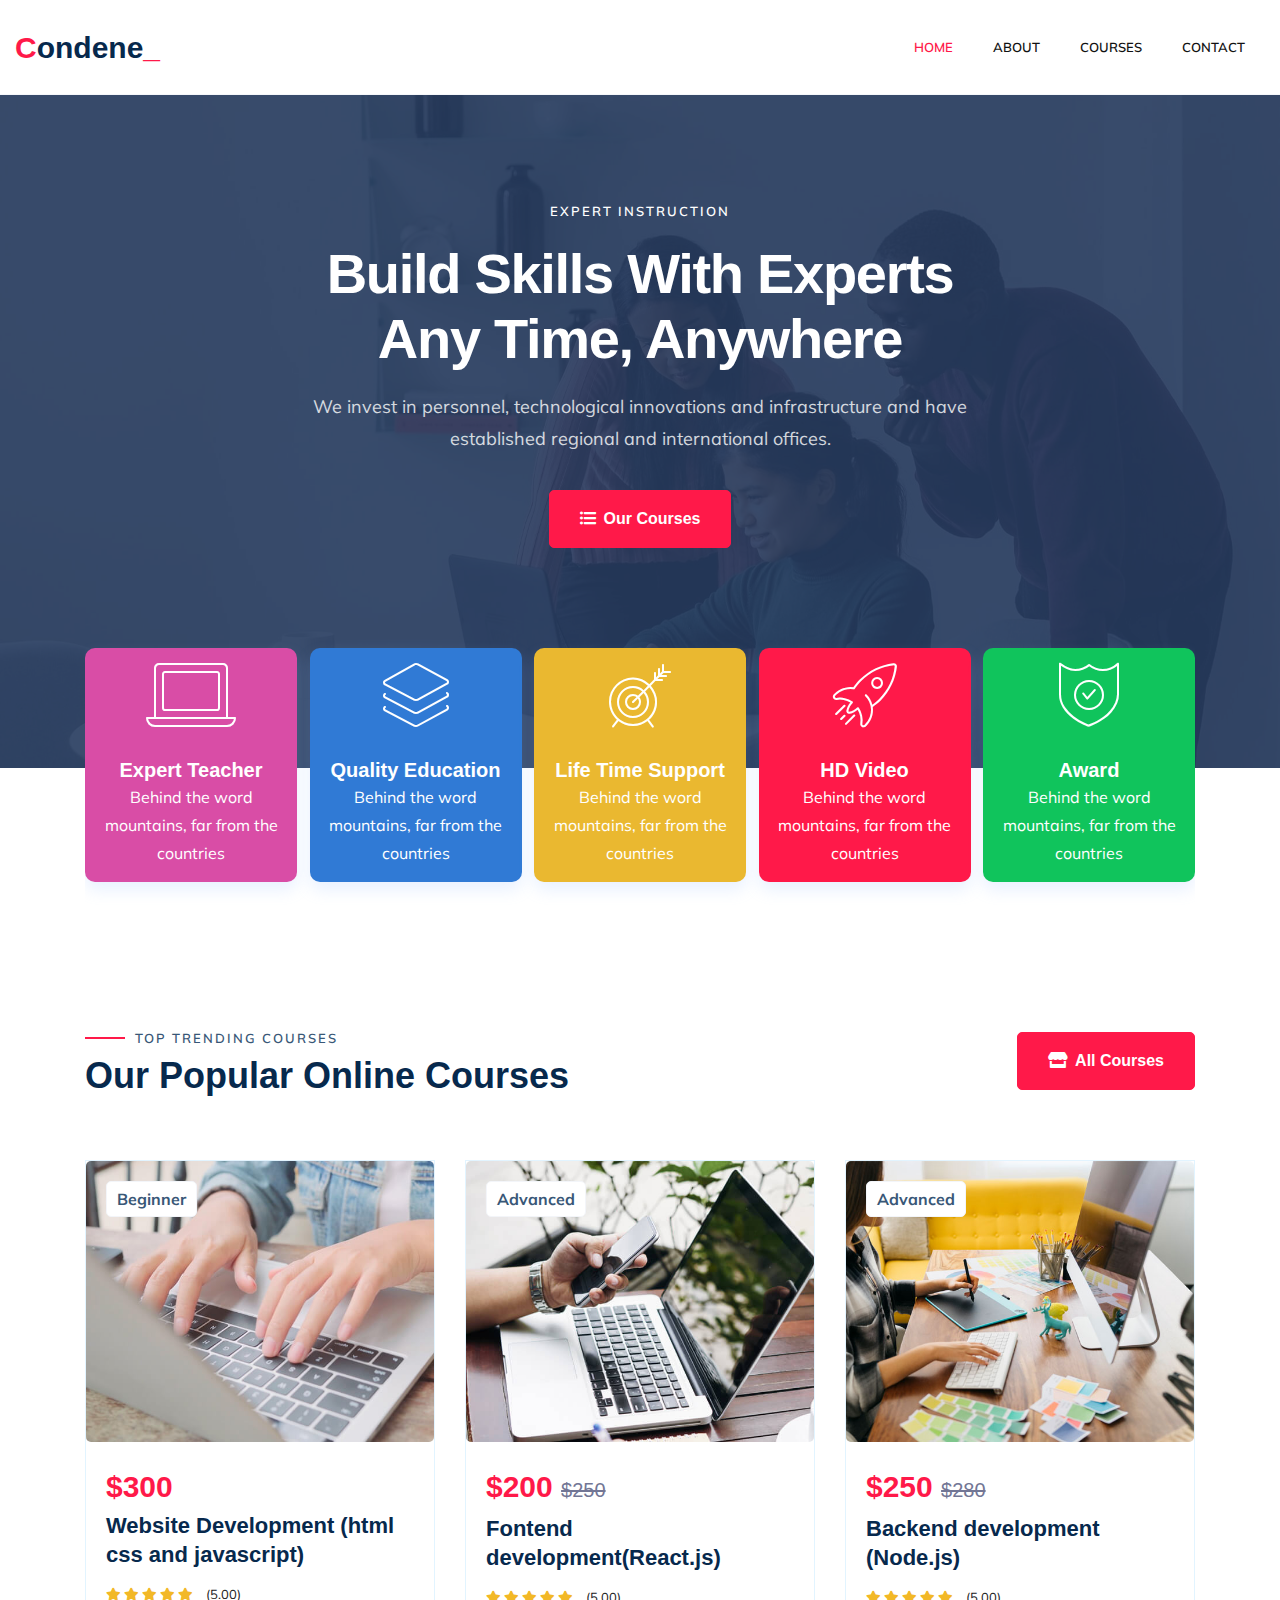
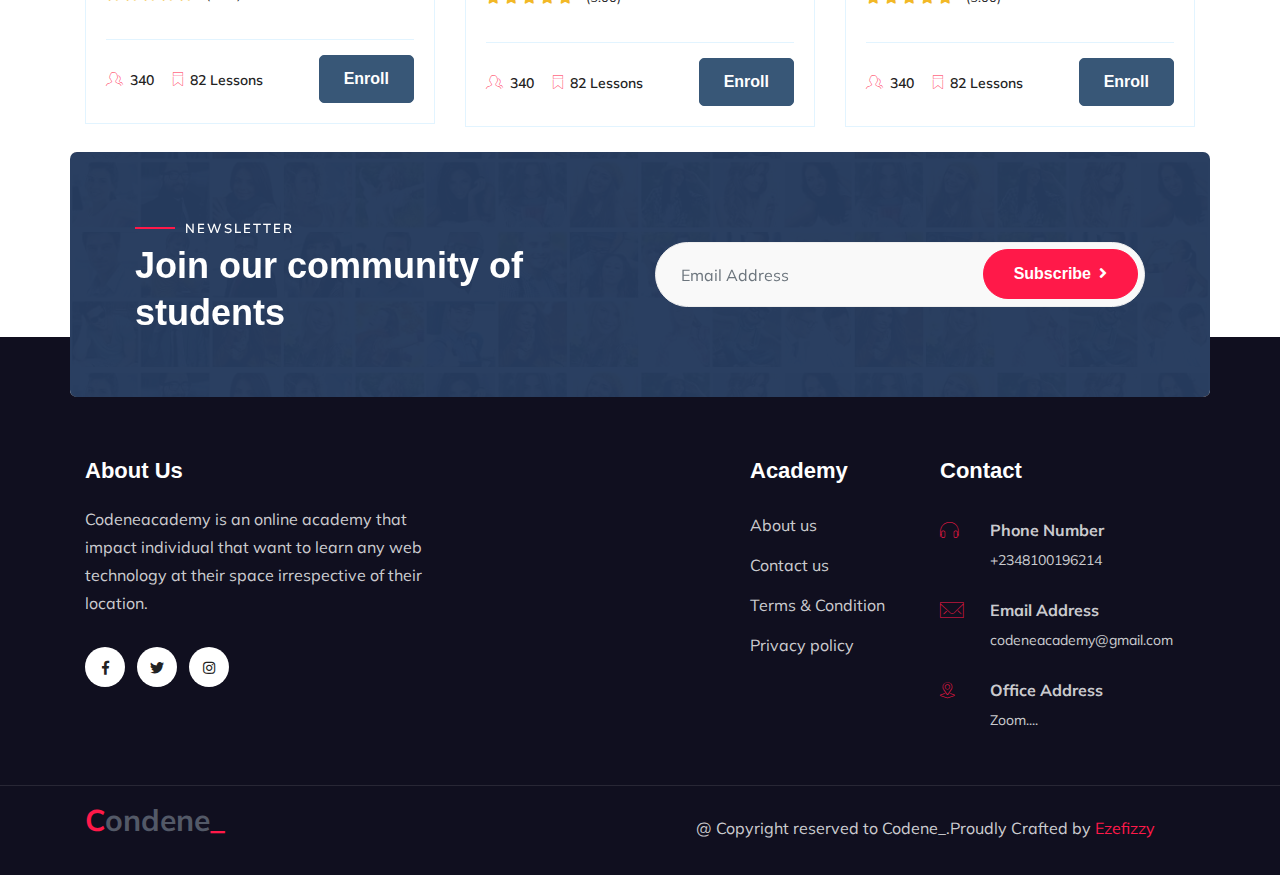
<file: index.html>
<!DOCTYPE html>
<html lang="zxx">

<!-- Mirrored from themeturn.com/tf-db/edutim/edutim/index.html by HTTrack Website Copier/3.x [XR&CO'2014], Sun, 26 Jun 2022 23:21:22 GMT -->
<head>
  <meta http-equiv="Content-Type" content="text/html; charset=UTF-8">
  <meta name="description" content="edutim,coaching, distant learning, education html, health coaching, kids education, language school, learning online html, live training, online courses, online training, remote training, school html theme, training, university html, virtual training  ">
  
  <meta name="author" content="themeturn.com">

  <title> Codeneacademy </title>

  <!-- Mobile Specific Meta-->
  <meta name="viewport" content="width=device-width, initial-scale=1">
  <!-- bootstrap.min css -->
  <link rel="stylesheet" href="assets/vendors/bootstrap/bootstrap.css">
  <!-- Iconfont Css -->
  <link rel="stylesheet" href="assets/vendors/fontawesome/css/all.css">
  <link rel="stylesheet" href="assets/vendors/bicon/css/bicon.min.css">
  <link rel="stylesheet" href="assets/vendors/themify/themify-icons.css">
  
  <!-- animate.css -->
  <link rel="stylesheet" href="assets/vendors/animate-css/animate.css">

  <!-- WooCOmmerce CSS -->
  <!-- <link rel="stylesheet" href="assets/vendors/woocommerce/woocommerce-layouts.css">
  <link rel="stylesheet" href="assets/vendors/woocommerce/woocommerce-small-screen.css">
  <link rel="stylesheet" href="assets/vendors/woocommerce/woocommerce.css"> -->

   <!-- Owl Carousel  CSS -->
  <link rel="stylesheet" href="assets/vendors/owl/assets/owl.carousel.min.css">
  <link rel="stylesheet" href="assets/vendors/owl/assets/owl.theme.default.min.css">

  <!-- Main Stylesheet -->
  <link rel="stylesheet" href="assets/css/style.css">
  <link rel="stylesheet" href="assets/css/responsive.css">

  <script async src="https://pagead2.googlesyndication.com/pagead/js/adsbygoogle.js?client=ca-pub-3420165234652690" crossorigin="anonymous"></script>

</head>

<body id="top-header">
    
<header>
    <!-- Main Menu Start -->
    <div class="site-navigation main_menu menu-2" id="mainmenu-area">
        <nav class="navbar navbar-expand-lg">
            <div class="container-fluid">
                <a class="navbar-brand" href="index.html">
                    <h1 class="img-fluid logo"><span class="a"> C</span>ondene<span class="b">_</span></h1>
                </a>

                <!-- Toggler -->
                <button class="navbar-toggler" type="button" data-toggle="collapse" data-target="#navbarMenu" aria-controls="navbarMenu" aria-expanded="false" aria-label="Toggle navigation">
                    <span class="fa fa-bars"></span>
                </button>

                <!-- Collapse -->
                <div class="collapse navbar-collapse" id="navbarMenu">
                    
                    <ul class="navbar-nav ml-auto">
                        <li class="nav-item"><a class="nav-link active" href="index.html" id="navbar3">Home</a></li>
                        <li class="nav-item"><a class="nav-link" href="about.html" class="nav-link js-scroll-trigger"> About </a></li>
                        <li class="nav-item"><a class="nav-link" href="course-grid.html" id="navbar3">Courses</a></li>
                        <li class="nav-item"> <a href="contact.html" class="nav-link">Contact </a></li>
                    </ul>
                </div> <!-- / .navbar-collapse -->
            </div> <!-- / .container -->
        </nav>
    </div>
</header>


<section class="banner banner-2">
    <div class="container">
        <div class="row justify-content-center">
            <div class="col-md-12 col-lg-8">
                <div class="banner-content center-heading">
                    <span class="subheading">Expert instruction</span>
                    <h1>Build Skills With Experts Any Time, Anywhere </h1>
                    <p>We invest in personnel, technological innovations and infrastructure and have established regional and international offices.</p>
                    <a href="course-grid.html" class="btn btn-main"><i class="fa fa-list-ul mr-2"></i>our Courses </a>  
                </div>
            </div>
        </div> <!-- / .row -->
    </div> <!-- / .container -->
</section>


<section class="category-section2">
    <div class="container">
        <div class="row no-gutters">
            <div class="course-categories">
                <div class="category-item category-bg-1">
                  <a href="#">
                    <div class="category-icon">
                        <i class="bi bi-laptop"></i>
                    </div>
                    <h4>Expert Teacher</h4>
                    <p>Behind the word mountains, far from the countries</p>
                  </a>
                </div>
                <div class="category-item category-bg-2">
                    <a href="#">
                        <div class="category-icon">
                            <i class="bi bi-layer"></i>
                        </div>
                        <h4>Quality Education</h4>
                        <p>Behind the word mountains, far from the countries </p>
                    </a>
                </div>
                <div class="category-item category-bg-3">
                   <a href="#">
                    <div class="category-icon">
                        <i class="bi bi-target-arrow"></i>
                    </div>
                    <h4>Life Time Support</h4>
                    <p>Behind the word mountains, far from the countries</p>
                   </a>
                </div>

                <div class="category-item category-bg-4">
                   <a href="#">
                    <div class="category-icon">
                        <i class="bi bi-rocket2"></i>
                    </div>
                    <h4>HD Video</h4>
                    <p>Behind the word mountains, far from the countries</p>
                   </a>
                </div>

                <div class="category-item category-bg-5">
                   <a href="#">
                    <div class="category-icon">
                        <i class="bi bi-shield"></i>
                    </div>
                    <h4>Award</h4>
                    <p>Behind the word mountains, far from the countries</p>
                   </a>
                </div>
            </div>
        </div>
    </div>
</section>


<section class="section-padding popular-course pb-0">
    <div class="container">
        <div class="row align-items-center">
            <div class="col-lg-6">
                <div class="section-heading">
                    <span class="subheading">Top Trending Courses</span>
                    <h3>Our Popular Online Courses</h3>
                </div>
            </div>

            <div class="col-lg-6">
                <div class="course-btn text-lg-right"><a href="course-grid.html" class="btn btn-main"><i class="fa fa-store mr-2"></i>All Courses</a></div>
            </div>
        </div>

        <div class="row">
            <div class="col-lg-4 col-md-6">
                <div class="course-block">
                    <div class="course-img">
                        <img src="assets/images/course/course1.jpg" alt="" class="img-fluid">
                        <span class="course-label">Beginner</span>
                    </div>
                    
                    <div class="course-content">
                        <div class="course-price ">$300</div>   
                        
                        <h4><a href="#">Website Development (html css and javascript) </a></h4>    
                        <div class="rating">
                            <a href="#"><i class="fa fa-star"></i></a>
                            <a href="#"><i class="fa fa-star"></i></a>
                            <a href="#"><i class="fa fa-star"></i></a>
                            <a href="#"><i class="fa fa-star"></i></a>
                            <a href="#"><i class="fa fa-star"></i></a>
                            <span>(5.00)</span>
                        </div>

                        <div class="course-footer d-lg-flex align-items-center justify-content-between">
                            <div class="course-meta">
                                <span class="course-student"><i class="bi bi-group"></i>340</span>
                                <span class="course-duration"><i class="bi bi-badge3"></i>82 Lessons</span>
                            </div> 
                           
                            <div class="buy-btn"><a href="https://wa.link/ee891w" class="btn btn-main-2 btn-small">Enroll</a></div>
                        </div>
                    </div>
                </div>
            </div>
            <div class="col-lg-4 col-md-6">
                <div class="course-block">
                    <div class="course-img">
                        <img src="assets/images/course/course2.jpg" alt="" class="img-fluid">
                        <span class="course-label">Advanced</span>
                    </div>
                    
                    <div class="course-content">
                        <div class="course-price ">$200 <span class="del">$250</span></div>   
                        
                        <h4><a href="#">Fontend development(React.js)</a></h4>    
                        <div class="rating">
                            <a href="#"><i class="fa fa-star"></i></a>
                            <a href="#"><i class="fa fa-star"></i></a>
                            <a href="#"><i class="fa fa-star"></i></a>
                            <a href="#"><i class="fa fa-star"></i></a>
                            <a href="#"><i class="fa fa-star"></i></a>
                            <span>(5.00)</span>
                        </div>

                        <div class="course-footer d-lg-flex align-items-center justify-content-between">
                            <div class="course-meta">
                                <span class="course-student"><i class="bi bi-group"></i>340</span>
                                <span class="course-duration"><i class="bi bi-badge3"></i>82 Lessons</span>
                            </div> 
                           
                            <div class="buy-btn"><a href="https://wa.link/ee891w" class="btn btn-main-2 btn-small">Enroll</a></div>
                        </div>
                    </div>
                </div>
            </div>
            <div class="col-lg-4 col-md-6">
                <div class="course-block">
                    <div class="course-img">
                        <img src="assets/images/course/course3.jpg" alt="" class="img-fluid">
                        <span class="course-label">Advanced</span>
                    </div>
                    
                    <div class="course-content">
                        <div class="course-price ">$250 <span class="del">$280 </span></div>   
                        
                        <h4><a href="#">Backend development (Node.js)</a></h4>    
                        <div class="rating">
                            <a href="#"><i class="fa fa-star"></i></a>
                            <a href="#"><i class="fa fa-star"></i></a>
                            <a href="#"><i class="fa fa-star"></i></a>
                            <a href="#"><i class="fa fa-star"></i></a>
                            <a href="#"><i class="fa fa-star"></i></a>
                            <span>(5.00)</span>
                        </div>

                        <div class="course-footer d-lg-flex align-items-center justify-content-between">
                            <div class="course-meta">
                                <span class="course-student"><i class="bi bi-group"></i>340</span>
                                <span class="course-duration"><i class="bi bi-badge3"></i>82 Lessons</span>
                            </div> 
                           
                            <div class="buy-btn"><a href="https://wa.link/ee891w" class="btn btn-main-2 btn-small">Enroll</a></div>
                        </div>
                    </div>
                </div>
            </div>
        </div>
    </div>
</section>




<section class="cta-2">
    <div class="container">
        <div class="row align-items-center subscribe-section ">
            <div class="col-lg-6">
                <div class="section-heading white-text">
                    <span class="subheading">Newsletter</span>
                    <h3>Join our community of students</h3>
                </div>
            </div>
            <div class="col-lg-6">
                <div class="subscribe-form">
                    <form action="#">
                        <input type="text" class="form-control" placeholder="Email Address">
                        <a href="#" class="btn btn-main">Subscribe<i class="fa fa-angle-right ml-2"></i> </a>
                    </form>
                </div>
            </div>
        </div>
    </div>
</section>

<section class="footer pt-120">
	<div class="container">
		<div class="row">
			<div class="col-lg-4 mr-auto col-sm-6 col-md-6">
				<div class="widget footer-widget mb-5 mb-lg-0">
					<h5 class="widget-title">About Us</h5>
					<p class="mt-3">Codeneacademy is an online academy that impact individual that want to learn any web technology at their space irrespective of their location.</p>
					<ul class="list-inline footer-socials">
						<li class="list-inline-item"><a href="https://web.facebook.com/codeneacademy/"><i class="fab fa-facebook-f"></i></a></li>
						<li class="list-inline-item"> <a href="https://www.twitter.com/codeneacademy/"><i class="fab fa-twitter"></i></a></li>
						<li class="list-inline-item"><a href="https://www.instagram.com/codeneacademy/"><i class="fab fa-instagram"></i></a></li>
					</ul>
				</div>
			</div>
			
			<div class="col-lg-2 col-sm-6 col-md-6">
				<div class="footer-widget mb-5 mb-lg-0">
					<h5 class="widget-title">Academy</h5>
					<ul class="list-unstyled footer-links">
						<li><a href="about.html">About us</a></li>
						<li><a href="contact.html">Contact us</a></li>
						<li><a href="#">Terms & Condition</a></li>
						<li><a href="#">Privacy policy</a></li>
					</ul>
				</div>
			</div>

			<div class="col-lg-3 col-sm-6 col-md-6">
				<div class="footer-widget footer-contact mb-5 mb-lg-0">
					<h5 class="widget-title">Contact </h5>
					
					<ul class="list-unstyled">
						<li><i class="bi bi-headphone"></i>
							<div>
								<strong>Phone number</strong>
								+2348100196214
							</div>
							
						</li>
						<li> <i class="bi bi-envelop"></i>
							<div>
								<strong>Email Address</strong>
								codeneacademy@gmail.com
							</div>
						</li>
						<li><i class="bi bi-location-pointer"></i>
							<div>
								<strong>Office Address</strong>
								Zoom....
							</div>
						</li>
					</ul>
				</div>
			</div>
		</div>
	</div>

	<div class="footer-btm">
		<div class="container">
			<div class="row justify-content-center align-items-center">
				<div class="col-lg-6">
					<div class="footer-logo">
						<p class="img-fluid logo"><span class="a"> C</span>ondene<span class="b">_</span></p>
					</div>
				</div>
				<div class="col-lg-6">
					<div class="copyright text-lg-center">
						<p>@ Copyright reserved to Codene_.Proudly Crafted by <a href="https://ezefizzy.herokuapp.com/">Ezefizzy</a> </p>
					</div>
				</div>
			</div>
		</div>
	</div>
</section>


<div class="fixed-btm-top">
	<a href="#top-header" class="js-scroll-trigger scroll-to-top"><i class="fa fa-angle-up"></i></a>
</div>



    <!-- 
    Essential Scripts
    =====================================-->
    
    <!-- Main jQuery -->
    <script src="assets/vendors/jquery/jquery.js"></script>
    <!-- Bootstrap 4.5 -->
    <script src="assets/vendors/bootstrap/bootstrap.js"></script>
    <!-- Counterup -->
    <script src="assets/vendors/counterup/waypoint.js"></script>
    <script src="assets/vendors/counterup/jquery.counterup.min.js"></script>
    <script src="assets/vendors/jquery.isotope.js"></script>
    <script src="assets/vendors/imagesloaded.html"></script>
    <!--  Owlk Carousel-->
    <script src="assets/vendors/owl/owl.carousel.min.js"></script>
    <script src="assets/js/script.js"></script>


  </body>
</html>
</file>
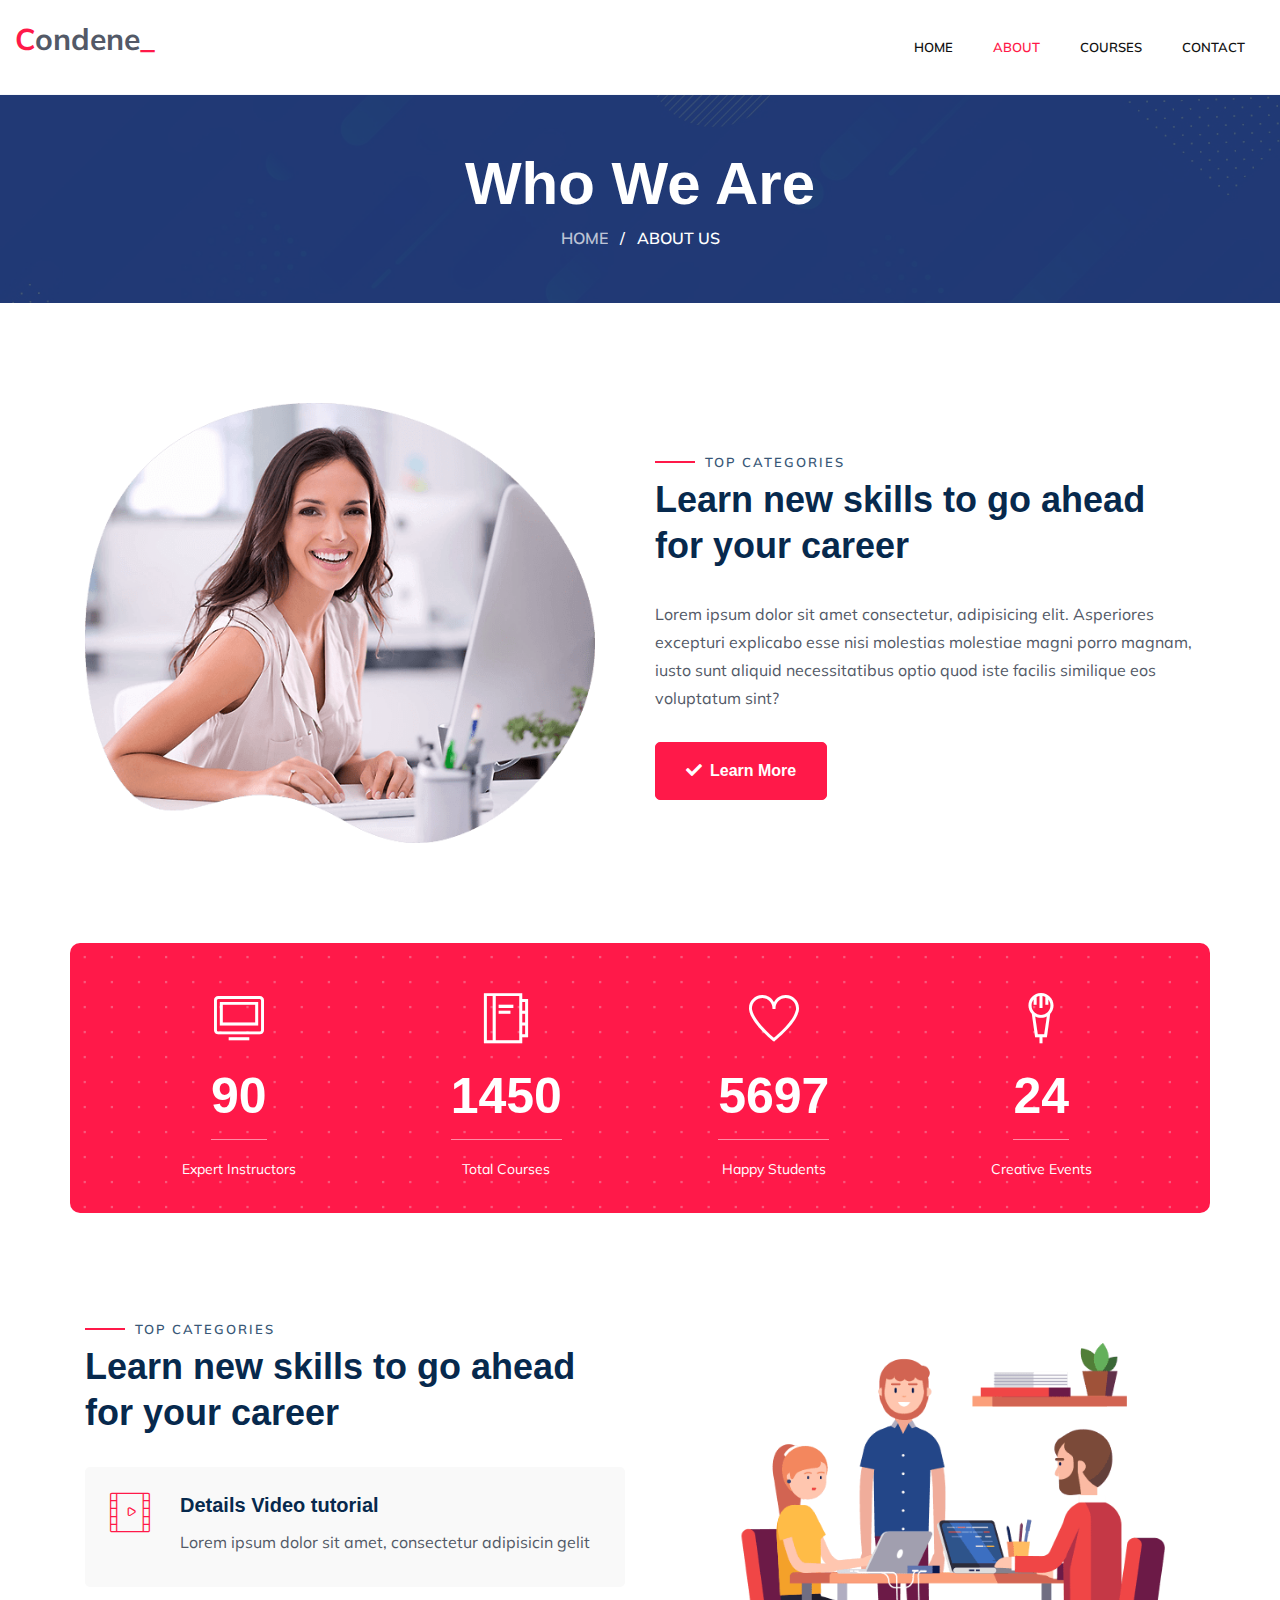
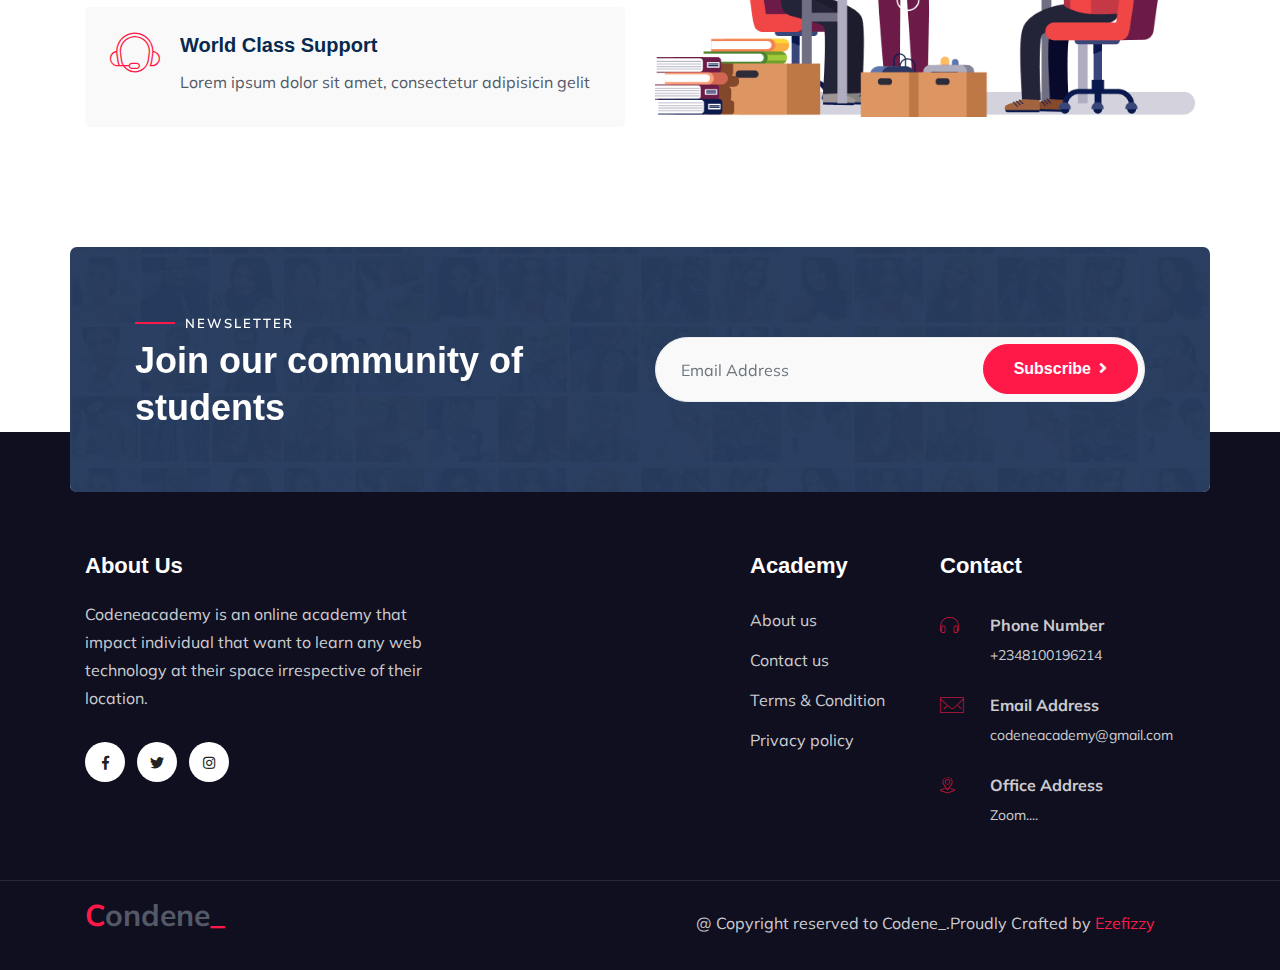
<file: about.html>
<!DOCTYPE html>
<html lang="zxx">

<!-- Mirrored from themeturn.com/tf-db/edutim/edutim/about.html by HTTrack Website Copier/3.x [XR&CO'2014], Sun, 26 Jun 2022 23:24:30 GMT -->
<head>
  <meta http-equiv="Content-Type" content="text/html; charset=UTF-8">
  <meta name="description" content="edutim,coaching, distant learning, education html, health coaching, kids education, language school, learning online html, live training, online courses, online training, remote training, school html theme, training, university html, virtual training  ">
  
  <meta name="author" content="themeturn.com">

  <title> Codeneacademy </title>

  <!-- Mobile Specific Meta-->
  <meta name="viewport" content="width=device-width, initial-scale=1">
  <!-- bootstrap.min css -->
  <link rel="stylesheet" href="assets/vendors/bootstrap/bootstrap.css">
  <!-- Iconfont Css -->
  <link rel="stylesheet" href="assets/vendors/fontawesome/css/all.css">
  <link rel="stylesheet" href="assets/vendors/bicon/css/bicon.min.css">
  <link rel="stylesheet" href="assets/vendors/themify/themify-icons.css">
  <!-- animate.css -->
  <link rel="stylesheet" href="assets/vendors/animate-css/animate.css">
  <!-- WooCOmmerce CSS -->
  <link rel="stylesheet" href="assets/vendors/woocommerce/woocommerce-layouts.css">
  <link rel="stylesheet" href="assets/vendors/woocommerce/woocommerce-small-screen.css">
  <link rel="stylesheet" href="assets/vendors/woocommerce/woocommerce.css">
   <!-- Owl Carousel  CSS -->
  <link rel="stylesheet" href="assets/vendors/owl/assets/owl.carousel.min.css">
  <link rel="stylesheet" href="assets/vendors/owl/assets/owl.theme.default.min.css">

  <!-- Main Stylesheet -->
  <link rel="stylesheet" href="assets/css/style.css">
  <link rel="stylesheet" href="assets/css/responsive.css">

  <script async src="https://pagead2.googlesyndication.com/pagead/js/adsbygoogle.js?client=ca-pub-3420165234652690" crossorigin="anonymous"></script>

</head>

<body id="top-header">

    <header>
        <!-- Main Menu Start -->
        <div class="site-navigation main_menu menu-2" id="mainmenu-area">
            <nav class="navbar navbar-expand-lg">
                <div class="container-fluid">
                    <a class="navbar-brand" href="index.html">
                        <p class="img-fluid logo"><span class="a"> C</span>ondene<span class="b">_</span></p>
                    </a>
    
                    <!-- Toggler -->
    
                    <button class="navbar-toggler" type="button" data-toggle="collapse" data-target="#navbarMenu" aria-controls="navbarMenu" aria-expanded="false" aria-label="Toggle navigation">
                        <span class="fa fa-bars"></span>
                    </button>
    
                    <!-- Collapse -->
                    <div class="collapse navbar-collapse" id="navbarMenu">
                        
                        <ul class="navbar-nav ml-auto">
                            <li class="nav-item"><a class="nav-link" href="index.html" id="navbar3">Home</a></li>
                            <li class="nav-item"><a class="nav-link  active" href="about.html" class="nav-link js-scroll-trigger"> About </a></li>
                            <li class="nav-item"><a class="nav-link" href="course-grid.html" id="navbar3">Courses</a></li>
                            <li class="nav-item"> <a href="contact.html" class="nav-link">Contact </a></li>
                        </ul>
                    </div> <!-- / .navbar-collapse -->
                </div> <!-- / .container -->
            </nav>
        </div>
    </header>

 <!--search overlay start-->
 <div class="search-wrap">
    <div class="overlay">
        <form action="#" class="search-form">
            <div class="container">
                <div class="row">
                    <div class="col-md-10 col-9">
                        <h3>Search Your keyword</h3>
                        <input type="text" class="form-control" placeholder="Search..."/>
                    </div>
                    <div class="col-md-2 col-3 text-right">
                        <div class="search_toggle toggle-wrap d-inline-block">
                            <img class="search-close" src="assets/images/close.png" srcset="assets/images/close@2x.png 2x" alt=""/>
                        </div>
                    </div>
                </div>
            </div>
        </form>
    </div>
</div>
<!--search overlay end-->


<section class="page-header">
  <div class="container">
    <div class="row justify-content-center">
      <div class="col-lg-8">
          <div class="page-header-content">
            <h1>Who we are</h1>
            <ul class="list-inline mb-0">
              <li class="list-inline-item">
                <a href="index.html">Home</a>
              </li>
              <li class="list-inline-item">/</li>
              <li class="list-inline-item">
                  About Us
              </li>
            </ul>
          </div>
      </div>
    </div>
  </div>
</section>

<section class="about-section section-padding about-2">
    <div class="container">
        <div class="row align-items-center">
             <div class="col-lg-6 col-md-12">
               <div class="about-img2">
                   <img src="assets/images/bg/choose.png" alt="" class="img-fluid">
               </div>
            </div>
            <div class="col-lg-6 col-md-12">
                <div class="section-heading">
                    <span class="subheading">Top Categories</span>
                    <h3>Learn new skills to go ahead for your career</h3>
                </div>

                <p>Lorem ipsum dolor sit amet consectetur, adipisicing elit. Asperiores excepturi explicabo esse nisi molestias molestiae magni porro magnam, 
                    iusto sunt aliquid necessitatibus optio quod iste facilis similique eos voluptatum sint?</p>

                <a href="#" class="btn btn-main"><i class="fa fa-check mr-2"></i>Learn More</a>
                
            </div>
        </div>
    </div>
</section>

<section class="counter-wrap pb-100">
    <div class="container">
        <div class="row">
             <div class="col-lg-12 counter-inner">
                <div class="row">
                    <div class="col-lg-3 col-md-6">
                        <div class="counter-item">
                            <i class="ti-desktop"></i>
                            <div class="count">
                                <span class="counter h2">90</span>
                            </div>
                            <p>Expert Instructors</p>
                        </div>
                    </div>
                    <div class="col-lg-3 col-md-6">
                        <div class="counter-item">
                            <i class="ti-agenda"></i>
                            <div class="count">
                                <span class="counter h2">1450</span>
                            </div>
                            <p>Total Courses</p>
                        </div>
                    </div>

                    <div class="col-lg-3 col-md-6">         
                        <div class="counter-item">
                            <i class="ti-heart"></i>
                            <div class="count">
                                <span class="counter h2">5697</span>
                            </div>
                            <p>Happy Students</p>
                        </div>
                    </div>
                
                    <div class="col-lg-3 col-md-6">
                        <div class="counter-item">
                            <i class="ti-microphone-alt"></i>
                            <div class="count">
                                <span class="counter h2">24</span>
                            </div>
                            <p>Creative Events</p>
                        </div>
                    </div>
                </div>
            </div>
        </div>
    </div>
</section>
<section class="about-section section-padding pt-0">
    <div class="container">
        <div class="row align-items-center">
            <div class="col-lg-6 col-md-12">
                <div class="section-heading">
                    <span class="subheading">Top Categories</span>
                    <h3>Learn new skills to go ahead for your career</h3>
                </div>

                <div class="about-content">
                    <div class="about-text-block">
                        <i class="bi bi-film"></i>
                        <h4>Details Video tutorial</h4>
                        <p>Lorem ipsum dolor sit amet, consectetur adipisicin gelit</p>
                    </div>

                     <div class="about-text-block">
                        <i class="bi bi-support"></i>
                        <h4>World Class Support</h4>
                        <p>Lorem ipsum dolor sit amet, consectetur adipisicin gelit</p>
                    </div>
                </div>
            </div>
            <div class="col-lg-6 col-md-12">
                <div class="about-img">
                    <img src="assets/images/bg/2-2.png" alt="" class="img-fluid">
                </div>
             </div>
        </div>
    </div>
</section>


<section class="cta-2">
    <div class="container">
        <div class="row align-items-center subscribe-section ">
            <div class="col-lg-6">
                <div class="section-heading white-text">
                    <span class="subheading">Newsletter</span>
                    <h3>Join our community of students</h3>
                </div>
            </div>
            <div class="col-lg-6">
                <div class="subscribe-form">
                    <form action="#">
                        <input type="text" class="form-control" placeholder="Email Address">
                        <a href="#" class="btn btn-main">Subscribe<i class="fa fa-angle-right ml-2"></i> </a>
                    </form>
                </div>
            </div>
        </div>
    </div>
</section>

<section class="footer pt-120">
	<div class="container">
		<div class="row">
			<div class="col-lg-4 mr-auto col-sm-6 col-md-6">
				<div class="widget footer-widget mb-5 mb-lg-0">
					<h5 class="widget-title">About Us</h5>
					<p class="mt-3">Codeneacademy is an online academy that impact individual that want to learn any web technology at their space irrespective of their location.</p>
					<ul class="list-inline footer-socials">
						<li class="list-inline-item"><a href="https://web.facebook.com/codeneacademy/"><i class="fab fa-facebook-f"></i></a></li>
						<li class="list-inline-item"> <a href="https://www.twitter.com/codeneacademy/"><i class="fab fa-twitter"></i></a></li>
						<li class="list-inline-item"><a href="https://www.instagram.com/codeneacademy/"><i class="fab fa-instagram"></i></a></li>
					</ul>
				</div>
			</div>
			
			<div class="col-lg-2 col-sm-6 col-md-6">
				<div class="footer-widget mb-5 mb-lg-0">
					<h5 class="widget-title">Academy</h5>
					<ul class="list-unstyled footer-links">
						<li><a href="about.html">About us</a></li>
						<li><a href="contact.html">Contact us</a></li>
						<li><a href="#">Terms & Condition</a></li>
						<li><a href="#">Privacy policy</a></li>
					</ul>
				</div>
			</div>

			<div class="col-lg-3 col-sm-6 col-md-6">
				<div class="footer-widget footer-contact mb-5 mb-lg-0">
					<h5 class="widget-title">Contact </h5>
					
					<ul class="list-unstyled">
						<li><i class="bi bi-headphone"></i>
							<div>
								<strong>Phone number</strong>
								+2348100196214
							</div>
							
						</li>
						<li> <i class="bi bi-envelop"></i>
							<div>
								<strong>Email Address</strong>
								codeneacademy@gmail.com
							</div>
						</li>
						<li><i class="bi bi-location-pointer"></i>
							<div>
								<strong>Office Address</strong>
								Zoom....
							</div>
						</li>
					</ul>
				</div>
			</div>
		</div>
	</div>

	<div class="footer-btm">
		<div class="container">
			<div class="row justify-content-center align-items-center">
				<div class="col-lg-6">
					<div class="footer-logo">
						<p class="img-fluid logo"><span class="a"> C</span>ondene<span class="b">_</span></p>
					</div>
				</div>
				<div class="col-lg-6">
					<div class="copyright text-lg-center">
						<p>@ Copyright reserved to Codene_.Proudly Crafted by <a href="https://ezefizzy.herokuapp.com/">Ezefizzy</a> </p>
					</div>
				</div>
			</div>
		</div>
	</div>
</section>


<div class="fixed-btm-top">
	<a href="#top-header" class="js-scroll-trigger scroll-to-top"><i class="fa fa-angle-up"></i></a>
</div>



    <!-- 
    Essential Scripts
    =====================================-->
    
    <!-- Main jQuery -->
    <script src="assets/vendors/jquery/jquery.js"></script>
    <!-- Bootstrap 4.5 -->
    <script src="assets/vendors/bootstrap/bootstrap.js"></script>
    <!-- Counterup -->
    <script src="assets/vendors/counterup/waypoint.js"></script>
    <script src="assets/vendors/counterup/jquery.counterup.min.js"></script>
    <script src="assets/vendors/jquery.isotope.js"></script>
    <script src="assets/vendors/imagesloaded.html"></script>
    <!--  Owlk Carousel-->
    <script src="assets/vendors/owl/owl.carousel.min.js"></script>
    <script src="assets/js/script.js"></script>

  </body>
</html>
</file>
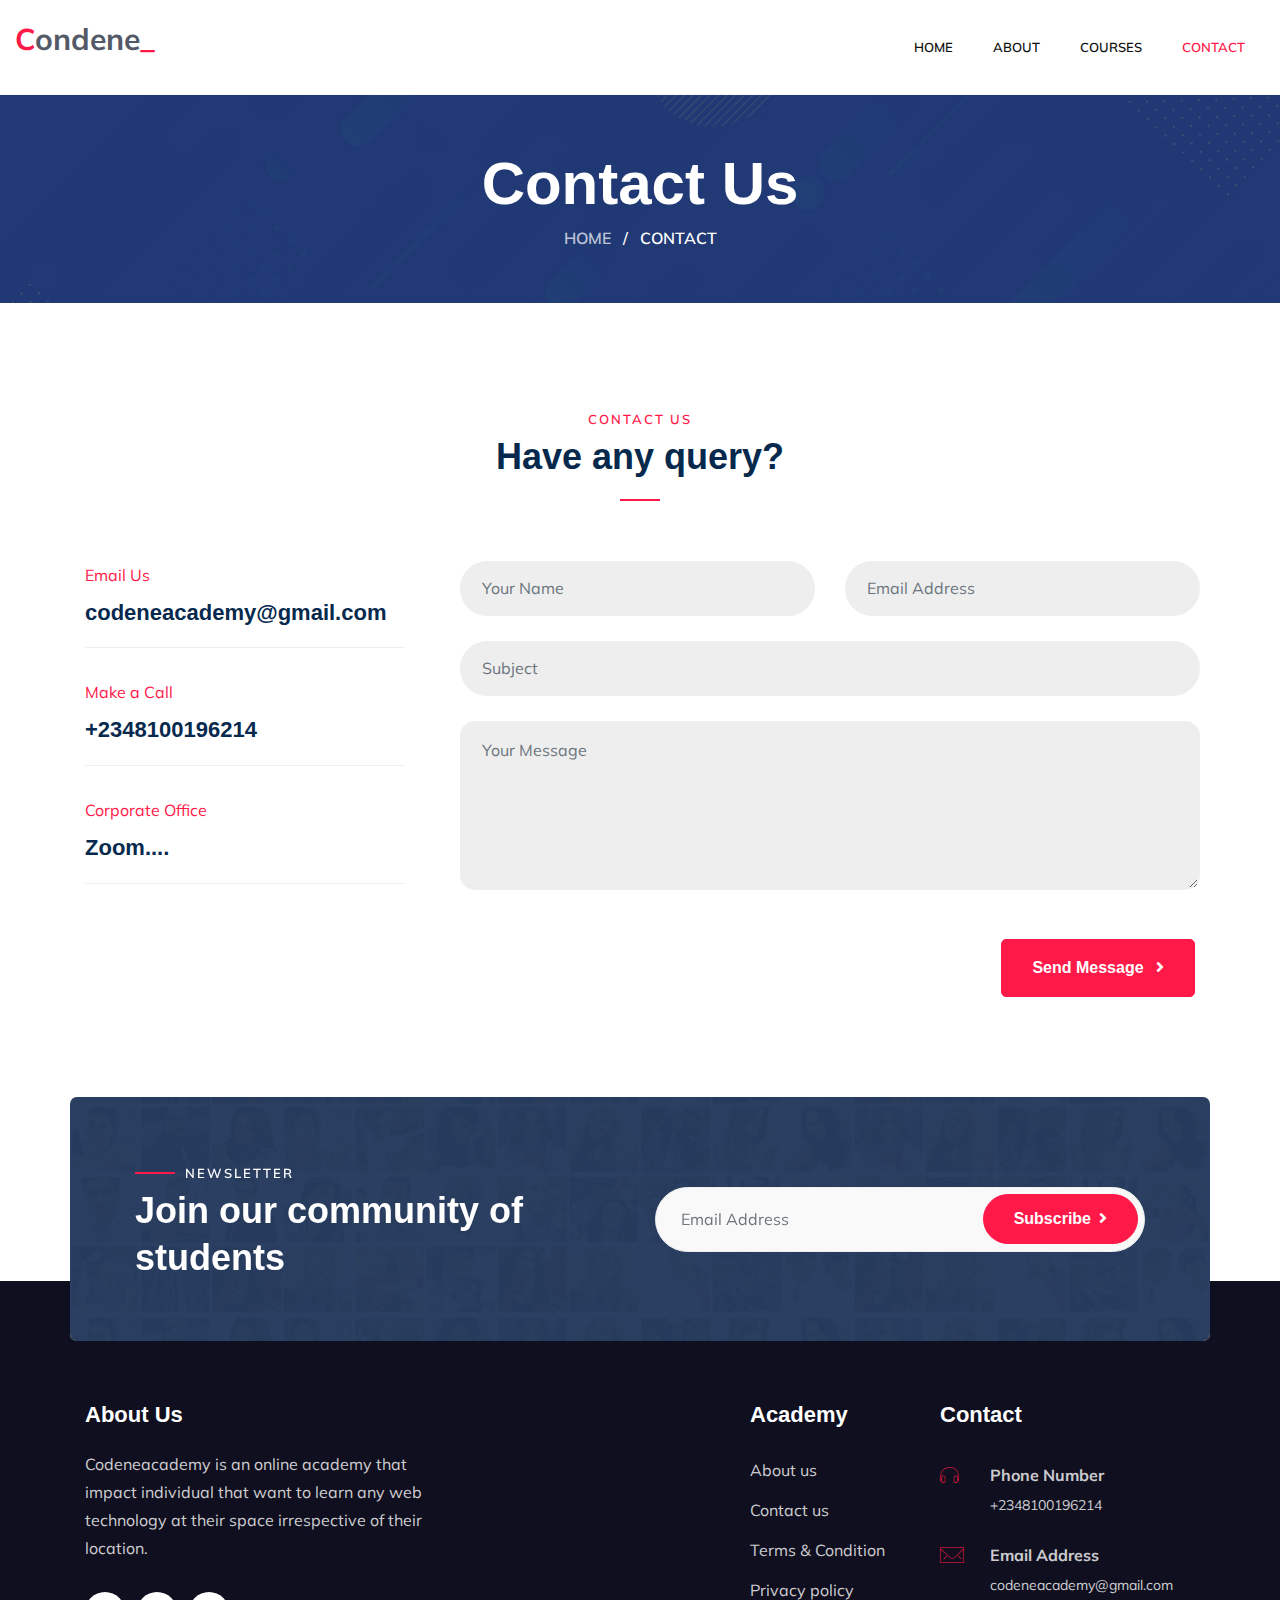
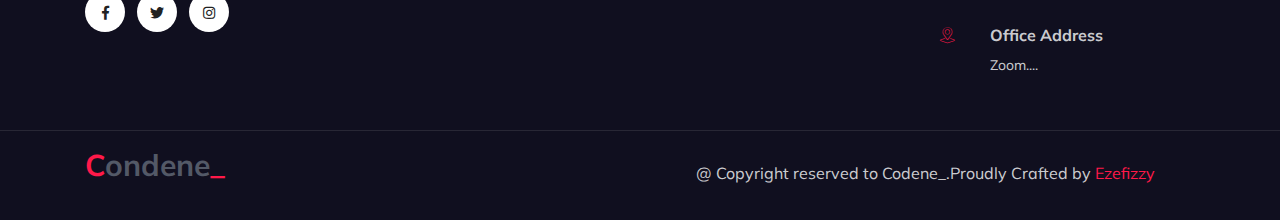
<file: contact.html>
<!DOCTYPE html>
<html lang="zxx">

<!-- Mirrored from themeturn.com/tf-db/edutim/edutim/contact.html by HTTrack Website Copier/3.x [XR&CO'2014], Sun, 26 Jun 2022 23:25:10 GMT -->
<head>
  <meta http-equiv="Content-Type" content="text/html; charset=UTF-8">
  <meta name="description" content="edutim,coaching, distant learning, education html, health coaching, kids education, language school, learning online html, live training, online courses, online training, remote training, school html theme, training, university html, virtual training  ">
  
  <meta name="author" content="themeturn.com">

  <title> Codeneacademy </title>

  <!-- Mobile Specific Meta-->
  <meta name="viewport" content="width=device-width, initial-scale=1">
  <!-- bootstrap.min css -->
  <link rel="stylesheet" href="assets/vendors/bootstrap/bootstrap.css">
  <!-- Iconfont Css -->
  <link rel="stylesheet" href="assets/vendors/fontawesome/css/all.css">
  <link rel="stylesheet" href="assets/vendors/bicon/css/bicon.min.css">
  <link rel="stylesheet" href="assets/vendors/themify/themify-icons.css">
  <!-- animate.css -->
  <link rel="stylesheet" href="assets/vendors/animate-css/animate.css">
  <!-- WooCOmmerce CSS -->
  <link rel="stylesheet" href="assets/vendors/woocommerce/woocommerce-layouts.css">
  <link rel="stylesheet" href="assets/vendors/woocommerce/woocommerce-small-screen.css">
  <link rel="stylesheet" href="assets/vendors/woocommerce/woocommerce.css">
   <!-- Owl Carousel  CSS -->
  <link rel="stylesheet" href="assets/vendors/owl/assets/owl.carousel.min.css">
  <link rel="stylesheet" href="assets/vendors/owl/assets/owl.theme.default.min.css">

  <!-- Main Stylesheet -->
  <link rel="stylesheet" href="assets/css/style.css">
  <link rel="stylesheet" href="assets/css/responsive.css">

  <script async src="https://pagead2.googlesyndication.com/pagead/js/adsbygoogle.js?client=ca-pub-3420165234652690" crossorigin="anonymous"></script>

</head>

<body id="top-header">

    <header>
        <!-- Main Menu Start -->
        <div class="site-navigation main_menu menu-2" id="mainmenu-area">
            <nav class="navbar navbar-expand-lg">
                <div class="container-fluid">
                    <a class="navbar-brand" href="index.html">
                        <p class="img-fluid logo"><span class="a"> C</span>ondene<span class="b">_</span></p>
                    </a>
    
                    <!-- Toggler -->
    
                    <button class="navbar-toggler" type="button" data-toggle="collapse" data-target="#navbarMenu" aria-controls="navbarMenu" aria-expanded="false" aria-label="Toggle navigation">
                        <span class="fa fa-bars"></span>
                    </button>
    
                    <!-- Collapse -->
                    <div class="collapse navbar-collapse" id="navbarMenu">
                        
                        <ul class="navbar-nav ml-auto">
                            <li class="nav-item"><a class="nav-link" href="index.html" id="navbar3">Home</a></li>
                            <li class="nav-item"><a class="nav-link" href="about.html" class="nav-link js-scroll-trigger"> About </a></li>
                            <li class="nav-item"><a class="nav-link" href="course-grid.html" id="navbar3">Courses</a></li>
                            <li class="nav-item"> <a href="contact.html " class="nav-link  active">Contact </a></li>
                        </ul>
                    </div> <!-- / .navbar-collapse -->
                </div> <!-- / .container -->
            </nav>
        </div>
    </header>

 <!--search overlay start-->
 <div class="search-wrap">
    <div class="overlay">
        <form action="#" class="search-form">
            <div class="container">
                <div class="row">
                    <div class="col-md-10 col-9">
                        <h3>Search Your keyword</h3>
                        <input type="text" class="form-control" placeholder="Search..."/>
                    </div>
                    <div class="col-md-2 col-3 text-right">
                        <div class="search_toggle toggle-wrap d-inline-block">
                            <img class="search-close" src="assets/images/close.png" srcset="assets/images/close@2x.png 2x" alt=""/>
                        </div>
                    </div>
                </div>
            </div>
        </form>
    </div>
</div>
<!--search overlay end-->


<section class="page-header">
  <div class="container">
    <div class="row justify-content-center">
      <div class="col-lg-8">
          <div class="page-header-content">
            <h1>Contact Us</h1>
            <ul class="list-inline mb-0">
              <li class="list-inline-item">
                <a href="index.html">Home</a>
              </li>
              <li class="list-inline-item">/</li>
              <li class="list-inline-item">
                  Contact
              </li>
            </ul>
          </div>
      </div>
    </div>
  </div>
</section>

<section class="contact-info section-padding">
    <div class="container">
        <div class="row align-items-center justify-content-center">
            <div class="col-lg-6">
                <div class="section-heading center-heading">
                    <span class="subheading">Contact Us</span>
                    <h3>Have any query?</h3>
                </div>
            </div>
        </div>
       
        <div class="row justify-content-center">
            <div class="col-lg-4">
                <div class="row">
                    <div class="col-lg-12 col-md-6">
                        <div class="contact-item">
                            <p>Email Us</p>
                            <h4>codeneacademy@gmail.com</h4>
                        </div>
                    </div>
                     <div class="col-lg-12 col-md-6">
                        <div class="contact-item">
                            <p>Make a Call</p>
                            <h4>+2348100196214</h4>
                        </div>
                    </div>
                     <div class="col-lg-12 col-md-6">
                        <div class="contact-item">
                            <p>Corporate Office</p>
                            <h4> Zoom.... </h4>
                        </div>
                    </div>
                </div>
            </div>

            <div class="col-lg-8">
                <form class="contact__form form-row " method="POST" action="http://themeturn.com/tf-db/edutim/edutim/mail.php" id="contactForm">
                    <div class="row">
                       <div class="col-12">
                           <div class="alert alert-success contact__msg" style="display: none" role="alert">
                               Your message was sent successfully.
                           </div>
                       </div>
                   </div>

                   <div class="row">
                       <div class="col-lg-6">
                           <div class="form-group">
                               <input type="text" id="name" name="name" class="form-control" placeholder="Your Name">
                           </div>
                       </div>
                       
                       <div class="col-lg-6">
                           <div class="form-group">
                               <input type="text" name="email" id="email" class="form-control" placeholder="Email Address">
                           </div>
                       </div>
                       <div class="col-lg-12">
                           <div class="form-group">
                               <input type="text" name="subject" id="subject" class="form-control" placeholder="Subject">
                           </div>
                       </div>
                       
                       <div class="col-lg-12">
                           <div class="form-group">
                               <textarea id="message" name="message" cols="30" rows="6" class="form-control" placeholder="Your Message"></textarea>    
                           </div>
                       </div>
                   </div>

                   <div class="col-lg-12">
                       <div class="mt-4 text-right">
                           <button class="btn btn-main" type="submit">Send Message <i class="fa fa-angle-right ml-2"></i></button>
                       </div>
                   </div>
               </form> 
            </div>
        </div>
    </div>
</section>

<section class="cta-2">
    <div class="container">
        <div class="row align-items-center subscribe-section ">
            <div class="col-lg-6">
                <div class="section-heading white-text">
                    <span class="subheading">Newsletter</span>
                    <h3>Join our community of students</h3>
                </div>
            </div>
            <div class="col-lg-6">
                <div class="subscribe-form">
                    <form action="#">
                        <input type="text" class="form-control" placeholder="Email Address">
                        <a href="#" class="btn btn-main">Subscribe<i class="fa fa-angle-right ml-2"></i> </a>
                    </form>
                </div>
            </div>
        </div>
    </div>
</section>

<section class="footer pt-120">
	<div class="container">
		<div class="row">
			<div class="col-lg-4 mr-auto col-sm-6 col-md-6">
				<div class="widget footer-widget mb-5 mb-lg-0">
					<h5 class="widget-title">About Us</h5>
					<p class="mt-3">Codeneacademy is an online academy that impact individual that want to learn any web technology at their space irrespective of their location.</p>
					<ul class="list-inline footer-socials">
						<li class="list-inline-item"><a href="https://web.facebook.com/codeneacademy/"><i class="fab fa-facebook-f"></i></a></li>
						<li class="list-inline-item"> <a href="https://www.twitter.com/codeneacademy/"><i class="fab fa-twitter"></i></a></li>
						<li class="list-inline-item"><a href="https://www.instagram.com/codeneacademy/"><i class="fab fa-instagram"></i></a></li>
					</ul>
				</div>
			</div>
			
			<div class="col-lg-2 col-sm-6 col-md-6">
				<div class="footer-widget mb-5 mb-lg-0">
					<h5 class="widget-title">Academy</h5>
					<ul class="list-unstyled footer-links">
						<li><a href="about.html">About us</a></li>
						<li><a href="contact.html">Contact us</a></li>
						<li><a href="#">Terms & Condition</a></li>
						<li><a href="#">Privacy policy</a></li>
					</ul>
				</div>
			</div>

			<div class="col-lg-3 col-sm-6 col-md-6">
				<div class="footer-widget footer-contact mb-5 mb-lg-0">
					<h5 class="widget-title">Contact </h5>
					
					<ul class="list-unstyled">
						<li><i class="bi bi-headphone"></i>
							<div>
								<strong>Phone number</strong>
								+2348100196214
							</div>
							
						</li>
						<li> <i class="bi bi-envelop"></i>
							<div>
								<strong>Email Address</strong>
								codeneacademy@gmail.com
							</div>
						</li>
						<li><i class="bi bi-location-pointer"></i>
							<div>
								<strong>Office Address</strong>
								Zoom....
							</div>
						</li>
					</ul>
				</div>
			</div>
		</div>
	</div>

	<div class="footer-btm">
		<div class="container">
			<div class="row justify-content-center align-items-center">
				<div class="col-lg-6">
					<div class="footer-logo">
						<p class="img-fluid logo"><span class="a"> C</span>ondene<span class="b">_</span></p>
					</div>
				</div>
				<div class="col-lg-6">
					<div class="copyright text-lg-center">
						<p>@ Copyright reserved to Codene_.Proudly Crafted by <a href="https://ezefizzy.herokuapp.com/">Ezefizzy</a> </p>
					</div>
				</div>
			</div>
		</div>
	</div>
</section>


<div class="fixed-btm-top">
	<a href="#top-header" class="js-scroll-trigger scroll-to-top"><i class="fa fa-angle-up"></i></a>
</div>



    <!-- 
    Essential Scripts
    =====================================-->
    
    <!-- Main jQuery -->
    <script src="assets/vendors/jquery/jquery.js"></script>
    <!-- Bootstrap 4.5 -->
    <script src="assets/vendors/bootstrap/bootstrap.js"></script>
    <!-- Counterup -->
    <script src="assets/vendors/counterup/waypoint.js"></script>
    <script src="assets/vendors/counterup/jquery.counterup.min.js"></script>
    <script src="assets/vendors/jquery.isotope.js"></script>
    <script src="assets/vendors/imagesloaded.html"></script>
    <!--  Owlk Carousel-->
    <script src="assets/vendors/owl/owl.carousel.min.js"></script>
    <script src="assets/js/script.js"></script>


  </body>
</html>
</file>
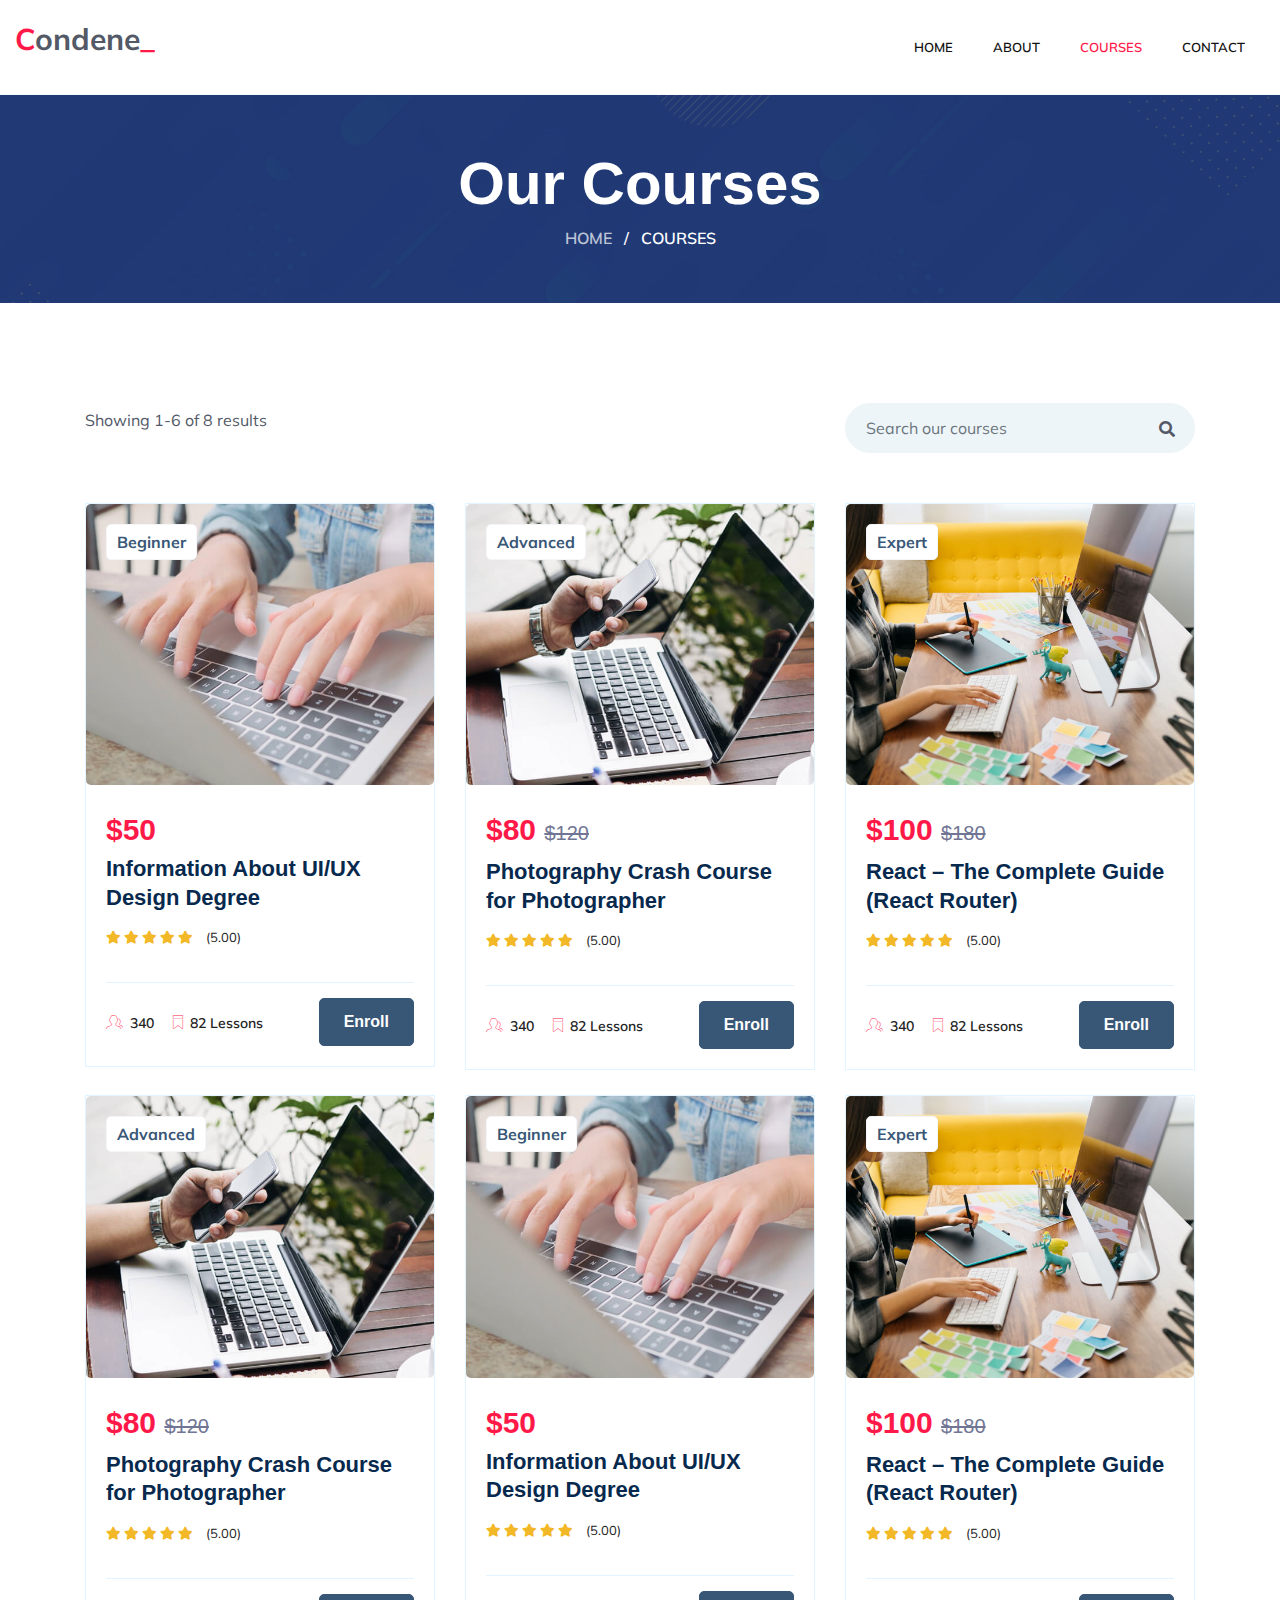
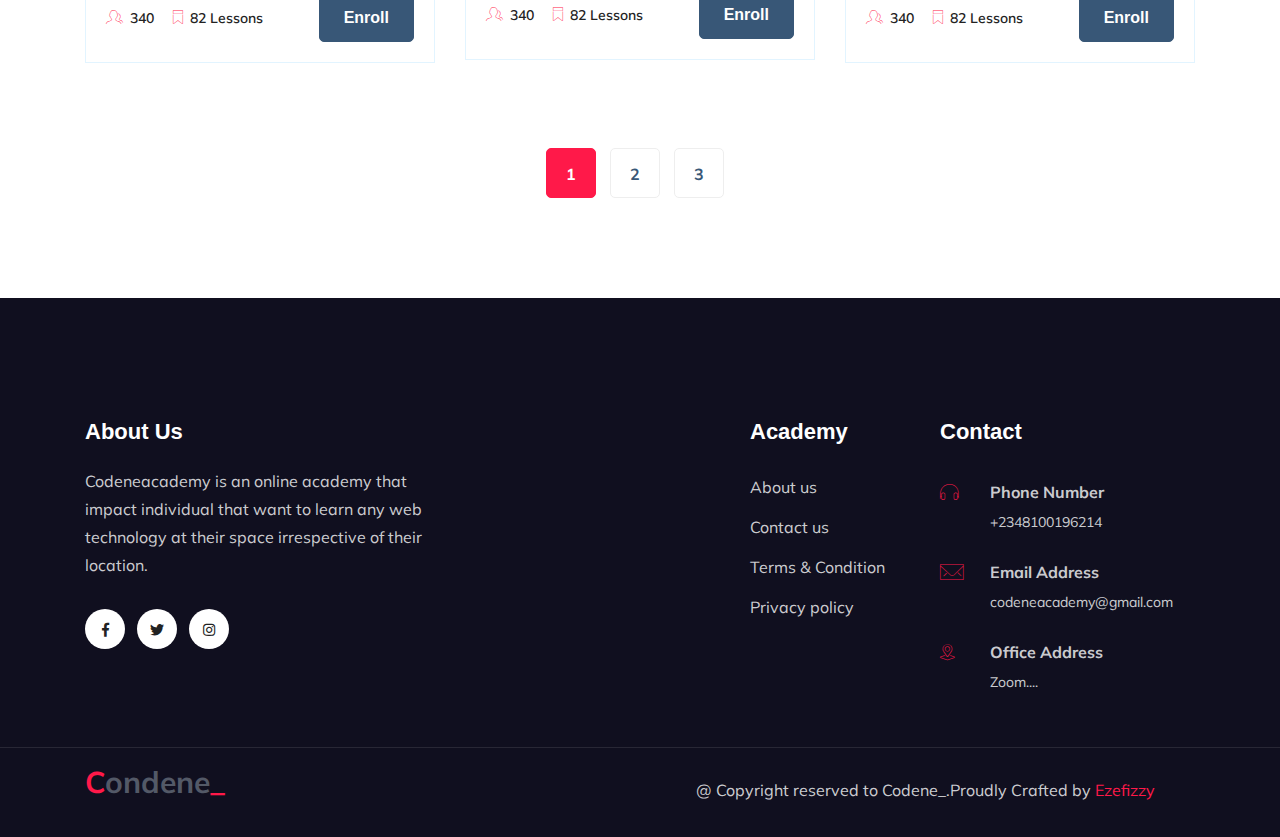
<file: course-grid.html>
<!DOCTYPE html>
<html lang="zxx">

<!-- Mirrored from themeturn.com/tf-db/edutim/edutim/course-grid.html by HTTrack Website Copier/3.x [XR&CO'2014], Sun, 26 Jun 2022 23:24:31 GMT -->
<head>
  <meta http-equiv="Content-Type" content="text/html; charset=UTF-8">
  <meta name="description" content="edutim,coaching, distant learning, education html, health coaching, kids education, language school, learning online html, live training, online courses, online training, remote training, school html theme, training, university html, virtual training  ">
  
  <meta name="author" content="themeturn.com">

  <title> Codeneacademy </title>

  <!-- Mobile Specific Meta-->
  <meta name="viewport" content="width=device-width, initial-scale=1">
  <!-- bootstrap.min css -->
  <link rel="stylesheet" href="assets/vendors/bootstrap/bootstrap.css">
  <!-- Iconfont Css -->
  <link rel="stylesheet" href="assets/vendors/fontawesome/css/all.css">
  <link rel="stylesheet" href="assets/vendors/bicon/css/bicon.min.css">
  <link rel="stylesheet" href="assets/vendors/themify/themify-icons.css">
  <!-- animate.css -->
  <link rel="stylesheet" href="assets/vendors/animate-css/animate.css">
  <!-- WooCOmmerce CSS -->
  <link rel="stylesheet" href="assets/vendors/woocommerce/woocommerce-layouts.css">
  <link rel="stylesheet" href="assets/vendors/woocommerce/woocommerce-small-screen.css">
  <link rel="stylesheet" href="assets/vendors/woocommerce/woocommerce.css">
   <!-- Owl Carousel  CSS -->
  <link rel="stylesheet" href="assets/vendors/owl/assets/owl.carousel.min.css">
  <link rel="stylesheet" href="assets/vendors/owl/assets/owl.theme.default.min.css">

  <!-- Main Stylesheet -->
  <link rel="stylesheet" href="assets/css/style.css">
  <link rel="stylesheet" href="assets/css/responsive.css">

  <script async src="https://pagead2.googlesyndication.com/pagead/js/adsbygoogle.js?client=ca-pub-3420165234652690" crossorigin="anonymous"></script>

</head>

<body id="top-header">

    <header>
        <!-- Main Menu Start -->
        <div class="site-navigation main_menu menu-2" id="mainmenu-area">
            <nav class="navbar navbar-expand-lg">
                <div class="container-fluid">
                    <a class="navbar-brand" href="index.html">
                        <p class="img-fluid logo"><span class="a"> C</span>ondene<span class="b">_</span></p>
                    </a>
    
                    <!-- Toggler -->
    
                    <button class="navbar-toggler" type="button" data-toggle="collapse" data-target="#navbarMenu" aria-controls="navbarMenu" aria-expanded="false" aria-label="Toggle navigation">
                        <span class="fa fa-bars"></span>
                    </button>
    
                    <!-- Collapse -->
                    <div class="collapse navbar-collapse" id="navbarMenu">
                        
                        <ul class="navbar-nav ml-auto">
                            <li class="nav-item"><a class="nav-link" href="index.html" id="navbar3">Home</a></li>
                            <li class="nav-item"><a class="nav-link" href="about.html" class="nav-link js-scroll-trigger"> About </a></li>
                            <li class="nav-item"><a class="nav-link  active" href="course-grid.html" id="navbar3">Courses</a></li>
                            <li class="nav-item"> <a href="contact.html " class="nav-link">Contact </a></li>
                        </ul>
                    </div> <!-- / .navbar-collapse -->
                </div> <!-- / .container -->
            </nav>
        </div>
    </header>

        

 <!--search overlay start-->
 <div class="search-wrap">
    <div class="overlay">
        <form action="#" class="search-form">
            <div class="container">
                <div class="row">
                    <div class="col-md-10 col-9">
                        <h3>Search Your keyword</h3>
                        <input type="text" class="form-control" placeholder="Search..."/>
                    </div>
                    <div class="col-md-2 col-3 text-right">
                        <div class="search_toggle toggle-wrap d-inline-block">
                            <img class="search-close" src="assets/images/close.png" srcset="assets/images/close@2x.png 2x" alt=""/>
                        </div>
                    </div>
                </div>
            </div>
        </form>
    </div>
</div>
<!--search overlay end-->


<section class="page-header">
  <div class="container">
    <div class="row justify-content-center">
      <div class="col-lg-8">
          <div class="page-header-content">
            <h1>Our courses </h1>
            <ul class="list-inline mb-0">
              <li class="list-inline-item">
                <a href="index.html">Home</a>
              </li>
              <li class="list-inline-item">/</li>
              <li class="list-inline-item">
                  Courses
              </li>
            </ul>
          </div>
      </div>
    </div>
  </div>
</section>

<section class="section-padding course">
    <div class="course-top-wrap">
        <div class="container">
            <div class="row align-items-center">
                <div class="col-lg-8">
                    <p>Showing 1-6 of 8 results</p>
                </div>

                <div class="col-lg-4">
                    <div class="topbar-search">
                        <form method="get" action="#">
                            <input type="text"  placeholder="Search our courses" class="form-control">
                            <label><i class="fa fa-search"></i></label>
                        </form>
                    </div>
                </div>
            </div>
        </div>
    </div>


    <div class="container">
        <div class="row">
            <div class="col-lg-4 col-md-6">
                <div class="course-block">
                    <div class="course-img">
                        <img src="assets/images/course/course1.jpg" alt="" class="img-fluid">
                        <span class="course-label">Beginner</span>
                    </div>
                    
                    <div class="course-content">
                        <div class="course-price ">$50</div>   
                        
                        <h4><a href="#">Information About UI/UX Design Degree</a></h4>    
                        <div class="rating">
                            <a href="#"><i class="fa fa-star"></i></a>
                            <a href="#"><i class="fa fa-star"></i></a>
                            <a href="#"><i class="fa fa-star"></i></a>
                            <a href="#"><i class="fa fa-star"></i></a>
                            <a href="#"><i class="fa fa-star"></i></a>
                            <span>(5.00)</span>
                        </div>

                        <div class="course-footer d-lg-flex align-items-center justify-content-between">
                            <div class="course-meta">
                                <span class="course-student"><i class="bi bi-group"></i>340</span>
                                <span class="course-duration"><i class="bi bi-badge3"></i>82 Lessons</span>
                            </div> 
                           
                            <div class="buy-btn"><a href="https://wa.link/ee891w" class="btn btn-main-2 btn-small">Enroll</a></div>
                        </div>
                    </div>
                </div>
            </div>
            <div class="col-lg-4 col-md-6">
                <div class="course-block">
                    <div class="course-img">
                        <img src="assets/images/course/course2.jpg" alt="" class="img-fluid">
                        <span class="course-label">Advanced</span>
                    </div>
                    
                    <div class="course-content">
                        <div class="course-price ">$80 <span class="del">$120</span></div>   
                        
                        <h4><a href="#">Photography Crash Course for Photographer</a></h4>    
                        <div class="rating">
                            <a href="#"><i class="fa fa-star"></i></a>
                            <a href="#"><i class="fa fa-star"></i></a>
                            <a href="#"><i class="fa fa-star"></i></a>
                            <a href="#"><i class="fa fa-star"></i></a>
                            <a href="#"><i class="fa fa-star"></i></a>
                            <span>(5.00)</span>
                        </div>

                        <div class="course-footer d-lg-flex align-items-center justify-content-between">
                            <div class="course-meta">
                                <span class="course-student"><i class="bi bi-group"></i>340</span>
                                <span class="course-duration"><i class="bi bi-badge3"></i>82 Lessons</span>
                            </div> 
                           
                            <div class="buy-btn"><a href="https://wa.link/ee891w" class="btn btn-main-2 btn-small">Enroll</a></div>
                        </div>
                    </div>
                </div>
            </div>
            <div class="col-lg-4 col-md-6">
                <div class="course-block">
                    <div class="course-img">
                        <img src="assets/images/course/course3.jpg" alt="" class="img-fluid">
                        <span class="course-label">Expert</span>
                    </div>
                    
                    <div class="course-content">
                        <div class="course-price ">$100 <span class="del">$180</span></div>   
                        
                        <h4><a href="#">React – The Complete Guide (React Router)</a></h4>    
                        <div class="rating">
                            <a href="#"><i class="fa fa-star"></i></a>
                            <a href="#"><i class="fa fa-star"></i></a>
                            <a href="#"><i class="fa fa-star"></i></a>
                            <a href="#"><i class="fa fa-star"></i></a>
                            <a href="#"><i class="fa fa-star"></i></a>
                            <span>(5.00)</span>
                        </div>

                        <div class="course-footer d-lg-flex align-items-center justify-content-between">
                            <div class="course-meta">
                                <span class="course-student"><i class="bi bi-group"></i>340</span>
                                <span class="course-duration"><i class="bi bi-badge3"></i>82 Lessons</span>
                            </div> 
                           
                            <div class="buy-btn"><a href="https://wa.link/ee891w" class="btn btn-main-2 btn-small">Enroll</a></div>
                        </div>
                    </div>
                </div>
            </div>


            <div class="col-lg-4 col-md-6">
                <div class="course-block">
                    <div class="course-img">
                        <img src="assets/images/course/course2.jpg" alt="" class="img-fluid">
                        <span class="course-label">Advanced</span>
                    </div>
                    
                    <div class="course-content">
                        <div class="course-price ">$80 <span class="del">$120</span></div>   
                        
                        <h4><a href="#">Photography Crash Course for Photographer</a></h4>    
                        <div class="rating">
                            <a href="#"><i class="fa fa-star"></i></a>
                            <a href="#"><i class="fa fa-star"></i></a>
                            <a href="#"><i class="fa fa-star"></i></a>
                            <a href="#"><i class="fa fa-star"></i></a>
                            <a href="#"><i class="fa fa-star"></i></a>
                            <span>(5.00)</span>
                        </div>

                        <div class="course-footer d-lg-flex align-items-center justify-content-between">
                            <div class="course-meta">
                                <span class="course-student"><i class="bi bi-group"></i>340</span>
                                <span class="course-duration"><i class="bi bi-badge3"></i>82 Lessons</span>
                            </div> 
                           
                            <div class="buy-btn"><a href="https://wa.link/ee891w" class="btn btn-main-2 btn-small">Enroll</a></div>
                        </div>
                    </div>
                </div>
            </div>
            <div class="col-lg-4 col-md-6">
                <div class="course-block">
                    <div class="course-img">
                        <img src="assets/images/course/course1.jpg" alt="" class="img-fluid">
                        <span class="course-label">Beginner</span>
                    </div>
                    
                    <div class="course-content">
                        <div class="course-price ">$50</div>   
                        
                        <h4><a href="#">Information About UI/UX Design Degree</a></h4>    
                        <div class="rating">
                            <a href="#"><i class="fa fa-star"></i></a>
                            <a href="#"><i class="fa fa-star"></i></a>
                            <a href="#"><i class="fa fa-star"></i></a>
                            <a href="#"><i class="fa fa-star"></i></a>
                            <a href="#"><i class="fa fa-star"></i></a>
                            <span>(5.00)</span>
                        </div>

                        <div class="course-footer d-lg-flex align-items-center justify-content-between">
                            <div class="course-meta">
                                <span class="course-student"><i class="bi bi-group"></i>340</span>
                                <span class="course-duration"><i class="bi bi-badge3"></i>82 Lessons</span>
                            </div> 
                           
                            <div class="buy-btn"><a href="https://wa.link/ee891w" class="btn btn-main-2 btn-small">Enroll</a></div>
                        </div>
                    </div>
                </div>
            </div>
          
            <div class="col-lg-4 col-md-6">
                <div class="course-block">
                    <div class="course-img">
                        <img src="assets/images/course/course3.jpg" alt="" class="img-fluid">
                        <span class="course-label">Expert</span>
                    </div>
                    
                    <div class="course-content">
                        <div class="course-price ">$100 <span class="del">$180</span></div>   
                        
                        <h4><a href="#">React – The Complete Guide (React Router)</a></h4>    
                        <div class="rating">
                            <a href="#"><i class="fa fa-star"></i></a>
                            <a href="#"><i class="fa fa-star"></i></a>
                            <a href="#"><i class="fa fa-star"></i></a>
                            <a href="#"><i class="fa fa-star"></i></a>
                            <a href="#"><i class="fa fa-star"></i></a>
                            <span>(5.00)</span>
                        </div>

                        <div class="course-footer d-lg-flex align-items-center justify-content-between">
                            <div class="course-meta">
                                <span class="course-student"><i class="bi bi-group"></i>340</span>
                                <span class="course-duration"><i class="bi bi-badge3"></i>82 Lessons</span>
                            </div> 
                           
                            <div class="buy-btn"><a href="https://wa.link/ee891w" class="btn btn-main-2 btn-small">Enroll</a></div>
                        </div>
                    </div>
                </div>
            </div>
        </div>


        <div class="row">
            <div class="col-lg-12">
                <nav class="blog-pagination text-center">
					<ul>
					  <li class="page-num active" ><a href="#">1</a></li>
					  <li class="page-num"><a href="#">2</a></li>
					  <li class="page-num"><a href="#">3</a></li>
					</ul>
				</nav>
            </div>
        </div>
    </div>
</section>


<section class="footer pt-120">
	<div class="container">
		<div class="row">
			<div class="col-lg-4 mr-auto col-sm-6 col-md-6">
				<div class="widget footer-widget mb-5 mb-lg-0">
					<h5 class="widget-title">About Us</h5>
					<p class="mt-3">Codeneacademy is an online academy that impact individual that want to learn any web technology at their space irrespective of their location.</p>
					<ul class="list-inline footer-socials">
						<li class="list-inline-item"><a href="https://web.facebook.com/codeneacademy/"><i class="fab fa-facebook-f"></i></a></li>
						<li class="list-inline-item"> <a href="https://www.twitter.com/codeneacademy/"><i class="fab fa-twitter"></i></a></li>
						<li class="list-inline-item"><a href="https://www.instagram.com/codeneacademy/"><i class="fab fa-instagram"></i></a></li>
					</ul>
				</div>
			</div>
			
			<div class="col-lg-2 col-sm-6 col-md-6">
				<div class="footer-widget mb-5 mb-lg-0">
					<h5 class="widget-title">Academy</h5>
					<ul class="list-unstyled footer-links">
						<li><a href="about.html">About us</a></li>
						<li><a href="contact.html">Contact us</a></li>
						<li><a href="#">Terms & Condition</a></li>
						<li><a href="#">Privacy policy</a></li>
					</ul>
				</div>
			</div>

			<div class="col-lg-3 col-sm-6 col-md-6">
				<div class="footer-widget footer-contact mb-5 mb-lg-0">
					<h5 class="widget-title">Contact </h5>
					
					<ul class="list-unstyled">
						<li><i class="bi bi-headphone"></i>
							<div>
								<strong>Phone number</strong>
								+2348100196214
							</div>
							
						</li>
						<li> <i class="bi bi-envelop"></i>
							<div>
								<strong>Email Address</strong>
								codeneacademy@gmail.com
							</div>
						</li>
						<li><i class="bi bi-location-pointer"></i>
							<div>
								<strong>Office Address</strong>
								Zoom....
							</div>
						</li>
					</ul>
				</div>
			</div>
		</div>
	</div>

	<div class="footer-btm">
		<div class="container">
			<div class="row justify-content-center align-items-center">
				<div class="col-lg-6">
					<div class="footer-logo">
						<p class="img-fluid logo"><span class="a"> C</span>ondene<span class="b">_</span></p>
					</div>
				</div>
				<div class="col-lg-6">
					<div class="copyright text-lg-center">
						<p>@ Copyright reserved to Codene_.Proudly Crafted by <a href="https://ezefizzy.herokuapp.com/">Ezefizzy</a> </p>
					</div>
				</div>
			</div>
		</div>
	</div>
</section>


<div class="fixed-btm-top">
	<a href="#top-header" class="js-scroll-trigger scroll-to-top"><i class="fa fa-angle-up"></i></a>
</div>



    <!-- 
    Essential Scripts
    =====================================-->
    
    <!-- Main jQuery -->
    <script src="assets/vendors/jquery/jquery.js"></script>
    <!-- Bootstrap 4.5 -->
    <script src="assets/vendors/bootstrap/bootstrap.js"></script>
    <!-- Counterup -->
    <script src="assets/vendors/counterup/waypoint.js"></script>
    <script src="assets/vendors/counterup/jquery.counterup.min.js"></script>
    <script src="assets/vendors/jquery.isotope.js"></script>
    <script src="assets/vendors/imagesloaded.html"></script>
    <!--  Owlk Carousel-->
    <script src="assets/vendors/owl/owl.carousel.min.js"></script>
    <script src="assets/js/script.js"></script>

  </body>
</html>
</file>
<file: assets/vendors/fontawesome/css/all.css>
.fa,
.fas,
.far,
.fal,
.fab {
  -moz-osx-font-smoothing: grayscale;
  -webkit-font-smoothing: antialiased;
  display: inline-block;
  font-style: normal;
  font-variant: normal;
  text-rendering: auto;
  line-height: 1; }

.fa-lg {
  font-size: 1.33333em;
  line-height: 0.75em;
  vertical-align: -.0667em; }

.fa-xs {
  font-size: .75em; }

.fa-sm {
  font-size: .875em; }

.fa-1x {
  font-size: 1em; }

.fa-2x {
  font-size: 2em; }

.fa-3x {
  font-size: 3em; }

.fa-4x {
  font-size: 4em; }

.fa-5x {
  font-size: 5em; }

.fa-6x {
  font-size: 6em; }

.fa-7x {
  font-size: 7em; }

.fa-8x {
  font-size: 8em; }

.fa-9x {
  font-size: 9em; }

.fa-10x {
  font-size: 10em; }

.fa-fw {
  text-align: center;
  width: 1.25em; }

.fa-ul {
  list-style-type: none;
  margin-left: 2.5em;
  padding-left: 0; }
  .fa-ul > li {
    position: relative; }

.fa-li {
  left: -2em;
  position: absolute;
  text-align: center;
  width: 2em;
  line-height: inherit; }

.fa-border {
  border: solid 0.08em #eee;
  border-radius: .1em;
  padding: .2em .25em .15em; }

.fa-pull-left {
  float: left; }

.fa-pull-right {
  float: right; }

.fa.fa-pull-left,
.fas.fa-pull-left,
.far.fa-pull-left,
.fal.fa-pull-left,
.fab.fa-pull-left {
  margin-right: .3em; }

.fa.fa-pull-right,
.fas.fa-pull-right,
.far.fa-pull-right,
.fal.fa-pull-right,
.fab.fa-pull-right {
  margin-left: .3em; }

.fa-spin {
  -webkit-animation: fa-spin 2s infinite linear;
          animation: fa-spin 2s infinite linear; }

.fa-pulse {
  -webkit-animation: fa-spin 1s infinite steps(8);
          animation: fa-spin 1s infinite steps(8); }

@-webkit-keyframes fa-spin {
  0% {
    -webkit-transform: rotate(0deg);
            transform: rotate(0deg); }
  100% {
    -webkit-transform: rotate(360deg);
            transform: rotate(360deg); } }

@keyframes fa-spin {
  0% {
    -webkit-transform: rotate(0deg);
            transform: rotate(0deg); }
  100% {
    -webkit-transform: rotate(360deg);
            transform: rotate(360deg); } }

.fa-rotate-90 {
  -ms-filter: "progid:DXImageTransform.Microsoft.BasicImage(rotation=1)";
  -webkit-transform: rotate(90deg);
          transform: rotate(90deg); }

.fa-rotate-180 {
  -ms-filter: "progid:DXImageTransform.Microsoft.BasicImage(rotation=2)";
  -webkit-transform: rotate(180deg);
          transform: rotate(180deg); }

.fa-rotate-270 {
  -ms-filter: "progid:DXImageTransform.Microsoft.BasicImage(rotation=3)";
  -webkit-transform: rotate(270deg);
          transform: rotate(270deg); }

.fa-flip-horizontal {
  -ms-filter: "progid:DXImageTransform.Microsoft.BasicImage(rotation=0, mirror=1)";
  -webkit-transform: scale(-1, 1);
          transform: scale(-1, 1); }

.fa-flip-vertical {
  -ms-filter: "progid:DXImageTransform.Microsoft.BasicImage(rotation=2, mirror=1)";
  -webkit-transform: scale(1, -1);
          transform: scale(1, -1); }

.fa-flip-both, .fa-flip-horizontal.fa-flip-vertical {
  -ms-filter: "progid:DXImageTransform.Microsoft.BasicImage(rotation=2, mirror=1)";
  -webkit-transform: scale(-1, -1);
          transform: scale(-1, -1); }

:root .fa-rotate-90,
:root .fa-rotate-180,
:root .fa-rotate-270,
:root .fa-flip-horizontal,
:root .fa-flip-vertical,
:root .fa-flip-both {
  -webkit-filter: none;
          filter: none; }

.fa-stack {
  display: inline-block;
  height: 2em;
  line-height: 2em;
  position: relative;
  vertical-align: middle;
  width: 2.5em; }

.fa-stack-1x,
.fa-stack-2x {
  left: 0;
  position: absolute;
  text-align: center;
  width: 100%; }

.fa-stack-1x {
  line-height: inherit; }

.fa-stack-2x {
  font-size: 2em; }

.fa-inverse {
  color: #fff; }

/* Font Awesome uses the Unicode Private Use Area (PUA) to ensure screen
readers do not read off random characters that represent icons */
.fa-500px:before {
  content: "\f26e"; }

.fa-accessible-icon:before {
  content: "\f368"; }

.fa-accusoft:before {
  content: "\f369"; }

.fa-acquisitions-incorporated:before {
  content: "\f6af"; }

.fa-ad:before {
  content: "\f641"; }

.fa-address-book:before {
  content: "\f2b9"; }

.fa-address-card:before {
  content: "\f2bb"; }

.fa-adjust:before {
  content: "\f042"; }

.fa-adn:before {
  content: "\f170"; }

.fa-adobe:before {
  content: "\f778"; }

.fa-adversal:before {
  content: "\f36a"; }

.fa-affiliatetheme:before {
  content: "\f36b"; }

.fa-air-freshener:before {
  content: "\f5d0"; }

.fa-algolia:before {
  content: "\f36c"; }

.fa-align-center:before {
  content: "\f037"; }

.fa-align-justify:before {
  content: "\f039"; }

.fa-align-left:before {
  content: "\f036"; }

.fa-align-right:before {
  content: "\f038"; }

.fa-alipay:before {
  content: "\f642"; }

.fa-allergies:before {
  content: "\f461"; }

.fa-amazon:before {
  content: "\f270"; }

.fa-amazon-pay:before {
  content: "\f42c"; }

.fa-ambulance:before {
  content: "\f0f9"; }

.fa-american-sign-language-interpreting:before {
  content: "\f2a3"; }

.fa-amilia:before {
  content: "\f36d"; }

.fa-anchor:before {
  content: "\f13d"; }

.fa-android:before {
  content: "\f17b"; }

.fa-angellist:before {
  content: "\f209"; }

.fa-angle-double-down:before {
  content: "\f103"; }

.fa-angle-double-left:before {
  content: "\f100"; }

.fa-angle-double-right:before {
  content: "\f101"; }

.fa-angle-double-up:before {
  content: "\f102"; }

.fa-angle-down:before {
  content: "\f107"; }

.fa-angle-left:before {
  content: "\f104"; }

.fa-angle-right:before {
  content: "\f105"; }

.fa-angle-up:before {
  content: "\f106"; }

.fa-angry:before {
  content: "\f556"; }

.fa-angrycreative:before {
  content: "\f36e"; }

.fa-angular:before {
  content: "\f420"; }

.fa-ankh:before {
  content: "\f644"; }

.fa-app-store:before {
  content: "\f36f"; }

.fa-app-store-ios:before {
  content: "\f370"; }

.fa-apper:before {
  content: "\f371"; }

.fa-apple:before {
  content: "\f179"; }

.fa-apple-alt:before {
  content: "\f5d1"; }

.fa-apple-pay:before {
  content: "\f415"; }

.fa-archive:before {
  content: "\f187"; }

.fa-archway:before {
  content: "\f557"; }

.fa-arrow-alt-circle-down:before {
  content: "\f358"; }

.fa-arrow-alt-circle-left:before {
  content: "\f359"; }

.fa-arrow-alt-circle-right:before {
  content: "\f35a"; }

.fa-arrow-alt-circle-up:before {
  content: "\f35b"; }

.fa-arrow-circle-down:before {
  content: "\f0ab"; }

.fa-arrow-circle-left:before {
  content: "\f0a8"; }

.fa-arrow-circle-right:before {
  content: "\f0a9"; }

.fa-arrow-circle-up:before {
  content: "\f0aa"; }

.fa-arrow-down:before {
  content: "\f063"; }

.fa-arrow-left:before {
  content: "\f060"; }

.fa-arrow-right:before {
  content: "\f061"; }

.fa-arrow-up:before {
  content: "\f062"; }

.fa-arrows-alt:before {
  content: "\f0b2"; }

.fa-arrows-alt-h:before {
  content: "\f337"; }

.fa-arrows-alt-v:before {
  content: "\f338"; }

.fa-artstation:before {
  content: "\f77a"; }

.fa-assistive-listening-systems:before {
  content: "\f2a2"; }

.fa-asterisk:before {
  content: "\f069"; }

.fa-asymmetrik:before {
  content: "\f372"; }

.fa-at:before {
  content: "\f1fa"; }

.fa-atlas:before {
  content: "\f558"; }

.fa-atlassian:before {
  content: "\f77b"; }

.fa-atom:before {
  content: "\f5d2"; }

.fa-audible:before {
  content: "\f373"; }

.fa-audio-description:before {
  content: "\f29e"; }

.fa-autoprefixer:before {
  content: "\f41c"; }

.fa-avianex:before {
  content: "\f374"; }

.fa-aviato:before {
  content: "\f421"; }

.fa-award:before {
  content: "\f559"; }

.fa-aws:before {
  content: "\f375"; }

.fa-baby:before {
  content: "\f77c"; }

.fa-baby-carriage:before {
  content: "\f77d"; }

.fa-backspace:before {
  content: "\f55a"; }

.fa-backward:before {
  content: "\f04a"; }

.fa-bacon:before {
  content: "\f7e5"; }

.fa-balance-scale:before {
  content: "\f24e"; }

.fa-ban:before {
  content: "\f05e"; }

.fa-band-aid:before {
  content: "\f462"; }

.fa-bandcamp:before {
  content: "\f2d5"; }

.fa-barcode:before {
  content: "\f02a"; }

.fa-bars:before {
  content: "\f0c9"; }

.fa-baseball-ball:before {
  content: "\f433"; }

.fa-basketball-ball:before {
  content: "\f434"; }

.fa-bath:before {
  content: "\f2cd"; }

.fa-battery-empty:before {
  content: "\f244"; }

.fa-battery-full:before {
  content: "\f240"; }

.fa-battery-half:before {
  content: "\f242"; }

.fa-battery-quarter:before {
  content: "\f243"; }

.fa-battery-three-quarters:before {
  content: "\f241"; }

.fa-bed:before {
  content: "\f236"; }

.fa-beer:before {
  content: "\f0fc"; }

.fa-behance:before {
  content: "\f1b4"; }

.fa-behance-square:before {
  content: "\f1b5"; }

.fa-bell:before {
  content: "\f0f3"; }

.fa-bell-slash:before {
  content: "\f1f6"; }

.fa-bezier-curve:before {
  content: "\f55b"; }

.fa-bible:before {
  content: "\f647"; }

.fa-bicycle:before {
  content: "\f206"; }

.fa-bimobject:before {
  content: "\f378"; }

.fa-binoculars:before {
  content: "\f1e5"; }

.fa-biohazard:before {
  content: "\f780"; }

.fa-birthday-cake:before {
  content: "\f1fd"; }

.fa-bitbucket:before {
  content: "\f171"; }

.fa-bitcoin:before {
  content: "\f379"; }

.fa-bity:before {
  content: "\f37a"; }

.fa-black-tie:before {
  content: "\f27e"; }

.fa-blackberry:before {
  content: "\f37b"; }

.fa-blender:before {
  content: "\f517"; }

.fa-blender-phone:before {
  content: "\f6b6"; }

.fa-blind:before {
  content: "\f29d"; }

.fa-blog:before {
  content: "\f781"; }

.fa-blogger:before {
  content: "\f37c"; }

.fa-blogger-b:before {
  content: "\f37d"; }

.fa-bluetooth:before {
  content: "\f293"; }

.fa-bluetooth-b:before {
  content: "\f294"; }

.fa-bold:before {
  content: "\f032"; }

.fa-bolt:before {
  content: "\f0e7"; }

.fa-bomb:before {
  content: "\f1e2"; }

.fa-bone:before {
  content: "\f5d7"; }

.fa-bong:before {
  content: "\f55c"; }

.fa-book:before {
  content: "\f02d"; }

.fa-book-dead:before {
  content: "\f6b7"; }

.fa-book-medical:before {
  content: "\f7e6"; }

.fa-book-open:before {
  content: "\f518"; }

.fa-book-reader:before {
  content: "\f5da"; }

.fa-bookmark:before {
  content: "\f02e"; }

.fa-bowling-ball:before {
  content: "\f436"; }

.fa-box:before {
  content: "\f466"; }

.fa-box-open:before {
  content: "\f49e"; }

.fa-boxes:before {
  content: "\f468"; }

.fa-braille:before {
  content: "\f2a1"; }

.fa-brain:before {
  content: "\f5dc"; }

.fa-bread-slice:before {
  content: "\f7ec"; }

.fa-briefcase:before {
  content: "\f0b1"; }

.fa-briefcase-medical:before {
  content: "\f469"; }

.fa-broadcast-tower:before {
  content: "\f519"; }

.fa-broom:before {
  content: "\f51a"; }

.fa-brush:before {
  content: "\f55d"; }

.fa-btc:before {
  content: "\f15a"; }

.fa-bug:before {
  content: "\f188"; }

.fa-building:before {
  content: "\f1ad"; }

.fa-bullhorn:before {
  content: "\f0a1"; }

.fa-bullseye:before {
  content: "\f140"; }

.fa-burn:before {
  content: "\f46a"; }

.fa-buromobelexperte:before {
  content: "\f37f"; }

.fa-bus:before {
  content: "\f207"; }

.fa-bus-alt:before {
  content: "\f55e"; }

.fa-business-time:before {
  content: "\f64a"; }

.fa-buysellads:before {
  content: "\f20d"; }

.fa-calculator:before {
  content: "\f1ec"; }

.fa-calendar:before {
  content: "\f133"; }

.fa-calendar-alt:before {
  content: "\f073"; }

.fa-calendar-check:before {
  content: "\f274"; }

.fa-calendar-day:before {
  content: "\f783"; }

.fa-calendar-minus:before {
  content: "\f272"; }

.fa-calendar-plus:before {
  content: "\f271"; }

.fa-calendar-times:before {
  content: "\f273"; }

.fa-calendar-week:before {
  content: "\f784"; }

.fa-camera:before {
  content: "\f030"; }

.fa-camera-retro:before {
  content: "\f083"; }

.fa-campground:before {
  content: "\f6bb"; }

.fa-canadian-maple-leaf:before {
  content: "\f785"; }

.fa-candy-cane:before {
  content: "\f786"; }

.fa-cannabis:before {
  content: "\f55f"; }

.fa-capsules:before {
  content: "\f46b"; }

.fa-car:before {
  content: "\f1b9"; }

.fa-car-alt:before {
  content: "\f5de"; }

.fa-car-battery:before {
  content: "\f5df"; }

.fa-car-crash:before {
  content: "\f5e1"; }

.fa-car-side:before {
  content: "\f5e4"; }

.fa-caret-down:before {
  content: "\f0d7"; }

.fa-caret-left:before {
  content: "\f0d9"; }

.fa-caret-right:before {
  content: "\f0da"; }

.fa-caret-square-down:before {
  content: "\f150"; }

.fa-caret-square-left:before {
  content: "\f191"; }

.fa-caret-square-right:before {
  content: "\f152"; }

.fa-caret-square-up:before {
  content: "\f151"; }

.fa-caret-up:before {
  content: "\f0d8"; }

.fa-carrot:before {
  content: "\f787"; }

.fa-cart-arrow-down:before {
  content: "\f218"; }

.fa-cart-plus:before {
  content: "\f217"; }

.fa-cash-register:before {
  content: "\f788"; }

.fa-cat:before {
  content: "\f6be"; }

.fa-cc-amazon-pay:before {
  content: "\f42d"; }

.fa-cc-amex:before {
  content: "\f1f3"; }

.fa-cc-apple-pay:before {
  content: "\f416"; }

.fa-cc-diners-club:before {
  content: "\f24c"; }

.fa-cc-discover:before {
  content: "\f1f2"; }

.fa-cc-jcb:before {
  content: "\f24b"; }

.fa-cc-mastercard:before {
  content: "\f1f1"; }

.fa-cc-paypal:before {
  content: "\f1f4"; }

.fa-cc-stripe:before {
  content: "\f1f5"; }

.fa-cc-visa:before {
  content: "\f1f0"; }

.fa-centercode:before {
  content: "\f380"; }

.fa-centos:before {
  content: "\f789"; }

.fa-certificate:before {
  content: "\f0a3"; }

.fa-chair:before {
  content: "\f6c0"; }

.fa-chalkboard:before {
  content: "\f51b"; }

.fa-chalkboard-teacher:before {
  content: "\f51c"; }

.fa-charging-station:before {
  content: "\f5e7"; }

.fa-chart-area:before {
  content: "\f1fe"; }

.fa-chart-bar:before {
  content: "\f080"; }

.fa-chart-line:before {
  content: "\f201"; }

.fa-chart-pie:before {
  content: "\f200"; }

.fa-check:before {
  content: "\f00c"; }

.fa-check-circle:before {
  content: "\f058"; }

.fa-check-double:before {
  content: "\f560"; }

.fa-check-square:before {
  content: "\f14a"; }

.fa-cheese:before {
  content: "\f7ef"; }

.fa-chess:before {
  content: "\f439"; }

.fa-chess-bishop:before {
  content: "\f43a"; }

.fa-chess-board:before {
  content: "\f43c"; }

.fa-chess-king:before {
  content: "\f43f"; }

.fa-chess-knight:before {
  content: "\f441"; }

.fa-chess-pawn:before {
  content: "\f443"; }

.fa-chess-queen:before {
  content: "\f445"; }

.fa-chess-rook:before {
  content: "\f447"; }

.fa-chevron-circle-down:before {
  content: "\f13a"; }

.fa-chevron-circle-left:before {
  content: "\f137"; }

.fa-chevron-circle-right:before {
  content: "\f138"; }

.fa-chevron-circle-up:before {
  content: "\f139"; }

.fa-chevron-down:before {
  content: "\f078"; }

.fa-chevron-left:before {
  content: "\f053"; }

.fa-chevron-right:before {
  content: "\f054"; }

.fa-chevron-up:before {
  content: "\f077"; }

.fa-child:before {
  content: "\f1ae"; }

.fa-chrome:before {
  content: "\f268"; }

.fa-church:before {
  content: "\f51d"; }

.fa-circle:before {
  content: "\f111"; }

.fa-circle-notch:before {
  content: "\f1ce"; }

.fa-city:before {
  content: "\f64f"; }

.fa-clinic-medical:before {
  content: "\f7f2"; }

.fa-clipboard:before {
  content: "\f328"; }

.fa-clipboard-check:before {
  content: "\f46c"; }

.fa-clipboard-list:before {
  content: "\f46d"; }

.fa-clock:before {
  content: "\f017"; }

.fa-clone:before {
  content: "\f24d"; }

.fa-closed-captioning:before {
  content: "\f20a"; }

.fa-cloud:before {
  content: "\f0c2"; }

.fa-cloud-download-alt:before {
  content: "\f381"; }

.fa-cloud-meatball:before {
  content: "\f73b"; }

.fa-cloud-moon:before {
  content: "\f6c3"; }

.fa-cloud-moon-rain:before {
  content: "\f73c"; }

.fa-cloud-rain:before {
  content: "\f73d"; }

.fa-cloud-showers-heavy:before {
  content: "\f740"; }

.fa-cloud-sun:before {
  content: "\f6c4"; }

.fa-cloud-sun-rain:before {
  content: "\f743"; }

.fa-cloud-upload-alt:before {
  content: "\f382"; }

.fa-cloudscale:before {
  content: "\f383"; }

.fa-cloudsmith:before {
  content: "\f384"; }

.fa-cloudversify:before {
  content: "\f385"; }

.fa-cocktail:before {
  content: "\f561"; }

.fa-code:before {
  content: "\f121"; }

.fa-code-branch:before {
  content: "\f126"; }

.fa-codepen:before {
  content: "\f1cb"; }

.fa-codiepie:before {
  content: "\f284"; }

.fa-coffee:before {
  content: "\f0f4"; }

.fa-cog:before {
  content: "\f013"; }

.fa-cogs:before {
  content: "\f085"; }

.fa-coins:before {
  content: "\f51e"; }

.fa-columns:before {
  content: "\f0db"; }

.fa-comment:before {
  content: "\f075"; }

.fa-comment-alt:before {
  content: "\f27a"; }

.fa-comment-dollar:before {
  content: "\f651"; }

.fa-comment-dots:before {
  content: "\f4ad"; }

.fa-comment-medical:before {
  content: "\f7f5"; }

.fa-comment-slash:before {
  content: "\f4b3"; }

.fa-comments:before {
  content: "\f086"; }

.fa-comments-dollar:before {
  content: "\f653"; }

.fa-compact-disc:before {
  content: "\f51f"; }

.fa-compass:before {
  content: "\f14e"; }

.fa-compress:before {
  content: "\f066"; }

.fa-compress-arrows-alt:before {
  content: "\f78c"; }

.fa-concierge-bell:before {
  content: "\f562"; }

.fa-confluence:before {
  content: "\f78d"; }

.fa-connectdevelop:before {
  content: "\f20e"; }

.fa-contao:before {
  content: "\f26d"; }

.fa-cookie:before {
  content: "\f563"; }

.fa-cookie-bite:before {
  content: "\f564"; }

.fa-copy:before {
  content: "\f0c5"; }

.fa-copyright:before {
  content: "\f1f9"; }

.fa-couch:before {
  content: "\f4b8"; }

.fa-cpanel:before {
  content: "\f388"; }

.fa-creative-commons:before {
  content: "\f25e"; }

.fa-creative-commons-by:before {
  content: "\f4e7"; }

.fa-creative-commons-nc:before {
  content: "\f4e8"; }

.fa-creative-commons-nc-eu:before {
  content: "\f4e9"; }

.fa-creative-commons-nc-jp:before {
  content: "\f4ea"; }

.fa-creative-commons-nd:before {
  content: "\f4eb"; }

.fa-creative-commons-pd:before {
  content: "\f4ec"; }

.fa-creative-commons-pd-alt:before {
  content: "\f4ed"; }

.fa-creative-commons-remix:before {
  content: "\f4ee"; }

.fa-creative-commons-sa:before {
  content: "\f4ef"; }

.fa-creative-commons-sampling:before {
  content: "\f4f0"; }

.fa-creative-commons-sampling-plus:before {
  content: "\f4f1"; }

.fa-creative-commons-share:before {
  content: "\f4f2"; }

.fa-creative-commons-zero:before {
  content: "\f4f3"; }

.fa-credit-card:before {
  content: "\f09d"; }

.fa-critical-role:before {
  content: "\f6c9"; }

.fa-crop:before {
  content: "\f125"; }

.fa-crop-alt:before {
  content: "\f565"; }

.fa-cross:before {
  content: "\f654"; }

.fa-crosshairs:before {
  content: "\f05b"; }

.fa-crow:before {
  content: "\f520"; }

.fa-crown:before {
  content: "\f521"; }

.fa-crutch:before {
  content: "\f7f7"; }

.fa-css3:before {
  content: "\f13c"; }

.fa-css3-alt:before {
  content: "\f38b"; }

.fa-cube:before {
  content: "\f1b2"; }

.fa-cubes:before {
  content: "\f1b3"; }

.fa-cut:before {
  content: "\f0c4"; }

.fa-cuttlefish:before {
  content: "\f38c"; }

.fa-d-and-d:before {
  content: "\f38d"; }

.fa-d-and-d-beyond:before {
  content: "\f6ca"; }

.fa-dashcube:before {
  content: "\f210"; }

.fa-database:before {
  content: "\f1c0"; }

.fa-deaf:before {
  content: "\f2a4"; }

.fa-delicious:before {
  content: "\f1a5"; }

.fa-democrat:before {
  content: "\f747"; }

.fa-deploydog:before {
  content: "\f38e"; }

.fa-deskpro:before {
  content: "\f38f"; }

.fa-desktop:before {
  content: "\f108"; }

.fa-dev:before {
  content: "\f6cc"; }

.fa-deviantart:before {
  content: "\f1bd"; }

.fa-dharmachakra:before {
  content: "\f655"; }

.fa-dhl:before {
  content: "\f790"; }

.fa-diagnoses:before {
  content: "\f470"; }

.fa-diaspora:before {
  content: "\f791"; }

.fa-dice:before {
  content: "\f522"; }

.fa-dice-d20:before {
  content: "\f6cf"; }

.fa-dice-d6:before {
  content: "\f6d1"; }

.fa-dice-five:before {
  content: "\f523"; }

.fa-dice-four:before {
  content: "\f524"; }

.fa-dice-one:before {
  content: "\f525"; }

.fa-dice-six:before {
  content: "\f526"; }

.fa-dice-three:before {
  content: "\f527"; }

.fa-dice-two:before {
  content: "\f528"; }

.fa-digg:before {
  content: "\f1a6"; }

.fa-digital-ocean:before {
  content: "\f391"; }

.fa-digital-tachograph:before {
  content: "\f566"; }

.fa-directions:before {
  content: "\f5eb"; }

.fa-discord:before {
  content: "\f392"; }

.fa-discourse:before {
  content: "\f393"; }

.fa-divide:before {
  content: "\f529"; }

.fa-dizzy:before {
  content: "\f567"; }

.fa-dna:before {
  content: "\f471"; }

.fa-dochub:before {
  content: "\f394"; }

.fa-docker:before {
  content: "\f395"; }

.fa-dog:before {
  content: "\f6d3"; }

.fa-dollar-sign:before {
  content: "\f155"; }

.fa-dolly:before {
  content: "\f472"; }

.fa-dolly-flatbed:before {
  content: "\f474"; }

.fa-donate:before {
  content: "\f4b9"; }

.fa-door-closed:before {
  content: "\f52a"; }

.fa-door-open:before {
  content: "\f52b"; }

.fa-dot-circle:before {
  content: "\f192"; }

.fa-dove:before {
  content: "\f4ba"; }

.fa-download:before {
  content: "\f019"; }

.fa-draft2digital:before {
  content: "\f396"; }

.fa-drafting-compass:before {
  content: "\f568"; }

.fa-dragon:before {
  content: "\f6d5"; }

.fa-draw-polygon:before {
  content: "\f5ee"; }

.fa-dribbble:before {
  content: "\f17d"; }

.fa-dribbble-square:before {
  content: "\f397"; }

.fa-dropbox:before {
  content: "\f16b"; }

.fa-drum:before {
  content: "\f569"; }

.fa-drum-steelpan:before {
  content: "\f56a"; }

.fa-drumstick-bite:before {
  content: "\f6d7"; }

.fa-drupal:before {
  content: "\f1a9"; }

.fa-dumbbell:before {
  content: "\f44b"; }

.fa-dumpster:before {
  content: "\f793"; }

.fa-dumpster-fire:before {
  content: "\f794"; }

.fa-dungeon:before {
  content: "\f6d9"; }

.fa-dyalog:before {
  content: "\f399"; }

.fa-earlybirds:before {
  content: "\f39a"; }

.fa-ebay:before {
  content: "\f4f4"; }

.fa-edge:before {
  content: "\f282"; }

.fa-edit:before {
  content: "\f044"; }

.fa-egg:before {
  content: "\f7fb"; }

.fa-eject:before {
  content: "\f052"; }

.fa-elementor:before {
  content: "\f430"; }

.fa-ellipsis-h:before {
  content: "\f141"; }

.fa-ellipsis-v:before {
  content: "\f142"; }

.fa-ello:before {
  content: "\f5f1"; }

.fa-ember:before {
  content: "\f423"; }

.fa-empire:before {
  content: "\f1d1"; }

.fa-envelope:before {
  content: "\f0e0"; }

.fa-envelope-open:before {
  content: "\f2b6"; }

.fa-envelope-open-text:before {
  content: "\f658"; }

.fa-envelope-square:before {
  content: "\f199"; }

.fa-envira:before {
  content: "\f299"; }

.fa-equals:before {
  content: "\f52c"; }

.fa-eraser:before {
  content: "\f12d"; }

.fa-erlang:before {
  content: "\f39d"; }

.fa-ethereum:before {
  content: "\f42e"; }

.fa-ethernet:before {
  content: "\f796"; }

.fa-etsy:before {
  content: "\f2d7"; }

.fa-euro-sign:before {
  content: "\f153"; }

.fa-exchange-alt:before {
  content: "\f362"; }

.fa-exclamation:before {
  content: "\f12a"; }

.fa-exclamation-circle:before {
  content: "\f06a"; }

.fa-exclamation-triangle:before {
  content: "\f071"; }

.fa-expand:before {
  content: "\f065"; }

.fa-expand-arrows-alt:before {
  content: "\f31e"; }

.fa-expeditedssl:before {
  content: "\f23e"; }

.fa-external-link-alt:before {
  content: "\f35d"; }

.fa-external-link-square-alt:before {
  content: "\f360"; }

.fa-eye:before {
  content: "\f06e"; }

.fa-eye-dropper:before {
  content: "\f1fb"; }

.fa-eye-slash:before {
  content: "\f070"; }

.fa-facebook:before {
  content: "\f09a"; }

.fa-facebook-f:before {
  content: "\f39e"; }

.fa-facebook-messenger:before {
  content: "\f39f"; }

.fa-facebook-square:before {
  content: "\f082"; }

.fa-fantasy-flight-games:before {
  content: "\f6dc"; }

.fa-fast-backward:before {
  content: "\f049"; }

.fa-fast-forward:before {
  content: "\f050"; }

.fa-fax:before {
  content: "\f1ac"; }

.fa-feather:before {
  content: "\f52d"; }

.fa-feather-alt:before {
  content: "\f56b"; }

.fa-fedex:before {
  content: "\f797"; }

.fa-fedora:before {
  content: "\f798"; }

.fa-female:before {
  content: "\f182"; }

.fa-fighter-jet:before {
  content: "\f0fb"; }

.fa-figma:before {
  content: "\f799"; }

.fa-file:before {
  content: "\f15b"; }

.fa-file-alt:before {
  content: "\f15c"; }

.fa-file-archive:before {
  content: "\f1c6"; }

.fa-file-audio:before {
  content: "\f1c7"; }

.fa-file-code:before {
  content: "\f1c9"; }

.fa-file-contract:before {
  content: "\f56c"; }

.fa-file-csv:before {
  content: "\f6dd"; }

.fa-file-download:before {
  content: "\f56d"; }

.fa-file-excel:before {
  content: "\f1c3"; }

.fa-file-export:before {
  content: "\f56e"; }

.fa-file-image:before {
  content: "\f1c5"; }

.fa-file-import:before {
  content: "\f56f"; }

.fa-file-invoice:before {
  content: "\f570"; }

.fa-file-invoice-dollar:before {
  content: "\f571"; }

.fa-file-medical:before {
  content: "\f477"; }

.fa-file-medical-alt:before {
  content: "\f478"; }

.fa-file-pdf:before {
  content: "\f1c1"; }

.fa-file-powerpoint:before {
  content: "\f1c4"; }

.fa-file-prescription:before {
  content: "\f572"; }

.fa-file-signature:before {
  content: "\f573"; }

.fa-file-upload:before {
  content: "\f574"; }

.fa-file-video:before {
  content: "\f1c8"; }

.fa-file-word:before {
  content: "\f1c2"; }

.fa-fill:before {
  content: "\f575"; }

.fa-fill-drip:before {
  content: "\f576"; }

.fa-film:before {
  content: "\f008"; }

.fa-filter:before {
  content: "\f0b0"; }

.fa-fingerprint:before {
  content: "\f577"; }

.fa-fire:before {
  content: "\f06d"; }

.fa-fire-alt:before {
  content: "\f7e4"; }

.fa-fire-extinguisher:before {
  content: "\f134"; }

.fa-firefox:before {
  content: "\f269"; }

.fa-first-aid:before {
  content: "\f479"; }

.fa-first-order:before {
  content: "\f2b0"; }

.fa-first-order-alt:before {
  content: "\f50a"; }

.fa-firstdraft:before {
  content: "\f3a1"; }

.fa-fish:before {
  content: "\f578"; }

.fa-fist-raised:before {
  content: "\f6de"; }

.fa-flag:before {
  content: "\f024"; }

.fa-flag-checkered:before {
  content: "\f11e"; }

.fa-flag-usa:before {
  content: "\f74d"; }

.fa-flask:before {
  content: "\f0c3"; }

.fa-flickr:before {
  content: "\f16e"; }

.fa-flipboard:before {
  content: "\f44d"; }

.fa-flushed:before {
  content: "\f579"; }

.fa-fly:before {
  content: "\f417"; }

.fa-folder:before {
  content: "\f07b"; }

.fa-folder-minus:before {
  content: "\f65d"; }

.fa-folder-open:before {
  content: "\f07c"; }

.fa-folder-plus:before {
  content: "\f65e"; }

.fa-font:before {
  content: "\f031"; }

.fa-font-awesome:before {
  content: "\f2b4"; }

.fa-font-awesome-alt:before {
  content: "\f35c"; }

.fa-font-awesome-flag:before {
  content: "\f425"; }

.fa-font-awesome-logo-full:before {
  content: "\f4e6"; }

.fa-fonticons:before {
  content: "\f280"; }

.fa-fonticons-fi:before {
  content: "\f3a2"; }

.fa-football-ball:before {
  content: "\f44e"; }

.fa-fort-awesome:before {
  content: "\f286"; }

.fa-fort-awesome-alt:before {
  content: "\f3a3"; }

.fa-forumbee:before {
  content: "\f211"; }

.fa-forward:before {
  content: "\f04e"; }

.fa-foursquare:before {
  content: "\f180"; }

.fa-free-code-camp:before {
  content: "\f2c5"; }

.fa-freebsd:before {
  content: "\f3a4"; }

.fa-frog:before {
  content: "\f52e"; }

.fa-frown:before {
  content: "\f119"; }

.fa-frown-open:before {
  content: "\f57a"; }

.fa-fulcrum:before {
  content: "\f50b"; }

.fa-funnel-dollar:before {
  content: "\f662"; }

.fa-futbol:before {
  content: "\f1e3"; }

.fa-galactic-republic:before {
  content: "\f50c"; }

.fa-galactic-senate:before {
  content: "\f50d"; }

.fa-gamepad:before {
  content: "\f11b"; }

.fa-gas-pump:before {
  content: "\f52f"; }

.fa-gavel:before {
  content: "\f0e3"; }

.fa-gem:before {
  content: "\f3a5"; }

.fa-genderless:before {
  content: "\f22d"; }

.fa-get-pocket:before {
  content: "\f265"; }

.fa-gg:before {
  content: "\f260"; }

.fa-gg-circle:before {
  content: "\f261"; }

.fa-ghost:before {
  content: "\f6e2"; }

.fa-gift:before {
  content: "\f06b"; }

.fa-gifts:before {
  content: "\f79c"; }

.fa-git:before {
  content: "\f1d3"; }

.fa-git-square:before {
  content: "\f1d2"; }

.fa-github:before {
  content: "\f09b"; }

.fa-github-alt:before {
  content: "\f113"; }

.fa-github-square:before {
  content: "\f092"; }

.fa-gitkraken:before {
  content: "\f3a6"; }

.fa-gitlab:before {
  content: "\f296"; }

.fa-gitter:before {
  content: "\f426"; }

.fa-glass-cheers:before {
  content: "\f79f"; }

.fa-glass-martini:before {
  content: "\f000"; }

.fa-glass-martini-alt:before {
  content: "\f57b"; }

.fa-glass-whiskey:before {
  content: "\f7a0"; }

.fa-glasses:before {
  content: "\f530"; }

.fa-glide:before {
  content: "\f2a5"; }

.fa-glide-g:before {
  content: "\f2a6"; }

.fa-globe:before {
  content: "\f0ac"; }

.fa-globe-africa:before {
  content: "\f57c"; }

.fa-globe-americas:before {
  content: "\f57d"; }

.fa-globe-asia:before {
  content: "\f57e"; }

.fa-globe-europe:before {
  content: "\f7a2"; }

.fa-gofore:before {
  content: "\f3a7"; }

.fa-golf-ball:before {
  content: "\f450"; }

.fa-goodreads:before {
  content: "\f3a8"; }

.fa-goodreads-g:before {
  content: "\f3a9"; }

.fa-google:before {
  content: "\f1a0"; }

.fa-google-drive:before {
  content: "\f3aa"; }

.fa-google-play:before {
  content: "\f3ab"; }

.fa-google-plus:before {
  content: "\f2b3"; }

.fa-google-plus-g:before {
  content: "\f0d5"; }

.fa-google-plus-square:before {
  content: "\f0d4"; }

.fa-google-wallet:before {
  content: "\f1ee"; }

.fa-gopuram:before {
  content: "\f664"; }

.fa-graduation-cap:before {
  content: "\f19d"; }

.fa-gratipay:before {
  content: "\f184"; }

.fa-grav:before {
  content: "\f2d6"; }

.fa-greater-than:before {
  content: "\f531"; }

.fa-greater-than-equal:before {
  content: "\f532"; }

.fa-grimace:before {
  content: "\f57f"; }

.fa-grin:before {
  content: "\f580"; }

.fa-grin-alt:before {
  content: "\f581"; }

.fa-grin-beam:before {
  content: "\f582"; }

.fa-grin-beam-sweat:before {
  content: "\f583"; }

.fa-grin-hearts:before {
  content: "\f584"; }

.fa-grin-squint:before {
  content: "\f585"; }

.fa-grin-squint-tears:before {
  content: "\f586"; }

.fa-grin-stars:before {
  content: "\f587"; }

.fa-grin-tears:before {
  content: "\f588"; }

.fa-grin-tongue:before {
  content: "\f589"; }

.fa-grin-tongue-squint:before {
  content: "\f58a"; }

.fa-grin-tongue-wink:before {
  content: "\f58b"; }

.fa-grin-wink:before {
  content: "\f58c"; }

.fa-grip-horizontal:before {
  content: "\f58d"; }

.fa-grip-lines:before {
  content: "\f7a4"; }

.fa-grip-lines-vertical:before {
  content: "\f7a5"; }

.fa-grip-vertical:before {
  content: "\f58e"; }

.fa-gripfire:before {
  content: "\f3ac"; }

.fa-grunt:before {
  content: "\f3ad"; }

.fa-guitar:before {
  content: "\f7a6"; }

.fa-gulp:before {
  content: "\f3ae"; }

.fa-h-square:before {
  content: "\f0fd"; }

.fa-hacker-news:before {
  content: "\f1d4"; }

.fa-hacker-news-square:before {
  content: "\f3af"; }

.fa-hackerrank:before {
  content: "\f5f7"; }

.fa-hamburger:before {
  content: "\f805"; }

.fa-hammer:before {
  content: "\f6e3"; }

.fa-hamsa:before {
  content: "\f665"; }

.fa-hand-holding:before {
  content: "\f4bd"; }

.fa-hand-holding-heart:before {
  content: "\f4be"; }

.fa-hand-holding-usd:before {
  content: "\f4c0"; }

.fa-hand-lizard:before {
  content: "\f258"; }

.fa-hand-middle-finger:before {
  content: "\f806"; }

.fa-hand-paper:before {
  content: "\f256"; }

.fa-hand-peace:before {
  content: "\f25b"; }

.fa-hand-point-down:before {
  content: "\f0a7"; }

.fa-hand-point-left:before {
  content: "\f0a5"; }

.fa-hand-point-right:before {
  content: "\f0a4"; }

.fa-hand-point-up:before {
  content: "\f0a6"; }

.fa-hand-pointer:before {
  content: "\f25a"; }

.fa-hand-rock:before {
  content: "\f255"; }

.fa-hand-scissors:before {
  content: "\f257"; }

.fa-hand-spock:before {
  content: "\f259"; }

.fa-hands:before {
  content: "\f4c2"; }

.fa-hands-helping:before {
  content: "\f4c4"; }

.fa-handshake:before {
  content: "\f2b5"; }

.fa-hanukiah:before {
  content: "\f6e6"; }

.fa-hard-hat:before {
  content: "\f807"; }

.fa-hashtag:before {
  content: "\f292"; }

.fa-hat-wizard:before {
  content: "\f6e8"; }

.fa-haykal:before {
  content: "\f666"; }

.fa-hdd:before {
  content: "\f0a0"; }

.fa-heading:before {
  content: "\f1dc"; }

.fa-headphones:before {
  content: "\f025"; }

.fa-headphones-alt:before {
  content: "\f58f"; }

.fa-headset:before {
  content: "\f590"; }

.fa-heart:before {
  content: "\f004"; }

.fa-heart-broken:before {
  content: "\f7a9"; }

.fa-heartbeat:before {
  content: "\f21e"; }

.fa-helicopter:before {
  content: "\f533"; }

.fa-highlighter:before {
  content: "\f591"; }

.fa-hiking:before {
  content: "\f6ec"; }

.fa-hippo:before {
  content: "\f6ed"; }

.fa-hips:before {
  content: "\f452"; }

.fa-hire-a-helper:before {
  content: "\f3b0"; }

.fa-history:before {
  content: "\f1da"; }

.fa-hockey-puck:before {
  content: "\f453"; }

.fa-holly-berry:before {
  content: "\f7aa"; }

.fa-home:before {
  content: "\f015"; }

.fa-hooli:before {
  content: "\f427"; }

.fa-hornbill:before {
  content: "\f592"; }

.fa-horse:before {
  content: "\f6f0"; }

.fa-horse-head:before {
  content: "\f7ab"; }

.fa-hospital:before {
  content: "\f0f8"; }

.fa-hospital-alt:before {
  content: "\f47d"; }

.fa-hospital-symbol:before {
  content: "\f47e"; }

.fa-hot-tub:before {
  content: "\f593"; }

.fa-hotdog:before {
  content: "\f80f"; }

.fa-hotel:before {
  content: "\f594"; }

.fa-hotjar:before {
  content: "\f3b1"; }

.fa-hourglass:before {
  content: "\f254"; }

.fa-hourglass-end:before {
  content: "\f253"; }

.fa-hourglass-half:before {
  content: "\f252"; }

.fa-hourglass-start:before {
  content: "\f251"; }

.fa-house-damage:before {
  content: "\f6f1"; }

.fa-houzz:before {
  content: "\f27c"; }

.fa-hryvnia:before {
  content: "\f6f2"; }

.fa-html5:before {
  content: "\f13b"; }

.fa-hubspot:before {
  content: "\f3b2"; }

.fa-i-cursor:before {
  content: "\f246"; }

.fa-ice-cream:before {
  content: "\f810"; }

.fa-icicles:before {
  content: "\f7ad"; }

.fa-id-badge:before {
  content: "\f2c1"; }

.fa-id-card:before {
  content: "\f2c2"; }

.fa-id-card-alt:before {
  content: "\f47f"; }

.fa-igloo:before {
  content: "\f7ae"; }

.fa-image:before {
  content: "\f03e"; }

.fa-images:before {
  content: "\f302"; }

.fa-imdb:before {
  content: "\f2d8"; }

.fa-inbox:before {
  content: "\f01c"; }

.fa-indent:before {
  content: "\f03c"; }

.fa-industry:before {
  content: "\f275"; }

.fa-infinity:before {
  content: "\f534"; }

.fa-info:before {
  content: "\f129"; }

.fa-info-circle:before {
  content: "\f05a"; }

.fa-instagram:before {
  content: "\f16d"; }

.fa-intercom:before {
  content: "\f7af"; }

.fa-internet-explorer:before {
  content: "\f26b"; }

.fa-invision:before {
  content: "\f7b0"; }

.fa-ioxhost:before {
  content: "\f208"; }

.fa-italic:before {
  content: "\f033"; }

.fa-itunes:before {
  content: "\f3b4"; }

.fa-itunes-note:before {
  content: "\f3b5"; }

.fa-java:before {
  content: "\f4e4"; }

.fa-jedi:before {
  content: "\f669"; }

.fa-jedi-order:before {
  content: "\f50e"; }

.fa-jenkins:before {
  content: "\f3b6"; }

.fa-jira:before {
  content: "\f7b1"; }

.fa-joget:before {
  content: "\f3b7"; }

.fa-joint:before {
  content: "\f595"; }

.fa-joomla:before {
  content: "\f1aa"; }

.fa-journal-whills:before {
  content: "\f66a"; }

.fa-js:before {
  content: "\f3b8"; }

.fa-js-square:before {
  content: "\f3b9"; }

.fa-jsfiddle:before {
  content: "\f1cc"; }

.fa-kaaba:before {
  content: "\f66b"; }

.fa-kaggle:before {
  content: "\f5fa"; }

.fa-key:before {
  content: "\f084"; }

.fa-keybase:before {
  content: "\f4f5"; }

.fa-keyboard:before {
  content: "\f11c"; }

.fa-keycdn:before {
  content: "\f3ba"; }

.fa-khanda:before {
  content: "\f66d"; }

.fa-kickstarter:before {
  content: "\f3bb"; }

.fa-kickstarter-k:before {
  content: "\f3bc"; }

.fa-kiss:before {
  content: "\f596"; }

.fa-kiss-beam:before {
  content: "\f597"; }

.fa-kiss-wink-heart:before {
  content: "\f598"; }

.fa-kiwi-bird:before {
  content: "\f535"; }

.fa-korvue:before {
  content: "\f42f"; }

.fa-landmark:before {
  content: "\f66f"; }

.fa-language:before {
  content: "\f1ab"; }

.fa-laptop:before {
  content: "\f109"; }

.fa-laptop-code:before {
  content: "\f5fc"; }

.fa-laptop-medical:before {
  content: "\f812"; }

.fa-laravel:before {
  content: "\f3bd"; }

.fa-lastfm:before {
  content: "\f202"; }

.fa-lastfm-square:before {
  content: "\f203"; }

.fa-laugh:before {
  content: "\f599"; }

.fa-laugh-beam:before {
  content: "\f59a"; }

.fa-laugh-squint:before {
  content: "\f59b"; }

.fa-laugh-wink:before {
  content: "\f59c"; }

.fa-layer-group:before {
  content: "\f5fd"; }

.fa-leaf:before {
  content: "\f06c"; }

.fa-leanpub:before {
  content: "\f212"; }

.fa-lemon:before {
  content: "\f094"; }

.fa-less:before {
  content: "\f41d"; }

.fa-less-than:before {
  content: "\f536"; }

.fa-less-than-equal:before {
  content: "\f537"; }

.fa-level-down-alt:before {
  content: "\f3be"; }

.fa-level-up-alt:before {
  content: "\f3bf"; }

.fa-life-ring:before {
  content: "\f1cd"; }

.fa-lightbulb:before {
  content: "\f0eb"; }

.fa-line:before {
  content: "\f3c0"; }

.fa-link:before {
  content: "\f0c1"; }

.fa-linkedin:before {
  content: "\f08c"; }

.fa-linkedin-in:before {
  content: "\f0e1"; }

.fa-linode:before {
  content: "\f2b8"; }

.fa-linux:before {
  content: "\f17c"; }

.fa-lira-sign:before {
  content: "\f195"; }

.fa-list:before {
  content: "\f03a"; }

.fa-list-alt:before {
  content: "\f022"; }

.fa-list-ol:before {
  content: "\f0cb"; }

.fa-list-ul:before {
  content: "\f0ca"; }

.fa-location-arrow:before {
  content: "\f124"; }

.fa-lock:before {
  content: "\f023"; }

.fa-lock-open:before {
  content: "\f3c1"; }

.fa-long-arrow-alt-down:before {
  content: "\f309"; }

.fa-long-arrow-alt-left:before {
  content: "\f30a"; }

.fa-long-arrow-alt-right:before {
  content: "\f30b"; }

.fa-long-arrow-alt-up:before {
  content: "\f30c"; }

.fa-low-vision:before {
  content: "\f2a8"; }

.fa-luggage-cart:before {
  content: "\f59d"; }

.fa-lyft:before {
  content: "\f3c3"; }

.fa-magento:before {
  content: "\f3c4"; }

.fa-magic:before {
  content: "\f0d0"; }

.fa-magnet:before {
  content: "\f076"; }

.fa-mail-bulk:before {
  content: "\f674"; }

.fa-mailchimp:before {
  content: "\f59e"; }

.fa-male:before {
  content: "\f183"; }

.fa-mandalorian:before {
  content: "\f50f"; }

.fa-map:before {
  content: "\f279"; }

.fa-map-marked:before {
  content: "\f59f"; }

.fa-map-marked-alt:before {
  content: "\f5a0"; }

.fa-map-marker:before {
  content: "\f041"; }

.fa-map-marker-alt:before {
  content: "\f3c5"; }

.fa-map-pin:before {
  content: "\f276"; }

.fa-map-signs:before {
  content: "\f277"; }

.fa-markdown:before {
  content: "\f60f"; }

.fa-marker:before {
  content: "\f5a1"; }

.fa-mars:before {
  content: "\f222"; }

.fa-mars-double:before {
  content: "\f227"; }

.fa-mars-stroke:before {
  content: "\f229"; }

.fa-mars-stroke-h:before {
  content: "\f22b"; }

.fa-mars-stroke-v:before {
  content: "\f22a"; }

.fa-mask:before {
  content: "\f6fa"; }

.fa-mastodon:before {
  content: "\f4f6"; }

.fa-maxcdn:before {
  content: "\f136"; }

.fa-medal:before {
  content: "\f5a2"; }

.fa-medapps:before {
  content: "\f3c6"; }

.fa-medium:before {
  content: "\f23a"; }

.fa-medium-m:before {
  content: "\f3c7"; }

.fa-medkit:before {
  content: "\f0fa"; }

.fa-medrt:before {
  content: "\f3c8"; }

.fa-meetup:before {
  content: "\f2e0"; }

.fa-megaport:before {
  content: "\f5a3"; }

.fa-meh:before {
  content: "\f11a"; }

.fa-meh-blank:before {
  content: "\f5a4"; }

.fa-meh-rolling-eyes:before {
  content: "\f5a5"; }

.fa-memory:before {
  content: "\f538"; }

.fa-mendeley:before {
  content: "\f7b3"; }

.fa-menorah:before {
  content: "\f676"; }

.fa-mercury:before {
  content: "\f223"; }

.fa-meteor:before {
  content: "\f753"; }

.fa-microchip:before {
  content: "\f2db"; }

.fa-microphone:before {
  content: "\f130"; }

.fa-microphone-alt:before {
  content: "\f3c9"; }

.fa-microphone-alt-slash:before {
  content: "\f539"; }

.fa-microphone-slash:before {
  content: "\f131"; }

.fa-microscope:before {
  content: "\f610"; }

.fa-microsoft:before {
  content: "\f3ca"; }

.fa-minus:before {
  content: "\f068"; }

.fa-minus-circle:before {
  content: "\f056"; }

.fa-minus-square:before {
  content: "\f146"; }

.fa-mitten:before {
  content: "\f7b5"; }

.fa-mix:before {
  content: "\f3cb"; }

.fa-mixcloud:before {
  content: "\f289"; }

.fa-mizuni:before {
  content: "\f3cc"; }

.fa-mobile:before {
  content: "\f10b"; }

.fa-mobile-alt:before {
  content: "\f3cd"; }

.fa-modx:before {
  content: "\f285"; }

.fa-monero:before {
  content: "\f3d0"; }

.fa-money-bill:before {
  content: "\f0d6"; }

.fa-money-bill-alt:before {
  content: "\f3d1"; }

.fa-money-bill-wave:before {
  content: "\f53a"; }

.fa-money-bill-wave-alt:before {
  content: "\f53b"; }

.fa-money-check:before {
  content: "\f53c"; }

.fa-money-check-alt:before {
  content: "\f53d"; }

.fa-monument:before {
  content: "\f5a6"; }

.fa-moon:before {
  content: "\f186"; }

.fa-mortar-pestle:before {
  content: "\f5a7"; }

.fa-mosque:before {
  content: "\f678"; }

.fa-motorcycle:before {
  content: "\f21c"; }

.fa-mountain:before {
  content: "\f6fc"; }

.fa-mouse-pointer:before {
  content: "\f245"; }

.fa-mug-hot:before {
  content: "\f7b6"; }

.fa-music:before {
  content: "\f001"; }

.fa-napster:before {
  content: "\f3d2"; }

.fa-neos:before {
  content: "\f612"; }

.fa-network-wired:before {
  content: "\f6ff"; }

.fa-neuter:before {
  content: "\f22c"; }

.fa-newspaper:before {
  content: "\f1ea"; }

.fa-nimblr:before {
  content: "\f5a8"; }

.fa-nintendo-switch:before {
  content: "\f418"; }

.fa-node:before {
  content: "\f419"; }

.fa-node-js:before {
  content: "\f3d3"; }

.fa-not-equal:before {
  content: "\f53e"; }

.fa-notes-medical:before {
  content: "\f481"; }

.fa-npm:before {
  content: "\f3d4"; }

.fa-ns8:before {
  content: "\f3d5"; }

.fa-nutritionix:before {
  content: "\f3d6"; }

.fa-object-group:before {
  content: "\f247"; }

.fa-object-ungroup:before {
  content: "\f248"; }

.fa-odnoklassniki:before {
  content: "\f263"; }

.fa-odnoklassniki-square:before {
  content: "\f264"; }

.fa-oil-can:before {
  content: "\f613"; }

.fa-old-republic:before {
  content: "\f510"; }

.fa-om:before {
  content: "\f679"; }

.fa-opencart:before {
  content: "\f23d"; }

.fa-openid:before {
  content: "\f19b"; }

.fa-opera:before {
  content: "\f26a"; }

.fa-optin-monster:before {
  content: "\f23c"; }

.fa-osi:before {
  content: "\f41a"; }

.fa-otter:before {
  content: "\f700"; }

.fa-outdent:before {
  content: "\f03b"; }

.fa-page4:before {
  content: "\f3d7"; }

.fa-pagelines:before {
  content: "\f18c"; }

.fa-pager:before {
  content: "\f815"; }

.fa-paint-brush:before {
  content: "\f1fc"; }

.fa-paint-roller:before {
  content: "\f5aa"; }

.fa-palette:before {
  content: "\f53f"; }

.fa-palfed:before {
  content: "\f3d8"; }

.fa-pallet:before {
  content: "\f482"; }

.fa-paper-plane:before {
  content: "\f1d8"; }

.fa-paperclip:before {
  content: "\f0c6"; }

.fa-parachute-box:before {
  content: "\f4cd"; }

.fa-paragraph:before {
  content: "\f1dd"; }

.fa-parking:before {
  content: "\f540"; }

.fa-passport:before {
  content: "\f5ab"; }

.fa-pastafarianism:before {
  content: "\f67b"; }

.fa-paste:before {
  content: "\f0ea"; }

.fa-patreon:before {
  content: "\f3d9"; }

.fa-pause:before {
  content: "\f04c"; }

.fa-pause-circle:before {
  content: "\f28b"; }

.fa-paw:before {
  content: "\f1b0"; }

.fa-paypal:before {
  content: "\f1ed"; }

.fa-peace:before {
  content: "\f67c"; }

.fa-pen:before {
  content: "\f304"; }

.fa-pen-alt:before {
  content: "\f305"; }

.fa-pen-fancy:before {
  content: "\f5ac"; }

.fa-pen-nib:before {
  content: "\f5ad"; }

.fa-pen-square:before {
  content: "\f14b"; }

.fa-pencil-alt:before {
  content: "\f303"; }

.fa-pencil-ruler:before {
  content: "\f5ae"; }

.fa-penny-arcade:before {
  content: "\f704"; }

.fa-people-carry:before {
  content: "\f4ce"; }

.fa-pepper-hot:before {
  content: "\f816"; }

.fa-percent:before {
  content: "\f295"; }

.fa-percentage:before {
  content: "\f541"; }

.fa-periscope:before {
  content: "\f3da"; }

.fa-person-booth:before {
  content: "\f756"; }

.fa-phabricator:before {
  content: "\f3db"; }

.fa-phoenix-framework:before {
  content: "\f3dc"; }

.fa-phoenix-squadron:before {
  content: "\f511"; }

.fa-phone:before {
  content: "\f095"; }

.fa-phone-slash:before {
  content: "\f3dd"; }

.fa-phone-square:before {
  content: "\f098"; }

.fa-phone-volume:before {
  content: "\f2a0"; }

.fa-php:before {
  content: "\f457"; }

.fa-pied-piper:before {
  content: "\f2ae"; }

.fa-pied-piper-alt:before {
  content: "\f1a8"; }

.fa-pied-piper-hat:before {
  content: "\f4e5"; }

.fa-pied-piper-pp:before {
  content: "\f1a7"; }

.fa-piggy-bank:before {
  content: "\f4d3"; }

.fa-pills:before {
  content: "\f484"; }

.fa-pinterest:before {
  content: "\f0d2"; }

.fa-pinterest-p:before {
  content: "\f231"; }

.fa-pinterest-square:before {
  content: "\f0d3"; }

.fa-pizza-slice:before {
  content: "\f818"; }

.fa-place-of-worship:before {
  content: "\f67f"; }

.fa-plane:before {
  content: "\f072"; }

.fa-plane-arrival:before {
  content: "\f5af"; }

.fa-plane-departure:before {
  content: "\f5b0"; }

.fa-play:before {
  content: "\f04b"; }

.fa-play-circle:before {
  content: "\f144"; }

.fa-playstation:before {
  content: "\f3df"; }

.fa-plug:before {
  content: "\f1e6"; }

.fa-plus:before {
  content: "\f067"; }

.fa-plus-circle:before {
  content: "\f055"; }

.fa-plus-square:before {
  content: "\f0fe"; }

.fa-podcast:before {
  content: "\f2ce"; }

.fa-poll:before {
  content: "\f681"; }

.fa-poll-h:before {
  content: "\f682"; }

.fa-poo:before {
  content: "\f2fe"; }

.fa-poo-storm:before {
  content: "\f75a"; }

.fa-poop:before {
  content: "\f619"; }

.fa-portrait:before {
  content: "\f3e0"; }

.fa-pound-sign:before {
  content: "\f154"; }

.fa-power-off:before {
  content: "\f011"; }

.fa-pray:before {
  content: "\f683"; }

.fa-praying-hands:before {
  content: "\f684"; }

.fa-prescription:before {
  content: "\f5b1"; }

.fa-prescription-bottle:before {
  content: "\f485"; }

.fa-prescription-bottle-alt:before {
  content: "\f486"; }

.fa-print:before {
  content: "\f02f"; }

.fa-procedures:before {
  content: "\f487"; }

.fa-product-hunt:before {
  content: "\f288"; }

.fa-project-diagram:before {
  content: "\f542"; }

.fa-pushed:before {
  content: "\f3e1"; }

.fa-puzzle-piece:before {
  content: "\f12e"; }

.fa-python:before {
  content: "\f3e2"; }

.fa-qq:before {
  content: "\f1d6"; }

.fa-qrcode:before {
  content: "\f029"; }

.fa-question:before {
  content: "\f128"; }

.fa-question-circle:before {
  content: "\f059"; }

.fa-quidditch:before {
  content: "\f458"; }

.fa-quinscape:before {
  content: "\f459"; }

.fa-quora:before {
  content: "\f2c4"; }

.fa-quote-left:before {
  content: "\f10d"; }

.fa-quote-right:before {
  content: "\f10e"; }

.fa-quran:before {
  content: "\f687"; }

.fa-r-project:before {
  content: "\f4f7"; }

.fa-radiation:before {
  content: "\f7b9"; }

.fa-radiation-alt:before {
  content: "\f7ba"; }

.fa-rainbow:before {
  content: "\f75b"; }

.fa-random:before {
  content: "\f074"; }

.fa-raspberry-pi:before {
  content: "\f7bb"; }

.fa-ravelry:before {
  content: "\f2d9"; }

.fa-react:before {
  content: "\f41b"; }

.fa-reacteurope:before {
  content: "\f75d"; }

.fa-readme:before {
  content: "\f4d5"; }

.fa-rebel:before {
  content: "\f1d0"; }

.fa-receipt:before {
  content: "\f543"; }

.fa-recycle:before {
  content: "\f1b8"; }

.fa-red-river:before {
  content: "\f3e3"; }

.fa-reddit:before {
  content: "\f1a1"; }

.fa-reddit-alien:before {
  content: "\f281"; }

.fa-reddit-square:before {
  content: "\f1a2"; }

.fa-redhat:before {
  content: "\f7bc"; }

.fa-redo:before {
  content: "\f01e"; }

.fa-redo-alt:before {
  content: "\f2f9"; }

.fa-registered:before {
  content: "\f25d"; }

.fa-renren:before {
  content: "\f18b"; }

.fa-reply:before {
  content: "\f3e5"; }

.fa-reply-all:before {
  content: "\f122"; }

.fa-replyd:before {
  content: "\f3e6"; }

.fa-republican:before {
  content: "\f75e"; }

.fa-researchgate:before {
  content: "\f4f8"; }

.fa-resolving:before {
  content: "\f3e7"; }

.fa-restroom:before {
  content: "\f7bd"; }

.fa-retweet:before {
  content: "\f079"; }

.fa-rev:before {
  content: "\f5b2"; }

.fa-ribbon:before {
  content: "\f4d6"; }

.fa-ring:before {
  content: "\f70b"; }

.fa-road:before {
  content: "\f018"; }

.fa-robot:before {
  content: "\f544"; }

.fa-rocket:before {
  content: "\f135"; }

.fa-rocketchat:before {
  content: "\f3e8"; }

.fa-rockrms:before {
  content: "\f3e9"; }

.fa-route:before {
  content: "\f4d7"; }

.fa-rss:before {
  content: "\f09e"; }

.fa-rss-square:before {
  content: "\f143"; }

.fa-ruble-sign:before {
  content: "\f158"; }

.fa-ruler:before {
  content: "\f545"; }

.fa-ruler-combined:before {
  content: "\f546"; }

.fa-ruler-horizontal:before {
  content: "\f547"; }

.fa-ruler-vertical:before {
  content: "\f548"; }

.fa-running:before {
  content: "\f70c"; }

.fa-rupee-sign:before {
  content: "\f156"; }

.fa-sad-cry:before {
  content: "\f5b3"; }

.fa-sad-tear:before {
  content: "\f5b4"; }

.fa-safari:before {
  content: "\f267"; }

.fa-sass:before {
  content: "\f41e"; }

.fa-satellite:before {
  content: "\f7bf"; }

.fa-satellite-dish:before {
  content: "\f7c0"; }

.fa-save:before {
  content: "\f0c7"; }

.fa-schlix:before {
  content: "\f3ea"; }

.fa-school:before {
  content: "\f549"; }

.fa-screwdriver:before {
  content: "\f54a"; }

.fa-scribd:before {
  content: "\f28a"; }

.fa-scroll:before {
  content: "\f70e"; }

.fa-sd-card:before {
  content: "\f7c2"; }

.fa-search:before {
  content: "\f002"; }

.fa-search-dollar:before {
  content: "\f688"; }

.fa-search-location:before {
  content: "\f689"; }

.fa-search-minus:before {
  content: "\f010"; }

.fa-search-plus:before {
  content: "\f00e"; }

.fa-searchengin:before {
  content: "\f3eb"; }

.fa-seedling:before {
  content: "\f4d8"; }

.fa-sellcast:before {
  content: "\f2da"; }

.fa-sellsy:before {
  content: "\f213"; }

.fa-server:before {
  content: "\f233"; }

.fa-servicestack:before {
  content: "\f3ec"; }

.fa-shapes:before {
  content: "\f61f"; }

.fa-share:before {
  content: "\f064"; }

.fa-share-alt:before {
  content: "\f1e0"; }

.fa-share-alt-square:before {
  content: "\f1e1"; }

.fa-share-square:before {
  content: "\f14d"; }

.fa-shekel-sign:before {
  content: "\f20b"; }

.fa-shield-alt:before {
  content: "\f3ed"; }

.fa-ship:before {
  content: "\f21a"; }

.fa-shipping-fast:before {
  content: "\f48b"; }

.fa-shirtsinbulk:before {
  content: "\f214"; }

.fa-shoe-prints:before {
  content: "\f54b"; }

.fa-shopping-bag:before {
  content: "\f290"; }

.fa-shopping-basket:before {
  content: "\f291"; }

.fa-shopping-cart:before {
  content: "\f07a"; }

.fa-shopware:before {
  content: "\f5b5"; }

.fa-shower:before {
  content: "\f2cc"; }

.fa-shuttle-van:before {
  content: "\f5b6"; }

.fa-sign:before {
  content: "\f4d9"; }

.fa-sign-in-alt:before {
  content: "\f2f6"; }

.fa-sign-language:before {
  content: "\f2a7"; }

.fa-sign-out-alt:before {
  content: "\f2f5"; }

.fa-signal:before {
  content: "\f012"; }

.fa-signature:before {
  content: "\f5b7"; }

.fa-sim-card:before {
  content: "\f7c4"; }

.fa-simplybuilt:before {
  content: "\f215"; }

.fa-sistrix:before {
  content: "\f3ee"; }

.fa-sitemap:before {
  content: "\f0e8"; }

.fa-sith:before {
  content: "\f512"; }

.fa-skating:before {
  content: "\f7c5"; }

.fa-sketch:before {
  content: "\f7c6"; }

.fa-skiing:before {
  content: "\f7c9"; }

.fa-skiing-nordic:before {
  content: "\f7ca"; }

.fa-skull:before {
  content: "\f54c"; }

.fa-skull-crossbones:before {
  content: "\f714"; }

.fa-skyatlas:before {
  content: "\f216"; }

.fa-skype:before {
  content: "\f17e"; }

.fa-slack:before {
  content: "\f198"; }

.fa-slack-hash:before {
  content: "\f3ef"; }

.fa-slash:before {
  content: "\f715"; }

.fa-sleigh:before {
  content: "\f7cc"; }

.fa-sliders-h:before {
  content: "\f1de"; }

.fa-slideshare:before {
  content: "\f1e7"; }

.fa-smile:before {
  content: "\f118"; }

.fa-smile-beam:before {
  content: "\f5b8"; }

.fa-smile-wink:before {
  content: "\f4da"; }

.fa-smog:before {
  content: "\f75f"; }

.fa-smoking:before {
  content: "\f48d"; }

.fa-smoking-ban:before {
  content: "\f54d"; }

.fa-sms:before {
  content: "\f7cd"; }

.fa-snapchat:before {
  content: "\f2ab"; }

.fa-snapchat-ghost:before {
  content: "\f2ac"; }

.fa-snapchat-square:before {
  content: "\f2ad"; }

.fa-snowboarding:before {
  content: "\f7ce"; }

.fa-snowflake:before {
  content: "\f2dc"; }

.fa-snowman:before {
  content: "\f7d0"; }

.fa-snowplow:before {
  content: "\f7d2"; }

.fa-socks:before {
  content: "\f696"; }

.fa-solar-panel:before {
  content: "\f5ba"; }

.fa-sort:before {
  content: "\f0dc"; }

.fa-sort-alpha-down:before {
  content: "\f15d"; }

.fa-sort-alpha-up:before {
  content: "\f15e"; }

.fa-sort-amount-down:before {
  content: "\f160"; }

.fa-sort-amount-up:before {
  content: "\f161"; }

.fa-sort-down:before {
  content: "\f0dd"; }

.fa-sort-numeric-down:before {
  content: "\f162"; }

.fa-sort-numeric-up:before {
  content: "\f163"; }

.fa-sort-up:before {
  content: "\f0de"; }

.fa-soundcloud:before {
  content: "\f1be"; }

.fa-sourcetree:before {
  content: "\f7d3"; }

.fa-spa:before {
  content: "\f5bb"; }

.fa-space-shuttle:before {
  content: "\f197"; }

.fa-speakap:before {
  content: "\f3f3"; }

.fa-spider:before {
  content: "\f717"; }

.fa-spinner:before {
  content: "\f110"; }

.fa-splotch:before {
  content: "\f5bc"; }

.fa-spotify:before {
  content: "\f1bc"; }

.fa-spray-can:before {
  content: "\f5bd"; }

.fa-square:before {
  content: "\f0c8"; }

.fa-square-full:before {
  content: "\f45c"; }

.fa-square-root-alt:before {
  content: "\f698"; }

.fa-squarespace:before {
  content: "\f5be"; }

.fa-stack-exchange:before {
  content: "\f18d"; }

.fa-stack-overflow:before {
  content: "\f16c"; }

.fa-stamp:before {
  content: "\f5bf"; }

.fa-star:before {
  content: "\f005"; }

.fa-star-and-crescent:before {
  content: "\f699"; }

.fa-star-half:before {
  content: "\f089"; }

.fa-star-half-alt:before {
  content: "\f5c0"; }

.fa-star-of-david:before {
  content: "\f69a"; }

.fa-star-of-life:before {
  content: "\f621"; }

.fa-staylinked:before {
  content: "\f3f5"; }

.fa-steam:before {
  content: "\f1b6"; }

.fa-steam-square:before {
  content: "\f1b7"; }

.fa-steam-symbol:before {
  content: "\f3f6"; }

.fa-step-backward:before {
  content: "\f048"; }

.fa-step-forward:before {
  content: "\f051"; }

.fa-stethoscope:before {
  content: "\f0f1"; }

.fa-sticker-mule:before {
  content: "\f3f7"; }

.fa-sticky-note:before {
  content: "\f249"; }

.fa-stop:before {
  content: "\f04d"; }

.fa-stop-circle:before {
  content: "\f28d"; }

.fa-stopwatch:before {
  content: "\f2f2"; }

.fa-store:before {
  content: "\f54e"; }

.fa-store-alt:before {
  content: "\f54f"; }

.fa-strava:before {
  content: "\f428"; }

.fa-stream:before {
  content: "\f550"; }

.fa-street-view:before {
  content: "\f21d"; }

.fa-strikethrough:before {
  content: "\f0cc"; }

.fa-stripe:before {
  content: "\f429"; }

.fa-stripe-s:before {
  content: "\f42a"; }

.fa-stroopwafel:before {
  content: "\f551"; }

.fa-studiovinari:before {
  content: "\f3f8"; }

.fa-stumbleupon:before {
  content: "\f1a4"; }

.fa-stumbleupon-circle:before {
  content: "\f1a3"; }

.fa-subscript:before {
  content: "\f12c"; }

.fa-subway:before {
  content: "\f239"; }

.fa-suitcase:before {
  content: "\f0f2"; }

.fa-suitcase-rolling:before {
  content: "\f5c1"; }

.fa-sun:before {
  content: "\f185"; }

.fa-superpowers:before {
  content: "\f2dd"; }

.fa-superscript:before {
  content: "\f12b"; }

.fa-supple:before {
  content: "\f3f9"; }

.fa-surprise:before {
  content: "\f5c2"; }

.fa-suse:before {
  content: "\f7d6"; }

.fa-swatchbook:before {
  content: "\f5c3"; }

.fa-swimmer:before {
  content: "\f5c4"; }

.fa-swimming-pool:before {
  content: "\f5c5"; }

.fa-synagogue:before {
  content: "\f69b"; }

.fa-sync:before {
  content: "\f021"; }

.fa-sync-alt:before {
  content: "\f2f1"; }

.fa-syringe:before {
  content: "\f48e"; }

.fa-table:before {
  content: "\f0ce"; }

.fa-table-tennis:before {
  content: "\f45d"; }

.fa-tablet:before {
  content: "\f10a"; }

.fa-tablet-alt:before {
  content: "\f3fa"; }

.fa-tablets:before {
  content: "\f490"; }

.fa-tachometer-alt:before {
  content: "\f3fd"; }

.fa-tag:before {
  content: "\f02b"; }

.fa-tags:before {
  content: "\f02c"; }

.fa-tape:before {
  content: "\f4db"; }

.fa-tasks:before {
  content: "\f0ae"; }

.fa-taxi:before {
  content: "\f1ba"; }

.fa-teamspeak:before {
  content: "\f4f9"; }

.fa-teeth:before {
  content: "\f62e"; }

.fa-teeth-open:before {
  content: "\f62f"; }

.fa-telegram:before {
  content: "\f2c6"; }

.fa-telegram-plane:before {
  content: "\f3fe"; }

.fa-temperature-high:before {
  content: "\f769"; }

.fa-temperature-low:before {
  content: "\f76b"; }

.fa-tencent-weibo:before {
  content: "\f1d5"; }

.fa-tenge:before {
  content: "\f7d7"; }

.fa-terminal:before {
  content: "\f120"; }

.fa-text-height:before {
  content: "\f034"; }

.fa-text-width:before {
  content: "\f035"; }

.fa-th:before {
  content: "\f00a"; }

.fa-th-large:before {
  content: "\f009"; }

.fa-th-list:before {
  content: "\f00b"; }

.fa-the-red-yeti:before {
  content: "\f69d"; }

.fa-theater-masks:before {
  content: "\f630"; }

.fa-themeco:before {
  content: "\f5c6"; }

.fa-themeisle:before {
  content: "\f2b2"; }

.fa-thermometer:before {
  content: "\f491"; }

.fa-thermometer-empty:before {
  content: "\f2cb"; }

.fa-thermometer-full:before {
  content: "\f2c7"; }

.fa-thermometer-half:before {
  content: "\f2c9"; }

.fa-thermometer-quarter:before {
  content: "\f2ca"; }

.fa-thermometer-three-quarters:before {
  content: "\f2c8"; }

.fa-think-peaks:before {
  content: "\f731"; }

.fa-thumbs-down:before {
  content: "\f165"; }

.fa-thumbs-up:before {
  content: "\f164"; }

.fa-thumbtack:before {
  content: "\f08d"; }

.fa-ticket-alt:before {
  content: "\f3ff"; }

.fa-times:before {
  content: "\f00d"; }

.fa-times-circle:before {
  content: "\f057"; }

.fa-tint:before {
  content: "\f043"; }

.fa-tint-slash:before {
  content: "\f5c7"; }

.fa-tired:before {
  content: "\f5c8"; }

.fa-toggle-off:before {
  content: "\f204"; }

.fa-toggle-on:before {
  content: "\f205"; }

.fa-toilet:before {
  content: "\f7d8"; }

.fa-toilet-paper:before {
  content: "\f71e"; }

.fa-toolbox:before {
  content: "\f552"; }

.fa-tools:before {
  content: "\f7d9"; }

.fa-tooth:before {
  content: "\f5c9"; }

.fa-torah:before {
  content: "\f6a0"; }

.fa-torii-gate:before {
  content: "\f6a1"; }

.fa-tractor:before {
  content: "\f722"; }

.fa-trade-federation:before {
  content: "\f513"; }

.fa-trademark:before {
  content: "\f25c"; }

.fa-traffic-light:before {
  content: "\f637"; }

.fa-train:before {
  content: "\f238"; }

.fa-tram:before {
  content: "\f7da"; }

.fa-transgender:before {
  content: "\f224"; }

.fa-transgender-alt:before {
  content: "\f225"; }

.fa-trash:before {
  content: "\f1f8"; }

.fa-trash-alt:before {
  content: "\f2ed"; }

.fa-trash-restore:before {
  content: "\f829"; }

.fa-trash-restore-alt:before {
  content: "\f82a"; }

.fa-tree:before {
  content: "\f1bb"; }

.fa-trello:before {
  content: "\f181"; }

.fa-tripadvisor:before {
  content: "\f262"; }

.fa-trophy:before {
  content: "\f091"; }

.fa-truck:before {
  content: "\f0d1"; }

.fa-truck-loading:before {
  content: "\f4de"; }

.fa-truck-monster:before {
  content: "\f63b"; }

.fa-truck-moving:before {
  content: "\f4df"; }

.fa-truck-pickup:before {
  content: "\f63c"; }

.fa-tshirt:before {
  content: "\f553"; }

.fa-tty:before {
  content: "\f1e4"; }

.fa-tumblr:before {
  content: "\f173"; }

.fa-tumblr-square:before {
  content: "\f174"; }

.fa-tv:before {
  content: "\f26c"; }

.fa-twitch:before {
  content: "\f1e8"; }

.fa-twitter:before {
  content: "\f099"; }

.fa-twitter-square:before {
  content: "\f081"; }

.fa-typo3:before {
  content: "\f42b"; }

.fa-uber:before {
  content: "\f402"; }

.fa-ubuntu:before {
  content: "\f7df"; }

.fa-uikit:before {
  content: "\f403"; }

.fa-umbrella:before {
  content: "\f0e9"; }

.fa-umbrella-beach:before {
  content: "\f5ca"; }

.fa-underline:before {
  content: "\f0cd"; }

.fa-undo:before {
  content: "\f0e2"; }

.fa-undo-alt:before {
  content: "\f2ea"; }

.fa-uniregistry:before {
  content: "\f404"; }

.fa-universal-access:before {
  content: "\f29a"; }

.fa-university:before {
  content: "\f19c"; }

.fa-unlink:before {
  content: "\f127"; }

.fa-unlock:before {
  content: "\f09c"; }

.fa-unlock-alt:before {
  content: "\f13e"; }

.fa-untappd:before {
  content: "\f405"; }

.fa-upload:before {
  content: "\f093"; }

.fa-ups:before {
  content: "\f7e0"; }

.fa-usb:before {
  content: "\f287"; }

.fa-user:before {
  content: "\f007"; }

.fa-user-alt:before {
  content: "\f406"; }

.fa-user-alt-slash:before {
  content: "\f4fa"; }

.fa-user-astronaut:before {
  content: "\f4fb"; }

.fa-user-check:before {
  content: "\f4fc"; }

.fa-user-circle:before {
  content: "\f2bd"; }

.fa-user-clock:before {
  content: "\f4fd"; }

.fa-user-cog:before {
  content: "\f4fe"; }

.fa-user-edit:before {
  content: "\f4ff"; }

.fa-user-friends:before {
  content: "\f500"; }

.fa-user-graduate:before {
  content: "\f501"; }

.fa-user-injured:before {
  content: "\f728"; }

.fa-user-lock:before {
  content: "\f502"; }

.fa-user-md:before {
  content: "\f0f0"; }

.fa-user-minus:before {
  content: "\f503"; }

.fa-user-ninja:before {
  content: "\f504"; }

.fa-user-nurse:before {
  content: "\f82f"; }

.fa-user-plus:before {
  content: "\f234"; }

.fa-user-secret:before {
  content: "\f21b"; }

.fa-user-shield:before {
  content: "\f505"; }

.fa-user-slash:before {
  content: "\f506"; }

.fa-user-tag:before {
  content: "\f507"; }

.fa-user-tie:before {
  content: "\f508"; }

.fa-user-times:before {
  content: "\f235"; }

.fa-users:before {
  content: "\f0c0"; }

.fa-users-cog:before {
  content: "\f509"; }

.fa-usps:before {
  content: "\f7e1"; }

.fa-ussunnah:before {
  content: "\f407"; }

.fa-utensil-spoon:before {
  content: "\f2e5"; }

.fa-utensils:before {
  content: "\f2e7"; }

.fa-vaadin:before {
  content: "\f408"; }

.fa-vector-square:before {
  content: "\f5cb"; }

.fa-venus:before {
  content: "\f221"; }

.fa-venus-double:before {
  content: "\f226"; }

.fa-venus-mars:before {
  content: "\f228"; }

.fa-viacoin:before {
  content: "\f237"; }

.fa-viadeo:before {
  content: "\f2a9"; }

.fa-viadeo-square:before {
  content: "\f2aa"; }

.fa-vial:before {
  content: "\f492"; }

.fa-vials:before {
  content: "\f493"; }

.fa-viber:before {
  content: "\f409"; }

.fa-video:before {
  content: "\f03d"; }

.fa-video-slash:before {
  content: "\f4e2"; }

.fa-vihara:before {
  content: "\f6a7"; }

.fa-vimeo:before {
  content: "\f40a"; }

.fa-vimeo-square:before {
  content: "\f194"; }

.fa-vimeo-v:before {
  content: "\f27d"; }

.fa-vine:before {
  content: "\f1ca"; }

.fa-vk:before {
  content: "\f189"; }

.fa-vnv:before {
  content: "\f40b"; }

.fa-volleyball-ball:before {
  content: "\f45f"; }

.fa-volume-down:before {
  content: "\f027"; }

.fa-volume-mute:before {
  content: "\f6a9"; }

.fa-volume-off:before {
  content: "\f026"; }

.fa-volume-up:before {
  content: "\f028"; }

.fa-vote-yea:before {
  content: "\f772"; }

.fa-vr-cardboard:before {
  content: "\f729"; }

.fa-vuejs:before {
  content: "\f41f"; }

.fa-walking:before {
  content: "\f554"; }

.fa-wallet:before {
  content: "\f555"; }

.fa-warehouse:before {
  content: "\f494"; }

.fa-water:before {
  content: "\f773"; }

.fa-weebly:before {
  content: "\f5cc"; }

.fa-weibo:before {
  content: "\f18a"; }

.fa-weight:before {
  content: "\f496"; }

.fa-weight-hanging:before {
  content: "\f5cd"; }

.fa-weixin:before {
  content: "\f1d7"; }

.fa-whatsapp:before {
  content: "\f232"; }

.fa-whatsapp-square:before {
  content: "\f40c"; }

.fa-wheelchair:before {
  content: "\f193"; }

.fa-whmcs:before {
  content: "\f40d"; }

.fa-wifi:before {
  content: "\f1eb"; }

.fa-wikipedia-w:before {
  content: "\f266"; }

.fa-wind:before {
  content: "\f72e"; }

.fa-window-close:before {
  content: "\f410"; }

.fa-window-maximize:before {
  content: "\f2d0"; }

.fa-window-minimize:before {
  content: "\f2d1"; }

.fa-window-restore:before {
  content: "\f2d2"; }

.fa-windows:before {
  content: "\f17a"; }

.fa-wine-bottle:before {
  content: "\f72f"; }

.fa-wine-glass:before {
  content: "\f4e3"; }

.fa-wine-glass-alt:before {
  content: "\f5ce"; }

.fa-wix:before {
  content: "\f5cf"; }

.fa-wizards-of-the-coast:before {
  content: "\f730"; }

.fa-wolf-pack-battalion:before {
  content: "\f514"; }

.fa-won-sign:before {
  content: "\f159"; }

.fa-wordpress:before {
  content: "\f19a"; }

.fa-wordpress-simple:before {
  content: "\f411"; }

.fa-wpbeginner:before {
  content: "\f297"; }

.fa-wpexplorer:before {
  content: "\f2de"; }

.fa-wpforms:before {
  content: "\f298"; }

.fa-wpressr:before {
  content: "\f3e4"; }

.fa-wrench:before {
  content: "\f0ad"; }

.fa-x-ray:before {
  content: "\f497"; }

.fa-xbox:before {
  content: "\f412"; }

.fa-xing:before {
  content: "\f168"; }

.fa-xing-square:before {
  content: "\f169"; }

.fa-y-combinator:before {
  content: "\f23b"; }

.fa-yahoo:before {
  content: "\f19e"; }

.fa-yandex:before {
  content: "\f413"; }

.fa-yandex-international:before {
  content: "\f414"; }

.fa-yarn:before {
  content: "\f7e3"; }

.fa-yelp:before {
  content: "\f1e9"; }

.fa-yen-sign:before {
  content: "\f157"; }

.fa-yin-yang:before {
  content: "\f6ad"; }

.fa-yoast:before {
  content: "\f2b1"; }

.fa-youtube:before {
  content: "\f167"; }

.fa-youtube-square:before {
  content: "\f431"; }

.fa-zhihu:before {
  content: "\f63f"; }

.sr-only {
  border: 0;
  clip: rect(0, 0, 0, 0);
  height: 1px;
  margin: -1px;
  overflow: hidden;
  padding: 0;
  position: absolute;
  width: 1px; }

.sr-only-focusable:active, .sr-only-focusable:focus {
  clip: auto;
  height: auto;
  margin: 0;
  overflow: visible;
  position: static;
  width: auto; }
@font-face {
  font-family: 'Font Awesome 5 Brands';
  font-style: normal;
  font-weight: normal;
  font-display: auto;
  src: url("../webfonts/fa-brands-400.eot");
  src: url("../webfonts/fa-brands-400d41d.eot?#iefix") format("embedded-opentype"), url("../webfonts/fa-brands-400.woff2") format("woff2"), url("../webfonts/fa-brands-400.woff") format("woff"), url("../webfonts/fa-brands-400.ttf") format("truetype"), url("../webfonts/fa-brands-400.svg#fontawesome") format("svg"); }

.fab {
  font-family: 'Font Awesome 5 Brands'; }
@font-face {
  font-family: 'Font Awesome 5 Free';
  font-style: normal;
  font-weight: 400;
  font-display: auto;
  src: url("../webfonts/fa-regular-400.eot");
  src: url("../webfonts/fa-regular-400d41d.eot?#iefix") format("embedded-opentype"), url("../webfonts/fa-regular-400.woff2") format("woff2"), url("../webfonts/fa-regular-400.woff") format("woff"), url("../webfonts/fa-regular-400.ttf") format("truetype"), url("../webfonts/fa-regular-400.svg#fontawesome") format("svg"); }

.far {
  font-family: 'Font Awesome 5 Free';
  font-weight: 400; }
@font-face {
  font-family: 'Font Awesome 5 Free';
  font-style: normal;
  font-weight: 900;
  font-display: auto;
  src: url("../webfonts/fa-solid-900.eot");
  src: url("../webfonts/fa-solid-900d41d.eot?#iefix") format("embedded-opentype"), url("../webfonts/fa-solid-900.woff2") format("woff2"), url("../webfonts/fa-solid-900.woff") format("woff"), url("../webfonts/fa-solid-900.ttf") format("truetype"), url("../webfonts/fa-solid-900.svg#fontawesome") format("svg"); }

.fa,
.fas {
  font-family: 'Font Awesome 5 Free';
  font-weight: 900; }
</file>
<file: assets/vendors/themify/themify-icons.css>
@font-face {
	font-family: 'themify';
	src:url('fonts/themify9f24.eot?-fvbane');
	src:url('fonts/themifyd41d.eot?#iefix-fvbane') format('embedded-opentype'),
		url('fonts/themify9f24.woff?-fvbane') format('woff'),
		url('fonts/themify9f24.ttf?-fvbane') format('truetype'),
		url('fonts/themify9f24.svg?-fvbane#themify') format('svg');
	font-weight: normal;
	font-style: normal;
}

[class^="ti-"], [class*=" ti-"] {
	font-family: 'themify';
	speak: none;
	font-style: normal;
	font-weight: normal;
	font-variant: normal;
	text-transform: none;
	line-height: 1;

	/* Better Font Rendering =========== */
	-webkit-font-smoothing: antialiased;
	-moz-osx-font-smoothing: grayscale;
}

.ti-wand:before {
	content: "\e600";
}
.ti-volume:before {
	content: "\e601";
}
.ti-user:before {
	content: "\e602";
}
.ti-unlock:before {
	content: "\e603";
}
.ti-unlink:before {
	content: "\e604";
}
.ti-trash:before {
	content: "\e605";
}
.ti-thought:before {
	content: "\e606";
}
.ti-target:before {
	content: "\e607";
}
.ti-tag:before {
	content: "\e608";
}
.ti-tablet:before {
	content: "\e609";
}
.ti-star:before {
	content: "\e60a";
}
.ti-spray:before {
	content: "\e60b";
}
.ti-signal:before {
	content: "\e60c";
}
.ti-shopping-cart:before {
	content: "\e60d";
}
.ti-shopping-cart-full:before {
	content: "\e60e";
}
.ti-settings:before {
	content: "\e60f";
}
.ti-search:before {
	content: "\e610";
}
.ti-zoom-in:before {
	content: "\e611";
}
.ti-zoom-out:before {
	content: "\e612";
}
.ti-cut:before {
	content: "\e613";
}
.ti-ruler:before {
	content: "\e614";
}
.ti-ruler-pencil:before {
	content: "\e615";
}
.ti-ruler-alt:before {
	content: "\e616";
}
.ti-bookmark:before {
	content: "\e617";
}
.ti-bookmark-alt:before {
	content: "\e618";
}
.ti-reload:before {
	content: "\e619";
}
.ti-plus:before {
	content: "\e61a";
}
.ti-pin:before {
	content: "\e61b";
}
.ti-pencil:before {
	content: "\e61c";
}
.ti-pencil-alt:before {
	content: "\e61d";
}
.ti-paint-roller:before {
	content: "\e61e";
}
.ti-paint-bucket:before {
	content: "\e61f";
}
.ti-na:before {
	content: "\e620";
}
.ti-mobile:before {
	content: "\e621";
}
.ti-minus:before {
	content: "\e622";
}
.ti-medall:before {
	content: "\e623";
}
.ti-medall-alt:before {
	content: "\e624";
}
.ti-marker:before {
	content: "\e625";
}
.ti-marker-alt:before {
	content: "\e626";
}
.ti-arrow-up:before {
	content: "\e627";
}
.ti-arrow-right:before {
	content: "\e628";
}
.ti-arrow-left:before {
	content: "\e629";
}
.ti-arrow-down:before {
	content: "\e62a";
}
.ti-lock:before {
	content: "\e62b";
}
.ti-location-arrow:before {
	content: "\e62c";
}
.ti-link:before {
	content: "\e62d";
}
.ti-layout:before {
	content: "\e62e";
}
.ti-layers:before {
	content: "\e62f";
}
.ti-layers-alt:before {
	content: "\e630";
}
.ti-key:before {
	content: "\e631";
}
.ti-import:before {
	content: "\e632";
}
.ti-image:before {
	content: "\e633";
}
.ti-heart:before {
	content: "\e634";
}
.ti-heart-broken:before {
	content: "\e635";
}
.ti-hand-stop:before {
	content: "\e636";
}
.ti-hand-open:before {
	content: "\e637";
}
.ti-hand-drag:before {
	content: "\e638";
}
.ti-folder:before {
	content: "\e639";
}
.ti-flag:before {
	content: "\e63a";
}
.ti-flag-alt:before {
	content: "\e63b";
}
.ti-flag-alt-2:before {
	content: "\e63c";
}
.ti-eye:before {
	content: "\e63d";
}
.ti-export:before {
	content: "\e63e";
}
.ti-exchange-vertical:before {
	content: "\e63f";
}
.ti-desktop:before {
	content: "\e640";
}
.ti-cup:before {
	content: "\e641";
}
.ti-crown:before {
	content: "\e642";
}
.ti-comments:before {
	content: "\e643";
}
.ti-comment:before {
	content: "\e644";
}
.ti-comment-alt:before {
	content: "\e645";
}
.ti-close:before {
	content: "\e646";
}
.ti-clip:before {
	content: "\e647";
}
.ti-angle-up:before {
	content: "\e648";
}
.ti-angle-right:before {
	content: "\e649";
}
.ti-angle-left:before {
	content: "\e64a";
}
.ti-angle-down:before {
	content: "\e64b";
}
.ti-check:before {
	content: "\e64c";
}
.ti-check-box:before {
	content: "\e64d";
}
.ti-camera:before {
	content: "\e64e";
}
.ti-announcement:before {
	content: "\e64f";
}
.ti-brush:before {
	content: "\e650";
}
.ti-briefcase:before {
	content: "\e651";
}
.ti-bolt:before {
	content: "\e652";
}
.ti-bolt-alt:before {
	content: "\e653";
}
.ti-blackboard:before {
	content: "\e654";
}
.ti-bag:before {
	content: "\e655";
}
.ti-move:before {
	content: "\e656";
}
.ti-arrows-vertical:before {
	content: "\e657";
}
.ti-arrows-horizontal:before {
	content: "\e658";
}
.ti-fullscreen:before {
	content: "\e659";
}
.ti-arrow-top-right:before {
	content: "\e65a";
}
.ti-arrow-top-left:before {
	content: "\e65b";
}
.ti-arrow-circle-up:before {
	content: "\e65c";
}
.ti-arrow-circle-right:before {
	content: "\e65d";
}
.ti-arrow-circle-left:before {
	content: "\e65e";
}
.ti-arrow-circle-down:before {
	content: "\e65f";
}
.ti-angle-double-up:before {
	content: "\e660";
}
.ti-angle-double-right:before {
	content: "\e661";
}
.ti-angle-double-left:before {
	content: "\e662";
}
.ti-angle-double-down:before {
	content: "\e663";
}
.ti-zip:before {
	content: "\e664";
}
.ti-world:before {
	content: "\e665";
}
.ti-wheelchair:before {
	content: "\e666";
}
.ti-view-list:before {
	content: "\e667";
}
.ti-view-list-alt:before {
	content: "\e668";
}
.ti-view-grid:before {
	content: "\e669";
}
.ti-uppercase:before {
	content: "\e66a";
}
.ti-upload:before {
	content: "\e66b";
}
.ti-underline:before {
	content: "\e66c";
}
.ti-truck:before {
	content: "\e66d";
}
.ti-timer:before {
	content: "\e66e";
}
.ti-ticket:before {
	content: "\e66f";
}
.ti-thumb-up:before {
	content: "\e670";
}
.ti-thumb-down:before {
	content: "\e671";
}
.ti-text:before {
	content: "\e672";
}
.ti-stats-up:before {
	content: "\e673";
}
.ti-stats-down:before {
	content: "\e674";
}
.ti-split-v:before {
	content: "\e675";
}
.ti-split-h:before {
	content: "\e676";
}
.ti-smallcap:before {
	content: "\e677";
}
.ti-shine:before {
	content: "\e678";
}
.ti-shift-right:before {
	content: "\e679";
}
.ti-shift-left:before {
	content: "\e67a";
}
.ti-shield:before {
	content: "\e67b";
}
.ti-notepad:before {
	content: "\e67c";
}
.ti-server:before {
	content: "\e67d";
}
.ti-quote-right:before {
	content: "\e67e";
}
.ti-quote-left:before {
	content: "\e67f";
}
.ti-pulse:before {
	content: "\e680";
}
.ti-printer:before {
	content: "\e681";
}
.ti-power-off:before {
	content: "\e682";
}
.ti-plug:before {
	content: "\e683";
}
.ti-pie-chart:before {
	content: "\e684";
}
.ti-paragraph:before {
	content: "\e685";
}
.ti-panel:before {
	content: "\e686";
}
.ti-package:before {
	content: "\e687";
}
.ti-music:before {
	content: "\e688";
}
.ti-music-alt:before {
	content: "\e689";
}
.ti-mouse:before {
	content: "\e68a";
}
.ti-mouse-alt:before {
	content: "\e68b";
}
.ti-money:before {
	content: "\e68c";
}
.ti-microphone:before {
	content: "\e68d";
}
.ti-menu:before {
	content: "\e68e";
}
.ti-menu-alt:before {
	content: "\e68f";
}
.ti-map:before {
	content: "\e690";
}
.ti-map-alt:before {
	content: "\e691";
}
.ti-loop:before {
	content: "\e692";
}
.ti-location-pin:before {
	content: "\e693";
}
.ti-list:before {
	content: "\e694";
}
.ti-light-bulb:before {
	content: "\e695";
}
.ti-Italic:before {
	content: "\e696";
}
.ti-info:before {
	content: "\e697";
}
.ti-infinite:before {
	content: "\e698";
}
.ti-id-badge:before {
	content: "\e699";
}
.ti-hummer:before {
	content: "\e69a";
}
.ti-home:before {
	content: "\e69b";
}
.ti-help:before {
	content: "\e69c";
}
.ti-headphone:before {
	content: "\e69d";
}
.ti-harddrives:before {
	content: "\e69e";
}
.ti-harddrive:before {
	content: "\e69f";
}
.ti-gift:before {
	content: "\e6a0";
}
.ti-game:before {
	content: "\e6a1";
}
.ti-filter:before {
	content: "\e6a2";
}
.ti-files:before {
	content: "\e6a3";
}
.ti-file:before {
	content: "\e6a4";
}
.ti-eraser:before {
	content: "\e6a5";
}
.ti-envelope:before {
	content: "\e6a6";
}
.ti-download:before {
	content: "\e6a7";
}
.ti-direction:before {
	content: "\e6a8";
}
.ti-direction-alt:before {
	content: "\e6a9";
}
.ti-dashboard:before {
	content: "\e6aa";
}
.ti-control-stop:before {
	content: "\e6ab";
}
.ti-control-shuffle:before {
	content: "\e6ac";
}
.ti-control-play:before {
	content: "\e6ad";
}
.ti-control-pause:before {
	content: "\e6ae";
}
.ti-control-forward:before {
	content: "\e6af";
}
.ti-control-backward:before {
	content: "\e6b0";
}
.ti-cloud:before {
	content: "\e6b1";
}
.ti-cloud-up:before {
	content: "\e6b2";
}
.ti-cloud-down:before {
	content: "\e6b3";
}
.ti-clipboard:before {
	content: "\e6b4";
}
.ti-car:before {
	content: "\e6b5";
}
.ti-calendar:before {
	content: "\e6b6";
}
.ti-book:before {
	content: "\e6b7";
}
.ti-bell:before {
	content: "\e6b8";
}
.ti-basketball:before {
	content: "\e6b9";
}
.ti-bar-chart:before {
	content: "\e6ba";
}
.ti-bar-chart-alt:before {
	content: "\e6bb";
}
.ti-back-right:before {
	content: "\e6bc";
}
.ti-back-left:before {
	content: "\e6bd";
}
.ti-arrows-corner:before {
	content: "\e6be";
}
.ti-archive:before {
	content: "\e6bf";
}
.ti-anchor:before {
	content: "\e6c0";
}
.ti-align-right:before {
	content: "\e6c1";
}
.ti-align-left:before {
	content: "\e6c2";
}
.ti-align-justify:before {
	content: "\e6c3";
}
.ti-align-center:before {
	content: "\e6c4";
}
.ti-alert:before {
	content: "\e6c5";
}
.ti-alarm-clock:before {
	content: "\e6c6";
}
.ti-agenda:before {
	content: "\e6c7";
}
.ti-write:before {
	content: "\e6c8";
}
.ti-window:before {
	content: "\e6c9";
}
.ti-widgetized:before {
	content: "\e6ca";
}
.ti-widget:before {
	content: "\e6cb";
}
.ti-widget-alt:before {
	content: "\e6cc";
}
.ti-wallet:before {
	content: "\e6cd";
}
.ti-video-clapper:before {
	content: "\e6ce";
}
.ti-video-camera:before {
	content: "\e6cf";
}
.ti-vector:before {
	content: "\e6d0";
}
.ti-themify-logo:before {
	content: "\e6d1";
}
.ti-themify-favicon:before {
	content: "\e6d2";
}
.ti-themify-favicon-alt:before {
	content: "\e6d3";
}
.ti-support:before {
	content: "\e6d4";
}
.ti-stamp:before {
	content: "\e6d5";
}
.ti-split-v-alt:before {
	content: "\e6d6";
}
.ti-slice:before {
	content: "\e6d7";
}
.ti-shortcode:before {
	content: "\e6d8";
}
.ti-shift-right-alt:before {
	content: "\e6d9";
}
.ti-shift-left-alt:before {
	content: "\e6da";
}
.ti-ruler-alt-2:before {
	content: "\e6db";
}
.ti-receipt:before {
	content: "\e6dc";
}
.ti-pin2:before {
	content: "\e6dd";
}
.ti-pin-alt:before {
	content: "\e6de";
}
.ti-pencil-alt2:before {
	content: "\e6df";
}
.ti-palette:before {
	content: "\e6e0";
}
.ti-more:before {
	content: "\e6e1";
}
.ti-more-alt:before {
	content: "\e6e2";
}
.ti-microphone-alt:before {
	content: "\e6e3";
}
.ti-magnet:before {
	content: "\e6e4";
}
.ti-line-double:before {
	content: "\e6e5";
}
.ti-line-dotted:before {
	content: "\e6e6";
}
.ti-line-dashed:before {
	content: "\e6e7";
}
.ti-layout-width-full:before {
	content: "\e6e8";
}
.ti-layout-width-default:before {
	content: "\e6e9";
}
.ti-layout-width-default-alt:before {
	content: "\e6ea";
}
.ti-layout-tab:before {
	content: "\e6eb";
}
.ti-layout-tab-window:before {
	content: "\e6ec";
}
.ti-layout-tab-v:before {
	content: "\e6ed";
}
.ti-layout-tab-min:before {
	content: "\e6ee";
}
.ti-layout-slider:before {
	content: "\e6ef";
}
.ti-layout-slider-alt:before {
	content: "\e6f0";
}
.ti-layout-sidebar-right:before {
	content: "\e6f1";
}
.ti-layout-sidebar-none:before {
	content: "\e6f2";
}
.ti-layout-sidebar-left:before {
	content: "\e6f3";
}
.ti-layout-placeholder:before {
	content: "\e6f4";
}
.ti-layout-menu:before {
	content: "\e6f5";
}
.ti-layout-menu-v:before {
	content: "\e6f6";
}
.ti-layout-menu-separated:before {
	content: "\e6f7";
}
.ti-layout-menu-full:before {
	content: "\e6f8";
}
.ti-layout-media-right-alt:before {
	content: "\e6f9";
}
.ti-layout-media-right:before {
	content: "\e6fa";
}
.ti-layout-media-overlay:before {
	content: "\e6fb";
}
.ti-layout-media-overlay-alt:before {
	content: "\e6fc";
}
.ti-layout-media-overlay-alt-2:before {
	content: "\e6fd";
}
.ti-layout-media-left-alt:before {
	content: "\e6fe";
}
.ti-layout-media-left:before {
	content: "\e6ff";
}
.ti-layout-media-center-alt:before {
	content: "\e700";
}
.ti-layout-media-center:before {
	content: "\e701";
}
.ti-layout-list-thumb:before {
	content: "\e702";
}
.ti-layout-list-thumb-alt:before {
	content: "\e703";
}
.ti-layout-list-post:before {
	content: "\e704";
}
.ti-layout-list-large-image:before {
	content: "\e705";
}
.ti-layout-line-solid:before {
	content: "\e706";
}
.ti-layout-grid4:before {
	content: "\e707";
}
.ti-layout-grid3:before {
	content: "\e708";
}
.ti-layout-grid2:before {
	content: "\e709";
}
.ti-layout-grid2-thumb:before {
	content: "\e70a";
}
.ti-layout-cta-right:before {
	content: "\e70b";
}
.ti-layout-cta-left:before {
	content: "\e70c";
}
.ti-layout-cta-center:before {
	content: "\e70d";
}
.ti-layout-cta-btn-right:before {
	content: "\e70e";
}
.ti-layout-cta-btn-left:before {
	content: "\e70f";
}
.ti-layout-column4:before {
	content: "\e710";
}
.ti-layout-column3:before {
	content: "\e711";
}
.ti-layout-column2:before {
	content: "\e712";
}
.ti-layout-accordion-separated:before {
	content: "\e713";
}
.ti-layout-accordion-merged:before {
	content: "\e714";
}
.ti-layout-accordion-list:before {
	content: "\e715";
}
.ti-ink-pen:before {
	content: "\e716";
}
.ti-info-alt:before {
	content: "\e717";
}
.ti-help-alt:before {
	content: "\e718";
}
.ti-headphone-alt:before {
	content: "\e719";
}
.ti-hand-point-up:before {
	content: "\e71a";
}
.ti-hand-point-right:before {
	content: "\e71b";
}
.ti-hand-point-left:before {
	content: "\e71c";
}
.ti-hand-point-down:before {
	content: "\e71d";
}
.ti-gallery:before {
	content: "\e71e";
}
.ti-face-smile:before {
	content: "\e71f";
}
.ti-face-sad:before {
	content: "\e720";
}
.ti-credit-card:before {
	content: "\e721";
}
.ti-control-skip-forward:before {
	content: "\e722";
}
.ti-control-skip-backward:before {
	content: "\e723";
}
.ti-control-record:before {
	content: "\e724";
}
.ti-control-eject:before {
	content: "\e725";
}
.ti-comments-smiley:before {
	content: "\e726";
}
.ti-brush-alt:before {
	content: "\e727";
}
.ti-youtube:before {
	content: "\e728";
}
.ti-vimeo:before {
	content: "\e729";
}
.ti-twitter:before {
	content: "\e72a";
}
.ti-time:before {
	content: "\e72b";
}
.ti-tumblr:before {
	content: "\e72c";
}
.ti-skype:before {
	content: "\e72d";
}
.ti-share:before {
	content: "\e72e";
}
.ti-share-alt:before {
	content: "\e72f";
}
.ti-rocket:before {
	content: "\e730";
}
.ti-pinterest:before {
	content: "\e731";
}
.ti-new-window:before {
	content: "\e732";
}
.ti-microsoft:before {
	content: "\e733";
}
.ti-list-ol:before {
	content: "\e734";
}
.ti-linkedin:before {
	content: "\e735";
}
.ti-layout-sidebar-2:before {
	content: "\e736";
}
.ti-layout-grid4-alt:before {
	content: "\e737";
}
.ti-layout-grid3-alt:before {
	content: "\e738";
}
.ti-layout-grid2-alt:before {
	content: "\e739";
}
.ti-layout-column4-alt:before {
	content: "\e73a";
}
.ti-layout-column3-alt:before {
	content: "\e73b";
}
.ti-layout-column2-alt:before {
	content: "\e73c";
}
.ti-instagram:before {
	content: "\e73d";
}
.ti-google:before {
	content: "\e73e";
}
.ti-github:before {
	content: "\e73f";
}
.ti-flickr:before {
	content: "\e740";
}
.ti-facebook:before {
	content: "\e741";
}
.ti-dropbox:before {
	content: "\e742";
}
.ti-dribbble:before {
	content: "\e743";
}
.ti-apple:before {
	content: "\e744";
}
.ti-android:before {
	content: "\e745";
}
.ti-save:before {
	content: "\e746";
}
.ti-save-alt:before {
	content: "\e747";
}
.ti-yahoo:before {
	content: "\e748";
}
.ti-wordpress:before {
	content: "\e749";
}
.ti-vimeo-alt:before {
	content: "\e74a";
}
.ti-twitter-alt:before {
	content: "\e74b";
}
.ti-tumblr-alt:before {
	content: "\e74c";
}
.ti-trello:before {
	content: "\e74d";
}
.ti-stack-overflow:before {
	content: "\e74e";
}
.ti-soundcloud:before {
	content: "\e74f";
}
.ti-sharethis:before {
	content: "\e750";
}
.ti-sharethis-alt:before {
	content: "\e751";
}
.ti-reddit:before {
	content: "\e752";
}
.ti-pinterest-alt:before {
	content: "\e753";
}
.ti-microsoft-alt:before {
	content: "\e754";
}
.ti-linux:before {
	content: "\e755";
}
.ti-jsfiddle:before {
	content: "\e756";
}
.ti-joomla:before {
	content: "\e757";
}
.ti-html5:before {
	content: "\e758";
}
.ti-flickr-alt:before {
	content: "\e759";
}
.ti-email:before {
	content: "\e75a";
}
.ti-drupal:before {
	content: "\e75b";
}
.ti-dropbox-alt:before {
	content: "\e75c";
}
.ti-css3:before {
	content: "\e75d";
}
.ti-rss:before {
	content: "\e75e";
}
.ti-rss-alt:before {
	content: "\e75f";
}
</file>
<file: assets/vendors/woocommerce/woocommerce-layouts.css>
.woocommerce .woocommerce-error .button, .woocommerce .woocommerce-info .button, .woocommerce .woocommerce-message .button, .woocommerce-page .woocommerce-error .button, .woocommerce-page .woocommerce-info .button, .woocommerce-page .woocommerce-message .button {
    float: right
}

.woocommerce .col2-set, .woocommerce-page .col2-set {
    width: 100%
}

.woocommerce .col2-set::after, .woocommerce .col2-set::before, .woocommerce-page .col2-set::after, .woocommerce-page .col2-set::before {
    content: ' ';
    display: table
}

.woocommerce .col2-set::after, .woocommerce-page .col2-set::after {
    clear: both
}

.woocommerce .col2-set .col-1, .woocommerce-page .col2-set .col-1 {
    float: left;
    width: 48%
}

.woocommerce .col2-set .col-2, .woocommerce-page .col2-set .col-2 {
    float: right;
    width: 48%
}

.woocommerce img, .woocommerce-page img {
    height: auto;
    max-width: 100%
}

.woocommerce #content div.product div.images, .woocommerce div.product div.images, .woocommerce-page #content div.product div.images, .woocommerce-page div.product div.images {
    float: left;
    width: 48%
}

.woocommerce #content div.product div.thumbnails::after, .woocommerce #content div.product div.thumbnails::before, .woocommerce div.product div.thumbnails::after, .woocommerce div.product div.thumbnails::before, .woocommerce-page #content div.product div.thumbnails::after, .woocommerce-page #content div.product div.thumbnails::before, .woocommerce-page div.product div.thumbnails::after, .woocommerce-page div.product div.thumbnails::before {
    content: ' ';
    display: table
}

.woocommerce #content div.product div.thumbnails::after, .woocommerce div.product div.thumbnails::after, .woocommerce-page #content div.product div.thumbnails::after, .woocommerce-page div.product div.thumbnails::after {
    clear: both
}

.woocommerce #content div.product div.thumbnails a, .woocommerce div.product div.thumbnails a, .woocommerce-page #content div.product div.thumbnails a, .woocommerce-page div.product div.thumbnails a {
    float: left;
    width: 30.75%;
    margin-right: 3.8%;
    margin-bottom: 1em
}

.woocommerce #content div.product div.thumbnails a.last, .woocommerce div.product div.thumbnails a.last, .woocommerce-page #content div.product div.thumbnails a.last, .woocommerce-page div.product div.thumbnails a.last {
    margin-right: 0
}

.woocommerce #content div.product div.thumbnails a.first, .woocommerce div.product div.thumbnails a.first, .woocommerce-page #content div.product div.thumbnails a.first, .woocommerce-page div.product div.thumbnails a.first {
    clear: both
}

.woocommerce #content div.product div.thumbnails.columns-1 a, .woocommerce div.product div.thumbnails.columns-1 a, .woocommerce-page #content div.product div.thumbnails.columns-1 a, .woocommerce-page div.product div.thumbnails.columns-1 a {
    width: 100%;
    margin-right: 0;
    float: none
}

.woocommerce #content div.product div.thumbnails.columns-2 a, .woocommerce div.product div.thumbnails.columns-2 a, .woocommerce-page #content div.product div.thumbnails.columns-2 a, .woocommerce-page div.product div.thumbnails.columns-2 a {
    width: 48%
}

.woocommerce #content div.product div.thumbnails.columns-4 a, .woocommerce div.product div.thumbnails.columns-4 a, .woocommerce-page #content div.product div.thumbnails.columns-4 a, .woocommerce-page div.product div.thumbnails.columns-4 a {
    width: 22.05%
}

.woocommerce #content div.product div.thumbnails.columns-5 a, .woocommerce div.product div.thumbnails.columns-5 a, .woocommerce-page #content div.product div.thumbnails.columns-5 a, .woocommerce-page div.product div.thumbnails.columns-5 a {
    width: 16.9%
}

.woocommerce #content div.product div.summary, .woocommerce div.product div.summary, .woocommerce-page #content div.product div.summary, .woocommerce-page div.product div.summary {
    float: right;
    width: 48%;
    clear: none
}

.woocommerce #content div.product .woocommerce-tabs, .woocommerce div.product .woocommerce-tabs, .woocommerce-page #content div.product .woocommerce-tabs, .woocommerce-page div.product .woocommerce-tabs {
    clear: both
}

.woocommerce #content div.product .woocommerce-tabs ul.tabs::after, .woocommerce #content div.product .woocommerce-tabs ul.tabs::before, .woocommerce div.product .woocommerce-tabs ul.tabs::after, .woocommerce div.product .woocommerce-tabs ul.tabs::before, .woocommerce-page #content div.product .woocommerce-tabs ul.tabs::after, .woocommerce-page #content div.product .woocommerce-tabs ul.tabs::before, .woocommerce-page div.product .woocommerce-tabs ul.tabs::after, .woocommerce-page div.product .woocommerce-tabs ul.tabs::before {
    content: ' ';
    display: table
}

.woocommerce #content div.product .woocommerce-tabs ul.tabs::after, .woocommerce div.product .woocommerce-tabs ul.tabs::after, .woocommerce-page #content div.product .woocommerce-tabs ul.tabs::after, .woocommerce-page div.product .woocommerce-tabs ul.tabs::after {
    clear: both
}

.woocommerce #content div.product .woocommerce-tabs ul.tabs li, .woocommerce div.product .woocommerce-tabs ul.tabs li, .woocommerce-page #content div.product .woocommerce-tabs ul.tabs li, .woocommerce-page div.product .woocommerce-tabs ul.tabs li {
    display: inline-block
}

.woocommerce #content div.product #reviews .comment::after, .woocommerce #content div.product #reviews .comment::before, .woocommerce div.product #reviews .comment::after, .woocommerce div.product #reviews .comment::before, .woocommerce-page #content div.product #reviews .comment::after, .woocommerce-page #content div.product #reviews .comment::before, .woocommerce-page div.product #reviews .comment::after, .woocommerce-page div.product #reviews .comment::before {
    content: ' ';
    display: table
}

.woocommerce #content div.product #reviews .comment::after, .woocommerce div.product #reviews .comment::after, .woocommerce-page #content div.product #reviews .comment::after, .woocommerce-page div.product #reviews .comment::after {
    clear: both
}

.woocommerce #content div.product #reviews .comment img, .woocommerce div.product #reviews .comment img, .woocommerce-page #content div.product #reviews .comment img, .woocommerce-page div.product #reviews .comment img {
    float: right;
    height: auto
}

.woocommerce ul.products, .woocommerce-page ul.products {
    clear: both
}

.woocommerce ul.products::after, .woocommerce ul.products::before, .woocommerce-page ul.products::after, .woocommerce-page ul.products::before {
    content: ' ';
    display: table
}

.woocommerce ul.products::after, .woocommerce-page ul.products::after {
    clear: both
}

.woocommerce ul.products li.product, .woocommerce-page ul.products li.product {
    float: left;
    margin: 0 3.8% 2.992em 0;
    padding: 0;
    position: relative;
    width: 22.05%;
    margin-left: 0
}

.woocommerce ul.products li.first, .woocommerce-page ul.products li.first {
    clear: both
}

.woocommerce ul.products li.last, .woocommerce-page ul.products li.last {
    margin-right: 0
}

.woocommerce ul.products.columns-1 li.product, .woocommerce-page ul.products.columns-1 li.product {
    width: 100%;
    margin-right: 0
}

.woocommerce ul.products.columns-2 li.product, .woocommerce-page ul.products.columns-2 li.product {
    width: 48%
}

.woocommerce ul.products.columns-3 li.product, .woocommerce-page ul.products.columns-3 li.product {
    width: 30.75%
}

.woocommerce ul.products.columns-5 li.product, .woocommerce-page ul.products.columns-5 li.product {
    width: 16.95%
}

.woocommerce ul.products.columns-6 li.product, .woocommerce-page ul.products.columns-6 li.product {
    width: 13.5%
}

.woocommerce-page.columns-1 ul.products li.product, .woocommerce.columns-1 ul.products li.product {
    width: 100%;
    margin-right: 0
}

.woocommerce-page.columns-2 ul.products li.product, .woocommerce.columns-2 ul.products li.product {
    width: 48%
}

.woocommerce-page.columns-3 ul.products li.product, .woocommerce.columns-3 ul.products li.product {
    width: 30.75%
}

.woocommerce-page.columns-5 ul.products li.product, .woocommerce.columns-5 ul.products li.product {
    width: 16.95%
}

.woocommerce-page.columns-6 ul.products li.product, .woocommerce.columns-6 ul.products li.product {
    width: 13.5%
}

.woocommerce .woocommerce-result-count, .woocommerce-page .woocommerce-result-count {
    float: left
}

.woocommerce .woocommerce-ordering, .woocommerce-page .woocommerce-ordering {
    float: right
}

.woocommerce .woocommerce-pagination ul.page-numbers::after, .woocommerce .woocommerce-pagination ul.page-numbers::before, .woocommerce-page .woocommerce-pagination ul.page-numbers::after, .woocommerce-page .woocommerce-pagination ul.page-numbers::before {
    content: ' ';
    display: table
}

.woocommerce .woocommerce-pagination ul.page-numbers::after, .woocommerce-page .woocommerce-pagination ul.page-numbers::after {
    clear: both
}

.woocommerce .woocommerce-pagination ul.page-numbers li, .woocommerce-page .woocommerce-pagination ul.page-numbers li {
    display: inline-block
}

.woocommerce #content table.cart img, .woocommerce table.cart img, .woocommerce-page #content table.cart img, .woocommerce-page table.cart img {
    height: auto
}

.woocommerce #content table.cart td.actions, .woocommerce table.cart td.actions, .woocommerce-page #content table.cart td.actions, .woocommerce-page table.cart td.actions {
    text-align: right
}

.woocommerce #content table.cart td.actions .input-text, .woocommerce table.cart td.actions .input-text, .woocommerce-page #content table.cart td.actions .input-text, .woocommerce-page table.cart td.actions .input-text {
    width: 80px
}

.woocommerce #content table.cart td.actions .coupon, .woocommerce table.cart td.actions .coupon, .woocommerce-page #content table.cart td.actions .coupon, .woocommerce-page table.cart td.actions .coupon {
    float: left
}

.woocommerce #content table.cart td.actions .coupon label, .woocommerce table.cart td.actions .coupon label, .woocommerce-page #content table.cart td.actions .coupon label, .woocommerce-page table.cart td.actions .coupon label {
    display: none
}

.woocommerce .cart-collaterals, .woocommerce-page .cart-collaterals {
    width: 100%
}

.woocommerce .cart-collaterals::after, .woocommerce .cart-collaterals::before, .woocommerce-page .cart-collaterals::after, .woocommerce-page .cart-collaterals::before {
    content: ' ';
    display: table
}

.woocommerce .cart-collaterals::after, .woocommerce-page .cart-collaterals::after {
    clear: both
}

.woocommerce .cart-collaterals .related, .woocommerce-page .cart-collaterals .related {
    width: 30.75%;
    float: left
}

.woocommerce .cart-collaterals .cross-sells, .woocommerce-page .cart-collaterals .cross-sells {
    width: 48%;
    float: left
}

.woocommerce .cart-collaterals .cross-sells ul.products, .woocommerce-page .cart-collaterals .cross-sells ul.products {
    float: none
}

.woocommerce .cart-collaterals .cross-sells ul.products li, .woocommerce-page .cart-collaterals .cross-sells ul.products li {
    width: 48%
}

.woocommerce .cart-collaterals .shipping_calculator, .woocommerce-page .cart-collaterals .shipping_calculator {
    width: 48%;
    clear: right;
    float: right
}

.woocommerce .cart-collaterals .shipping_calculator::after, .woocommerce .cart-collaterals .shipping_calculator::before, .woocommerce-page .cart-collaterals .shipping_calculator::after, .woocommerce-page .cart-collaterals .shipping_calculator::before {
    content: ' ';
    display: table
}

.woocommerce .cart-collaterals .shipping_calculator::after, .woocommerce-page .cart-collaterals .shipping_calculator::after {
    clear: both
}

.woocommerce .cart-collaterals .shipping_calculator .col2-set .col-1, .woocommerce .cart-collaterals .shipping_calculator .col2-set .col-2, .woocommerce-page .cart-collaterals .shipping_calculator .col2-set .col-1, .woocommerce-page .cart-collaterals .shipping_calculator .col2-set .col-2 {
    width: 47%
}

.woocommerce .cart-collaterals .cart_totals, .woocommerce-page .cart-collaterals .cart_totals {
    float: right;
    width: 48%
}

.woocommerce ul.cart_list li::after, .woocommerce ul.cart_list li::before, .woocommerce ul.product_list_widget li::after, .woocommerce ul.product_list_widget li::before, .woocommerce-page ul.cart_list li::after, .woocommerce-page ul.cart_list li::before, .woocommerce-page ul.product_list_widget li::after, .woocommerce-page ul.product_list_widget li::before {
    content: ' ';
    display: table
}

.woocommerce ul.cart_list li::after, .woocommerce ul.product_list_widget li::after, .woocommerce-page ul.cart_list li::after, .woocommerce-page ul.product_list_widget li::after {
    clear: both
}

.woocommerce ul.cart_list li img, .woocommerce ul.product_list_widget li img, .woocommerce-page ul.cart_list li img, .woocommerce-page ul.product_list_widget li img {
    float: right;
    height: auto
}

.woocommerce form .form-row::after, .woocommerce form .form-row::before, .woocommerce-page form .form-row::after, .woocommerce-page form .form-row::before {
    content: ' ';
    display: table
}

.woocommerce form .form-row::after, .woocommerce-page form .form-row::after {
    clear: both
}

.woocommerce form .form-row label, .woocommerce-page form .form-row label {
    display: block
}

.woocommerce form .form-row label.checkbox, .woocommerce-page form .form-row label.checkbox {
    display: inline
}

.woocommerce form .form-row select, .woocommerce-page form .form-row select {
    width: 100%
}

.woocommerce form .form-row .input-text, .woocommerce-page form .form-row .input-text {
    box-sizing: border-box;
    width: 100%
}

.woocommerce form .form-row-first, .woocommerce form .form-row-last, .woocommerce-page form .form-row-first, .woocommerce-page form .form-row-last {
    width: 47%;
    overflow: visible
}

.woocommerce form .form-row-first, .woocommerce-page form .form-row-first {
    float: left
}

.woocommerce form .form-row-last, .woocommerce-page form .form-row-last {
    float: right
}

.woocommerce form .form-row-wide, .woocommerce-page form .form-row-wide {
    clear: both
}

.woocommerce #payment .form-row select, .woocommerce-page #payment .form-row select {
    width: auto
}

.woocommerce #payment .terms, .woocommerce #payment .wc-terms-and-conditions, .woocommerce-page #payment .terms, .woocommerce-page #payment .wc-terms-and-conditions {
    text-align: left;
    padding: 0 1em 0 0;
    float: left
}

.woocommerce #payment #place_order, .woocommerce-page #payment #place_order {
    float: right
}

.woocommerce .woocommerce-billing-fields::after, .woocommerce .woocommerce-billing-fields::before, .woocommerce .woocommerce-shipping-fields::after, .woocommerce .woocommerce-shipping-fields::before, .woocommerce-page .woocommerce-billing-fields::after, .woocommerce-page .woocommerce-billing-fields::before, .woocommerce-page .woocommerce-shipping-fields::after, .woocommerce-page .woocommerce-shipping-fields::before {
    content: ' ';
    display: table
}

.woocommerce .woocommerce-billing-fields::after, .woocommerce .woocommerce-shipping-fields::after, .woocommerce-page .woocommerce-billing-fields::after, .woocommerce-page .woocommerce-shipping-fields::after {
    clear: both
}

.woocommerce .woocommerce-terms-and-conditions, .woocommerce-page .woocommerce-terms-and-conditions {
    margin-bottom: 1.618em;
    padding: 1.618em
}

.woocommerce .woocommerce-oembed, .woocommerce-page .woocommerce-oembed {
    position: relative
}

.woocommerce-account .woocommerce-MyAccount-navigation {
    float: left;
    width: 30%
}

.woocommerce-account .woocommerce-MyAccount-content {
    float: right;
    width: 68%
}

.woocommerce-page.left-sidebar #content.twentyeleven {
    width: 58.4%;
    margin: 0 7.6%;
    float: right
}

.woocommerce-page.right-sidebar #content.twentyeleven {
    margin: 0 7.6%;
    width: 58.4%;
    float: left
}

.twentyfourteen .tfwc {
    padding: 12px 10px 0;
    max-width: 474px;
    margin: 0 auto
}

.twentyfourteen .tfwc .product .entry-summary {
    padding: 0 !important;
    margin: 0 0 1.618em !important
}

.twentyfourteen .tfwc div.product.hentry.has-post-thumbnail {
    margin-top: 0
}

@media screen and (min-width: 673px) {
    .twentyfourteen .tfwc {
        padding-right: 30px;
        padding-left: 30px
    }
}

@media screen and (min-width: 1040px) {
    .twentyfourteen .tfwc {
        padding-right: 15px;
        padding-left: 15px
    }
}

@media screen and (min-width: 1110px) {
    .twentyfourteen .tfwc {
        padding-right: 30px;
        padding-left: 30px
    }
}

@media screen and (min-width: 1218px) {
    .twentyfourteen .tfwc {
        margin-right: 54px
    }

    .full-width .twentyfourteen .tfwc {
        margin-right: auto
    }
}

.twentyfifteen .t15wc {
    padding-left: 7.6923%;
    padding-right: 7.6923%;
    padding-top: 7.6923%;
    margin-bottom: 7.6923%;
    background: #fff;
    box-shadow: 0 0 1px rgba(0, 0, 0, .15)
}

.twentyfifteen .t15wc .page-title {
    margin-left: 0
}

@media screen and (min-width: 38.75em) {
    .twentyfifteen .t15wc {
        margin-right: 7.6923%;
        margin-left: 7.6923%;
        margin-top: 8.3333%
    }
}

@media screen and (min-width: 59.6875em) {
    .twentyfifteen .t15wc {
        margin-left: 8.3333%;
        margin-right: 8.3333%;
        padding: 10%
    }

    .single-product .twentyfifteen .entry-summary {
        padding: 0 !important
    }
}

.twentysixteen .site-main {
    margin-right: 7.6923%;
    margin-left: 7.6923%
}

.twentysixteen .entry-summary {
    margin-right: 0;
    margin-left: 0
}

#content .twentysixteen div.product div.images, #content .twentysixteen div.product div.summary {
    width: 46.42857%
}

@media screen and (min-width: 44.375em) {
    .twentysixteen .site-main {
        margin-right: 23.0769%
    }
}

@media screen and (min-width: 56.875em) {
    .twentysixteen .site-main {
        margin-right: 0;
        margin-left: 0
    }

    .no-sidebar .twentysixteen .site-main {
        margin-right: 15%;
        margin-left: 15%
    }

    .no-sidebar .twentysixteen .entry-summary {
        margin-right: 0;
        margin-left: 0
    }
}

.rtl .woocommerce .col2-set .col-1, .rtl .woocommerce-page .col2-set .col-1 {
    float: right
}

.rtl .woocommerce .col2-set .col-2, .rtl .woocommerce-page .col2-set .col-2 {
    float: left
}
</file>
<file: assets/vendors/woocommerce/woocommerce-small-screen.css>
@media (max-width: 768px) {
    .woocommerce table.shop_table_responsive thead, .woocommerce-page table.shop_table_responsive thead {
        display: none
    }

    .woocommerce table.shop_table_responsive tbody tr:first-child td:first-child, .woocommerce-page table.shop_table_responsive tbody tr:first-child td:first-child {
        border-top: 0
    }

    .woocommerce table.shop_table_responsive tbody th, .woocommerce-page table.shop_table_responsive tbody th {
        display: none
    }

    .woocommerce table.shop_table_responsive tr, .woocommerce-page table.shop_table_responsive tr {
        display: block
    }

    .woocommerce table.shop_table_responsive tr td, .woocommerce-page table.shop_table_responsive tr td {
        display: block;
        text-align: right !important
    }

    .woocommerce table.shop_table_responsive tr td.order-actions, .woocommerce-page table.shop_table_responsive tr td.order-actions {
        text-align: left !important
    }

    .woocommerce table.shop_table_responsive tr td::before, .woocommerce-page table.shop_table_responsive tr td::before {
        content: attr(data-title) ": ";
        font-weight: 700;
        float: left
    }

    .woocommerce table.shop_table_responsive tr td.actions::before, .woocommerce table.shop_table_responsive tr td.product-remove::before, .woocommerce-page table.shop_table_responsive tr td.actions::before, .woocommerce-page table.shop_table_responsive tr td.product-remove::before {
        display: none
    }

    .woocommerce table.shop_table_responsive tr:nth-child(2n) td, .woocommerce-page table.shop_table_responsive tr:nth-child(2n) td {
        background-color: rgba(0, 0, 0, .025)
    }

    .woocommerce table.my_account_orders tr td.order-actions, .woocommerce-page table.my_account_orders tr td.order-actions {
        text-align: left
    }

    .woocommerce table.my_account_orders tr td.order-actions::before, .woocommerce-page table.my_account_orders tr td.order-actions::before {
        display: none
    }

    .woocommerce table.my_account_orders tr td.order-actions .button, .woocommerce-page table.my_account_orders tr td.order-actions .button {
        float: none;
        margin: .125em .25em .125em 0
    }

    .woocommerce .col2-set .col-1, .woocommerce .col2-set .col-2, .woocommerce-page .col2-set .col-1, .woocommerce-page .col2-set .col-2 {
        float: none;
        width: 100%
    }


    .woocommerce #content div.product div.images, .woocommerce #content div.product div.summary, .woocommerce div.product div.images, .woocommerce div.product div.summary, .woocommerce-page #content div.product div.images, .woocommerce-page #content div.product div.summary, .woocommerce-page div.product div.images, .woocommerce-page div.product div.summary {
        float: none;
        width: 100%
    }

    .woocommerce #content table.cart .product-thumbnail, .woocommerce table.cart .product-thumbnail, .woocommerce-page #content table.cart .product-thumbnail, .woocommerce-page table.cart .product-thumbnail {
        display: none
    }

    .woocommerce #content table.cart td.actions, .woocommerce table.cart td.actions, .woocommerce-page #content table.cart td.actions, .woocommerce-page table.cart td.actions {
        text-align: left
    }

    .woocommerce #content table.cart td.actions .coupon, .woocommerce table.cart td.actions .coupon, .woocommerce-page #content table.cart td.actions .coupon, .woocommerce-page table.cart td.actions .coupon {
        float: none;
        padding-bottom: .5em
    }

    .woocommerce #content table.cart td.actions .coupon::after, .woocommerce #content table.cart td.actions .coupon::before, .woocommerce table.cart td.actions .coupon::after, .woocommerce table.cart td.actions .coupon::before, .woocommerce-page #content table.cart td.actions .coupon::after, .woocommerce-page #content table.cart td.actions .coupon::before, .woocommerce-page table.cart td.actions .coupon::after, .woocommerce-page table.cart td.actions .coupon::before {
        content: ' ';
        display: table
    }

    .woocommerce #content table.cart td.actions .coupon::after, .woocommerce table.cart td.actions .coupon::after, .woocommerce-page #content table.cart td.actions .coupon::after, .woocommerce-page table.cart td.actions .coupon::after {
        clear: both
    }

    .woocommerce #content table.cart td.actions .coupon .button, .woocommerce #content table.cart td.actions .coupon .input-text, .woocommerce #content table.cart td.actions .coupon input, .woocommerce table.cart td.actions .coupon .button, .woocommerce table.cart td.actions .coupon .input-text, .woocommerce table.cart td.actions .coupon input, .woocommerce-page #content table.cart td.actions .coupon .button, .woocommerce-page #content table.cart td.actions .coupon .input-text, .woocommerce-page #content table.cart td.actions .coupon input, .woocommerce-page table.cart td.actions .coupon .button, .woocommerce-page table.cart td.actions .coupon .input-text, .woocommerce-page table.cart td.actions .coupon input {
        width: 48%;
        box-sizing: border-box
    }

    .woocommerce #content table.cart td.actions .coupon .button.alt, .woocommerce #content table.cart td.actions .coupon .input-text + .button, .woocommerce table.cart td.actions .coupon .button.alt, .woocommerce table.cart td.actions .coupon .input-text + .button, .woocommerce-page #content table.cart td.actions .coupon .button.alt, .woocommerce-page #content table.cart td.actions .coupon .input-text + .button, .woocommerce-page table.cart td.actions .coupon .button.alt, .woocommerce-page table.cart td.actions .coupon .input-text + .button {
        float: right
    }

    .woocommerce #content table.cart td.actions .button, .woocommerce table.cart td.actions .button, .woocommerce-page #content table.cart td.actions .button, .woocommerce-page table.cart td.actions .button {
        display: block;
        width: 100%
    }

    .woocommerce .cart-collaterals .cart_totals, .woocommerce .cart-collaterals .cross-sells, .woocommerce .cart-collaterals .shipping_calculator, .woocommerce-page .cart-collaterals .cart_totals, .woocommerce-page .cart-collaterals .cross-sells, .woocommerce-page .cart-collaterals .shipping_calculator {
        width: 100%;
        float: none;
        text-align: left
    }

    .woocommerce-page.woocommerce-checkout form.login .form-row, .woocommerce.woocommerce-checkout form.login .form-row {
        width: 100%;
        float: none
    }

    .woocommerce #payment .terms, .woocommerce-page #payment .terms {
        text-align: left;
        padding: 0
    }

    .woocommerce #payment #place_order, .woocommerce-page #payment #place_order {
        float: none;
        width: 100%;
        box-sizing: border-box;
        margin-bottom: 1em
    }

    .woocommerce .lost_reset_password .form-row-first, .woocommerce .lost_reset_password .form-row-last, .woocommerce-page .lost_reset_password .form-row-first, .woocommerce-page .lost_reset_password .form-row-last {
        width: 100%;
        float: none;
        margin-right: 0
    }

    .woocommerce-account .woocommerce-MyAccount-content, .woocommerce-account .woocommerce-MyAccount-navigation {
        float: none;
        width: 100%
    }

    .single-product .twentythirteen .panel {
        padding-left: 20px !important;
        padding-right: 20px !important
    }
}
</file>
<file: assets/vendors/woocommerce/woocommerce.css>
@charset "UTF-8";
@-webkit-keyframes spin {
    100% {
        -webkit-transform: rotate(360deg);
        transform: rotate(360deg)
    }
}

@keyframes spin {
    100% {
        -webkit-transform: rotate(360deg);
        transform: rotate(360deg)
    }
}

@font-face {
    font-family: star;
    src: url(../fonts/star.html);
    src: url(../fonts/stard41d.html?#iefix) format("embedded-opentype"), url(../fonts/star-2.html) format("woff"), url(../fonts/star-3.html) format("truetype"), url(../fonts/star-4.html#star) format("svg");
    font-weight: 400;
    font-style: normal
}

@font-face {
    font-family: WooCommerce;
    src: url(../fonts/WooCommerce.html);
    src: url(../fonts/WooCommerced41d.html?#iefix) format("embedded-opentype"), url(../fonts/WooCommerce-2.html) format("woff"), url(../fonts/WooCommerce-3.html) format("truetype"), url(../fonts/WooCommerce-4.html#WooCommerce) format("svg");
    font-weight: 400;
    font-style: normal
}

.woocommerce-store-notice, p.demo_store {
    position: absolute;
    top: 0;
    left: 0;
    right: 0;
    margin: 0;
    width: 100%;
    font-size: 1em;
    padding: 1em 0;
    text-align: center;
    background-color: #a46497;
    color: #fff;
    z-index: 99998;
    box-shadow: 0 1px 1em rgba(0, 0, 0, .2);
    display: none
}

.woocommerce-store-notice a, p.demo_store a {
    color: #fff;
    text-decoration: underline
}

.screen-reader-text {
    clip: rect(1px, 1px, 1px, 1px);
    height: 1px;
    overflow: hidden;
    position: absolute !important;
    width: 1px;
    word-wrap: normal !important
}

.admin-bar p.demo_store {
    top: 32px
}

.clear {
    clear: both
}

.woocommerce .blockUI.blockOverlay {
    position: relative
}

.woocommerce .blockUI.blockOverlay::before {
    height: 1em;
    width: 1em;
    display: block;
    position: absolute;
    top: 50%;
    left: 50%;
    margin-left: -.5em;
    margin-top: -.5em;
    content: '';
    -webkit-animation: spin 1s ease-in-out infinite;
    animation: spin 1s ease-in-out infinite;
    background: url(../images/icons/loader.html) center center;
    background-size: cover;
    line-height: 1;
    text-align: center;
    font-size: 2em;
    color: rgba(0, 0, 0, .75)
}

.woocommerce .loader::before {
    height: 1em;
    width: 1em;
    display: block;
    position: absolute;
    top: 50%;
    left: 50%;
    margin-left: -.5em;
    margin-top: -.5em;
    content: '';
    -webkit-animation: spin 1s ease-in-out infinite;
    animation: spin 1s ease-in-out infinite;
    background: url(../images/icons/loader.html) center center;
    background-size: cover;
    line-height: 1;
    text-align: center;
    font-size: 2em;
    color: rgba(0, 0, 0, .75)
}

.woocommerce a.remove {
    display: block;
    font-size: 1.5em;
    height: 1em;
    width: 1em;
    text-align: center;
    line-height: 1;
    border-radius: 100%;
    color: red !important;
    text-decoration: none;
    font-weight: 700;
    border: 0
}

.woocommerce a.remove:hover {
    color: #fff !important;
    background: red
}

.woocommerce small.note {
    display: block;
    color: #777;
    font-size: .857em;
    margin-top: 10px
}

.woocommerce .woocommerce-breadcrumb {
    margin: 0 0 1em;
    padding: 0;
    font-size: .92em;
    color: #777
}

.woocommerce .woocommerce-breadcrumb::after, .woocommerce .woocommerce-breadcrumb::before {
    content: ' ';
    display: table
}

.woocommerce .woocommerce-breadcrumb::after {
    clear: both
}

.woocommerce .woocommerce-breadcrumb a {
    color: #777
}

.woocommerce .quantity .qty {
    width: 3.631em;
    text-align: center
}

.woocommerce div.product {
    margin-bottom: 0;
    position: relative
}

.woocommerce div.product .product_title {
    clear: none;
    margin-top: 0;
    padding: 0
}

.woocommerce div.product p.price, .woocommerce div.product span.price {
    color: #77a464;
    font-size: 1.25em
}

.woocommerce div.product p.price ins, .woocommerce div.product span.price ins {
    background: inherit;
    font-weight: 700;
    display: inline-block
}

.woocommerce div.product p.price del, .woocommerce div.product span.price del {
    opacity: .5;
    display: inline-block
}

.woocommerce div.product p.stock {
    font-size: .92em
}

.woocommerce div.product .stock {
    color: #77a464
}

.woocommerce div.product .out-of-stock {
    color: red
}

.woocommerce div.product .woocommerce-product-rating {
    margin-bottom: 1.618em
}

.woocommerce div.product div.images {
    margin-bottom: 2em
}

.woocommerce div.product div.images img {
    display: block;
    width: 100%;
    height: auto;
    box-shadow: none
}

.woocommerce div.product div.images div.thumbnails {
    padding-top: 1em
}

.woocommerce div.product div.images.woocommerce-product-gallery {
    position: relative
}

.woocommerce div.product div.images .woocommerce-product-gallery__wrapper {
    -webkit-transition: all cubic-bezier(.795, -.035, 0, 1) .5s;
    transition: all cubic-bezier(.795, -.035, 0, 1) .5s;
    margin: 0;
    padding: 0
}

.woocommerce div.product div.images .woocommerce-product-gallery__wrapper .zoomImg {
    background-color: #fff;
    opacity: 0
}

.woocommerce div.product div.images .woocommerce-product-gallery__image--placeholder {
    border: 1px solid #f2f2f2
}

.woocommerce div.product div.images .woocommerce-product-gallery__image:nth-child(n+2) {
    width: 25%;
    display: inline-block
}

.woocommerce div.product div.images .woocommerce-product-gallery__trigger {
    position: absolute;
    top: .5em;
    right: .5em;
    font-size: 2em;
    z-index: 9;
    width: 36px;
    height: 36px;
    background: #fff;
    text-indent: -9999px;
    border-radius: 100%;
    box-sizing: content-box
}

.woocommerce div.product div.images .woocommerce-product-gallery__trigger::before {
    content: "";
    display: block;
    width: 10px;
    height: 10px;
    border: 2px solid #000;
    border-radius: 100%;
    position: absolute;
    top: 9px;
    left: 9px;
    box-sizing: content-box
}

.woocommerce div.product div.images .woocommerce-product-gallery__trigger::after {
    content: "";
    display: block;
    width: 2px;
    height: 8px;
    background: #000;
    border-radius: 6px;
    position: absolute;
    top: 19px;
    left: 22px;
    -webkit-transform: rotate(-45deg);
    -ms-transform: rotate(-45deg);
    transform: rotate(-45deg);
    box-sizing: content-box
}

.woocommerce div.product div.images .flex-control-thumbs {
    overflow: hidden;
    zoom: 1;
    margin: 0;
    padding: 0
}

.woocommerce div.product div.images .flex-control-thumbs li {
    width: 25%;
    float: left;
    margin: 0;
    list-style: none
}

.woocommerce div.product div.images .flex-control-thumbs li img {
    cursor: pointer;
    opacity: .5;
    margin: 0
}

.woocommerce div.product div.images .flex-control-thumbs li img.flex-active, .woocommerce div.product div.images .flex-control-thumbs li img:hover {
    opacity: 1
}

.woocommerce div.product .woocommerce-product-gallery--columns-3 .flex-control-thumbs li:nth-child(3n+1) {
    clear: left
}

.woocommerce div.product .woocommerce-product-gallery--columns-4 .flex-control-thumbs li:nth-child(4n+1) {
    clear: left
}

.woocommerce div.product .woocommerce-product-gallery--columns-5 .flex-control-thumbs li:nth-child(5n+1) {
    clear: left
}

.woocommerce div.product div.summary {
    margin-bottom: 2em
}

.woocommerce div.product div.social {
    text-align: right;
    margin: 0 0 1em
}

.woocommerce div.product div.social span {
    margin: 0 0 0 2px
}

.woocommerce div.product div.social span span {
    margin: 0
}

.woocommerce div.product div.social span .stButton .chicklets {
    padding-left: 16px;
    width: 0
}

.woocommerce div.product div.social iframe {
    float: left;
    margin-top: 3px
}

.woocommerce div.product .woocommerce-tabs ul.tabs {
    list-style: none;
    padding: 0 0 0 1em;
    margin: 0 0 1.618em;
    overflow: hidden;
    position: relative
}

.woocommerce div.product .woocommerce-tabs ul.tabs li {
    border: 1px solid #d3ced2;
    background-color: #ebe9eb;
    display: inline-block;
    position: relative;
    z-index: 0;
    border-radius: 4px 4px 0 0;
    margin: 0 -5px;
    padding: 0 1em
}

.woocommerce div.product .woocommerce-tabs ul.tabs li a {
    display: inline-block;
    padding: .5em 0;
    font-weight: 700;
    color: #515151;
    text-decoration: none
}

.woocommerce div.product .woocommerce-tabs ul.tabs li a:hover {
    text-decoration: none;
    color: #6b6a6b
}

.woocommerce div.product .woocommerce-tabs ul.tabs li.active {
    background: #fff;
    z-index: 2;
    border-bottom-color: #fff
}

.woocommerce div.product .woocommerce-tabs ul.tabs li.active a {
    color: inherit;
    text-shadow: inherit
}

.woocommerce div.product .woocommerce-tabs ul.tabs li.active::before {
    box-shadow: 2px 2px 0 #fff
}

.woocommerce div.product .woocommerce-tabs ul.tabs li.active::after {
    box-shadow: -2px 2px 0 #fff
}

.woocommerce div.product .woocommerce-tabs ul.tabs li::after, .woocommerce div.product .woocommerce-tabs ul.tabs li::before {
    border: 1px solid #d3ced2;
    position: absolute;
    bottom: -1px;
    width: 5px;
    height: 5px;
    content: " ";
    box-sizing: border-box
}

.woocommerce div.product .woocommerce-tabs ul.tabs li::before {
    left: -5px;
    border-bottom-right-radius: 4px;
    border-width: 0 1px 1px 0;
    box-shadow: 2px 2px 0 #ebe9eb
}

.woocommerce div.product .woocommerce-tabs ul.tabs li::after {
    right: -5px;
    border-bottom-left-radius: 4px;
    border-width: 0 0 1px 1px;
    box-shadow: -2px 2px 0 #ebe9eb
}

.woocommerce div.product .woocommerce-tabs ul.tabs::before {
    position: absolute;
    content: " ";
    width: 100%;
    bottom: 0;
    left: 0;
    border-bottom: 1px solid #d3ced2;
    z-index: 1
}

.woocommerce div.product .woocommerce-tabs .panel {
    margin: 0 0 2em;
    padding: 0
}

.woocommerce div.product p.cart {
    margin-bottom: 2em
}

.woocommerce div.product p.cart::after, .woocommerce div.product p.cart::before {
    content: ' ';
    display: table
}

.woocommerce div.product p.cart::after {
    clear: both
}

.woocommerce div.product form.cart {
    margin-bottom: 2em
}

.woocommerce div.product form.cart::after, .woocommerce div.product form.cart::before {
    content: ' ';
    display: table
}

.woocommerce div.product form.cart::after {
    clear: both
}

.woocommerce div.product form.cart div.quantity {
    float: left;
    margin: 0 4px 0 0
}

.woocommerce div.product form.cart table {
    border-width: 0 0 1px
}

.woocommerce div.product form.cart table td {
    padding-left: 0
}

.woocommerce div.product form.cart table div.quantity {
    float: none;
    margin: 0
}

.woocommerce div.product form.cart table small.stock {
    display: block;
    float: none
}

.woocommerce div.product form.cart .variations {
    margin-bottom: 1em;
    border: 0;
    width: 100%
}

.woocommerce div.product form.cart .variations td, .woocommerce div.product form.cart .variations th {
    border: 0;
    vertical-align: top;
    line-height: 2em
}

.woocommerce div.product form.cart .variations label {
    font-weight: 700
}

.woocommerce div.product form.cart .variations select {
    max-width: 100%;
    min-width: 75%;
    display: inline-block;
    margin-right: 1em
}

.woocommerce div.product form.cart .variations td.label {
    padding-right: 1em
}

.woocommerce div.product form.cart .woocommerce-variation-description p {
    margin-bottom: 1em
}

.woocommerce div.product form.cart .reset_variations {
    visibility: hidden;
    font-size: .83em
}

.woocommerce div.product form.cart .wc-no-matching-variations {
    display: none
}

.woocommerce div.product form.cart .button {
    vertical-align: middle;
    float: left
}

.woocommerce div.product form.cart .group_table td.woocommerce-grouped-product-list-item__label {
    padding-right: 1em;
    padding-left: 1em
}

.woocommerce div.product form.cart .group_table td {
    vertical-align: top;
    padding-bottom: .5em;
    border: 0
}

.woocommerce div.product form.cart .group_table td:first-child {
    width: 4em;
    text-align: center
}

.woocommerce div.product form.cart .group_table .wc-grouped-product-add-to-cart-checkbox {
    display: inline-block;
    width: auto;
    margin: 0 auto;
    -webkit-transform: scale(1.5, 1.5);
    -ms-transform: scale(1.5, 1.5);
    transform: scale(1.5, 1.5)
}

.woocommerce span.onsale {
    min-height: 3.236em;
    min-width: 3.236em;
    padding: .202em;
    font-size: 1em;
    font-weight: 700;
    position: absolute;
    text-align: center;
    line-height: 3.236;
    top: -.5em;
    left: -.5em;
    margin: 0;
    border-radius: 100%;
    background-color: #77a464;
    color: #fff;
    font-size: .857em;
    z-index: 9
}

.woocommerce .products ul, .woocommerce ul.products {
    margin: 0 0 1em;
    padding: 0;
    list-style: none outside;
    clear: both
}

.woocommerce .products ul::after, .woocommerce .products ul::before, .woocommerce ul.products::after, .woocommerce ul.products::before {
    content: ' ';
    display: table
}

.woocommerce .products ul::after, .woocommerce ul.products::after {
    clear: both
}

.woocommerce .products ul li, .woocommerce ul.products li {
    list-style: none outside
}

.woocommerce ul.products li.product .onsale {
    top: 0;
    right: 0;
    left: auto;
    margin: -.5em -.5em 0 0
}

.woocommerce ul.products li.product .woocommerce-loop-category__title, .woocommerce ul.products li.product .woocommerce-loop-product__title, .woocommerce ul.products li.product h3 {
    padding: .5em 0;
    margin: 0;
    font-size: 1em
}

.woocommerce ul.products li.product a {
    text-decoration: none
}

.woocommerce ul.products li.product a img {
    width: 100%;
    height: auto;
    display: block;
    margin: 0 0 1em;
    box-shadow: none
}

.woocommerce ul.products li.product strong {
    display: block
}

.woocommerce ul.products li.product .woocommerce-placeholder {
    border: 1px solid #f2f2f2
}

.woocommerce ul.products li.product .star-rating {
    font-size: .857em
}

.woocommerce ul.products li.product .button {
    margin-top: 1em
}

.woocommerce ul.products li.product .price {
    color: #77a464;
    display: block;
    font-weight: 400;
    margin-bottom: .5em;
    font-size: .857em
}

.woocommerce ul.products li.product .price del {
    color: inherit;
    opacity: .5;
    display: inline-block
}

.woocommerce ul.products li.product .price ins {
    background: 0 0;
    font-weight: 700;
    display: inline-block
}

.woocommerce ul.products li.product .price .from {
    font-size: .67em;
    margin: -2px 0 0 0;
    text-transform: uppercase;
    color: rgba(132, 132, 132, .5)
}

.woocommerce .woocommerce-result-count {
    margin: 0 0 1em
}

.woocommerce .woocommerce-ordering {
    margin: 0 0 1em
}

.woocommerce .woocommerce-ordering select {
    vertical-align: top
}

.woocommerce nav.woocommerce-pagination {
    text-align: center
}

.woocommerce nav.woocommerce-pagination ul {
    display: inline-block;
    white-space: nowrap;
    padding: 0;
    clear: both;
    border: 1px solid #d3ced2;
    border-right: 0;
    margin: 1px
}

.woocommerce nav.woocommerce-pagination ul li {
    border-right: 1px solid #d3ced2;
    padding: 0;
    margin: 0;
    float: left;
    display: inline;
    overflow: hidden
}

.woocommerce nav.woocommerce-pagination ul li a, .woocommerce nav.woocommerce-pagination ul li span {
    margin: 0;
    text-decoration: none;
    padding: 0;
    line-height: 1;
    font-size: 1em;
    font-weight: 400;
    padding: .5em;
    min-width: 1em;
    display: block
}

.woocommerce nav.woocommerce-pagination ul li a:focus, .woocommerce nav.woocommerce-pagination ul li a:hover, .woocommerce nav.woocommerce-pagination ul li span.current {
    background: #ebe9eb;
    color: #8a7e88
}

.woocommerce #respond input#submit, .woocommerce a.button, .woocommerce button.button, .woocommerce input.button {
    font-size: 100%;
    margin: 0;
    line-height: 1;
    cursor: pointer;
    position: relative;
    text-decoration: none;
    overflow: visible;
    padding: .618em 1em;
    font-weight: 700;
    border-radius: 3px;
    left: auto;
    color: #515151;
    background-color: #ebe9eb;
    border: 0;
    display: inline-block;
    background-image: none;
    box-shadow: none;
    text-shadow: none
}

.woocommerce #respond input#submit.loading, .woocommerce a.button.loading, .woocommerce button.button.loading, .woocommerce input.button.loading {
    opacity: .25;
    padding-right: 2.618em
}

.woocommerce #respond input#submit.loading::after, .woocommerce a.button.loading::after, .woocommerce button.button.loading::after, .woocommerce input.button.loading::after {
    font-family: WooCommerce;
    content: "\e01c";
    vertical-align: top;
    font-weight: 400;
    position: absolute;
    top: .618em;
    right: 1em;
    -webkit-animation: spin 2s linear infinite;
    animation: spin 2s linear infinite
}

.woocommerce #respond input#submit.added::after, .woocommerce a.button.added::after, .woocommerce button.button.added::after, .woocommerce input.button.added::after {
    font-family: WooCommerce;
    content: "\e017";
    margin-left: .53em;
    vertical-align: bottom
}

.woocommerce #respond input#submit:hover, .woocommerce a.button:hover, .woocommerce button.button:hover, .woocommerce input.button:hover {
    background-color: #dfdcde;
    text-decoration: none;
    background-image: none;
    color: #515151
}

.woocommerce #respond input#submit.alt, .woocommerce a.button.alt, .woocommerce button.button.alt, .woocommerce input.button.alt {
    background-color: #a46497;
    color: #fff;
    -webkit-font-smoothing: antialiased
}

.woocommerce #respond input#submit.alt:hover, .woocommerce a.button.alt:hover, .woocommerce button.button.alt:hover, .woocommerce input.button.alt:hover {
    background-color: #96588a;
    color: #fff
}

.woocommerce #respond input#submit.alt.disabled, .woocommerce #respond input#submit.alt.disabled:hover, .woocommerce #respond input#submit.alt:disabled, .woocommerce #respond input#submit.alt:disabled:hover, .woocommerce #respond input#submit.alt:disabled[disabled], .woocommerce #respond input#submit.alt:disabled[disabled]:hover, .woocommerce a.button.alt.disabled, .woocommerce a.button.alt.disabled:hover, .woocommerce a.button.alt:disabled, .woocommerce a.button.alt:disabled:hover, .woocommerce a.button.alt:disabled[disabled], .woocommerce a.button.alt:disabled[disabled]:hover, .woocommerce button.button.alt.disabled, .woocommerce button.button.alt.disabled:hover, .woocommerce button.button.alt:disabled, .woocommerce button.button.alt:disabled:hover, .woocommerce button.button.alt:disabled[disabled], .woocommerce button.button.alt:disabled[disabled]:hover, .woocommerce input.button.alt.disabled, .woocommerce input.button.alt.disabled:hover, .woocommerce input.button.alt:disabled, .woocommerce input.button.alt:disabled:hover, .woocommerce input.button.alt:disabled[disabled], .woocommerce input.button.alt:disabled[disabled]:hover {
    background-color: #a46497;
    color: #fff
}

.woocommerce #respond input#submit.disabled, .woocommerce #respond input#submit:disabled, .woocommerce #respond input#submit:disabled[disabled], .woocommerce a.button.disabled, .woocommerce a.button:disabled, .woocommerce a.button:disabled[disabled], .woocommerce button.button.disabled, .woocommerce button.button:disabled, .woocommerce button.button:disabled[disabled], .woocommerce input.button.disabled, .woocommerce input.button:disabled, .woocommerce input.button:disabled[disabled] {
    color: inherit;
    cursor: not-allowed;
    opacity: .5;
    padding: .618em 1em
}

.woocommerce #respond input#submit.disabled:hover, .woocommerce #respond input#submit:disabled:hover, .woocommerce #respond input#submit:disabled[disabled]:hover, .woocommerce a.button.disabled:hover, .woocommerce a.button:disabled:hover, .woocommerce a.button:disabled[disabled]:hover, .woocommerce button.button.disabled:hover, .woocommerce button.button:disabled:hover, .woocommerce button.button:disabled[disabled]:hover, .woocommerce input.button.disabled:hover, .woocommerce input.button:disabled:hover, .woocommerce input.button:disabled[disabled]:hover {
    color: inherit;
    background-color: #ebe9eb
}

.woocommerce .cart .button, .woocommerce .cart input.button {
    float: none
}

.woocommerce a.added_to_cart {
    padding-top: .5em;
    display: inline-block
}

.woocommerce #reviews h2 small {
    float: right;
    color: #777;
    font-size: 15px;
    margin: 10px 0 0
}

.woocommerce #reviews h2 small a {
    text-decoration: none;
    color: #777
}

.woocommerce #reviews h3 {
    margin: 0
}

.woocommerce #reviews #respond {
    margin: 0;
    border: 0;
    padding: 0
}

.woocommerce #reviews #comment {
    height: 75px
}

.woocommerce #reviews #comments .add_review::after, .woocommerce #reviews #comments .add_review::before {
    content: ' ';
    display: table
}

.woocommerce #reviews #comments .add_review::after {
    clear: both
}

.woocommerce #reviews #comments h2 {
    clear: none
}

.woocommerce #reviews #comments ol.commentlist {
    margin: 0;
    width: 100%;
    background: 0 0;
    list-style: none
}

.woocommerce #reviews #comments ol.commentlist::after, .woocommerce #reviews #comments ol.commentlist::before {
    content: ' ';
    display: table
}

.woocommerce #reviews #comments ol.commentlist::after {
    clear: both
}

.woocommerce #reviews #comments ol.commentlist li {
    padding: 0;
    margin: 0 0 20px;
    border: 0;
    position: relative;
    background: 0;
    border: 0
}

.woocommerce #reviews #comments ol.commentlist li .meta {
    color: #777;
    font-size: .75em
}

.woocommerce #reviews #comments ol.commentlist li img.avatar {
    float: left;
    position: absolute;
    top: 0;
    left: 0;
    padding: 3px;
    width: 32px;
    height: auto;
    background: #ebe9eb;
    border: 1px solid #e4e1e3;
    margin: 0;
    box-shadow: none
}

.woocommerce #reviews #comments ol.commentlist li .comment-text {
    margin: 0 0 0 50px;
    border: 1px solid #e4e1e3;
    border-radius: 4px;
    padding: 1em 1em 0
}

.woocommerce #reviews #comments ol.commentlist li .comment-text::after, .woocommerce #reviews #comments ol.commentlist li .comment-text::before {
    content: ' ';
    display: table
}

.woocommerce #reviews #comments ol.commentlist li .comment-text::after {
    clear: both
}

.woocommerce #reviews #comments ol.commentlist li .comment-text p {
    margin: 0 0 1em
}

.woocommerce #reviews #comments ol.commentlist li .comment-text p.meta {
    font-size: .83em
}

.woocommerce #reviews #comments ol.commentlist ul.children {
    list-style: none outside;
    margin: 20px 0 0 50px
}

.woocommerce #reviews #comments ol.commentlist ul.children .star-rating {
    display: none
}

.woocommerce #reviews #comments ol.commentlist #respond {
    border: 1px solid #e4e1e3;
    border-radius: 4px;
    padding: 1em 1em 0;
    margin: 20px 0 0 50px
}

.woocommerce #reviews #comments .commentlist > li::before {
    content: ""
}

.woocommerce .star-rating {
    float: right;
    overflow: hidden;
    position: relative;
    height: 1em;
    line-height: 1;
    font-size: 1em;
    width: 5.4em;
    font-family: star
}

.woocommerce .star-rating::before {
    content: "\73\73\73\73\73";
    color: #d3ced2;
    float: left;
    top: 0;
    left: 0;
    position: absolute
}

.woocommerce .star-rating span {
    overflow: hidden;
    float: left;
    top: 0;
    left: 0;
    position: absolute;
    padding-top: 1.5em
}

.woocommerce .star-rating span::before {
    content: "\53\53\53\53\53";
    top: 0;
    position: absolute;
    left: 0
}

.woocommerce .woocommerce-product-rating {
    line-height: 2;
    display: block
}

.woocommerce .woocommerce-product-rating::after, .woocommerce .woocommerce-product-rating::before {
    content: ' ';
    display: table
}

.woocommerce .woocommerce-product-rating::after {
    clear: both
}

.woocommerce .woocommerce-product-rating .star-rating {
    margin: .5em 4px 0 0;
    float: left
}

.woocommerce .products .star-rating {
    display: block;
    margin: 0 0 .5em;
    float: none
}

.woocommerce .hreview-aggregate .star-rating {
    margin: 10px 0 0
}

.woocommerce #review_form #respond {
    position: static;
    margin: 0;
    width: auto;
    padding: 0;
    background: transparent none;
    border: 0
}

.woocommerce #review_form #respond::after, .woocommerce #review_form #respond::before {
    content: ' ';
    display: table
}

.woocommerce #review_form #respond::after {
    clear: both
}

.woocommerce #review_form #respond p {
    margin: 0 0 10px
}

.woocommerce #review_form #respond .form-submit input {
    left: auto
}

.woocommerce #review_form #respond textarea {
    box-sizing: border-box;
    width: 100%
}

.woocommerce p.stars a {
    position: relative;
    height: 1em;
    width: 1em;
    text-indent: -999em;
    display: inline-block;
    text-decoration: none
}

.woocommerce p.stars a::before {
    display: block;
    position: absolute;
    top: 0;
    left: 0;
    width: 1em;
    height: 1em;
    line-height: 1;
    font-family: WooCommerce;
    content: "\e021";
    text-indent: 0
}

.woocommerce p.stars a:hover ~ a::before {
    content: "\e021"
}

.woocommerce p.stars:hover a::before {
    content: "\e020"
}

.woocommerce p.stars.selected a.active::before {
    content: "\e020"
}

.woocommerce p.stars.selected a.active ~ a::before {
    content: "\e021"
}

.woocommerce p.stars.selected a:not(.active)::before {
    content: "\e020"
}

.woocommerce table.shop_attributes {
    border: 0;
    border-top: 1px dotted rgba(0, 0, 0, .1);
    margin-bottom: 1.618em;
    width: 100%
}

.woocommerce table.shop_attributes th {
    width: 150px;
    font-weight: 700;
    padding: 8px;
    border-top: 0;
    border-bottom: 1px dotted rgba(0, 0, 0, .1);
    margin: 0;
    line-height: 1.5
}

.woocommerce table.shop_attributes td {
    font-style: italic;
    padding: 0;
    border-top: 0;
    border-bottom: 1px dotted rgba(0, 0, 0, .1);
    margin: 0;
    line-height: 1.5
}

.woocommerce table.shop_attributes td p {
    margin: 0;
    padding: 8px 0
}

.woocommerce table.shop_attributes tr:nth-child(even) td, .woocommerce table.shop_attributes tr:nth-child(even) th {
    background: rgba(0, 0, 0, .025)
}

.woocommerce table.shop_table {
    border: 1px solid rgba(0, 0, 0, .1);
    margin: 0 -1px 24px 0;
    text-align: left;
    width: 100%;
    border-collapse: separate;
    border-radius: 5px
}

.woocommerce table.shop_table th {
    font-weight: 700;
    padding: 9px 12px;
    line-height: 1.5em
}

.woocommerce table.shop_table td {
    border-top: 1px solid rgba(0, 0, 0, .1);
    padding: 9px 12px;
    vertical-align: middle;
    line-height: 1.5em
}

.woocommerce table.shop_table td small {
    font-weight: 400
}

.woocommerce table.shop_table tbody:first-child tr:first-child td, .woocommerce table.shop_table tbody:first-child tr:first-child th {
    border-top: 0
}

.woocommerce table.shop_table tbody th, .woocommerce table.shop_table tfoot td, .woocommerce table.shop_table tfoot th {
    font-weight: 700;
    border-top: 1px solid rgba(0, 0, 0, .1)
}

.woocommerce table.my_account_orders {
    font-size: .85em
}

.woocommerce table.my_account_orders td, .woocommerce table.my_account_orders th {
    padding: 4px 8px;
    vertical-align: middle
}

.woocommerce table.my_account_orders .button {
    white-space: nowrap
}

.woocommerce table.my_account_orders .order-actions {
    text-align: right
}

.woocommerce table.my_account_orders .order-actions .button {
    margin: .125em 0 .125em .25em
}

.woocommerce table.woocommerce-MyAccount-downloads td, .woocommerce table.woocommerce-MyAccount-downloads th {
    vertical-align: top;
    text-align: center
}

.woocommerce table.woocommerce-MyAccount-downloads td:first-child, .woocommerce table.woocommerce-MyAccount-downloads th:first-child {
    text-align: left
}

.woocommerce table.woocommerce-MyAccount-downloads td:last-child, .woocommerce table.woocommerce-MyAccount-downloads th:last-child {
    text-align: left
}

.woocommerce table.woocommerce-MyAccount-downloads td .woocommerce-MyAccount-downloads-file::before, .woocommerce table.woocommerce-MyAccount-downloads th .woocommerce-MyAccount-downloads-file::before {
    content: "\2193";
    display: inline-block
}

.woocommerce td.product-name .wc-item-meta, .woocommerce td.product-name dl.variation {
    list-style: none outside
}

.woocommerce td.product-name .wc-item-meta .wc-item-meta-label, .woocommerce td.product-name .wc-item-meta dt, .woocommerce td.product-name dl.variation .wc-item-meta-label, .woocommerce td.product-name dl.variation dt {
    float: left;
    clear: both;
    margin-right: .25em;
    display: inline-block;
    list-style: none outside
}

.woocommerce td.product-name .wc-item-meta dd, .woocommerce td.product-name dl.variation dd {
    margin: 0
}

.woocommerce td.product-name .wc-item-meta p, .woocommerce td.product-name .wc-item-meta:last-child, .woocommerce td.product-name dl.variation p, .woocommerce td.product-name dl.variation:last-child {
    margin-bottom: 0
}

.woocommerce td.product-name p.backorder_notification {
    font-size: .83em
}

.woocommerce td.product-quantity {
    min-width: 80px
}

.woocommerce ul.cart_list, .woocommerce ul.product_list_widget {
    list-style: none outside;
    padding: 0;
    margin: 0
}

.woocommerce ul.cart_list li, .woocommerce ul.product_list_widget li {
    padding: 4px 0;
    margin: 0;
    list-style: none
}

.woocommerce ul.cart_list li::after, .woocommerce ul.cart_list li::before, .woocommerce ul.product_list_widget li::after, .woocommerce ul.product_list_widget li::before {
    content: ' ';
    display: table
}

.woocommerce ul.cart_list li::after, .woocommerce ul.product_list_widget li::after {
    clear: both
}

.woocommerce ul.cart_list li a, .woocommerce ul.product_list_widget li a {
    display: block;
    font-weight: 700
}

.woocommerce ul.cart_list li img, .woocommerce ul.product_list_widget li img {
    float: right;
    margin-left: 4px;
    width: 32px;
    height: auto;
    box-shadow: none
}

.woocommerce ul.cart_list li dl, .woocommerce ul.product_list_widget li dl {
    margin: 0;
    padding-left: 1em;
    border-left: 2px solid rgba(0, 0, 0, .1)
}

.woocommerce ul.cart_list li dl::after, .woocommerce ul.cart_list li dl::before, .woocommerce ul.product_list_widget li dl::after, .woocommerce ul.product_list_widget li dl::before {
    content: ' ';
    display: table
}

.woocommerce ul.cart_list li dl::after, .woocommerce ul.product_list_widget li dl::after {
    clear: both
}

.woocommerce ul.cart_list li dl dd, .woocommerce ul.cart_list li dl dt, .woocommerce ul.product_list_widget li dl dd, .woocommerce ul.product_list_widget li dl dt {
    display: inline-block;
    float: left;
    margin-bottom: 1em
}

.woocommerce ul.cart_list li dl dt, .woocommerce ul.product_list_widget li dl dt {
    font-weight: 700;
    padding: 0 0 .25em;
    margin: 0 4px 0 0;
    clear: left
}

.woocommerce ul.cart_list li dl dd, .woocommerce ul.product_list_widget li dl dd {
    padding: 0 0 .25em
}

.woocommerce ul.cart_list li dl dd p:last-child, .woocommerce ul.product_list_widget li dl dd p:last-child {
    margin-bottom: 0
}

.woocommerce ul.cart_list li .star-rating, .woocommerce ul.product_list_widget li .star-rating {
    float: none
}

.woocommerce .widget_shopping_cart .total, .woocommerce.widget_shopping_cart .total {
    border-top: 3px double #ebe9eb;
    padding: 4px 0 0
}

.woocommerce .widget_shopping_cart .total strong, .woocommerce.widget_shopping_cart .total strong {
    min-width: 40px;
    display: inline-block
}

.woocommerce .widget_shopping_cart .cart_list li, .woocommerce.widget_shopping_cart .cart_list li {
    padding-left: 2em;
    position: relative;
    padding-top: 0
}

.woocommerce .widget_shopping_cart .cart_list li a.remove, .woocommerce.widget_shopping_cart .cart_list li a.remove {
    position: absolute;
    top: 0;
    left: 0
}

.woocommerce .widget_shopping_cart .buttons::after, .woocommerce .widget_shopping_cart .buttons::before, .woocommerce.widget_shopping_cart .buttons::after, .woocommerce.widget_shopping_cart .buttons::before {
    content: ' ';
    display: table
}

.woocommerce .widget_shopping_cart .buttons::after, .woocommerce.widget_shopping_cart .buttons::after {
    clear: both
}

.woocommerce .widget_shopping_cart .buttons a, .woocommerce.widget_shopping_cart .buttons a {
    margin-right: 5px;
    margin-bottom: 5px
}

.woocommerce form .form-row {
    padding: 3px;
    margin: 0 0 6px
}

.woocommerce form .form-row [placeholder]:focus::-webkit-input-placeholder {
    -webkit-transition: opacity .5s .5s ease;
    transition: opacity .5s .5s ease;
    opacity: 0
}

.woocommerce form .form-row label {
    line-height: 2
}

.woocommerce form .form-row label.hidden {
    visibility: hidden
}

.woocommerce form .form-row label.inline {
    display: inline
}

.woocommerce form .form-row .woocommerce-input-wrapper .description {
    background: #1e85be;
    color: #fff;
    border-radius: 3px;
    padding: 1em;
    margin: .5em 0 0;
    clear: both;
    display: none;
    position: relative
}

.woocommerce form .form-row .woocommerce-input-wrapper .description a {
    color: #fff;
    text-decoration: underline;
    border: 0;
    box-shadow: none
}

.woocommerce form .form-row .woocommerce-input-wrapper .description::before {
    left: 50%;
    top: 0;
    margin-top: -4px;
    -webkit-transform: translateX(-50%) rotate(180deg);
    -ms-transform: translateX(-50%) rotate(180deg);
    transform: translateX(-50%) rotate(180deg);
    content: "";
    position: absolute;
    border-width: 4px 6px 0 6px;
    border-style: solid;
    border-color: #1e85be transparent transparent transparent;
    z-index: 100;
    display: block
}

.woocommerce form .form-row select {
    cursor: pointer;
    margin: 0
}

.woocommerce form .form-row .required {
    color: red;
    font-weight: 700;
    border: 0 !important;
    text-decoration: none;
    visibility: hidden
}

.woocommerce form .form-row .optional {
    visibility: visible
}

.woocommerce form .form-row .input-checkbox {
    display: inline;
    margin: -2px 8px 0 0;
    text-align: center;
    vertical-align: middle
}

.woocommerce form .form-row input.input-text, .woocommerce form .form-row textarea {
    box-sizing: border-box;
    width: 100%;
    margin: 0;
    outline: 0;
    line-height: normal
}

.woocommerce form .form-row textarea {
    height: 4em;
    line-height: 1.5;
    display: block;
    box-shadow: none
}

.woocommerce form .form-row .select2-container {
    width: 100%;
    line-height: 2em
}

.woocommerce form .form-row.woocommerce-invalid label {
    color: #a00
}

.woocommerce form .form-row.woocommerce-invalid .select2-container, .woocommerce form .form-row.woocommerce-invalid input.input-text, .woocommerce form .form-row.woocommerce-invalid select {
    border-color: #a00
}

.woocommerce form .form-row.woocommerce-validated .select2-container, .woocommerce form .form-row.woocommerce-validated input.input-text, .woocommerce form .form-row.woocommerce-validated select {
    border-color: #6dc22e
}

.woocommerce form .form-row ::-webkit-input-placeholder {
    line-height: normal
}

.woocommerce form .form-row :-moz-placeholder {
    line-height: normal
}

.woocommerce form .form-row :-ms-input-placeholder {
    line-height: normal
}

.woocommerce form.checkout_coupon, .woocommerce form.login, .woocommerce form.register {
    border: 1px solid #d3ced2;
    padding: 20px;
    margin: 2em 0;
    text-align: left;
    border-radius: 5px
}

.woocommerce ul#shipping_method {
    list-style: none outside;
    margin: 0;
    padding: 0
}

.woocommerce ul#shipping_method li {
    margin: 0 0 .5em;
    line-height: 1.5em;
    list-style: none outside
}

.woocommerce ul#shipping_method li input {
    margin: 3px .4375em 0 0;
    vertical-align: top
}

.woocommerce ul#shipping_method li label {
    display: inline
}

.woocommerce ul#shipping_method .amount {
    font-weight: 700
}

.woocommerce p.woocommerce-shipping-contents {
    margin: 0
}

.woocommerce ul.order_details {
    margin: 0 0 3em;
    list-style: none
}

.woocommerce ul.order_details::after, .woocommerce ul.order_details::before {
    content: ' ';
    display: table
}

.woocommerce ul.order_details::after {
    clear: both
}

.woocommerce ul.order_details li {
    float: left;
    margin-right: 2em;
    text-transform: uppercase;
    font-size: .715em;
    line-height: 1;
    border-right: 1px dashed #d3ced2;
    padding-right: 2em;
    margin-left: 0;
    padding-left: 0;
    list-style-type: none
}

.woocommerce ul.order_details li strong {
    display: block;
    font-size: 1.4em;
    text-transform: none;
    line-height: 1.5
}

.woocommerce ul.order_details li:last-of-type {
    border: none
}

.woocommerce .wc-bacs-bank-details-account-name {
    font-weight: 700
}

.woocommerce .woocommerce-customer-details, .woocommerce .woocommerce-order-details, .woocommerce .woocommerce-order-downloads {
    margin-bottom: 2em
}

.woocommerce .woocommerce-customer-details :last-child, .woocommerce .woocommerce-order-details :last-child, .woocommerce .woocommerce-order-downloads :last-child {
    margin-bottom: 0
}

.woocommerce .woocommerce-customer-details address {
    font-style: normal;
    margin-bottom: 0;
    border: 1px solid rgba(0, 0, 0, .1);
    border-bottom-width: 2px;
    border-right-width: 2px;
    text-align: left;
    width: 100%;
    border-radius: 5px;
    padding: 6px 12px
}

.woocommerce .woocommerce-customer-details .woocommerce-customer-details--email, .woocommerce .woocommerce-customer-details .woocommerce-customer-details--phone {
    margin-bottom: 0;
    padding-left: 1.5em
}

.woocommerce .woocommerce-customer-details .woocommerce-customer-details--phone::before {
    font-family: WooCommerce;
    speak: none;
    font-weight: 400;
    font-variant: normal;
    text-transform: none;
    line-height: 1;
    -webkit-font-smoothing: antialiased;
    margin-right: .618em;
    content: "";
    text-decoration: none;
    margin-left: -1.5em;
    line-height: 1.75;
    position: absolute
}

.woocommerce .woocommerce-customer-details .woocommerce-customer-details--email::before {
    font-family: WooCommerce;
    speak: none;
    font-weight: 400;
    font-variant: normal;
    text-transform: none;
    line-height: 1;
    -webkit-font-smoothing: antialiased;
    margin-right: .618em;
    content: "";
    text-decoration: none;
    margin-left: -1.5em;
    line-height: 1.75;
    position: absolute
}

.woocommerce .woocommerce-widget-layered-nav-list {
    margin: 0;
    padding: 0;
    border: 0;
    list-style: none outside
}

.woocommerce .woocommerce-widget-layered-nav-list .woocommerce-widget-layered-nav-list__item {
    padding: 0 0 1px;
    list-style: none
}

.woocommerce .woocommerce-widget-layered-nav-list .woocommerce-widget-layered-nav-list__item::after, .woocommerce .woocommerce-widget-layered-nav-list .woocommerce-widget-layered-nav-list__item::before {
    content: ' ';
    display: table
}

.woocommerce .woocommerce-widget-layered-nav-list .woocommerce-widget-layered-nav-list__item::after {
    clear: both
}

.woocommerce .woocommerce-widget-layered-nav-list .woocommerce-widget-layered-nav-list__item a, .woocommerce .woocommerce-widget-layered-nav-list .woocommerce-widget-layered-nav-list__item span {
    padding: 1px 0
}

.woocommerce .woocommerce-widget-layered-nav-list .woocommerce-widget-layered-nav-list__item--chosen a::before {
    font-family: WooCommerce;
    speak: none;
    font-weight: 400;
    font-variant: normal;
    text-transform: none;
    line-height: 1;
    -webkit-font-smoothing: antialiased;
    margin-right: .618em;
    content: "";
    text-decoration: none;
    color: #a00
}

.woocommerce .woocommerce-widget-layered-nav-dropdown__submit {
    margin-top: 1em
}

.woocommerce .widget_layered_nav_filters ul {
    margin: 0;
    padding: 0;
    border: 0;
    list-style: none outside;
    overflow: hidden;
    zoom: 1
}

.woocommerce .widget_layered_nav_filters ul li {
    float: left;
    padding: 0 1em 1px 1px;
    list-style: none
}

.woocommerce .widget_layered_nav_filters ul li a {
    text-decoration: none
}

.woocommerce .widget_layered_nav_filters ul li a::before {
    font-family: WooCommerce;
    speak: none;
    font-weight: 400;
    font-variant: normal;
    text-transform: none;
    line-height: 1;
    -webkit-font-smoothing: antialiased;
    margin-right: .618em;
    content: "";
    text-decoration: none;
    color: #a00;
    vertical-align: inherit;
    margin-right: .5em
}

.woocommerce .widget_price_filter .price_slider {
    margin-bottom: 1em
}

.woocommerce .widget_price_filter .price_slider_amount {
    text-align: right;
    line-height: 2.4;
    font-size: .8751em
}

.woocommerce .widget_price_filter .price_slider_amount .button {
    font-size: 1.15em;
    float: left
}

.woocommerce .widget_price_filter .ui-slider {
    position: relative;
    text-align: left;
    margin-left: .5em;
    margin-right: .5em
}

.woocommerce .widget_price_filter .ui-slider .ui-slider-handle {
    position: absolute;
    z-index: 2;
    width: 1em;
    height: 1em;
    background-color: #a46497;
    border-radius: 1em;
    cursor: ew-resize;
    outline: 0;
    top: -.3em;
    margin-left: -.5em
}

.woocommerce .widget_price_filter .ui-slider .ui-slider-range {
    position: absolute;
    z-index: 1;
    font-size: .7em;
    display: block;
    border: 0;
    border-radius: 1em;
    background-color: #a46497
}

.woocommerce .widget_price_filter .price_slider_wrapper .ui-widget-content {
    border-radius: 1em;
    background-color: #462940;
    border: 0
}

.woocommerce .widget_price_filter .ui-slider-horizontal {
    height: .5em
}

.woocommerce .widget_price_filter .ui-slider-horizontal .ui-slider-range {
    top: 0;
    height: 100%
}

.woocommerce .widget_price_filter .ui-slider-horizontal .ui-slider-range-min {
    left: -1px
}

.woocommerce .widget_price_filter .ui-slider-horizontal .ui-slider-range-max {
    right: -1px
}

.woocommerce .widget_rating_filter ul {
    margin: 0;
    padding: 0;
    border: 0;
    list-style: none outside
}

.woocommerce .widget_rating_filter ul li {
    padding: 0 0 1px;
    list-style: none
}

.woocommerce .widget_rating_filter ul li::after, .woocommerce .widget_rating_filter ul li::before {
    content: ' ';
    display: table
}

.woocommerce .widget_rating_filter ul li::after {
    clear: both
}

.woocommerce .widget_rating_filter ul li a {
    padding: 1px 0;
    text-decoration: none
}

.woocommerce .widget_rating_filter ul li .star-rating {
    float: none;
    display: inline-block
}

.woocommerce .widget_rating_filter ul li.chosen a::before {
    font-family: WooCommerce;
    speak: none;
    font-weight: 400;
    font-variant: normal;
    text-transform: none;
    line-height: 1;
    -webkit-font-smoothing: antialiased;
    margin-right: .618em;
    content: "";
    text-decoration: none;
    color: #a00
}

.woocommerce .woocommerce-form-login .woocommerce-form-login__submit {
    float: left;
    margin-right: 1em
}

.woocommerce .woocommerce-form-login .woocommerce-form-login__rememberme {
    display: inline-block
}

.woocommerce-no-js form.woocommerce-form-coupon, .woocommerce-no-js form.woocommerce-form-login {
    display: block !important
}

.woocommerce-no-js .showcoupon, .woocommerce-no-js .woocommerce-form-coupon-toggle, .woocommerce-no-js .woocommerce-form-login-toggle {
    display: none !important
}

.woocommerce-error, .woocommerce-info, .woocommerce-message {
    padding: 1em 2em 1em 3.5em;
    margin: 0 0 2em;
    position: relative;
    background-color: #f7f6f7;
    color: #515151;
    border-top: 3px solid #a46497;
    list-style: none outside;
    width: auto;
    word-wrap: break-word
}

.woocommerce-error::after, .woocommerce-error::before, .woocommerce-info::after, .woocommerce-info::before, .woocommerce-message::after, .woocommerce-message::before {
    content: ' ';
    display: table
}

.woocommerce-error::after, .woocommerce-info::after, .woocommerce-message::after {
    clear: both
}

.woocommerce-error::before, .woocommerce-info::before, .woocommerce-message::before {
    font-family: WooCommerce;
    content: "\e028";
    display: inline-block;
    position: absolute;
    top: 1em;
    left: 1.5em
}

.woocommerce-error .button, .woocommerce-info .button, .woocommerce-message .button {
    float: right
}

.woocommerce-error li, .woocommerce-info li, .woocommerce-message li {
    list-style: none outside !important;
    padding-left: 0 !important;
    margin-left: 0 !important
}

.rtl.woocommerce .price_label, .rtl.woocommerce .price_label span {
    direction: ltr;
    unicode-bidi: embed
}

.woocommerce-message {
    border-top-color: #8fae1b
}

.woocommerce-message::before {
    content: "\e015";
    color: #8fae1b
}

.woocommerce-info {
    border-top-color: #1e85be
}

.woocommerce-info::before {
    color: #1e85be
}

.woocommerce-error {
    border-top-color: #b81c23
}

.woocommerce-error::before {
    content: "\e016";
    color: #b81c23
}

.woocommerce-account .woocommerce::after, .woocommerce-account .woocommerce::before {
    content: ' ';
    display: table
}

.woocommerce-account .woocommerce::after {
    clear: both
}

.woocommerce-account .addresses .title::after, .woocommerce-account .addresses .title::before {
    content: ' ';
    display: table
}

.woocommerce-account .addresses .title::after {
    clear: both
}

.woocommerce-account .addresses .title h3 {
    float: left
}

.woocommerce-account .addresses .title .edit {
    float: right
}

.woocommerce-account ol.commentlist.notes li.note p.meta {
    font-weight: 700;
    margin-bottom: 0
}

.woocommerce-account ol.commentlist.notes li.note .description p:last-child {
    margin-bottom: 0
}

.woocommerce-account ul.digital-downloads {
    margin-left: 0;
    padding-left: 0
}

.woocommerce-account ul.digital-downloads li {
    list-style: none;
    margin-left: 0;
    padding-left: 0
}

.woocommerce-account ul.digital-downloads li::before {
    font-family: WooCommerce;
    speak: none;
    font-weight: 400;
    font-variant: normal;
    text-transform: none;
    line-height: 1;
    -webkit-font-smoothing: antialiased;
    margin-right: .618em;
    content: "";
    text-decoration: none
}

.woocommerce-account ul.digital-downloads li .count {
    float: right
}

#add_payment_method table.cart .product-thumbnail, .woocommerce-cart table.cart .product-thumbnail, .woocommerce-checkout table.cart .product-thumbnail {
    min-width: 32px
}

#add_payment_method table.cart img, .woocommerce-cart table.cart img, .woocommerce-checkout table.cart img {
    width: 32px;
    box-shadow: none
}

#add_payment_method table.cart td, #add_payment_method table.cart th, .woocommerce-cart table.cart td, .woocommerce-cart table.cart th, .woocommerce-checkout table.cart td, .woocommerce-checkout table.cart th {
    vertical-align: middle
}

#add_payment_method table.cart td.actions .coupon .input-text, .woocommerce-cart table.cart td.actions .coupon .input-text, .woocommerce-checkout table.cart td.actions .coupon .input-text {
    float: left;
    box-sizing: border-box;
    border: 1px solid #d3ced2;
    padding: 6px 6px 5px;
    margin: 0 4px 0 0;
    outline: 0
}

#add_payment_method table.cart input, .woocommerce-cart table.cart input, .woocommerce-checkout table.cart input {
    margin: 0;
    vertical-align: middle
}

#add_payment_method .wc-proceed-to-checkout, .woocommerce-cart .wc-proceed-to-checkout, .woocommerce-checkout .wc-proceed-to-checkout {
    padding: 1em 0
}

#add_payment_method .wc-proceed-to-checkout::after, #add_payment_method .wc-proceed-to-checkout::before, .woocommerce-cart .wc-proceed-to-checkout::after, .woocommerce-cart .wc-proceed-to-checkout::before, .woocommerce-checkout .wc-proceed-to-checkout::after, .woocommerce-checkout .wc-proceed-to-checkout::before {
    content: ' ';
    display: table
}

#add_payment_method .wc-proceed-to-checkout::after, .woocommerce-cart .wc-proceed-to-checkout::after, .woocommerce-checkout .wc-proceed-to-checkout::after {
    clear: both
}

#add_payment_method .wc-proceed-to-checkout a.checkout-button, .woocommerce-cart .wc-proceed-to-checkout a.checkout-button, .woocommerce-checkout .wc-proceed-to-checkout a.checkout-button {
    display: block;
    text-align: center;
    margin-bottom: 1em;
    font-size: 1.25em;
    padding: 1em
}

#add_payment_method .cart-collaterals .shipping-calculator-button, .woocommerce-cart .cart-collaterals .shipping-calculator-button, .woocommerce-checkout .cart-collaterals .shipping-calculator-button {
    float: none;
    margin-top: .5em;
    display: inline-block
}

#add_payment_method .cart-collaterals .shipping-calculator-button::after, .woocommerce-cart .cart-collaterals .shipping-calculator-button::after, .woocommerce-checkout .cart-collaterals .shipping-calculator-button::after {
    font-family: WooCommerce;
    speak: none;
    font-weight: 400;
    font-variant: normal;
    text-transform: none;
    line-height: 1;
    -webkit-font-smoothing: antialiased;
    margin-left: .618em;
    content: "";
    text-decoration: none
}

#add_payment_method .cart-collaterals .shipping-calculator-form, .woocommerce-cart .cart-collaterals .shipping-calculator-form, .woocommerce-checkout .cart-collaterals .shipping-calculator-form {
    margin: 1em 0 0 0
}

#add_payment_method .cart-collaterals .cart_totals p small, .woocommerce-cart .cart-collaterals .cart_totals p small, .woocommerce-checkout .cart-collaterals .cart_totals p small {
    color: #777;
    font-size: .83em
}

#add_payment_method .cart-collaterals .cart_totals table, .woocommerce-cart .cart-collaterals .cart_totals table, .woocommerce-checkout .cart-collaterals .cart_totals table {
    border-collapse: separate;
    margin: 0 0 6px;
    padding: 0
}

#add_payment_method .cart-collaterals .cart_totals table tr:first-child td, #add_payment_method .cart-collaterals .cart_totals table tr:first-child th, .woocommerce-cart .cart-collaterals .cart_totals table tr:first-child td, .woocommerce-cart .cart-collaterals .cart_totals table tr:first-child th, .woocommerce-checkout .cart-collaterals .cart_totals table tr:first-child td, .woocommerce-checkout .cart-collaterals .cart_totals table tr:first-child th {
    border-top: 0
}

#add_payment_method .cart-collaterals .cart_totals table th, .woocommerce-cart .cart-collaterals .cart_totals table th, .woocommerce-checkout .cart-collaterals .cart_totals table th {
    width: 35%
}

#add_payment_method .cart-collaterals .cart_totals table td, #add_payment_method .cart-collaterals .cart_totals table th, .woocommerce-cart .cart-collaterals .cart_totals table td, .woocommerce-cart .cart-collaterals .cart_totals table th, .woocommerce-checkout .cart-collaterals .cart_totals table td, .woocommerce-checkout .cart-collaterals .cart_totals table th {
    vertical-align: top;
    border-left: 0;
    border-right: 0;
    line-height: 1.5em
}

#add_payment_method .cart-collaterals .cart_totals table small, .woocommerce-cart .cart-collaterals .cart_totals table small, .woocommerce-checkout .cart-collaterals .cart_totals table small {
    color: #777
}

#add_payment_method .cart-collaterals .cart_totals table select, .woocommerce-cart .cart-collaterals .cart_totals table select, .woocommerce-checkout .cart-collaterals .cart_totals table select {
    width: 100%
}

#add_payment_method .cart-collaterals .cart_totals .discount td, .woocommerce-cart .cart-collaterals .cart_totals .discount td, .woocommerce-checkout .cart-collaterals .cart_totals .discount td {
    color: #77a464
}

#add_payment_method .cart-collaterals .cart_totals tr td, #add_payment_method .cart-collaterals .cart_totals tr th, .woocommerce-cart .cart-collaterals .cart_totals tr td, .woocommerce-cart .cart-collaterals .cart_totals tr th, .woocommerce-checkout .cart-collaterals .cart_totals tr td, .woocommerce-checkout .cart-collaterals .cart_totals tr th {
    border-top: 1px solid #ebe9eb
}

#add_payment_method .cart-collaterals .cart_totals .woocommerce-shipping-destination, .woocommerce-cart .cart-collaterals .cart_totals .woocommerce-shipping-destination, .woocommerce-checkout .cart-collaterals .cart_totals .woocommerce-shipping-destination {
    margin-bottom: 0
}

#add_payment_method .cart-collaterals .cross-sells ul.products li.product, .woocommerce-cart .cart-collaterals .cross-sells ul.products li.product, .woocommerce-checkout .cart-collaterals .cross-sells ul.products li.product {
    margin-top: 0
}

#add_payment_method .checkout .col-2 h3#ship-to-different-address, .woocommerce-cart .checkout .col-2 h3#ship-to-different-address, .woocommerce-checkout .checkout .col-2 h3#ship-to-different-address {
    float: left;
    clear: none
}

#add_payment_method .checkout .col-2 .notes, .woocommerce-cart .checkout .col-2 .notes, .woocommerce-checkout .checkout .col-2 .notes {
    clear: left
}

#add_payment_method .checkout .col-2 .form-row-first, .woocommerce-cart .checkout .col-2 .form-row-first, .woocommerce-checkout .checkout .col-2 .form-row-first {
    clear: left
}

#add_payment_method .checkout .create-account small, .woocommerce-cart .checkout .create-account small, .woocommerce-checkout .checkout .create-account small {
    font-size: 11px;
    color: #777;
    font-weight: 400
}

#add_payment_method .checkout div.shipping-address, .woocommerce-cart .checkout div.shipping-address, .woocommerce-checkout .checkout div.shipping-address {
    padding: 0;
    clear: left;
    width: 100%
}

#add_payment_method .checkout .shipping_address, .woocommerce-cart .checkout .shipping_address, .woocommerce-checkout .checkout .shipping_address {
    clear: both
}

#add_payment_method #payment, .woocommerce-cart #payment, .woocommerce-checkout #payment {
    background: #ebe9eb;
    border-radius: 5px
}

#add_payment_method #payment ul.payment_methods, .woocommerce-cart #payment ul.payment_methods, .woocommerce-checkout #payment ul.payment_methods {
    text-align: left;
    padding: 1em;
    border-bottom: 1px solid #d3ced2;
    margin: 0;
    list-style: none outside
}

#add_payment_method #payment ul.payment_methods::after, #add_payment_method #payment ul.payment_methods::before, .woocommerce-cart #payment ul.payment_methods::after, .woocommerce-cart #payment ul.payment_methods::before, .woocommerce-checkout #payment ul.payment_methods::after, .woocommerce-checkout #payment ul.payment_methods::before {
    content: ' ';
    display: table
}

#add_payment_method #payment ul.payment_methods::after, .woocommerce-cart #payment ul.payment_methods::after, .woocommerce-checkout #payment ul.payment_methods::after {
    clear: both
}

#add_payment_method #payment ul.payment_methods li, .woocommerce-cart #payment ul.payment_methods li, .woocommerce-checkout #payment ul.payment_methods li {
    line-height: 2;
    text-align: left;
    margin: 0;
    font-weight: 400
}

#add_payment_method #payment ul.payment_methods li input, .woocommerce-cart #payment ul.payment_methods li input, .woocommerce-checkout #payment ul.payment_methods li input {
    margin: 0 1em 0 0
}

#add_payment_method #payment ul.payment_methods li img, .woocommerce-cart #payment ul.payment_methods li img, .woocommerce-checkout #payment ul.payment_methods li img {
    vertical-align: middle;
    margin: -2px 0 0 .5em;
    padding: 0;
    position: relative;
    box-shadow: none
}

#add_payment_method #payment ul.payment_methods li img + img, .woocommerce-cart #payment ul.payment_methods li img + img, .woocommerce-checkout #payment ul.payment_methods li img + img {
    margin-left: 2px
}

#add_payment_method #payment ul.payment_methods li:not(.woocommerce-notice)::after, #add_payment_method #payment ul.payment_methods li:not(.woocommerce-notice)::before, .woocommerce-cart #payment ul.payment_methods li:not(.woocommerce-notice)::after, .woocommerce-cart #payment ul.payment_methods li:not(.woocommerce-notice)::before, .woocommerce-checkout #payment ul.payment_methods li:not(.woocommerce-notice)::after, .woocommerce-checkout #payment ul.payment_methods li:not(.woocommerce-notice)::before {
    content: ' ';
    display: table
}

#add_payment_method #payment ul.payment_methods li:not(.woocommerce-notice)::after, .woocommerce-cart #payment ul.payment_methods li:not(.woocommerce-notice)::after, .woocommerce-checkout #payment ul.payment_methods li:not(.woocommerce-notice)::after {
    clear: both
}

#add_payment_method #payment div.form-row, .woocommerce-cart #payment div.form-row, .woocommerce-checkout #payment div.form-row {
    padding: 1em
}

#add_payment_method #payment div.payment_box, .woocommerce-cart #payment div.payment_box, .woocommerce-checkout #payment div.payment_box {
    position: relative;
    box-sizing: border-box;
    width: 100%;
    padding: 1em;
    margin: 1em 0;
    font-size: .92em;
    border-radius: 2px;
    line-height: 1.5;
    background-color: #dfdcde;
    color: #515151
}

#add_payment_method #payment div.payment_box input.input-text, #add_payment_method #payment div.payment_box textarea, .woocommerce-cart #payment div.payment_box input.input-text, .woocommerce-cart #payment div.payment_box textarea, .woocommerce-checkout #payment div.payment_box input.input-text, .woocommerce-checkout #payment div.payment_box textarea {
    border-color: #c7c1c6;
    border-top-color: #bbb3b9
}

#add_payment_method #payment div.payment_box ::-webkit-input-placeholder, .woocommerce-cart #payment div.payment_box ::-webkit-input-placeholder, .woocommerce-checkout #payment div.payment_box ::-webkit-input-placeholder {
    color: #bbb3b9
}

#add_payment_method #payment div.payment_box :-moz-placeholder, .woocommerce-cart #payment div.payment_box :-moz-placeholder, .woocommerce-checkout #payment div.payment_box :-moz-placeholder {
    color: #bbb3b9
}

#add_payment_method #payment div.payment_box :-ms-input-placeholder, .woocommerce-cart #payment div.payment_box :-ms-input-placeholder, .woocommerce-checkout #payment div.payment_box :-ms-input-placeholder {
    color: #bbb3b9
}

#add_payment_method #payment div.payment_box .woocommerce-SavedPaymentMethods, .woocommerce-cart #payment div.payment_box .woocommerce-SavedPaymentMethods, .woocommerce-checkout #payment div.payment_box .woocommerce-SavedPaymentMethods {
    list-style: none outside;
    margin: 0
}

#add_payment_method #payment div.payment_box .woocommerce-SavedPaymentMethods .woocommerce-SavedPaymentMethods-new, #add_payment_method #payment div.payment_box .woocommerce-SavedPaymentMethods .woocommerce-SavedPaymentMethods-token, .woocommerce-cart #payment div.payment_box .woocommerce-SavedPaymentMethods .woocommerce-SavedPaymentMethods-new, .woocommerce-cart #payment div.payment_box .woocommerce-SavedPaymentMethods .woocommerce-SavedPaymentMethods-token, .woocommerce-checkout #payment div.payment_box .woocommerce-SavedPaymentMethods .woocommerce-SavedPaymentMethods-new, .woocommerce-checkout #payment div.payment_box .woocommerce-SavedPaymentMethods .woocommerce-SavedPaymentMethods-token {
    margin: 0 0 .5em
}

#add_payment_method #payment div.payment_box .woocommerce-SavedPaymentMethods .woocommerce-SavedPaymentMethods-new label, #add_payment_method #payment div.payment_box .woocommerce-SavedPaymentMethods .woocommerce-SavedPaymentMethods-token label, .woocommerce-cart #payment div.payment_box .woocommerce-SavedPaymentMethods .woocommerce-SavedPaymentMethods-new label, .woocommerce-cart #payment div.payment_box .woocommerce-SavedPaymentMethods .woocommerce-SavedPaymentMethods-token label, .woocommerce-checkout #payment div.payment_box .woocommerce-SavedPaymentMethods .woocommerce-SavedPaymentMethods-new label, .woocommerce-checkout #payment div.payment_box .woocommerce-SavedPaymentMethods .woocommerce-SavedPaymentMethods-token label {
    cursor: pointer
}

#add_payment_method #payment div.payment_box .woocommerce-SavedPaymentMethods .woocommerce-SavedPaymentMethods-tokenInput, .woocommerce-cart #payment div.payment_box .woocommerce-SavedPaymentMethods .woocommerce-SavedPaymentMethods-tokenInput, .woocommerce-checkout #payment div.payment_box .woocommerce-SavedPaymentMethods .woocommerce-SavedPaymentMethods-tokenInput {
    vertical-align: middle;
    margin: -3px 1em 0 0;
    position: relative
}

#add_payment_method #payment div.payment_box .wc-credit-card-form, .woocommerce-cart #payment div.payment_box .wc-credit-card-form, .woocommerce-checkout #payment div.payment_box .wc-credit-card-form {
    border: 0;
    padding: 0;
    margin: 1em 0 0
}

#add_payment_method #payment div.payment_box .wc-credit-card-form-card-cvc, #add_payment_method #payment div.payment_box .wc-credit-card-form-card-expiry, #add_payment_method #payment div.payment_box .wc-credit-card-form-card-number, .woocommerce-cart #payment div.payment_box .wc-credit-card-form-card-cvc, .woocommerce-cart #payment div.payment_box .wc-credit-card-form-card-expiry, .woocommerce-cart #payment div.payment_box .wc-credit-card-form-card-number, .woocommerce-checkout #payment div.payment_box .wc-credit-card-form-card-cvc, .woocommerce-checkout #payment div.payment_box .wc-credit-card-form-card-expiry, .woocommerce-checkout #payment div.payment_box .wc-credit-card-form-card-number {
    font-size: 1.5em;
    padding: 8px;
    background-repeat: no-repeat;
    background-position: right .618em center;
    background-size: 32px 20px
}

#add_payment_method #payment div.payment_box .wc-credit-card-form-card-cvc.visa, #add_payment_method #payment div.payment_box .wc-credit-card-form-card-expiry.visa, #add_payment_method #payment div.payment_box .wc-credit-card-form-card-number.visa, .woocommerce-cart #payment div.payment_box .wc-credit-card-form-card-cvc.visa, .woocommerce-cart #payment div.payment_box .wc-credit-card-form-card-expiry.visa, .woocommerce-cart #payment div.payment_box .wc-credit-card-form-card-number.visa, .woocommerce-checkout #payment div.payment_box .wc-credit-card-form-card-cvc.visa, .woocommerce-checkout #payment div.payment_box .wc-credit-card-form-card-expiry.visa, .woocommerce-checkout #payment div.payment_box .wc-credit-card-form-card-number.visa {
    background-image: url(../images/icons/credit-cards/visa.html)
}

#add_payment_method #payment div.payment_box .wc-credit-card-form-card-cvc.mastercard, #add_payment_method #payment div.payment_box .wc-credit-card-form-card-expiry.mastercard, #add_payment_method #payment div.payment_box .wc-credit-card-form-card-number.mastercard, .woocommerce-cart #payment div.payment_box .wc-credit-card-form-card-cvc.mastercard, .woocommerce-cart #payment div.payment_box .wc-credit-card-form-card-expiry.mastercard, .woocommerce-cart #payment div.payment_box .wc-credit-card-form-card-number.mastercard, .woocommerce-checkout #payment div.payment_box .wc-credit-card-form-card-cvc.mastercard, .woocommerce-checkout #payment div.payment_box .wc-credit-card-form-card-expiry.mastercard, .woocommerce-checkout #payment div.payment_box .wc-credit-card-form-card-number.mastercard {
    background-image: url(../images/icons/credit-cards/mastercard.html)
}

#add_payment_method #payment div.payment_box .wc-credit-card-form-card-cvc.laser, #add_payment_method #payment div.payment_box .wc-credit-card-form-card-expiry.laser, #add_payment_method #payment div.payment_box .wc-credit-card-form-card-number.laser, .woocommerce-cart #payment div.payment_box .wc-credit-card-form-card-cvc.laser, .woocommerce-cart #payment div.payment_box .wc-credit-card-form-card-expiry.laser, .woocommerce-cart #payment div.payment_box .wc-credit-card-form-card-number.laser, .woocommerce-checkout #payment div.payment_box .wc-credit-card-form-card-cvc.laser, .woocommerce-checkout #payment div.payment_box .wc-credit-card-form-card-expiry.laser, .woocommerce-checkout #payment div.payment_box .wc-credit-card-form-card-number.laser {
    background-image: url(../images/icons/credit-cards/laser.html)
}

#add_payment_method #payment div.payment_box .wc-credit-card-form-card-cvc.dinersclub, #add_payment_method #payment div.payment_box .wc-credit-card-form-card-expiry.dinersclub, #add_payment_method #payment div.payment_box .wc-credit-card-form-card-number.dinersclub, .woocommerce-cart #payment div.payment_box .wc-credit-card-form-card-cvc.dinersclub, .woocommerce-cart #payment div.payment_box .wc-credit-card-form-card-expiry.dinersclub, .woocommerce-cart #payment div.payment_box .wc-credit-card-form-card-number.dinersclub, .woocommerce-checkout #payment div.payment_box .wc-credit-card-form-card-cvc.dinersclub, .woocommerce-checkout #payment div.payment_box .wc-credit-card-form-card-expiry.dinersclub, .woocommerce-checkout #payment div.payment_box .wc-credit-card-form-card-number.dinersclub {
    background-image: url(../images/icons/credit-cards/diners.html)
}

#add_payment_method #payment div.payment_box .wc-credit-card-form-card-cvc.maestro, #add_payment_method #payment div.payment_box .wc-credit-card-form-card-expiry.maestro, #add_payment_method #payment div.payment_box .wc-credit-card-form-card-number.maestro, .woocommerce-cart #payment div.payment_box .wc-credit-card-form-card-cvc.maestro, .woocommerce-cart #payment div.payment_box .wc-credit-card-form-card-expiry.maestro, .woocommerce-cart #payment div.payment_box .wc-credit-card-form-card-number.maestro, .woocommerce-checkout #payment div.payment_box .wc-credit-card-form-card-cvc.maestro, .woocommerce-checkout #payment div.payment_box .wc-credit-card-form-card-expiry.maestro, .woocommerce-checkout #payment div.payment_box .wc-credit-card-form-card-number.maestro {
    background-image: url(../images/icons/credit-cards/maestro.html)
}

#add_payment_method #payment div.payment_box .wc-credit-card-form-card-cvc.jcb, #add_payment_method #payment div.payment_box .wc-credit-card-form-card-expiry.jcb, #add_payment_method #payment div.payment_box .wc-credit-card-form-card-number.jcb, .woocommerce-cart #payment div.payment_box .wc-credit-card-form-card-cvc.jcb, .woocommerce-cart #payment div.payment_box .wc-credit-card-form-card-expiry.jcb, .woocommerce-cart #payment div.payment_box .wc-credit-card-form-card-number.jcb, .woocommerce-checkout #payment div.payment_box .wc-credit-card-form-card-cvc.jcb, .woocommerce-checkout #payment div.payment_box .wc-credit-card-form-card-expiry.jcb, .woocommerce-checkout #payment div.payment_box .wc-credit-card-form-card-number.jcb {
    background-image: url(../images/icons/credit-cards/jcb.html)
}

#add_payment_method #payment div.payment_box .wc-credit-card-form-card-cvc.amex, #add_payment_method #payment div.payment_box .wc-credit-card-form-card-expiry.amex, #add_payment_method #payment div.payment_box .wc-credit-card-form-card-number.amex, .woocommerce-cart #payment div.payment_box .wc-credit-card-form-card-cvc.amex, .woocommerce-cart #payment div.payment_box .wc-credit-card-form-card-expiry.amex, .woocommerce-cart #payment div.payment_box .wc-credit-card-form-card-number.amex, .woocommerce-checkout #payment div.payment_box .wc-credit-card-form-card-cvc.amex, .woocommerce-checkout #payment div.payment_box .wc-credit-card-form-card-expiry.amex, .woocommerce-checkout #payment div.payment_box .wc-credit-card-form-card-number.amex {
    background-image: url(../images/icons/credit-cards/amex.html)
}

#add_payment_method #payment div.payment_box .wc-credit-card-form-card-cvc.discover, #add_payment_method #payment div.payment_box .wc-credit-card-form-card-expiry.discover, #add_payment_method #payment div.payment_box .wc-credit-card-form-card-number.discover, .woocommerce-cart #payment div.payment_box .wc-credit-card-form-card-cvc.discover, .woocommerce-cart #payment div.payment_box .wc-credit-card-form-card-expiry.discover, .woocommerce-cart #payment div.payment_box .wc-credit-card-form-card-number.discover, .woocommerce-checkout #payment div.payment_box .wc-credit-card-form-card-cvc.discover, .woocommerce-checkout #payment div.payment_box .wc-credit-card-form-card-expiry.discover, .woocommerce-checkout #payment div.payment_box .wc-credit-card-form-card-number.discover {
    background-image: url(../images/icons/credit-cards/discover.html)
}

#add_payment_method #payment div.payment_box span.help, .woocommerce-cart #payment div.payment_box span.help, .woocommerce-checkout #payment div.payment_box span.help {
    font-size: .857em;
    color: #777;
    font-weight: 400
}

#add_payment_method #payment div.payment_box .form-row, .woocommerce-cart #payment div.payment_box .form-row, .woocommerce-checkout #payment div.payment_box .form-row {
    margin: 0 0 1em
}

#add_payment_method #payment div.payment_box p:last-child, .woocommerce-cart #payment div.payment_box p:last-child, .woocommerce-checkout #payment div.payment_box p:last-child {
    margin-bottom: 0
}

#add_payment_method #payment div.payment_box::before, .woocommerce-cart #payment div.payment_box::before, .woocommerce-checkout #payment div.payment_box::before {
    content: "";
    display: block;
    border: 1em solid #dfdcde;
    border-right-color: transparent;
    border-left-color: transparent;
    border-top-color: transparent;
    position: absolute;
    top: -.75em;
    left: 0;
    margin: -1em 0 0 2em
}

#add_payment_method #payment .payment_method_paypal .about_paypal, .woocommerce-cart #payment .payment_method_paypal .about_paypal, .woocommerce-checkout #payment .payment_method_paypal .about_paypal {
    float: right;
    line-height: 52px;
    font-size: .83em
}

#add_payment_method #payment .payment_method_paypal img, .woocommerce-cart #payment .payment_method_paypal img, .woocommerce-checkout #payment .payment_method_paypal img {
    max-height: 52px;
    vertical-align: middle
}

.woocommerce-terms-and-conditions {
    border: 1px solid rgba(0, 0, 0, .2);
    box-shadow: inset 0 1px 2px rgba(0, 0, 0, .1);
    background: rgba(0, 0, 0, .05)
}

.woocommerce-invalid #terms {
    outline: 2px solid red;
    outline-offset: 2px
}

.woocommerce-password-strength {
    text-align: center;
    font-weight: 600;
    padding: 3px .5em;
    font-size: 1em
}

.woocommerce-password-strength.strong {
    background-color: #c1e1b9;
    border-color: #83c373
}

.woocommerce-password-strength.short {
    background-color: #f1adad;
    border-color: #e35b5b
}

.woocommerce-password-strength.bad {
    background-color: #fbc5a9;
    border-color: #f78b53
}

.woocommerce-password-strength.good {
    background-color: #ffe399;
    border-color: #ffc733
}

.woocommerce-password-hint {
    margin: .5em 0 0;
    display: block
}

#content.twentyeleven .woocommerce-pagination a {
    font-size: 1em;
    line-height: 1
}

.single-product .twentythirteen #reply-title, .single-product .twentythirteen #respond #commentform, .single-product .twentythirteen .entry-summary {
    padding: 0
}

.single-product .twentythirteen p.stars {
    clear: both
}

.twentythirteen .woocommerce-breadcrumb {
    padding-top: 40px
}

.twentyfourteen ul.products li.product {
    margin-top: 0 !important
}

body:not(.search-results) .twentysixteen .entry-summary {
    color: inherit;
    font-size: inherit;
    line-height: inherit
}

.twentysixteen .price ins {
    background: inherit;
    color: inherit
}
</file>
<file: assets/css/style.css>
/*==================
Author       : Dreambuzz
Template Name: Edutim- Education LMS template
Author URI : https://themeturn.com/
Description: edutim,coaching, distant learning, education html, health coaching, kids education, language school, learning online html, live training, online courses, online training, remote training, school html theme, training, university html, virtual training 
Version      : 1.0
================================*/
/*------------------------------------------------------------------
[Table of contents]

1. Common
2. Typography
3. Navigation / #navbar
4. Banner
5. About
6. Service
7. Testimonials
8. Blog
9. Contact
10. Footer / #footer
-------------------------------------------------------------------*/
@import url("https://fonts.googleapis.com/css2?family=Muli&amp;family=Poppins:wght@400;600;700&amp;family=Quicksand:wght@500;600;700&amp;display=swap");
body, html {
  width: 100%;
  height: 100%;
}

html {
  font-family: sans-serif;
  line-height: 1.15;
  -webkit-text-size-adjust: 100%;
  -ms-text-size-adjust: 100%;
  -ms-overflow-style: scrollbar;
  -webkit-tap-highlight-color: rgba(238, 122, 122, 0);
}

body {
  font-family: "Muli", sans-serif;
  font-size: 16px;
  line-height: 30px;
  margin: 0;
  text-align: left;
  background-color: #fff;
  font-weight: 400;
  color: #535967;
  overflow-x: hidden;
}

p {
  color: #535967;
  font-family: "Muli", sans-serif;
  line-height: 28px;
  font-size: 16px;
}

/*--------------------
 TYPOGRAPHY
-----------------*/
.h1,
.h2,
.h3,
.h4,
.h5,
.h6,
h1,
h2,
h3,
h4,
h5,
h6 {
  font-family: "Quicksand", sans-serif;
  font-weight: 700;
  line-height: 1.3;
  margin-bottom: 0px;
  color: #07294D;
}

.h1,
h1 {
  font-size: 46px;
}

.h2,
h2 {
  font-size: 32px;
}

.h3,
h3 {
  font-size: 28px;
}

.h4,
h4 {
  font-size: 22px;
}

.h5,
h5 {
  font-size: 18px;
}

.h6,
h6 {
  font-size: 16px;
}

.text-sm {
  font-size: 14px;
}

.h1 a,
.h2 a,
.h3 a,
.h4 a,
.h5 a,
.h6 a,
h1 a,
h2 a,
h3 a,
h4 a,
h5 a,
h6 a {
  color: #07294D;
}

.h1 a:hover,
.h2 a:hover,
.h3 a:hover,
.h4 a:hover,
.h5 a:hover,
.h6 a:hover,
h1 a:hover,
h2 a:hover,
h3 a:hover,
h4 a:hover,
h5 a:hover,
h6 a:hover {
  color: #FF1949;
}

/*-------------------
BUTTONS STYLE
----------------=----*/
.btn {
  font-weight: 700;
  position: relative;
  text-transform: capitalize;
  padding: 16px 30px;
  border-radius: 5px;
  font-size: 16px;
  font-family: "Quicksand", sans-serif;
  border: 1px solid transparent;
  -webkit-transform: translateY(0px);
  transform: translateY(0px);
  transition: all 0.3s ease-in-out;
}

.btn:focus {
  box-shadow: none !important;
}

.btn-main {
  background: #FF1949;
  color: #fff;
  border-color: #FF1949;
}

.btn-main:hover {
  color: #fff;
  border-color: #385777;
  background: #385777;
}

.btn-main-2 {
  border-color: #385777;
  color: #fff;
  background: #385777;
}

.btn-main-2:hover {
  background: #FF1949;
  color: #fff;
  border-color: #FF1949;
}

.btn-tp {
  background: #fff;
  color: #FF1949;
  border: 1px solid transparent;
}

.btn-tp:hover {
  background: #FF1949;
  color: #fff;
  border-color: #FF1949;
}

a {
  color: #FF1949;
  outline: none;
  text-decoration: none;
  transition: all 0.3s ease-in-out;
}

a:hover {
  color: #385777;
  outline: none;
  text-decoration: none;
}

a:focus {
  text-decoration: none;
}

a:focus, a:visited {
  outline: none;
}

ul, ol {
  margin-bottom: 0px;
  list-style-type: none;
  padding-left: 0px;
}

.pt-100 {
  padding-top: 100px;
}

.pb-100 {
  padding-bottom: 100px;
}

.form-control {
  transition: all 0.3s ease-in-out;
}

.form-control:focus {
  box-shadow: none;
}


/*====================
  logo    
======================*/
.logo{
  font-size: 30px;
  font-weight: bold;
}

.logo .a{
  color: #FF1949;
}

.logo .b{
  color: #FF1949;
}
/*====================
  logo end
======================*/


/*====================
Banner Area
======================*/
.section-padding {
  padding: 100px 0px;
}

.page-header {
  padding: 50px 0px;
  background: #F4FDFF;
  position: relative;
  background: url("../images/bg/page-header.jpg") no-repeat;
  background-size: cover;
  background-position: 0px 10%;
  text-align: center;
}

.page-header:before {
  position: absolute;
  content: "";
  left: 0px;
  top: 0px;
  width: 100%;
  height: 100%;
  background: #263b5e;
  opacity: .85;
}

.page-header .page-header-content h1 {
  color: #fff;
  font-size: 60px;
  text-transform: capitalize;
}

.page-header .page-header-content ul li {
  color: #fff;
  text-transform: uppercase;
  font-weight: 600;
}

.page-header .page-header-content ul li a {
  color: #fff;
  opacity: .7;
}

.page-wrapper {
  padding: 100px 0px;
}

.bg-grey {
  background: #F7F5F4;
}

.mt--105 {
  margin-top: -105px;
}

.white-text {
  color: #fff;
}

.white-text h3, .white-text h2, .white-text h4 {
  color: #fff;
}

.white-text .subheading, .white-text p, .white-text span {
  color: #fff;
}

.center-heading {
  text-align: Center;
}

.center-heading .subheading {
  padding-left: 0px;
  color: #FF1949;
}

.center-heading .subheading:before {
  display: none;
}

.center-heading h3 {
  position: relative;
  padding-bottom: 20px;
  margin-bottom: 20px;
}

.center-heading h3:before {
  position: absolute;
  content: "";
  left: 0px;
  right: 0px;
  width: 40px;
  height: 2px;
  bottom: 0px;
  margin: 0px  auto;
  background: #FF1949;
}

.font-size-26 {
  font-size: 26px !important;
}

.bg-feature {
  background: #F5F7FA;
}

/*=======================
Header TopBar
============================*/
.header-top {
  background: #07294D;
}

.header-contact li {
  color: #fff;
  font-size: 13px;
}

.header-contact li i {
  margin-right: 6px;
}

.header-contact li span {
  font-weight: 600;
}

.header-contact li:last-child {
  padding-left: 35px;
}

.header-contact li, .header-socials li {
  float: left;
}

.header-socials {
  display: inline-block;
  vertical-align: middle;
}

.header-socials li {
  padding: 0px 10px;
  font-size: 13px;
}

.header-socials li a {
  color: #fff;
}

.header-btn {
  margin-left: 25px;
  display: inline-block;
  vertical-align: middle;
}

.header-btn .btn {
  color: #fff;
  background: #FF1949;
  border-radius: 0px;
  padding: 12px 30px;
  font-size: 14px;
  text-transform: capitalize;
  font-weight: 400;
}

/*-------------------
   MENU
----------------------*/
.site-navigation {
  border-bottom: 1px solid #F5F7FA;
  padding: 12px 0px;
}

.navbar {
  padding: 0px;
}

.navbar-nav .nav-link {
  padding-left: 20px !important;
  padding-right: 20px !important;
  padding-top: 20px;
  padding-bottom: 20px;
  font-weight: 600;
  text-transform: capitalize;
  font-size: 15px;
  color: #111;
}

.navbar-nav .nav-link:hover {
  color: #FF1949;
}

.navbar-nav .nav-link i {
  margin-left: 5px;
}

.navbar-toggler-icon {
  display: inline-block;
  width: 1.5em;
  height: 1.5em;
  content: "";
  vertical-align: middle;
  background: no-repeat 50%;
  background-size: 100% 100%;
}

/*-------------------
  DROPDOWN MENU
----------------------*/
.dropdown-menu.show {
  -webkit-animation: .2s forwards b;
          animation: .2s forwards b;
}

.dropdown-item {
  font-weight: 500;
  padding-top: .5rem;
  padding-bottom: .5rem;
  transition: background-color .1s;
  text-transform: capitalize;
  border-bottom: 1px solid #eee;
}

.dropdown-item:last-child {
  border-color: transparent;
}

.dropdown-item:hover {
  color: #fff;
  text-decoration: none;
  background-color: #FF1949;
}

.dropdown-toggle::after {
  display: none;
}

.nav-item.dropdown .dropdown-menu {
  transition: all 300ms ease;
  box-shadow: 2px 2px 5px 1px rgba(0, 0, 0, 0.05), -2px 0px 5px 1px rgba(0, 0, 0, 0.05);
  border: 0px;
  padding: 0px;
  position: absolute;
  border-top: 2px solid #FF1949;
  min-width: 220px;
}

/* Header Right */
.header-contact-right li {
  display: inline-block;
  margin-left: 5px;
}

.header-contact-right li i {
  width: 45px;
  height: 45px;
  border: 1px solid #eee;
  text-align: center;
  padding-top: 14px;
  border-radius: 100%;
  background: #F9F9F9;
  color: #385777;
  transition: all .4s ease;
}

.header-contact-right li i:hover {
  background: #385777;
  border-color: #385777;
  color: #fff;
}

.btn-small {
  padding: 11px 24px;
}

.btn-small i {
  margin-right: 5px;
}

.header-form {
  position: relative;
}

.header-form .form-control {
  height: 50px;
  background: #F9F9F9;
  border: 0px solid transparent;
}

.header-form i {
  position: absolute;
  right: 14px;
  top: 15px;
}

/* Search Option*/
.search-wrap {
  position: relative;
  z-index: 1200;
  top: 20px;
  right: 16px;
  display: block;
  float: right;
}

.overlay {
  position: fixed;
  top: 0;
  left: 0;
  visibility: hidden;
  overflow: hidden;
  width: 100%;
  height: 0;
  transition: opacity .35s, visibility .35s, height .4s;
  opacity: 0;
  background: #1f1f1f;
}

.overlay.open {
  visibility: visible;
  height: 100%;
  opacity: 1;
}

.overlay .search-form {
  position: relative;
  height: 400px;
  padding-top: 120px;
  background: #222;
}

.search-form .form-control {
  height: 50px;
}

.search-form h3 {
  color: #fff;
  margin-bottom: 28px;
  font-weight: 400;
}

.search-close {
  margin-top: 0px;
}

.search-close:hover {
  cursor: pointer;
}

/* Menu Transpaarent */
.menu-2 .navbar-nav .nav-link {
  text-transform: uppercase;
  font-size: 13px;
}

.nav-link.active {
  color: #FF1949;
}

.nav-tp {
  border-bottom: 1px solid rgba(255, 255, 255, 0.03);
  padding: 12px 0px;
  z-index: 999;
  margin-bottom: -100px;
  position: relative;
}

.nav-tp .navbar-nav .nav-link {
  color: #fff;
}

.nav-tp .navbar-brand h3 {
  color: #fff;
}

/* ================
 BAnner
================*/
.banner {
  padding: 130px 0px;
  padding-bottom: 180px;
  background: url("../images/bg/video-bg.jpg");
  background-size: cover;
  position: relative;
}

.banner:before {
  position: absolute;
  content: "";
  left: 0px;
  top: 0px;
  background: #263b5e;
  width: 100%;
  height: 100%;
  opacity: .9;
}

.banner .banner-content h1 {
  font-size: 56px;
  margin: 15px 0px 45px;
  line-height: 65px;
  letter-spacing: -1.3px;
  color: #fff;
}

.banner .banner-content p {
  margin-bottom: 35px;
  color: #fff;
  opacity: .8;
  font-size: 18px;
  line-height: 32px;
}

.banner .banner-content .subheading {
  color: #fff;
  margin-bottom: 0px;
}

/*=====================
Banner 2
======================= */
.banner-2 {
  padding-bottom: 220px;
  padding-top: 100px;
  background: url("../images/banner/banner-4.jpg") center center no-repeat;
  background-size: cover;
  position: relative;
}

.banner-2:before {
  position: absolute;
  content: "";
  left: 0px;
  top: 0px;
  background: #263b5e;
  width: 100%;
  height: 100%;
  opacity: .9;
}

.banner-2 .banner-content h1 {
  margin-bottom: 20px;
}

.subheading {
  text-transform: uppercase;
  font-size: 13px;
  color: #385777;
  font-weight: 600;
  letter-spacing: 2px;
  position: relative;
  padding-left: 50px;
  display: inline-block;
}

.subheading:before {
  position: absolute;
  content: "";
  left: 0px;
  width: 40px;
  height: 2px;
  background: #FF1949;
  top: 0px;
  bottom: 0px;
  margin: auto 0px;
}

/*=====================
Banner -3/.4
======================= */
.banner-left {
  position: relative;
  background: #263b5e;
  padding: 120px 0px;
}

.banner-left:before {
  position: absolute;
  content: "";
  left: 0px;
  top: 0px;
  background: url("../images/bg/bg-pattern.png") center center;
  background-size: cover;
  width: 100%;
  height: 100%;
  opacity: .05;
}

.banner-left .banner-content h1 {
  font-size: 56px;
  margin: 20px 0px 35px;
  line-height: 65px;
  letter-spacing: -1.3px;
  color: #fff;
}

.banner-left .banner-content p {
  margin-bottom: 35px;
  color: #fff;
  opacity: .8;
  font-size: 20px;
  line-height: 38px;
}

.banner-left .banner-content .subheading {
  color: #fff;
  margin-bottom: 0px;
}

.banner-left .banner-img {
  margin-top: 50px;
}

.banner-4 {
  padding-top: 200px;
  padding-bottom: 170px;
}

.form-search-banner {
  position: relative;
}

.form-search-banner .form-control {
  height: 70px;
  border-color: rgba(255, 255, 255, 0.2);
  background: transparent;
  border-radius: 5px;
}

.form-search-banner .btn {
  position: absolute;
  right: 6px;
  top: 6px;
}

.form-banner {
  background: #07294D;
  padding: 5px;
  border-radius: 5px;
}

.banner-cat {
  color: #fff;
  text-transform: capitalize;
  font-size: 13px;
  margin-top: 30px;
}

.banner-cat span {
  display: inline-block;
  padding: 2px 15px;
  border-radius: 5px;
  background: rgba(255, 255, 255, 0.3);
}

/*=====================
Banner 5
======================= */
.banner-5 {
  padding-bottom: 220px;
  padding-top: 140px;
  background: url("../images/banner/banner-2.jpg") center center no-repeat;
  background-size: cover;
  position: relative;
}

.banner-5 .banner-content h1 {
  font-size: 81px;
  line-height: 73px;
  font-weight: 400;
  margin-bottom: 30px;
}

.banner-5 .banner-content p {
  width: 70%;
  margin: 0px auto 40px;
  font-size: 20px;
  line-height: 40px;
}

/*=====================
Banner 6
======================= */
.banner-6 {
  padding-top: 100px;
  padding-bottom: 70px;
  background: #fff;
  position: relative;
}

.banner-6:before {
  position: absolute;
  content: "";
  left: 0px;
  top: 0px;
  background: url("../images/bg/bg-7.png") center center;
  background-size: cover;
  width: 100%;
  height: 100%;
}

.banner-6 .banner-content .subheading {
  color: #222;
}

.banner-6 .banner-content h1 {
  font-size: 52px;
  line-height: 65px;
  color: #222;
  margin-bottom: 25px;
}

.banner-6 .banner-content p {
  color: #535967;
  font-size: 18px;
  line-height: 30px;
  padding-right: 40px;
}

.banner-img3 {
  position: relative;
}

.banner-img3:before {
  position: absolute;
  content: "";
  right: 0px;
  bottom: 0px;
  width: 0;
  height: 0;
  border-bottom: 200px solid rgba(38, 59, 94, 0.2);
  border-left: 200px solid transparent;
}

.banner-shape-1 {
  position: absolute;
  content: "";
  width: 87px;
  height: 89px;
  background: #ffedf1;
  right: -10px;
  top: -37px;
  border-radius: 100%;
  z-index: 1;
}

.container-padding {
  padding: 0px 200px;
}

.primary-bg {
  background: #FF1949;
}

/* ================
Features
================*/
.feature {
  margin-top: -70px;
}

.feature-item {
  padding: 30px 35px;
  margin-bottom: 25px;
  background: #fff;
  box-shadow: 0px 0px 10px 3px rgba(0, 0, 0, 0.04);
  margin: 0px 5px;
  border-radius: 5px;
  border-top: 2px solid #FF1949;
  display: flex;
  transition: .4s;
  margin-bottom: 20px;
}

.feature-item h4 {
  margin-bottom: 20px;
  transition: .4s;
}

.feature-item:hover {
  margin-top: -10px;
}

.feature-item:hover .feature-icon {
  color: #FF1949;
}

.feature-icon {
  font-size: 40px;
  float: left;
  margin-right: 25px;
  color: #385777;
  margin-top: 5px;
  transition: .4s ease;
}

.feature-text {
  overflow: hidden;
}

/* ====================
Feature Style 2
======================*/
.feature-item.feature-style-2 {
  display: block;
  box-shadow: none;
  margin-bottom: 0px;
  padding: 25px;
  background: #fff;
  box-shadow: 0px 0px 10px 3px rgba(0, 0, 0, 0.04);
  border-top: 0px;
}

.feature-item.feature-style-2:hover {
  border-color: transparent;
  background: #FF1949;
}

.feature-item.feature-style-2:hover .feature-icon {
  color: #fff;
}

.feature-item.feature-style-2:hover h4 {
  color: #fff;
}

.feature-item.feature-style-2:hover p {
  color: #fff;
}

.feature-item.feature-style-2 .feature-icon {
  float: none;
  margin-right: 0px;
  margin-bottom: 15px;
  font-size: 50px;
  color: #FF1949;
}

.feature-item.feature-style-2 h4, .feature-item.feature-style-2 p, .feature-item.feature-style-2 .feature-icon {
  transition: .4s ease;
}

/* ====================
Clientns Partners
======================*/
.cta-2-inner {
  padding: 30px 0px;
  background: #fff;
  position: relative;
  z-index: 1;
  border-radius: 10px;
  border: 1px solid #eee;
}

.cta-2-inner .client-logo {
  padding: 0px 10px;
  text-align: center;
}

/*========================
 Contact Section
============================*/
.contact-info .contact-item {
  margin-bottom: 30px;
  border-bottom: 1px solid #eee;
  padding-bottom: 20px;
  margin-right: 30px;
}

.contact-info .contact-item p {
  margin-bottom: 10px;
  color: #FF1949;
}

.contact-heading {
  text-align: center;
  padding-top: 100px;
  margin-bottom: 40px;
}

.contact__form .form-control {
  height: 55px;
  border-radius: 46px;
  padding-left: 20px;
  border: 2px solid #eee;
  background: #eee;
}

.contact__form .form-control:hover {
  border-color: #FF1949;
}

.contact__form .form-group {
  margin-bottom: 25px;
}

.contact__form textarea.form-control {
  height: auto;
  border-radius: 15px;
  padding-top: 15px;
}

.contact__form label {
  text-transform: uppercase;
  font-size: 14px;
  font-weight: 700;
  letter-spacing: 1px;
  color: #385777;
}

/*======================
Popular Courses
============================*/
.section-heading {
  margin-bottom: 60px;
}

.section-heading h3 {
  font-size: 36px;
}

.popular-course {
  padding-bottom: 200px;
}

.popular-course .course-btn {
  margin-bottom: 60px;
}

/*=================
Course Block
==================*/
.course-block {
  border: 1px solid #e2f4ff;
  background: #fff;
  transition: .4s;
  margin-bottom:25px;
}

.course-block:hover {
  box-shadow: 0px 8px 16px 0px rgba(146, 184, 255, 0.2);
  border-color: transparent;
}

.course-block .course-content {
  padding: 20px;
}

.course-block .course-content h4 {
  margin: 10px 0px;
}

.course-block .course-footer {
  border-top: 1px solid #e2f4ff;
  padding-top: 15px;
  margin-top: 30px;
}

.course-img {
  position: relative;
  margin-bottom: 10px;
}

.course-img img {
  border-radius: 5px;
}

.course-img .course-label {
  position: absolute;
  content: "";
  left: 20px;
  top: 20px;
  background: #fff;
  padding: 2px 10px;
  border-radius: 5px;
  font-weight: 700;
  color: #385777;
  border: 1px solid #F3F5F9;
}

.course-meta {
  margin: 5px 0px;
}

.course-meta span {
  margin-right: 15px;
  display: inline-block;
  font-size: 14px;
  color: #222;
  font-weight: 600;
}

.course-meta span i {
  margin-right: 7px;
  color: #FF1949;
}

.course-price {
  color: #FF1949;
  font-weight: 700;
  font-size: 30px;
  margin-bottom: 10px;
  font-family: "Quicksand", sans-serif;
}

.course-price .del {
  text-decoration: line-through;
  color: #727695;
  font-weight: 400;
  font-size: 20px;
}

/* Rating */
.rating {
  margin-bottom: 10px;
  font-size: 13px;
}

.rating i {
  color: #f2b827;
}

.rating span {
  color: #222;
  margin-left: 10px;
}

/*=======================
Course Category
========================*/
.course-category {
  text-align: center;
  border-radius: 5px;
  background: #fff;
  padding: 80px 20px 30px;
  transition: .4s;
  overflow: hidden;
  margin-bottom: 30px;
  margin: 10px;
  position: relative;
  z-index: 1;
}

.course-category:before {
  position: absolute;
  content: "";
  left: 0px;
  top: 0px;
  width: 100%;
  height: 100%;
  background: rgba(0, 0, 0, 0.8);
  z-index: -1;
  transition: .4s;
}

.course-category:hover:before {
  background: #FF1949;
  border-color: #FF1949;
  opacity: .85;
}

.course-category:hover h4 a {
  color: #fff;
}

.course-category:hover p {
  color: #fff;
}

.course-category:hover .category-icon {
  margin-top: -5px;
}

.course-category .category-icon {
  font-size: 35px;
  margin: 0 auto 30px;
  color: #fff;
  transition: .4s;
}

.course-category h4 {
  margin-bottom: 0px;
  font-size: 20px;
  transition: .4s;
  font-weight: 600;
}

.course-category h4 a {
  color: #fff;
}

.course-category p {
  transition: .4s;
  color: #fff;
}

.style-1 {
  background: url("../images/course/course1.jpg");
  background-size: cover;
}

.style-2 {
  background: url("../images/course/course2.jpg");
  background-size: cover;
}

.style-3 {
  background: url("../images/course/course3.jpg");
  background-size: cover;
}

.style-4 {
  background: url("../images/course/course4.jpg");
  background-size: cover;
}

.category-section2 {
  margin-top: -120px;
  position: relative;
}

.course-categories {
  display: flex;
  flex-wrap: nowrap;
  justify-content: space-between;
  margin: -10px 0 7px;
  padding-top: 10px;
  overflow-x: auto;
  width: 100%;
}

.course-categories .category-item {
  width: calc(20% - 10px);
  padding: 15px;
  margin: 0 0 33px;
  min-height: 220px;
  display: flex;
  align-items: center;
  justify-content: center;
  transition: .3s ease;
  border-radius: 10px;
  overflow: hidden;
  text-align: center;
  box-shadow: 0px 8px 16px 0px rgba(146, 184, 255, 0.2);
}

.course-categories .category-item:hover {
  -webkit-transform: translateY(-10px);
          transform: translateY(-10px);
  border-radius: 0px;
}

.course-categories .category-item i {
  display: block;
  font-size: 64px;
  color: #fff;
  margin-bottom: 30px;
}

.course-categories .category-item h4 {
  color: #fff;
  font-size: 20px;
  margin-bottom: 0px;
}

.course-categories .category-item p {
  color: #fff;
  margin-bottom: 0px;
}

.category-bg-1 {
  background: #D94DA6;
}

.category-bg-2 {
  background: #307AD5;
}

.category-bg-3 {
  background: #EAB830;
}

.category-bg-4 {
  background: #FF1949;
}

.category-bg-5 {
  background: #10C45C;
}

/*========================
 Funfact  Counter
==========================*/
.counter-inner {
  background: #FF1949;
  padding: 50px 50px 30px 50px;
  border-radius: 10px;
  position: relative;
}

.counter-inner:before {
  position: absolute;
  content: "";
  left: 0px;
  top: 0px;
  width: 100%;
  height: 100%;
  background: url("../images/bg/bg-do2.png");
  opacity: .3;
}

.counter-wrap .counter-item {
  text-align: center;
}

.counter-wrap .counter-item .counter {
  font-size: 50px;
  margin: 15px 0px;
  display: inline-block;
  color: #fff;
  border-bottom: 1px solid rgba(255, 255, 255, 0.5);
  padding-bottom: 10px;
}

.counter-wrap .counter-item i {
  font-size: 50px;
  color: #fff;
}

.counter-wrap .counter-item p {
  font-size: 14px;
  margin-bottom: 0px;
  color: #fff;
}

.counter-section {
  position: relative;
  background: #FF1949;
}

.counter-section:before {
  position: absolute;
  content: "";
  left: 0px;
  top: 0px;
  width: 100%;
  height: 100%;
  background: url("../images/bg/bg-do2.png");
  opacity: .3;
}

/*========================
Course Filter Tab
==========================*/
.course-filter {
  margin: 0;
  padding: 0;
  list-style: none;
  margin-bottom: 50px;
}

.course-filter li {
  display: inline-block;
}

.course-filter li a {
  font-size: 12px;
  margin: 0;
  padding: .5em 1.5em;
  letter-spacing: 1px;
  text-transform: uppercase;
  color: #414141;
  border-radius: 5px;
}

.course-filter li a:hover, .course-filter li.active a, .f-link li a:hover, .f-link li.active a {
  color: #fff;
  background: #FF1949;
}

.course.gutter .course-item {
  padding: 10px;
}

/* ====================
VIDEO SECTION
======================*/
.video-section {
  position: relative;
  padding-bottom: 30px;
}

.video-section:before {
  position: absolute;
  content: "";
  left: 0px;
  top: 0px;
  width: 100%;
  height: 70%;
  background: rgba(7, 41, 77, 0.98);
}

.video-section:after {
  position: absolute;
  content: "";
  left: 0px;
  top: 0px;
  width: 100%;
  height: 70%;
  background: rgba(7, 41, 77, 0.98);
  z-index: -1;
  background-image: url("../images/bg/cta-bg.jpg");
  background-repeat: no-repeat;
  background-size: cover;
}

.video-section .section-heading h3, .video-section .section-heading .subheading {
  color: #fff;
}

.video-block {
  position: relative;
}

.video-block:before {
  position: absolute;
  content: "";
  left: 0px;
  top: 0px;
  width: 100%;
  height: 100%;
  background: rgba(7, 41, 77, 0.4);
}

.video-block:after {
  position: absolute;
  content: "";
  background: #FF1949;
  left: 0px;
  right: 0px;
  bottom: -32px;
  width: 80%;
  height: 30%;
  z-index: -1;
  opacity: .3;
  margin: 0px auto;
}

.video-icon {
  display: inline-block;
  width: 100px;
  height: 100px;
  z-index: 3;
  text-align: center;
  padding-top: 36px;
  font-size: 30px;
  position: absolute;
  left: 50%;
  top: 50%;
  -webkit-transform: translateY(-50%) translateX(-50%);
          transform: translateY(-50%) translateX(-50%);
  background-color: #FF1949;
  border-radius: 100%;
  color: #fff;
}

.video-icon::after, .video-icon::before {
  content: '';
  display: block;
  position: absolute;
  top: 0;
  right: 0;
  z-index: -1;
  bottom: 0;
  left: 0;
  border-radius: 100%;
  border: 1px solid #fff;
}

.video-icon::before {
  -webkit-animation: ripple 2s linear infinite;
          animation: ripple 2s linear infinite;
}

.video-icon::after {
  -webkit-animation: ripple 2s linear 1s infinite;
          animation: ripple 2s linear 1s infinite;
}

.video-icon:hover {
  background-color: #FF1949;
}

@-webkit-keyframes ripple {
  0% {
    -webkit-transform: scale(1);
            transform: scale(1);
  }
  75% {
    -webkit-transform: scale(1.75);
            transform: scale(1.75);
    opacity: 1;
  }
  100% {
    -webkit-transform: scale(2);
            transform: scale(2);
    opacity: 0;
  }
}

@keyframes ripple {
  0% {
    -webkit-transform: scale(1);
            transform: scale(1);
  }
  75% {
    -webkit-transform: scale(1.75);
            transform: scale(1.75);
    opacity: 1;
  }
  100% {
    -webkit-transform: scale(2);
            transform: scale(2);
    opacity: 0;
  }
}

.video-section2 {
  position: relative;
  overflow: hidden;
  padding: 100px 0px;
  background: #e8e8e8;
}

.video-section2 .section-heading {
  padding-right: 43px;
  margin-bottom: 0px;
}

.video-section2 .section-heading h3 {
  font-size: 60px;
}

.video-section2 .video-block-container {
  background-image: url("../images/bg/cta-bg.jpg");
  background-repeat: no-repeat;
  background-size: cover;
  width: 50%;
  position: absolute;
  content: "";
  right: 0px;
  top: 0px;
  height: 100%;
}

.video-section2 .video-block-container:before {
  position: absolute;
  content: "";
  right: 0px;
  top: 0px;
  width: 100%;
  height: 100%;
  background: rgba(7, 41, 77, 0.9);
  z-index: 1;
}

/* ====================
Testimonial
======================*/
.testimonials-slides .owl-item.active.center .review-item {
  opacity: 1;
}

.testimonials-slides .owl-item.active.center .review-item .client-info {
  background: #222;
  border: 1px solid #222;
  border-top: 3px solid #FF1949;
}

.testimonials-slides .owl-item.active.center .review-item .client-info:before {
  border-top: 30px solid #222;
  opacity: 1;
}

.testimonials-slides .owl-item.active.center .review-item .client-info i {
  color: #fff;
}

.testimonials-slides .owl-item.active.center .review-item .client-info p {
  color: #fff;
}

.testimonials-slides .owl-item.active.center .review-item .client-info .rating i {
  color: #f2b827;
}

.review-item {
  transition: 0.5s;
  opacity: .7;
}

.review-item .client-img {
  width: 90px;
  height: 90px;
  margin-left: 15px;
}

.review-item .client-img img {
  border-radius: 100%;
}

.review-item .client-desc {
  display: flex;
  align-items: center;
  margin-top: 40px;
}

.review-item .client-text {
  margin-left: 20px;
}

.review-item .client-text h4 {
  margin-bottom: 0px;
  font-weight: 600;
  font-size: 20px;
}

.review-item .client-text .designation {
  font-size: 14px;
  color: #FF1949;
}

.review-item .client-info {
  margin-bottom: 25px;
  border-radius: 14px;
  padding: 40px 30px 30px 40px;
  position: relative;
  border: 1px solid #eee;
}

.review-item .client-info .rating i {
  font-size: 14px;
  color: #f2b827;
  opacity: 1;
}

.review-item .client-info i {
  font-size: 60px;
  opacity: .4;
}

.review-item .client-info:before {
  position: absolute;
  content: "";
  width: 0;
  height: 0;
  border-left: 30px solid transparent;
  border-right: 31px solid transparent;
  border-top: 30px solid #0EB582;
  bottom: -25px;
  opacity: 0;
}

.review-item p {
  font-size: 18px;
  line-height: 33px;
  margin: 20px 0px;
}

.testimonials-slides-2 .review-item {
  opacity: 1;
}

.testimonials-slides-2 .review-item .client-info {
  border-top: 2px solid #FF1949;
}

.testimonials-slides-2 .review-item .client-info i {
  color: #FF1949;
  opacity: 1;
}

.testimonials-slides-2 .owl-nav {
  margin-top: 10px;
  position: absolute;
  left: 0px;
  left: -385px;
  bottom: 100px;
}

.testimonials-slides-2 .owl-nav button.owl-prev, .testimonials-slides-2 .owl-nav button.owl-next {
  font-size: 50px;
}

.testimonials-slides-2 .owl-nav button.owl-prev:hover, .testimonials-slides-2 .owl-nav button.owl-next:hover {
  color: #FF1949;
  background: transparent;
}

.testimonials-slides-2 .owl-nav button.owl-prev:focus, .testimonials-slides-2 .owl-nav button.owl-next:focus {
  outline: none;
}

.testimonials-slides-2 .owl-nav button.owl-prev {
  opacity: .6;
}

/* ====================
About Section
======================*/
.about-section .section-heading {
  margin-bottom: 30px;
}

.about-content .btn {
  margin-top: 10px;
}

.about-text-block {
  position: relative;
  background: #F9F9F9;
  padding: 25px 30px 15px 95px;
  margin-bottom: 20px;
  border-radius: 5px;
}

.about-text-block i {
  position: absolute;
  font-size: 40px;
  left: 25px;
  top: 26px;
  color: #FF1949;
}

.about-text-block h4 {
  margin-bottom: 10px;
  font-size: 20px;
}

.about-img2 {
  padding-right: 30px;
}

.about-2 p {
  margin-bottom: 30px;
}

/*====================
 Team Section
=====================*/
.team {
  position: relative;
  padding-bottom: 70px;
}

.team:before {
  position: absolute;
  content: "";
  left: 0px;
  top: 0px;
  width: 100%;
  height: 100%;
  background: url("../images/bg/bg-7.png") center center;
  background-size: cover;
  opacity: .8;
}

.team .team-item {
  text-align: center;
  border: 2px solid #fff;
  padding: 30px 20px 40px 20px;
  transition: .4s;
  background: #fff;
  position: relative;
  margin-bottom: 30px;
}

.team .team-item:hover img {
  margin-top: -10px;
}

.team .team-item:hover .team-socials {
  opacity: 1;
}

.team .team-item:hover {
  box-shadow: 0px 8px 16px 0px rgba(146, 184, 255, 0.2);
  background: #fff;
}

.team .team-item img {
  border-radius: 100%;
  width: 200px;
  height: 200px;
  margin: 0px auto;
  transition: .4s;
}

.team .team-item .team-info {
  margin-top: 30px;
  position: relative;
  height: 60px;
}

.team .team-item .team-info h4 {
  margin-bottom: 0px;
}

.team .team-item .team-info p {
  color: #FF1949;
}

.team-socials {
  opacity: 0;
  transition: .4s;
  position: absolute;
  bottom: -56px;
  left: 0px;
  right: 0px;
  text-align: center;
}

.team-socials li {
  margin-right: 0px !important;
}

.team-socials a {
  display: block;
}

.team-socials a i {
  width: 35px;
  height: 35px;
  text-align: center;
  background: #222;
  display: inline-block;
  line-height: 36px;
  border-radius: 100%;
  color: #fff;
  font-size: 13px;
  transition: .4s;
}

.team-socials a:hover i {
  background: #FF1949;
}

.team-socials a .fa-twitter {
  background: #1da1f2;
}

.team-socials a .fa-facebook {
  background: #3b5998;
}

.team-socials a .fa-linkedin {
  background: #0077b5;
}

.team-2 {
  padding-bottom: 0px;
  background: url("../images/bg/gray-bg.png");
  background-repeat: no-repeat;
  background-size: cover;
  background-position: bottom right;
}

.team-block {
  margin-bottom: 30px;
  position: relative;
}

.team-block .team-info {
  background: #fff;
  margin-top: -30px;
  position: relative;
  margin: -30px 20px 0px 20px;
  text-align: center;
  padding: 15px 10px;
  border-radius: 5px;
  box-shadow: 0px 8px 16px 0px rgba(146, 184, 255, 0.2);
}

.team-block .team-info h4, .team-block .team-info p {
  margin-bottom: 0px;
}

.team-block .team-info p {
  color: #FF1949;
  font-size: 13px;
  text-transform: uppercase;
  font-weight: 600;
  font-family: "Quicksand", sans-serif;
}

.team-block .team-img {
  overflow: hidden;
  position: relative;
}

.team-block .team-img img {
  transition: all .3s ease;
  border-radius: 5px;
  width: 100%;
}

.team-block .team-img:before {
  position: absolute;
  content: "";
  left: 0px;
  top: 0px;
  width: 100%;
  height: 100%;
  background: rgba(56, 87, 119, 0.9);
  transition: all .3s ease;
  visibility: hidden;
  opacity: 0;
}

.team-block .team-socials {
  position: absolute;
  top: 50%;
  margin-top: -50px;
}

.team-block .team-socials li {
  margin: 0px 5px;
}

.team-block:hover .team-img::before {
  opacity: 1;
  visibility: visible;
}

.team-block:hover .team-socials {
  opacity: 1;
  visibility: visible;
}

/* ====================
OfFer COurse
======================*/
.offer-course {
  position: relative;
  background: #F9F9F9;
  background: white;
  background: linear-gradient(32deg, white 36%, #eee3dd 100%);
}

.offer-course .course-block {
  box-shadow: 0px 8px 16px 0px rgba(146, 184, 255, 0.2);
  margin-bottom: 0px;
}

.offer-course .section-heading h3 {
  margin-bottom: 20px;
}

.offer-course .section-heading h3 span {
  color: #FF1949;
  text-decoration: underline;
}

.offer-course .section-heading p {
  color: #444;
}

.offer-course .section-heading .btn {
  margin-top: 10px;
}

/* ====================
Footer Section
======================*/
.footer {
  background: #100f1f;
  padding: 80px 0px 0px;
  position: relative;
  color: rgba(255, 255, 255, 0.8);
}

.footer .footer-widget .widget-title {
  color: #fff;
  margin-bottom: 20px;
  font-size: 22px;
}

.footer .footer-widget p {
  color: rgba(255, 255, 255, 0.8);
}

.footer .footer-contact ul {
  margin-top: 30px;
}

.footer .footer-contact ul li {
  margin-bottom: 20px;
}

.footer .footer-contact ul li i {
  color: #FF1949;
  margin-right: 20px;
  float: left;
  margin-top: 7px;
  min-width: 30px;
}

.footer .footer-contact ul li div {
  overflow: hidden;
  font-size: 14px;
}

.footer .footer-contact ul li div strong {
  display: block;
  text-transform: capitalize;
  font-size: 16px;
}

.footer .footer-links li {
  padding: 5px 0px;
}

.footer .footer-links a {
  color: rgba(255, 255, 255, 0.8);
}

.footer .footer-links a:hover {
  color: #FF1949;
}

.footer .footer-socials {
  margin-top: 30px;
}

.footer .footer-socials a {
  width: 40px;
  height: 40px;
  background: #fff;
  display: inline-block;
  text-align: center;
  padding-top: 6px;
  font-size: 14px;
  color: #222;
  border-radius: 100%;
}

.footer .footer-socials a:hover {
  background: #FF1949;
  color: #fff;
}

.footer-btm {
  margin-top: 30px;
  padding: 20px 0px 25px;
  border-top: 1px solid rgba(255, 255, 255, 0.1);
}

.footer-btm .copyright p {
  color: rgba(255, 255, 255, 0.8);
  margin-bottom: 0px;
}

.form-subscribe {
  position: relative;
}

.form-subscribe .form-control {
  height: 50px;
  border-color: rgba(255, 255, 255, 0.2);
  background: transparent;
  border-radius: 5px;
}

.form-subscribe button {
  position: absolute;
  right: 0px;
  top: 0px;
  background: #FF1949;
}

.form-subscribe button:hover {
  background: #fff;
  color: #222;
}

/*==========================
Course Page
=======================*/
.course-top-wrap {
  margin-bottom: 50px;
}

.topbar-search {
  position: relative;
}

.topbar-search .form-control {
  height: 50px;
  border-radius: 30px;
  padding-left: 20px;
  background: #eef5f9;
  border-color: #eef5f9;
}

.topbar-search label {
  position: absolute;
  right: 20px;
  top: 11px;
}

/*==========================
Course Style 2
=======================*/
.course-style-2 .course-content h4 {
  margin: 10px 0px 15px;
}

.course-style-2 .course-img .course-cat {
  position: absolute;
  content: "";
  left: 20px;
  bottom: -15px;
  background: #385777;
  padding: 2px 10px;
  border-radius: 5px;
  font-weight: 700;
  font-size: 13px;
  color: #fff;
}

.course-style-2 .rating, .course-style-2 .course-price {
  margin-bottom: 0px;
}

.popular-course-list {
  padding-bottom: 80px;
}

.course-list-item {
  display: flex;
  align-items: center;
  padding: 10px 10px;
  margin-bottom: 20px;
}

.course-list-item .course-img {
  margin-bottom: 0px;
}

.course-list-item .course-img img {
  border-radius: 5px;
}

.course-list-item .course-content {
  padding: 0px;
}

/* =========================
 Course Single Sidebar
==============================*/
.course-sidebar .course-single-thumb {
  border: 1px solid #eee;
  padding: 15px;
  margin-bottom: 25px;
}

.course-sidebar .course-single-thumb img {
  border-radius: 5px;
}

.course-sidebar .course-price-wrapper {
  margin-top: 15px;
}

.course-sidebar .course-price-wrapper .course-price {
  margin-bottom: 30px;
}

.course-sidebar .course-price-wrapper .course-price h4 span {
  font-size: 50px;
}

.course-sidebar .course-widget {
  border: 1px solid #eee;
  padding: 25px;
  margin-bottom: 25px;
  border-top: 2px solid #385777;
  border-radius: 5px;
}

.course-sidebar .course-widget.single-info {
  font-weight: 600;
  color: #222;
}

.course-sidebar .course-widget.single-info i {
  color: #FF1949;
  margin-right: 10px;
}

.course-sidebar .course-widget ul li {
  line-height: 45px;
  color: #222;
}

.course-sidebar .course-widget ul li span {
  font-weight: 600;
  font-size: 15px;
}

.course-sidebar .course-widget ul li i {
  margin-right: 10px;
  color: #FF1949;
  width: 20px;
  display: inline-block;
}

.course-sidebar .course-widget ul li a {
  color: #535967;
  text-transform: capitalize;
}

.course-sidebar .course-widget.course-share li {
  margin-right: 0px !important;
}

.course-sidebar .course-widget.course-share span {
  font-weight: 600;
  font-size: 15px;
  color: #222;
}

.course-sidebar .course-widget.course-share a i {
  color: #fff;
  margin-right: 0px;
  transition: .4s;
  width: 40px;
  height: 40px;
  display: inline-block;
  background: #eee;
  text-align: center;
  border-radius: 4px;
  line-height: 40px;
  transition: .4s;
}

.course-sidebar .course-widget.course-share a .fa-twitter {
  background: #1da1f2;
}

.course-sidebar .course-widget.course-share a .fa-facebook {
  background: #3b5998;
}

.course-sidebar .course-widget.course-share a .fa-linkedin {
  background: #0077b5;
}

.course-sidebar .course-widget.course-share a .fa-pinterest {
  background: #f92b39;
}

.course-sidebar .course-widget.course-share a:hover i {
  color: #fff;
  background: #FF1949;
}

.course-sidebar .course-widget.single-info span {
  color: #FF1949;
}

.course-sidebar .course-widget.course-metarials ul li {
  position: relative;
  padding-left: 30px;
  margin-bottom: 20px;
  line-height: 28px;
}

.course-sidebar .course-widget.course-metarials ul li i {
  position: absolute;
  left: 0px;
  top: 13px;
}

.course-sidebar .course-widget .single-course-tags a {
  color: #535967;
  display: inline-block;
  padding: 0px 12px;
  border: 1px solid #d8d9dc;
  background: #eee;
  text-transform: uppercase;
  font-size: 12px;
  margin: 3px;
}

.course-sidebar .course-widget .single-course-tags a:hover {
  background: #FF1949;
  color: #fff;
  border-color: #FF1949;
}

.course-title {
  margin-bottom: 25px;
  text-transform: capitalize;
  position: relative;
  padding-bottom: 20px;
  font-size: 24px;
}

.course-title:before {
  position: absolute;
  content: "";
  left: 0px;
  bottom: 0px;
  width: 40px;
  height: 2px;
  background: #222;
}

/*========================
COURse Single Details
==============================*/
.course-single-header {
  margin-bottom: 40px;
  overflow: hidden;
  border-bottom: 1px solid #eee;
  padding-bottom: 30px;
}

.course-single-header .single-course-title {
  margin-bottom: 20px;
  font-size: 36px;
}

.course-single-header .single-course-meta {
  margin-top: 30px;
}

.course-single-header .single-course-meta ul li {
  margin-right: 25px;
  float: left;
}

.course-single-header .single-course-meta ul li a {
  color: #333;
}

.course-single-header .single-course-meta ul li a:hover {
  color: #FF1949;
}

.course-single-header .single-course-meta ul span {
  color: #222;
  font-weight: 600;
}

.course-single-header .single-course-meta ul span i {
  margin-right: 10px;
  color: #FF1949;
}

.single-course-details {
  clear: both;
}

.single-course-details .course-info {
  overflow: hidden;
  padding: 25px;
  border: 1px solid #eee;
  margin: 25px 0px;
  background: #F8F8F9;
}

.single-course-details .course-info ul {
  list-style: none;
  display: block;
  overflow: hidden;
  -webkit-column-count: 2;
  -moz-column-count: 2;
  column-count: 2;
  -webkit-column-gap: 30px;
  -moz-column-gap: 30px;
  column-gap: 30px;
  margin: 0;
}

.single-course-details .course-info ul li {
  margin-bottom: 15px;
  position: relative;
  padding-left: 30px;
  color: #222;
}

.single-course-details .course-info ul li i {
  position: absolute;
  left: 0px;
  top: 10px;
}

/*======================
Course Topics
==============================*/
.edutim-course-topics-contents {
  margin-bottom: 50px;
}

.edutim-course-topics-header {
  margin-top: 50px;
  margin-bottom: 25px;
}

.edutim-course-topics-header .course-title {
  margin-bottom: 0px;
}

.edutim-course-topics-header .edutim-course-topics-header-right {
  margin-left: 30px;
}

.edutim-course-topics-header .edutim-course-topics-header-right span {
  margin-right: 20px;
}

.edutim-course-topics-header .edutim-course-topics-header-right span strong {
  color: #222;
}

.single-course-lesson {
  display: flex;
  align-items: center;
  justify-content: space-between;
  padding: 12px 15px;
  background: #FAFAFA;
  border: 1px solid #eee;
}

.single-course-lesson .course-topic-lesson {
  font-family: "Quicksand", sans-serif;
}

.single-course-lesson .course-topic-lesson span {
  color: #444;
  font-weight: 600;
  font-size: 15px;
}

.single-course-lesson .course-topic-lesson i {
  margin-right: 10px;
  color: #FF1949;
}

.edutim-course-topic .card {
  margin-bottom: 20px;
  border: 0px solid transparent;
}

.edutim-course-topic .card .card-header {
  padding: 0px;
  margin-bottom: 0;
  background: transparent;
  border-bottom: 0px solid rgba(0, 0, 0, 0.125);
}

.edutim-course-topic .card .card-header button {
  border: 1px solid rgba(0, 0, 0, 0.125);
  padding: 20px;
  background: transparent;
}

.edutim-course-topic .card .card-header button h4 {
  font-size: 18px;
  margin-bottom: 0px;
}

.curriculmn-title {
  position: relative;
}

.curriculmn-title::after {
  position: absolute;
  content: "\f067";
  font-family: "Font Awesome 5 Free";
  font-weight: 900;
  color: #FF1949;
  margin-left: 20px;
  font-size: 15px;
  top: 3px;
  color: #555;
}

.curriculmn-title-btn[aria-expanded="true"] .curriculmn-title::after {
  content: "\f068";
  font-family: "Font Awesome 5 Free";
  color: #FF1949;
}

.edutim-course-topic .card .card-header button.curriculmn-title-btn[aria-expanded="true"] {
  border-bottom: 0px;
}

/*=======================
Related Courses
================= */
.related-course {
  border-top: 1px solid #eee;
}

.related-course .course-block {
  background: #F9F9F9;
  border-color: #F9F9F9;
}

.related-course .course-block:hover {
  background: #fff;
}

/*==========================
 Instructor info
=============================*/
.instructor-profile {
  margin-bottom: 30px;
  border: 1px solid #eee;
  padding: 25px;
  background: #fbfbfc;
}

.profile-img {
  width: 80px;
  border-radius: 100%;
  height: 80px;
  overflow: hidden;
  float: left;
  margin-right: 40px;
}

.profile-info {
  overflow: hidden;
}

.instructor-courses span {
  color: #222;
  margin-right: 15px;
}

.instructor-courses span i {
  margin-right: 10px;
  color: #FF1949;
}

.course-review {
  margin-bottom: 30px;
  padding: 25px;
}

.review-text {
  overflow: hidden;
}

.review-text h5 span {
  font-size: 14px;
  color: #555;
  margin-left: 10px;
}

/*===============================
Course Page Tab Panel
==================================*/
.course-single-tabs {
  margin-bottom: 45px;
}

.course-single-tabs .nav-tabs {
  background: #F8F8F9;
  border: 0px;
}

.course-single-tabs .nav-tabs .nav-link.active,
.course-single-tabs .nav-tabs .nav-link {
  color: #495057;
  background-color: transparent;
  border-color: transparent;
  font-weight: 600;
  padding: 20px 20px;
  position: relative;
  font-size: 18px;
}

.course-single-tabs .nav-tabs .nav-link.active:before,
.course-single-tabs .nav-tabs .nav-link:before {
  position: absolute;
  content: "";
  left: 0px;
  right: 0px;
  bottom: 0px;
  width: 50%;
  margin: 0px auto;
  text-align: center;
  border-bottom: 2px solid transparent;
}

.course-single-tabs .nav-tabs .nav-link.active {
  color: #FF1949;
}

.course-single-tabs .nav-tabs .nav-link.active:before {
  border-color: #FF1949;
}

/*===============================
Course Page Tab Panel
==================================*/
.subscribe-section {
  background: url("../images/bg/cta-bg.jpg") no-repeat;
  background-size: cover;
  background-position: center center;
  position: relative;
  padding: 60px 50px;
  margin-bottom: -60px;
  position: relative;
  z-index: 2;
  border-radius: 7px;
  overflow: hidden;
}

.subscribe-section:before {
  position: absolute;
  content: "";
  left: 0px;
  top: 0px;
  width: 100%;
  height: 100%;
  background: #263b5e;
  opacity: .98;
}

.subscribe-section .section-heading {
  margin-bottom: 0px;
}

.subscribe-form {
  position: relative;
}

.subscribe-form .form-control {
  height: 65px;
  border-radius: 45px;
  padding-left: 25px;
}

.subscribe-form i {
  color: #fff;
}

.subscribe-form .btn {
  color: #fff;
  position: absolute;
  right: 7px;
  top: 7px;
  border-radius: 45px;
  padding: 12px 30px;
}

.pt-120 {
  padding-top: 120px;
}

/*===================
 Course single style 3
 ==========================*/
.single-top-meta {
  margin-top: 20px;
}

.single-top-meta .rating {
  margin-bottom: 0px;
  margin-left: 20px;
}

.single-top-meta span {
  margin-left: 10px;
  color: #fff;
  font-weight: 600;
}

.course-single-wrapper {
  background: #ddd;
  margin-bottom: 50px;
  background: url("../images/bg/cta-bg.jpg");
  background-size: cover;
  position: relative;
}

.course-single-wrapper:before {
  position: absolute;
  content: "";
  left: 0px;
  top: 0px;
  background: #263b5e;
  width: 100%;
  height: 100%;
  opacity: .98;
}

.course-single-wrapper .course-single-header {
  border-bottom: 0px;
  padding-top: 70px;
}

.course-single-style-3 {
  padding-top: 0px;
}

.course-single-style-3 .course-sidebar {
  margin-top: -360px;
  border: #fff;
  background: #fff;
}

.course-single-style-3 .course-single-thumb {
  box-shadow: 0px 5px 28.5px 1.5px rgba(149, 152, 200, 0.2) !important;
  border: 0px solid transparent;
}

.course-single-style-3 .course-price-wrapper {
  padding: 20px;
}

.course-single-style-3 .course-price-wrapper .course-price {
  margin-bottom: 10px;
}

.course-single-style-3 .course-price-wrapper .btn {
  margin-top: 30px;
}

/*============
 Error Page
==============*/
.error-page .error-header h2 {
  font-size: 90px;
  line-height: 1.1;
  font-weight: 700;
}

.error-page .error-message {
  margin: 15px 0px;
}

.error-page .error-content .btn {
  margin-top: 30px;
}

/*===============================
Home Page 2
===================================*/
.nav-padding {
  padding: 0px 180px;
}

.nav-padding .header-form .form-control {
  border: 1px solid #eee;
}

.category-menu {
  background: #385777;
  margin: 0px 10px;
}

.category-menu .dropdown i {
  margin-right: 5px;
}

.category-menu .dropdown .nav-link {
  color: #fff;
}

.fixed-btm-top {
  position: fixed;
  bottom: 40px;
  right: 40px;
}

.fixed-btm-top .scroll-to-top {
  display: inline-block;
  text-align: center;
  height: 50px;
  background: #FF1949;
  color: #fff;
  width: 50px;
  border-radius: 100%;
  padding-top: 10px;
  opacity: 0;
}

.scroll-to-top.reveal {
  opacity: 1;
  visibility: visible;
}

/*===============================
Home Page 5
===================================*/
.process {
  position: relative;
  margin-top: 100px;
  background: #F5F5F5;
}

.process .section-heading {
  margin-bottom: 30px;
}

.process-img {
  position: absolute;
  content: "";
  left: 0px;
  top: 0px;
  width: 45%;
  height: 100%;
  background: url("../images/bg/img1.jpg") no-repeat;
  background-size: cover;
}

.process-block {
  position: relative;
  padding: 20px 0px;
}

.process-block i {
  position: absolute;
  content: "";
  width: 70px;
  height: 70px;
  border-radius: 100%;
  text-align: center;
  left: 0px;
  display: inline-block;
  padding-top: 22px;
  background: #fff;
  color: #FF1949;
  font-size: 25px;
  z-index: 1;
}

.process-block span{
  position: absolute;
  content: "";
  width: 70px;
  height: 70px;
  border-radius: 100%;
  text-align: center;
  left: 0px;
  display: inline-block;
  line-height: 70px;
  color: #FF1949;
  font-size: 25px;
  z-index: 1;
  border: 1px solid #eee;
  background: #fff;
  font-weight: 600;
}

.process-block .process-desc {
  padding-left: 100px;
  position: relative;
  margin-top: 5px;
}

.process-block .process-desc h4 {
  margin-bottom: 10px;
}

.process-block .process-desc:before {
  position: absolute;
  content: "";
  left: 0px;
  top: 0px;
  width: 1px;
  height: 100%;
  background: #FF1949;
  left: 33px;
  top: 60px;
}

.process-block .process-desc.no-divider:before {
  display: none;
}

/*------------------------
Feature style
-----------------------------*/
.feature-4 {
  padding-top: 100px;
}

.feature-4 .section-heading {
  padding-right: 30px;
}

.feature-4 .section-heading h3 {
  font-size: 40px;
}

.feature-4 .section-heading p {
  margin: 20px 0px 30px;
}

.feature-item.feature-style-4 {
  display: block;
  margin-bottom: 10px;
  text-align: center;
  border: 2px solid #e2f4ff;
  box-shadow: none;
  padding: 50px 20px;
}

.feature-item.feature-style-4 h4 {
  margin-bottom: 0px;
  font-size: 20px;
}

.feature-item.feature-style-4 .feature-icon {
  float: none;
  margin-right: 0px;
  margin-top: 0px;
  margin-bottom: 15px;
  color: #FF1949;
}

.feature-item.feature-style-4:hover {
  margin-top: 0px;
}

/*------------------------
Course  style for home5
-----------------------------*/
.course-block.style-5 {
  transition: all 0.25s cubic-bezier(0.645, 0.045, 0.355, 1);
  overflow: hidden;
  border-radius: 10px;
  margin-bottom: 30px;
}

.course-block.style-5 .course-price {
  color: #fff;
  font-weight: 700;
  font-size: 25px;
  margin-bottom: 10px;
  position: absolute;
  right: 30px;
  top: -50px;
  background: #263b5e;
  border: 2px solid #fff;
  width: 82px;
  height: 82px;
  text-align: center;
  border-radius: 100%;
  display: inline-flex;
  justify-content: center;
  align-items: center;
}

.course-block.style-5 .course-img {
  position: relative;
  overflow: hidden;
}

.course-block.style-5 .course-img img {
  border-radius: 0px;
  transition: all 1.5s cubic-bezier(0, 0, 0.2, 1);
}

.course-block.style-5 .course-meta {
  margin: 20px 0px 0px;
}

.course-block.style-5 .course-meta span {
  font-size: 12px;
  color: #222;
  font-weight: 400;
}

.course-block.style-5 .course-content {
  padding: 20px 30px;
  position: relative;
}

.course-block.style-5 .course-content h4 {
  line-height: 34px;
}

.course-block.style-5:hover {
  cursor: pointer;
  box-shadow: 0 14px 59px rgba(0, 0, 0, 0.12);
  background: #fff;
}

.course-block.style-5:hover .course-img img {
  -webkit-transform: scale(1.1);
          transform: scale(1.1);
}

/*------------------------
Testimonial style for home5
-----------------------------*/
.testimonials-slides-3 .client-info {
  margin-bottom: 0px;
  border-radius: 0px;
  padding: 0px;
  border: 0px;
}

.testimonials-slides-3 .client-info p {
  font-size: 19px;
  line-height: 38px;
}

.testimonials-slides-3 .client-img img {
  border: 3px solid #fff;
  box-shadow: 0 14px 59px rgba(0, 0, 0, 0.12);
}

.testimonials-slides-3 .review-item {
  padding: 30px 40px;
  border: 10px solid transparent;
}

.testimonials-slides-3 .owl-item.center .review-item {
  opacity: 1;
  border: 10px solid #F5F7FA;
}

.testimonials-slides-3 .rating i {
  color: #FF1949;
}

.testimonials-slides-3 .owl-dots {
  margin-top: 60px !important;
}

.img-block {
  position: relative;
  z-index: 2;
  padding-right: 20px;
  padding-bottom: 20px;
}

.img-block:before {
  position: absolute;
  content: "";
  right: 0px;
  bottom: 0px;
  width: 0;
  height: 0;
  border-bottom: 200px solid rgba(255, 255, 255, 0.1);
  border-left: 200px solid transparent;
  z-index: -1;
}

/*------------------------
Popular cousr list style2
-----------------------------*/
.popular-course-list2 .course-list-item .course-img img {
  border-radius: 100%;
}

.popular-course-list2 .course-list-item {
  padding: 29px 21px;
  background: #F5F7FA;
}

.popular-course-list2 .course-list-item:hover {
  background: #fff;
}

.popular-course-list2 .course-block {
  border: 0px solid #e2f4ff;
}

/* ---------------------------------------------
woocommerce
--------------------------------------------- */
.section-title {
  margin-bottom: 30px;
  overflow: hidden;
}

.woocommerce ul.products[class*='columns-'] li.product-category a {
  position: relative;
  display: block;
  overflow: hidden;
}

.woocommerce ul.products[class*='columns-'] li.product-category a .woocommerce-loop-category__title {
  font-size: 16px;
  font-weight: 600;
  position: absolute;
  right: 0;
  bottom: 0;
  margin-bottom: 0;
  padding: .8rem 1.5rem;
  transition: all .3s;
  background: #fff;
}

.woocommerce ul.products[class*='columns-'] li.product-category a img {
  transition: all .3s;
}

.woocommerce ul.products[class*='columns-'] li.product-category a:hover img {
  transition: all .3s;
  -webkit-transform: scale(1.25);
  transform: scale(1.25);
}

.woocommerce ul.products[class*='columns-'] li.product-category a:hover .woocommerce-loop-category__title {
  font-size: 16px;
  font-weight: 600;
  position: absolute;
  right: 0;
  bottom: 0;
  margin-bottom: 0;
  padding: .8rem 1.5rem;
  color: #fff;
  background: #FF1949;
}

.woocommerce ul.products li.product a {
  display: block;
  overflow: hidden;
}

.woocommerce ul.products li.product a img {
  margin-bottom: 0;
  border-radius: .4rem;
}

.woocommerce ul.products li.product .product-wrap {
  position: relative;
}

.woocommerce ul.products li.product .product-wrap:hover .product-btn-wrap {
  opacity: 1;
  visibility: visible;
}

.woocommerce ul.products li.product .product-wrap a img {
  transition: all .3s ease;
}

.woocommerce ul.products li.product .product-wrap a:hover img {
  -webkit-transform: scale(1.25);
  transform: scale(1.25);
}

.product-btn-wrap {
  position: absolute;
  left: 0px;
  right: 0px;
  bottom: 30px;
  text-align: center;
  opacity: 0;
  visibility: hidden;
  transition: all .3s ease;
}

.woocommerce ul.products li.product .product-btn-wrap a {
  display: inline-block;
}

.woocommerce ul.products li.product .product-wrap .button {
  width: 60px;
  height: 60px;
  padding: 12px 20px;
  padding-top: 18px;
  transition: all .3s;
  color: #242424;
  background: #fff;
  margin-top: 0px;
  border-radius: 50px;
  border: 1px solid #ddd;
}

.woocommerce ul.products li.product .product-wrap .button:hover {
  color: #fff;
  background: #FF1949;
  border-color: #FF1949;
}

.woocommerce ul.products li.product .woocommerce-product-title-wrap {
  position: relative;
}

.woocommerce ul.products li.product .woocommerce-product-title-wrap .wish-list {
  position: absolute;
  top: 0;
  right: 0;
  color: #cacaca;
}

.woocommerce ul.products li.product .woocommerce-product-title-wrap .wish-list:hover {
  color: #FF1949;
}

.woocommerce ul.products li.product .woocommerce-loop-product__title,
.woocommerce ul.products li.product h2,
.woocommerce ul.products li.product h3 {
  font-size: 16px;
  font-weight: 400;
  margin-top: 1rem;
  margin-bottom: 0px;
  padding-right: 2rem;
  color: #8c8c8c;
}

.woocommerce ul.products li.product .woocommerce-loop-product__title a,
.woocommerce ul.products li.product h2 a,
.woocommerce ul.products li.product h3 a {
  color: #444;
}

.woocommerce ul.products li.product .woocommerce-loop-product__title a:hover,
.woocommerce ul.products li.product h2 a:hover,
.woocommerce ul.products li.product h3 a:hover {
  color: #242424;
}

.woocommerce ul.products li.product .price {
  font-size: 16px;
  font-weight: bold;
  margin-bottom: 1rem;
  display: inline-block;
  color: #242424;
}

.woocommerce ul.products li.product .price del {
  font-weight: bold;
  color: #8c8c8c;
}

.woocommerce ul.products li.product .price ins {
  font-weight: bold;
  text-decoration: none;
}

.woocommerce ul.products[class*='columns-'] li.product-category, .woocommerce ul.products[class*='columns-'] li.product {
  position: relative;
  margin-bottom: 30px;
}

.woocommerce ul.products[class*='columns-'] li.product-category {
  text-align: center;
}

.woocommerce ul.products[class*='columns-'] li.product-category .onsale,
.woocommerce ul.products[class*='columns-'] li.product .onsale {
  font-size: 12px;
  line-height: 2.236;
  position: absolute;
  top: 1rem;
  right: auto;
  left: .8rem;
  display: inline-block;
  min-height: 2.236em;
  margin-right: 15px;
  padding: .2rem .8rem;
  color: #fff;
  border: none;
  border-radius: 3px;
  background: #FF1949;
}

.woocommerce span.onsale {
  font-size: .875em;
  font-weight: 600;
  line-height: 2.236;
  position: relative;
  top: auto;
  left: 40px;
  display: inline-block;
  min-width: 3.236em;
  min-height: 2.236em;
  margin: 0;
  margin-bottom: 1em;
  padding: .202em .6180469716em;
  text-align: center;
  text-transform: uppercase;
  color: #43454b;
  border: 1px solid;
  border-color: #43454b;
  border-radius: 3px;
  background-color: #fff;
}

@media (max-width: 768px) {
  .woocommerce span.onsale {
    left: 0;
  }
}

.woocommerce div.product p.price,
.woocommerce div.product span.price {
  font-size: 1.25em;
  color: #909090;
}

.woocommerce .single-product div.product form.cart .button,
.woocommerce #respond input#submit,
.woocommerce a.button,
.woocommerce button.button,
.woocommerce input.button,
.woocommerce #respond input#submit.alt,
.woocommerce a.button.alt,
.woocommerce button.button.alt,
.woocommerce input.button.alt,
.woocommerce input.button:disabled,
.woocommerce input.button[disabled]:disabled,
#add_payment_method .wc-proceed-to-checkout a.checkout-button,
.woocommerce-cart .wc-proceed-to-checkout a.checkout-button,
.woocommerce-checkout .wc-proceed-to-checkout a.checkout-button,
.added_to_cart.wc-forward {
  box-shadow: none;
}

.woocommerce div.product form.cart div.quantity,
.woocommerce div.product form.cart table div.quantity {
  float: left;
  margin: 0 10px 0 0;
}

.woocommerce #respond input#submit,
.woocommerce a.button,
.woocommerce button.button,
.woocommerce input.button {
  line-height: 1.4;
}

.view-all-product {
  display: block;
  margin: 0 15px;
  padding: 1.3rem 0;
  text-align: center;
  color: #8c8c8c;
  border-top: 1px solid #e5e5e5;
  border-bottom: 1px solid #e5e5e5;
}

.view-all-product:hover {
  color: #242424;
}

ul.products li.product img,
ul.products li.product.product-category img {
  display: block;
  margin: 0 auto;
}

ul.products li.product .button {
  margin-bottom: 0;
}

.single-product div.product .woocommerce-product-gallery .woocommerce-product-gallery__trigger img {
  display: none !important;
}

.single-product div.product .woocommerce-product-gallery .woocommerce-product-gallery__trigger {
  font-weight: lighter;
  color: #909090;
  background: #fff;
}

.single-product .product_title {
  font-weight: bold;
}

.single-product del {
  font-weight: bold;
}

.single-product ins {
  font-weight: bold;
  text-decoration: none;
  color: #242424;
}

button.alt,
input[type='button'].alt,
input[type='reset'].alt,
input[type='submit'].alt,
.button.alt,
.added_to_cart.alt,
.widget-area .widget a.button.alt,
.added_to_cart,
.widget a.button.checkout {
  font-weight: 400;
  line-height: 2.2;
  padding: 3px 20px;
  cursor: pointer;
  color: #fff;
  border-color: #FF1949;
  border-radius: 4px;
  background-color: #FF1949;
  text-rendering: optimizeLegibility;
}

button.alt:hover,
input[type='button'].alt:hover,
input[type='reset'].alt:hover,
input[type='submit'].alt:hover,
.button.alt:hover,
.added_to_cart.alt:hover,
.widget-area .widget a.button.alt:hover,
.added_to_cart:hover,
.widget a.button.checkout:hover {
  border-color: #242424;
  background: #242424;
}

.input-text,
input[type=email],
input[type=password],
input[type=search],
input[type=tel],
input[type=text],
input[type=url],
textarea {
  font-weight: 400;
  box-sizing: border-box;
  padding: .6em;
  color: #43454b;
  border: 1px solid #e8e8e8;
  border-radius: 4px;
  outline: 0;
  background-color: #fff;
}

.single-product div.product .product_meta {
  font-weight: bold;
}

.single-product div.product .product_meta .sku {
  font-weight: normal;
}

.woocommerce-tabs ul.tabs {
  padding: 0;
}

.woocommerce div.product .woocommerce-tabs ul.tabs::before {
  border-bottom: 1px solid #e8e8e8;
}

.woocommerce div.product .woocommerce-tabs ul.tabs li {
  margin: 0 3px;
  border: 1px solid #f2f2f2;
  border-radius: 4px 4px 0 0;
  background-color: #f2f2f2;
}

.woocommerce div.product .woocommerce-tabs ul.tabs li.active {
  border: 1px solid #e8e8e8;
  border-bottom-color: #fff !important;
}

.woocommerce div.product .woocommerce-tabs ul.tabs li::after,
.woocommerce div.product .woocommerce-tabs ul.tabs li::before {
  border: none;
}

.woocommerce div.product .woocommerce-tabs ul.tabs li::before {
  box-shadow: none;
}

.woocommerce-tabs ul.tabs li.active a,
ul.products li.product .price,
.onsale,
.widget_search form:before,
.widget_product_search form:before {
  color: #6d6d6d;
}

.woocommerce-tabs ul.tabs li a {
  color: #242424;
}

.woocommerce-tabs .panel h2:first-of-type {
  font-size: 1.618em;
  font-weight: 500;
  margin-bottom: 1em;
}

.woocommerce div.product .woocommerce-tabs ul.tabs li::after {
  right: 0;
  border-width: 0;
  border-bottom-left-radius: 0;
  box-shadow: none;
}

.woocommerce div.product .woocommerce-tabs ul.tabs li::before {
  left: 0;
}

.related > h2:first-child,
.upsells > h2:first-child {
  font-size: 1.618em;
  margin-bottom: 1em;
}

.woocommerce .woocommerce-breadcrumb {
  margin-bottom: 0;
}

.woocommerce-breadcrumb a,
a.woocommerce-review-link,
.product_meta a {
  color: #727272;
}

.woocommerce-breadcrumb a:first-of-type::before {
  font-family: FontAwesome;
  font-weight: normal;
  font-weight: 900;
  font-style: normal;
  font-variant: normal;
  line-height: 1;
  line-height: inherit;
  display: inline-block;
  margin-right: .5407911001em;
  content: '\f015';
  vertical-align: -.125em;
  vertical-align: baseline;
}

.woocommerce-breadcrumb .breadcrumb-separator {
  display: inline-block;
  padding: 0 .5407911001em;
}

.woocommerce-breadcrumb .breadcrumb-separator {
  position: relative;
  text-indent: -9999px;
}

.cart-collaterals .cart_totals {
  width: 100%;
  padding: 2rem;
  border: 1px solid #e5e5e5;
  border-radius: 4px;
}

.cart-collaterals .cart_totals h2 {
  font-size: 16px;
  font-weight: bold;
  margin-bottom: 1.5rem;
  padding-bottom: 1.5rem;
  border-bottom: 1px solid #e5e5e5;
}

.cart-collaterals .cart_totals .shop_table {
  width: 100%;
}

.cart-collaterals .cart_totals .shop_table th,
.cart-collaterals .cart_totals .shop_table td {
  padding-bottom: 10px;
}

.cart-collaterals .cart_totals .wc-proceed-to-checkout {
  margin-top: 1.5rem;
  margin-bottom: 0;
}

.cart-collaterals .cart_totals .wc-proceed-to-checkout a {
  font-size: 16px;
  display: block;
  margin-bottom: 0;
  padding: 10px 20px;
  text-align: center;
}

.woocommerce .cart-collaterals .cart_totals,
.woocommerce-page .cart-collaterals .cart_totals {
  width: 100%;
}

table.cart .product-thumbnail img {
  max-width: 3.706325903em;
  height: auto;
  margin: 0 auto;
}

table.cart td.product-remove,
table.cart td.actions {
  border-top-color: #fff;
}

table.cart th {
  background-color: #f8f8f8;
}

table.cart td a {
  color: #212529;
}

table.cart td a:hover {
  color: #777;
}

.added_to_cart,
.button,
button,
input[type=button],
input[type=reset],
input[type=submit] {
  font-weight: 600;
  display: inline-block;
  padding: .6180469716em 1.41575em;
  cursor: pointer;
  text-decoration: none;
  color: #fff;
  border: 0;
  border-color: #43454b;
  border-radius: 4px;
  outline: 0;
  background: 0 0;
  background-color: #43454b;
  text-shadow: none;
}

.added_to_cart:hover,
.button:hover,
button:hover,
input[type=button]:hover,
input[type=reset]:hover,
input[type=submit]:hover {
  border-color: #000;
  background: #000;
}

table.cart td.actions .coupon {
  margin-right: 1rem;
}

.added_to_cart.disabled,
.added_to_cart:disabled,
.button.disabled,
.button:disabled,
button.disabled,
button:disabled,
input[type=button].disabled,
input[type=button]:disabled,
input[type=reset].disabled,
input[type=reset]:disabled,
input[type=submit].disabled,
input[type=submit]:disabled {
  cursor: not-allowed;
  opacity: .5 !important;
}

.woocommerce form .form-row select {
  height: 45px;
  border-radius: 0px;
  background: #F9F9F9;
  border-color: #eee;
}

.woocommerce form .form-row select:focus {
  border-color: #385777;
}

table {
  width: 100%;
  border-spacing: 0;
  border-collapse: separate;
}

@media (min-width: 768px) {
  table.shop_table_responsive tbody tr td,
  table.shop_table_responsive tbody tr th {
    text-align: left;
  }
}

.woocommerce .woocommerce-result-count {
  float: left;
  margin-bottom: 1rem;
}

.woocommerce .woocommerce-ordering {
  margin: 0 0 1em;
}

.screen-reader-text {
  display: none;
}

.widget {
  margin-bottom: 35px;
  padding-bottom: 35px;
  border-bottom: 1px solid #dedede;
}

.widget .widget-title {
  font-size: 20px;
  font-weight: bold;
  margin-bottom: 25px;
}

.widget .product-categories .nav-link {
  padding-right: 0;
  padding-left: 0;
}

.widget ul li a {
  color: #8c8c8c;
}

.widget ul li a:hover {
  color: #242424;
}

.widget ul li ul {
  padding-left: 1.5rem;
}

.widget ul li ul li:last-child {
  margin-bottom: 0;
}

.widget ul li ul li {
  margin-bottom: 0;
}

.widget:last-child {
  border-bottom: none;
}

.woocommerce .woocommerce-widget-layered-nav-list,
.woocommerce ul.product_list_widget {
  margin: 0;
  padding: 0;
  list-style: none outside;
  border: 0;
}

.woocommerce ul.product_list_widget .product-title {
  font-weight: bold;
}

.woocommerce ul.product_list_widget li {
  margin-bottom: 0;
  padding: 1em 0 !important;
  border-bottom: 1px solid rgba(0, 0, 0, 0.05);
}

.woocommerce ul.product_list_widget li img {
  width: 60px;
  height: 60px;
  border-radius: 100%;
}

.widget_layered_nav li {
  margin-bottom: 1rem;
}

.woocommerce-product-search .search-field {
  width: 67%;
}

.woocommerce .widget_price_filter .price_slider_amount,
.woocommerce-page .widget_price_filter .price_slider_amount {
  font-size: .9rem;
  font-weight: 500;
  line-height: 3em;
  text-align: left;
  color: #777;
}

.woocommerce .widget_price_filter .price_slider_amount .button {
  font-weight: 600;
  display: block;
  float: right;
  padding: .6180469716em 1.41575em;
  cursor: pointer;
  text-decoration: none;
  color: #fff;
  border: 0;
  border-color: #43454b;
  border-radius: 4px;
  outline: 0;
  background: 0 0;
  background-color: #43454b;
  text-shadow: none;
}

.woocommerce .widget_price_filter .price_slider_amount .button:hover {
  background: #FF1949;
}

.woocommerce .widget_price_filter .price_slider_wrapper .ui-widget-content {
  background-color: rgba(0, 0, 0, 0.1);
}

.woocommerce .widget_layered_nav ul li a:before,
.woocommerce-page .widget_layered_nav ul li a:before,
.widget_layered_nav ul li a:before,
.woocommerce .widget_layered_nav_filters ul li a::before {
  border-radius: 2px;
}

.woocommerce .widget_product_categories ul li a:before,
.woocommerce-page .widget_product_categories ul li a:before,
.widget_product_categories ul li a:before,
.woocommerce .widget_layered_nav ul li a:before,
.woocommerce-page .widget_layered_nav ul li a:before,
.widget_layered_nav ul li a:before,
.woocommerce .widget_layered_nav_filters ul li a::before {
  display: block;
  float: left;
  width: 14px;
  height: 14px;
  margin-top: 8px;
  margin-right: 15px;
  content: ' ';
  border-width: 1px;
  border-style: solid;
  border-color: #e5e4e5 !important;
  border-radius: 14px;
}

.woocommerce .woocommerce-widget-layered-nav-list .woocommerce-widget-layered-nav-list__item::after {
  clear: both;
}

.woocommerce .woocommerce-widget-layered-nav-list .woocommerce-widget-layered-nav-list__item::after,
.woocommerce .woocommerce-widget-layered-nav-list .woocommerce-widget-layered-nav-list__item::before {
  display: table;
  content: ' ';
}

.woocommerce .widget_product_categories ul li.current-cat a:before,
.woocommerce-page .widget_product_categories ul li.current-cat a:before,
.widget_product_categories ul li.current-cat a:before,
.woocommerce .widget_layered_nav ul li.current-cat a:before,
.woocommerce-page .widget_layered_nav ul li.current-cat a:before,
.widget_layered_nav ul li .current-cat a:before,
.woocommerce .woocommerce-widget-layered-nav-list .woocommerce-widget-layered-nav-list__item--chosen a::before,
.woocommerce .widget_layered_nav_filters ul li a::before {
  border-color: #FF1949 !important;
}

.comment-form .submit,
.woocommerce #respond input#submit.alt,
.woocommerce a.button.alt,
.woocommerce button.button.alt,
.woocommerce input.button.alt,
.woocommerce #respond input#submit:hover,
.woocommerce a.button:hover,
.woocommerce button.button:hover,
.woocommerce input.button:hover,
.select2-container--default .select2-results__option--highlighted[aria-selected],
.select2-container--default .select2-results__option--highlighted[data-selected],
.tb-attr .widget_shopping_cart_content .cart-action .checkout,
.woocommerce .widget_price_filter .ui-slider .ui-slider-range,
.woocommerce-product-search button:hover,
.woocommerce .woocommerce-widget-layered-nav-dropdown__submit:hover,
.woocommerce .widget_product_categories ul li.current-cat a:before,
.woocommerce-page .widget_product_categories ul li.current-cat a:before,
.widget_product_categories ul li.current-cat a:before,
.woocommerce .widget_layered_nav ul li.current-cat a:before,
.woocommerce-page .widget_layered_nav ul li.current-cat a:before,
.widget_layered_nav ul li .current-cat a:before,
.woocommerce .woocommerce-widget-layered-nav-list .woocommerce-widget-layered-nav-list__item--chosen a::before,
.woocommerce .widget_layered_nav_filters ul li a::before {
  background: #FF1949;
}

.woocommerce .widget_price_filter .ui-slider .ui-slider-handle {
  border: 3px solid #FF1949;
}

.widget_price_filter .ui-slider .ui-slider-handle,
.woocommerce .widget_price_filter .ui-slider .ui-slider-handle {
  background: #fff;
}

.woocommerce #respond input#submit.alt:hover,
.woocommerce a.button.alt:hover,
.woocommerce button.button.alt:hover,
.woocommerce input.button.alt:hover {
  background: #141414;
}

.woocommerce nav.woocommerce-pagination {
  float: none;
  text-align: center;
}

.woocommerce nav.woocommerce-pagination ul {
  display: inline-block;
  clear: both;
  overflow: hidden;
  margin: 1px;
  padding: 0;
  white-space: nowrap;
  border: 0px;
}

.woocommerce .woocommerce-pagination ul.page-numbers::after,
.woocommerce .woocommerce-pagination ul.page-numbers::before,
.woocommerce-page .woocommerce-pagination ul.page-numbers::after,
.woocommerce-page .woocommerce-pagination ul.page-numbers::before {
  display: table;
  content: ' ';
}

.woocommerce .woocommerce-pagination ul.page-numbers li,
.woocommerce-page .woocommerce-pagination ul.page-numbers li {
  display: inline-block;
}

.woocommerce nav.woocommerce-pagination ul li {
  display: inline;
  border-right: 0px;
  overflow: hidden;
  margin: 0 5px;
  padding: 0;
}

.woocommerce nav.woocommerce-pagination ul li a:focus,
.woocommerce nav.woocommerce-pagination ul li a:hover,
.woocommerce nav.woocommerce-pagination ul li span.current {
  color: #000;
  background: #f5f5f5;
}

.woocommerce nav.woocommerce-pagination ul li a,
.woocommerce nav.woocommerce-pagination ul li span {
  font-size: 1em;
  font-weight: 600;
  line-height: 1;
  display: block;
  margin: 0;
  width: 50px;
  height: 50px;
  border-radius: 50px;
  text-decoration: none;
  padding-top: 16px;
  border: 1px solid #ddd;
}

.woocommerce nav.woocommerce-pagination ul li a:hover,
.woocommerce nav.woocommerce-pagination ul li span:hover {
  background: #FF1949;
  color: #fff;
  border-color: #FF1949;
}

.woocommerce nav.woocommerce-pagination ul li a {
  color: #8c8c8c;
}

.woocommerce-grouped-product-list.group_table {
  margin-bottom: 1rem;
}

.woocommerce div.product form.cart .group_table td:first-child {
  width: 5em;
  text-align: center;
}

.woocommerce div.product form.cart .group_table td {
  padding-bottom: .5em;
  vertical-align: middle;
  border: 0;
}

.woocommerce div.product form.cart .group_table td input {
  padding: .3rem;
}

.woocommerce div.product form.cart .group_table td label {
  margin-bottom: 0;
}

.woocommerce div.product form.cart .group_table td a {
  color: #212529;
}

.woocommerce div.product form.cart .group_table td a:hover {
  text-decoration: underline;
}

.input-text,
input[type=email],
input[type=password],
input[type=search],
input[type=tel],
input[type=text],
input[type=url],
textarea {
  padding: .53em;
  height: 45px;
  padding-left: 20px;
  background: #F9F9F9;
  border-color: #eee;
}

.input-text:focus,
input[type=email]:focus,
input[type=password]:focus,
input[type=search]:focus,
input[type=tel]:focus,
input[type=text]:focus,
input[type=url]:focus,
textarea:focus {
  border-color: #385777;
}

.woocommerce div.product form.cart .variations {
  width: 100%;
  margin-bottom: 1em;
  border: 0;
}

.woocommerce div.product form.cart .variations td.label {
  padding-right: 1em;
}

.woocommerce div.product form.cart .variations td,
.woocommerce div.product form.cart .variations th {
  line-height: 2em;
  vertical-align: top;
  border: 0;
}

#order_review {
  display: inline-block;
  padding: 20px 20px 30px 20px;
  border-radius: 4px;
  background: #fff;
  box-shadow: 0px 0px 20px rgba(0, 0, 0, 0.1);
  border: 1px solid #FF1949;
}

#add_payment_method #payment,
.woocommerce-cart #payment,
.woocommerce-checkout #payment {
  background: #F9F9F9;
}

#order_review table.shop_table th,
#order_review table.shop_table td {
  padding: .8rem 12px;
}

#order_review table.shop_table td {
  font-size: 14px;
}

#order_review table.shop_table .order-total .woocommerce-Price-amount.amount {
  font-size: 24px;
  font-weight: bold;
  color: #222;
}

.woocommerce table.shop_table {
  border: none;
}

.woocommerce table.shop_table th {
  line-height: 1.5em;
  padding: 9px 12px;
  vertical-align: middle;
}

.woocommerce table.shop_table.woocommerce-cart-form__contents th {
  padding: 1.618em;
}

.woocommerce table.shop_table td {
  line-height: 1.5em;
  padding: 9px 12px;
  vertical-align: middle;
  border-top: 1px solid #eee;
}

.woocommerce table.shop_table tbody th,
.woocommerce table.shop_table tfoot td,
.woocommerce table.shop_table tfoot th {
  font-weight: 700;
  border-top: 1px solid #eee;
}

table.cart tr:first-child td.product-remove {
  border-top-width: 1px;
}

.cart-collaterals .cart_totals .shop_table th,
.cart-collaterals .cart_totals .shop_table td {
  border: none;
}

.woocommerce #payment div.payment_box,
.woocommerce-page #payment div.payment_box {
  position: relative;
  border: none;
  border-radius: 3px;
  background: rgba(0, 0, 0, 0.05);
  box-shadow: none;
}

#add_payment_method #payment div.payment_box::before,
.woocommerce-cart #payment div.payment_box::before,
.woocommerce-checkout #payment div.payment_box::before {
  position: absolute;
  top: -1em;
  left: 0;
  display: block;
  margin: -1em 0 0 2em;
  content: '';
  border: 1em solid rgba(0, 0, 0, 0.05);
  border-top-color: transparent;
  border-right-color: transparent;
  border-left-color: transparent;
}

.woocommerce #payment div.payment_box p,
.woocommerce-page #payment div.payment_box p {
  font-size: 14px;
  line-height: 1.4285em;
  margin: -2px 0 0;
  text-shadow: none;
}

.woocommerce-checkout #payment ul.payment_methods {
  border-color: #eee;
}

#payment .payment_methods > .wc_payment_method > label {
  font-size: 18px;
  margin-bottom: 1.5rem;
  padding: 0;
}

.woocommerce form.checkout_coupon,
.woocommerce form.login,
.woocommerce form.register {
  padding: 20px;
  text-align: left;
  border: 1px solid #e8e8e8;
}

.woocommerce-error,
.woocommerce-info,
.woocommerce-message,
.woocommerce-noreviews,
p.no-comments {
  margin-bottom: .617924em;
  padding: 1em 1.618em;
}

.woocommerce-error,
.woocommerce-info,
.woocommerce-message {
  position: relative;
  width: auto;
  padding: 1em 2em 1em 3.5em;
  list-style: none outside;
  word-wrap: break-word;
  color: #515151;
  border: 1px solid #e8e8e8;
  border-radius: 0;
  background-color: #fff;
}

.woocommerce-info {
  border-top-color: #FF1949;
}

.woocommerce-error {
  border-top-color: #FF1949;
}

.woocommerce-error a,
.woocommerce-info a,
.woocommerce-message a,
.woocommerce-noreviews a,
p.no-comments a {
  color: #FF1949;
}

.woocommerce-error a:hover,
.woocommerce-info a:hover,
.woocommerce-message a:hover,
.woocommerce-noreviews a:hover,
p.no-comments a:hover {
  color: inherit;
}

.woocommerce-form-coupon {
  display: inline-block;
  width: 55%;
}

.woocommerce-form-coupon p {
  margin-bottom: 10px;
}

@media (max-width: 768px) {
  .woocommerce-form-coupon {
    display: inline-block;
    width: 100%;
  }
}

@media (max-width: 479px) {
  .woocommerce .woocommerce-form-coupon .form-row-first,
  .woocommerce-page .woocommerce-form-coupon .form-row-first,
  .woocommerce .woocommerce-form-coupon .form-row-last,
  .woocommerce-page .woocommerce-form-coupon .form-row-last {
    width: 100%;
  }
}

.woocommerce-billing-fields__field-wrapper label,
.woocommerce-billing-fields__field-wrapper .woocommerce-input-wrapper,
.woocommerce-additional-fields__field-wrapper label,
.woocommerce-additional-fields__field-wrapper .woocommerce-input-wrapper {
  width: 100%;
}

.woocommerce-billing-fields {
  margin-bottom: 2rem;
}

.woocommerce-billing-fields h3 {
  margin-bottom: 2rem;
}

#order_review_heading {
  margin-bottom: 20px;
}

.woocommerce-error::before,
.woocommerce-info::before,
.woocommerce-message::before {
  font-family: FontAwesome;
  position: absolute;
  top: 1em;
  left: 1.5em;
  display: inline-block;
  content: '\f071';
}

ul.order_details {
  position: relative;
  display: inline-block;
  width: 100%;
  margin: 0;
  padding: 0;
  list-style: none;
}

.woocommerce ul.order_details li {
  font-size: .8em;
  line-height: 1;
  float: left;
  margin-right: 2em;
  margin-left: 0;
  padding-right: 2em;
  padding-left: 0;
  list-style-type: none;
  text-transform: uppercase;
  border-right: 1px dashed #d3ced2;
}

ul.order_details li:first-child {
  padding-top: 0;
}

ul.order_details li strong {
  padding-top: .5rem;
}

.woocommerce-order-details {
  margin-bottom: 1.5rem;
  padding: 20px;
  border-radius: 4px;
  background: #f7f7f4;
}

.woocommerce-order-details .woocommerce-order-details__title {
  font-size: 24px;
  font-weight: bold;
  margin-bottom: 1.5rem;
}

.woocommerce-customer-details {
  margin-bottom: 1.5rem;
}

.woocommerce-customer-details .woocommerce-column__title {
  font-size: 24px;
  font-weight: bold;
  margin-bottom: 1.5rem;
}

.order_details a {
  color: #212529;
}

.order_details a:hover {
  color: #FF1949;
}

.woocommerce .woocommerce-customer-details address {
  padding: 0;
  border: none;
}

.woocommerce-customer-details--phone {
  margin-bottom: 0;
}

.woocommerce form.checkout_coupon,
.woocommerce form.login,
.woocommerce form.register {
  padding: 30px;
  text-align: left;
  border: 1px solid #e8e8e8;
  border-radius: 3px;
}

.woocommerce-form p {
  margin: 0 0 15px 0;
}

.woocommerce-form__label-for-checkbox {
  display: block;
  width: 100%;
  margin-top: 1rem;
}

.lost_password a,
.woocommerce-MyAccount-content a {
  color: #FF1949;
}

.lost_password a:hover,
.woocommerce-MyAccount-content a:hover {
  color: #333;
}

.woocommerce-form-login {
  margin-bottom: 2rem;
}

.woocommerce-MyAccount-navigation ul,
.woocommerce-MyAccount-navigation ul li {
  list-style: none;
  border-top: none;
  border-bottom: none;
}

.woocommerce-MyAccount-navigation ul {
  padding: 0;
}

.woocommerce-MyAccount-navigation ul li {
  margin-bottom: 3px;
}

.woocommerce-MyAccount-navigation ul li a {
  display: block;
  padding: 1rem;
  color: #777;
  border-radius: 3px;
}

.woocommerce-MyAccount-navigation ul li a:hover {
  background: #f5f5f5;
}

.woocommerce-MyAccount-navigation ul li.is-active a {
  color: #000;
  background: #f5f5f5;
}

.my_account_orders .button {
  color: #fff;
}

.my_account_orders .button:hover {
  color: #fff;
}

.woocommerce-Address {
  margin-bottom: 2rem;
  padding: 2rem;
  border: 1px solid #e5e5e5;
  border-radius: 3px;
}

.woocommerce-Address h3 {
  font-size: 24px;
  font-weight: bold;
}

.woocommerce-EditAccountForm p {
  margin-bottom: 1rem;
}

.woocommerce-EditAccountForm fieldset {
  margin: 3rem 0 0 0;
}

.woocommerce-EditAccountForm fieldset legend {
  font-weight: bold;
  display: inline-block;
  width: auto;
  padding-right: 5px;
}

.widget_shopping_cart_content a.remove {
  font-size: 18px;
  line-height: 26px;
  position: absolute;
  z-index: 100;
  top: 10px;
  right: 0;
  width: 24px;
  height: 24px;
  text-align: center;
  border-radius: 50%;
}

.widget_shopping_cart_content .mini_cart_item-image {
  float: left;
  padding-left: 0;
}

.widget_shopping_cart_content .mini_cart_item-desc {
  padding-right: 20px;
}

.widget_shopping_cart_content .mini_cart_item-desc a {
  padding: 0;
}

.widget_shopping_cart_content .mini_cart_item-desc .woo-c_product_category a {
  color: #777;
}

.widget_shopping_cart_content .mini_cart_item-desc .woo-c_product_category a:hover {
  color: #000;
}

.widget_shopping_cart_content .quantity {
  font-size: 14px;
  display: block;
}

.widget_shopping_cart_content .mini_cart_item {
  position: relative;
  display: flex;
}

.widget_shopping_cart_content .woocomerce-mini-cart__container {
  width: 100%;
}

.widget_shopping_cart_content .woocomerce-mini-cart__container .woocommerce-mini-cart__buttons {
  margin-bottom: 0;
}

.widget_shopping_cart_content .woocomerce-mini-cart__container .woocommerce-mini-cart__buttons .button.checkout {
  line-height: 1.5;
  display: block;
  width: 100%;
  margin-bottom: .5rem;
  text-align: center;
  color: #fff;
  border-color: #43454b;
  background: #43454b;
}

.widget_shopping_cart_content .woocomerce-mini-cart__container .woocommerce-mini-cart__buttons .button.checkout:hover {
  color: #fff;
  border: 1px solid #FF1949;
  background: #FF1949;
}

.widget_shopping_cart_content .woocomerce-mini-cart__container .woocommerce-mini-cart__buttons .button {
  line-height: 1.5;
  display: block;
  width: 100%;
  margin-bottom: .5rem;
  text-align: center;
  color: #222;
  border: 1px solid #e8e8e8;
  background: #fff;
}

.widget_shopping_cart_content .woocomerce-mini-cart__container .woocommerce-mini-cart__buttons .button:hover {
  color: #fff;
  border: 1px solid #43454b;
  background: #43454b;
}

.widget_shopping_cart_content .woocommerce-mini-cart-item:last-child {
  padding-bottom: 0 !important;
  border: none;
}

.cart-quantity-highlighter:not(:empty) {
  font-size: 10px;
  line-height: 13px;
  position: absolute;
  top: -7px;
  left: 13px;
  display: inline-block;
  width: 15px;
  height: 15px;
  margin-left: 10px;
  text-align: center;
  border: 1px solid #545454;
  border-radius: 50%;
}

.mini-cart .dropdown-toggle::after {
  border: none;
}

.mainmenu .collapse ul > li.mini-cart > a span,
.mainmenu .collapse ul > li.mini-cart:hover > a span {
  color: #242424;
}

.attr-nav {
  float: right;
}

.woocommerce a.remove {
  color: #8c8c8c !important;
}

.woocommerce a.remove:hover {
  color: #FF1949 !important;
  background: transparent;
}

.woocommerce #content table.cart td.actions .input-text,
.woocommerce table.cart td.actions .input-text,
.woocommerce-page #content table.cart td.actions .input-text,
.woocommerce-page table.cart td.actions .input-text {
  width: 200px;
}

.woocommerce table.cart td.actions button.button {
  color: #fff;
  background-color: #43454b;
}

.woocommerce #respond input#submit,
.woocommerce a.button,
.woocommerce button.button,
.woocommerce input.button {
  color: #fff;
  background-color: #43454b;
}

.woocommerce #respond input#submit:hover,
.woocommerce a.button:hover,
.woocommerce button.button:hover,
.woocommerce input.button:hover {
  color: #fff;
}

@media (max-width: 576px) {
  .woocommerce div.product form.cart {
    display: inline-block;
  }
}

@media (max-width: 495px) {
  .woocommerce div.product .woocommerce-tabs ul.tabs li.active::after,
  .woocommerce div.product .woocommerce-tabs ul.tabs li.active::before {
    box-shadow: none;
  }
}

/* ---------------------------------------------

/* ---------------------------------------------
responsive
--------------------------------------------- */
@media (max-width: 991px) {
  .app-header {
    padding: 0;
  }
  .app-header .navbar {
    padding: .5rem 0;
  }
  .app-header .navbar-nav {
    margin-top: 1rem;
  }
  .navbar-toggler-icon {
    line-height: 1.6em;
    position: relative;
    right: -16px;
  }
  .navbar-toggler {
    color: #333;
  }
  .navbar-toggler:hover,
  .navbar-toggler:focus {
    border: none;
    background: #fff;
  }
}

@media (max-width: 768px) {
  .woocommerce ul.order_details li {
    width: 48%;
    margin: 0;
    margin-right: -1px;
    margin-bottom: -1px;
    padding: 20px;
    border: 1px dashed #d3ced2;
  }
}

@media (max-width: 767px) {
  .hero .hero-content .hero-title {
    font-size: 36px;
    line-height: normal;
  }
  .section-title {
    margin-bottom: 3rem;
  }
  .section-title .title,
  .parallax h2,
  .img-block-txt h2 {
    font-size: 24px;
  }
  .h5,
  h5 {
    font-size: 1rem;
  }
  .space-3 {
    padding: 3rem 0;
  }
  .space-adjust {
    margin-top: -3rem;
  }
}

@media (max-width: 576px) {
  .hero .hero-content .hero-title {
    font-size: 36px;
    line-height: normal;
  }
  .section-title {
    margin-bottom: 3rem;
  }
  .section-title .title {
    font-size: 24px;
  }
  .woocommerce-MyAccount-navigation {
    text-align: left;
  }
}

.woocommerce .products .star-rating {
  width: 5.6em;
  margin-top: 10px;
  float: right;
}

.woocommerce .star-rating::before {
  content: "\f005\f005\f005\f005\f005";
  color: #F5A623;
  font-family: "Font Awesome 5 Free";
}

/*===================
Blog Main
=====================*/
.post-meta {
  text-transform: capitalize;
}

.post-meta span {
  margin-right: 15px;
}

.blog-item {
  transition: .4s;
  cursor: pointer;
  border: 1px solid #e2f4ff;
  border-radius: 5px;
  margin-bottom: 20px;
}

.blog-item img {
  border-radius: 5px;
}

.blog-item .blog-content {
  padding: 20px;
}

.blog-item .blog-content .entry-meta span {
  margin-right: 15px;
  font-size: 14px;
}

.blog-item .blog-content .entry-meta span i {
  margin-right: 10px;
  color: #FF1949;
}

.blog-item .blog-content h2 {
  margin: 15px 0px 10px;
  font-size: 20px;
  line-height: 1.4;
}

.blog-item:hover h2 {
  color: #FF1949;
}

.blog-post-item {
  border: 1px solid #eee;
  margin-bottom: 30px;
}

.blog-post-item .post-item {
  padding: 0px 40px 40px;
}

.blog-post-item .post-meta span {
  font-size: 14px;
  font-weight: 600;
  letter-spacing: .5px;
}

.blog-post-item .post-meta span i {
  color: #ddd;
}

.blog-post-item .post-meta span a:hover {
  color: #FF1949;
}

.blog-post-item .post-title {
  margin: 10px 0px 20px;
}

.blog-post-item .post-content .read-more {
  text-transform: uppercase;
  font-weight: 600;
  margin-top: 20px;
  display: inline-block;
}

/*==================
Blog PAge 
==================== */
.main-content-area {
  padding: 100px 0px;
}

.post-bg {
  background: #faf9ff;
  border: 1px solid #eef2fb;
}

.post-bg .post-content {
  padding: 30px 40px 40px 40px;
}

/*-----------------
Right Sidebar
-----------------*/
.blog-sidebar .widget {
  padding: 30px;
  background-color: white;
  border: 2px solid #eef2fb;
  border-top-width: 4px;
  margin-bottom: 40px;
  transition: .4s;
  /* ----TAGS-----*/
  /*--------- SEARCH FORM -----------*/
  /*============== Widgte Categories ============ */
}

.blog-sidebar .widget:hover {
  box-shadow: 0px 8px 16px 0px rgba(200, 183, 255, 0.2);
  border-top-color: #8fb569;
}

.blog-sidebar .widget .widget-title {
  font-size: 20px;
  margin-bottom: 30px;
  position: relative;
  padding-bottom: 20px;
}

.blog-sidebar .widget .widget-title:before {
  position: absolute;
  content: "";
  bottom: -2px;
  left: 0px;
  width: 40px;
  height: 2px;
  background: #8fb569;
}

.blog-sidebar .widget ul, .blog-sidebar .widget ol {
  border: 0;
  list-style: none;
  margin: 0;
  padding: 0px;
}

.blog-sidebar .widget.widget_tag_cloud a {
  font-size: 13px;
  background: #f5f5f5;
  padding: 6px 16px;
  text-transform: uppercase;
  color: #333;
  margin: 0px 5px 10px 0px;
  display: inline-block;
  border-radius: 3px;
  -webkit-border-radius: 3px;
  -moz-border-radius: 3px;
  -ms-border-radius: 3px;
  -o-border-radius: 3px;
}

.blog-sidebar .widget.widget_tag_cloud a:hover {
  background: #385777;
  color: #fff;
}

.blog-sidebar .widget.widget_search input {
  height: 55px;
  position: relative;
  border-radius: 0px;
  border: 1px solid #f5f5f5;
  background: #f5f5f5;
  padding: 9px 10px 9px 20px;
  width: 100%;
}

.blog-sidebar .widget.widget_search .search-form {
  position: relative;
}

.blog-sidebar .widget.widget_search .search-form [type=submit] {
  color: #fff;
  background: #385777;
  border: 1px solid #385777;
  padding: 12px 22px;
  text-transform: uppercase;
  font-weight: 600;
  font-size: 14px;
}

.blog-sidebar .widget.widget_search .search-form [type="submit"] {
  position: absolute;
  top: 0px;
  right: 0px;
  border-radius: 0px;
}

.blog-sidebar .widget.widget_categories ul li:first-child {
  border-top: 0;
  padding-top: 0;
}

.blog-sidebar .widget.widget_categories ul li {
  border-top: 1px solid #eaedff;
  padding: 15px 0;
  overflow: hidden;
  text-align: right;
  color: #647589;
}

.blog-sidebar .widget.widget_categories ul li a {
  display: block;
  color: #647589;
  float: left;
}

.blog-sidebar .widget.widget_categories ul li a i {
  margin-right: 10px;
}

.blog-sidebar .widget.widget_categories ul li a:hover {
  color: #385777;
}

/*==============
Recent post widget
====================*/
.recent-posts li {
  clear: both;
  margin-bottom: 15px;
  overflow: hidden;
  display: flex;
  align-items: center;
  border-bottom: 1px solid #eee;
  padding-bottom: 15px;
}

.recent-posts li:last-child {
  margin-bottom: 0px;
  border: 0px;
}

.widget-post-thumb {
  max-width: 80px;
  border-radius: 100%;
  overflow: hidden;
  margin-right: 20px;
}

.widget-post-body h6 {
  margin-bottom: 0px;
}

.widget-post-body span {
  text-transform: uppercase;
  font-size: 13px;
  letter-spacing: 1px;
}

/*=====================
Blog pagination
===================*/
.blog-pagination {
  margin-top: 60px;
}

.blog-pagination ul {
  list-style-type: none;
  margin-left: 0px;
  padding-left: 0px;
  clear: both;
  display: block;
}

.blog-pagination ul li {
  margin-right: 10px;
  display: inline-block;
}

.blog-pagination ul li.active a {
  color: #fff;
  background: #FF1949;
  border-color: #FF1949;
}

.blog-pagination ul li a {
  width: 50px;
  height: 50px;
  background: #fff;
  color: #385777;
  border: 1px solid #eee;
  text-align: center;
  padding-top: 10px;
  display: inline-block;
  font-weight: 700;
  border-radius: 5px;
}

.blog-pagination ul li a:hover {
  background: #385777;
  color: #fff;
  border-color: #385777;
}

/*==========================
Single Blog Page 
===========================*/
.post-single h1, .post-single h2, .post-single h3, .post-single h4, .post-single h5, .post-single h6 {
  margin-bottom: 20px;
}

.post-single img {
  margin-bottom: 20px;
}

.post-single blockquote {
  padding: 40px 30px 40px;
  margin-top: 35px;
  line-height: 1.5;
  font-size: 24px;
  background: #8fb569;
  position: relative;
  padding-left: 120px;
  color: #fff;
}

.post-single blockquote:after {
  content: "\f10d";
  font-family: 'Font Awesome 5 Free';
  font-weight: 900;
  position: absolute;
  font-size: 60px;
  opacity: 0.3;
  top: 35%;
  -webkit-transform: translateY(-50%);
  transform: translateY(-50%);
  left: 30px;
  z-index: 1;
}

.post-single blockquote i {
  font-size: 30px;
  display: none;
}

.post-single blockquote cite {
  display: block;
  font-style: normal;
  margin-top: 20px;
  color: #fff;
  font-size: 14px;
  text-transform: uppercase;
  letter-spacing: 1px;
}

.post-single .post-meta {
  border-bottom: 2px solid #eef2fb;
  padding-bottom: 15px;
}

.post-single .post-meta span {
  margin-right: 14px;
  text-transform: uppercase;
  letter-spacing: 1.2px;
  color: #6f7172;
  font-size: 12px;
}

.post-single .post-meta span i {
  margin-right: 10px;
  color: #ddd;
}

/*=====================
 Single Post Tags
==========================*/
.blog-footer {
  margin-top: 60px;
}

.single-tags a {
  display: inline-block;
  padding: 6px 16px;
  margin: 0px 5px;
  border: 2px solid #f0f0f0;
  color: #333;
  border-radius: 5px;
}

.single-tags a:hover {
  background: #FF1949;
  color: #fff;
  border-color: #FF1949;
}

.post-share a {
  width: 50px;
  height: 50px;
  background: #f5f5f5;
  text-align: center;
  padding-top: 12px;
  color: #777;
  display: inline-block;
  border-radius: 100%;
}

.post-share a:hover {
  background: #385777;
  color: #fff;
}

/*=====================
 Author Info
==========================*/
.author {
  margin: 40px 0px;
  padding: 40px;
  background: #f5f5f5;
  position: relative;
}

.author .author-img {
  width: 100px;
  height: 100px;
  float: left;
  margin-right: 25px;
}

.author .author-img img {
  border-radius: 100%;
  border: 5px solid #fff;
}

.author .author-info {
  overflow: hidden;
}

.author .author-info .author-designation {
  color: #FF1949;
}

.author .author-info h4 {
  margin-bottom: 0px;
}

.author .author-info ul {
  margin: 25px 0px 0px;
}

.author .author-info ul li a {
  color: #222;
  padding: 0px 6px;
}

/*=====================
 CommentS Area
==========================*/
.comments {
  margin: 90px 0px;
}

.comments .commment-title {
  margin-bottom: 60px;
}

.comments .media {
  margin-bottom: 25px;
}

.comments .media img {
  border-radius: 100%;
}

.comments .media .media-body {
  padding-left: 20px;
}

.comments .media .media-body .media {
  margin-top: 35px;
}

.comments .media .media-body h5 span {
  font-size: 12px;
  padding-left: 10px;
  margin-left: 10px;
  font-family: "Muli", sans-serif;
  color: #FF1949;
  border-left: 1px solid #eee;
}

.comments .media .reply-link {
  font-size: 12px;
  font-family: "Muli", sans-serif;
  float: right;
  text-transform: uppercase;
  color: #777;
  letter-spacing: 1px;
}

.comments .media .reply-link i {
  margin-right: 5px;
}

.comments .media .reply-link:hover {
  color: #FF1949;
}

/*=====================
 Comment Forms
==========================*/
.comments-form {
  background: #f5f5f5;
  padding: 30px;
  border-radius: 15px;
}

.comments-form h3 {
  margin-bottom: 10px;
}

.comments-form .comment_form {
  margin-top: 30px;
}

.comments-form .comment_form .form-control {
  height: 50px;
  border-radius: 40px;
  padding: 15px 15px 15px 20px;
  font-size: 14px;
  border: 1px solid #eee;
  background: #fff;
}

.comments-form .comment_form textarea.form-control {
  height: auto;
  border-radius: 15px;
}

.comments-form .comment_form .btn {
  padding: 14px 30px 14px 30px;
  margin-top: 20px;
}

/*=====================
 Single POst Navigation
==========================*/
.blog-navigation {
  margin: 60px 0px;
  padding: 50px 0px;
  border-top: 1px solid #eee;
  border-bottom: 1px solid #eee;
  clear: both;
}

.blog-navigation a {
  color: #222;
  font-size: 20px;
}

.blog-navigation a span {
  display: block;
  text-transform: uppercase;
  font-size: 13px;
  font-weight: 600;
  color: #385777;
  letter-spacing: 1px;
  margin-bottom: 10px;
}

.blog-navigation .next-post {
  text-align: right;
  float: right;
}

.single-tags {
  margin-bottom: 20px;
}

.single-tags a {
  margin-bottom: 10px;
}

.post-share a {
  margin-bottom: 10px;
}
/*==========================
Course Curriculam
==========================*/
.edutim-course-curriculum ul.curriculum-sections {
  border: 1px solid rgba(0, 0, 0, 0.125);
}

.edutim-course-curriculum ul.curriculum-sections .section-header {
  padding: 10px 40px;
  display: table;
  width: 100%;
  box-sizing: border-box;
}

.edutim-course-curriculum ul.curriculum-sections .section-header .section-meta {
  display: table-cell;
  white-space: nowrap;
  padding-left: 20px;
  text-align: right;
  font-size: 14px;
  vertical-align: middle;
}

.edutim-course-curriculum ul.curriculum-sections .section-header .section-meta .section-progress {
  display: inline-block;
  margin-right: 5px;
}

.edutim-course-curriculum ul.curriculum-sections .section-header .section-meta .section-progress .progress-bg {
  width: 100px;
}

.edutim-course-curriculum ul.curriculum-sections .section-header .section-title {
  font-weight: 700;
  margin-bottom: 0;
  font-size: 18px;
  padding: 10px 0;
}

.edutim-course-curriculum ul.curriculum-sections .section-header .section-left {
  display: table-cell;
  vertical-align: top;
  cursor: pointer;
}

.edutim-course-curriculum ul.curriculum-sections .section-header .section-desc,
.edutim-course-curriculum ul.curriculum-sections .section-header .section-title {
  margin: 0 0 10px 0;
}

.edutim-course-curriculum ul.curriculum-sections .section-content {
  list-style: none;
  margin: 0 0 15px 0;
  padding: 0;
}

.edutim-course-curriculum ul.curriculum-sections .section-content .course-item {
  position: relative;
  font-size: 14px;
  transition: padding-left linear .15s;
  background: #fff;
  margin: 0;
}

.edutim-course-curriculum ul.curriculum-sections .section-content .course-item .item-icon {
  display: table-cell;
  vertical-align: middle;
  padding: 10px 0px;
}

.edutim-course-curriculum ul.curriculum-sections .section-content .course-item .section-item-link {
  border-bottom: none;
  display: table;
  box-shadow: none;
  outline: 0;
  width: 100%;
  line-height: 1.5;
  font-weight: 700;
  transition: all .4s ease 0s;
  padding: 7px 40px;
}

.edutim-course-curriculum ul.curriculum-sections .section-content .course-item .section-item-link:hover .item-name {
  color: rgb(255, 25, 73);
}

.edutim-course-curriculum ul.curriculum-sections .section-content .course-item .section-item-link:hover:before {
  color: rgb(255, 25, 73);
}

.edutim-course-curriculum ul.curriculum-sections .section-content .course-item .section-item-link .item-name {
  color: #222;
  transition: all .4s ease 0s;
  display: table-cell;
  vertical-align: middle;
  padding: 10px 10px;
}

.edutim-course-curriculum ul.curriculum-sections .section-content .course-item .section-item-link .course-item-meta {
  display: table-cell;
  vertical-align: middle;
  white-space: nowrap;
  padding: 10px 0;
  text-align: right;
}

.edutim-course-curriculum ul.curriculum-sections .section-content .course-item .section-item-link .course-item-meta .item-meta {
  height: 24px;
  line-height: 24px;
  text-align: center;
  display: inline-block;
  vertical-align: middle;
  margin-left: 5px;
  padding: 0 8px;
  border-radius: 3px;
  font-size: 12px;
  color: #fff;
  background: #000;
}

.edutim-course-curriculum ul.curriculum-sections .section-content .course-item .section-item-link .course-item-meta .item-meta.duration {
  background: rgba(255, 25, 73,.3);
  color: #222;
}

.edutim-course-curriculum ul.curriculum-sections .section-content .course-item .section-item-link .course-item-meta .course-item.item-preview .course-item-status {
  background: rgb(255, 25, 73,.3);
  font-style: normal;
  border-radius: 3px;
}

.edutim-course-curriculum ul.curriculum-sections .section-content .course-item .section-item-link .course-item-meta .course-item-status {
  color: #ddd;
  margin-left: 5px;
  display: none;
  border-radius: 50%;
  box-sizing: border-box;
}

.edutim-course-curriculum ul.curriculum-sections .section-content .course-item .section-item-link .course-item-meta .course-item.has-status .course-item-status {
  display: inline-block;
}


.course-thumb{
    padding: 10px;
    border:4px solid #fff;
}
.course-thumb img{
    border-radius: 5px;
}




/* --------------------
Home New 8
-------------------- */


/* Banner style 8  */
.banner-style-8{
  padding: 100px 0px;
  background: #FEEFDC;
  padding-bottom: 200px;
}

.banner-style-8 .banner-content h1{
  margin-bottom: 20px;
  margin-top: 20px;
}

.banner-style-8 .banner-content p{
  margin-bottom: 30px;
  padding-right: 40px;
}

.mt--100{
  margin-top: -100px;
}

/*  Header top bar 2 */

.header-top-2{
  padding: 5px 0px;
  background: #fff;
  border-bottom: 1px solid #eee;
}

.header-top-2 .header-contact li ,
.header-top-2 .header-contact li a{
  color: #666;
}

.header-top-2 .header-socials li a{
  color: #666;
}


.header-top-2 .header-socials li a:hover,
.header-top-2 .header-contact li a:hover{
  color:#FF1949;
}


.search-close{
  width: 60%;
}

.menu-style-8 .header-contact-right li i{
  background: #fff;
}

.menu-style-8 .header-contact-right li i:hover{
  background: #385777;
  border-color: #385777;
}

.dropdown-item span{
  color: #FF1949;
  background: #eee;
  padding: 2px 7px;
  border-radius: 4px;
}


.menu_fixed{
  position: fixed;
  top: 0px;
  width: 100%;
  z-index: 999;
  background: #fff;
  border-bottom: 1px solid #e8f1f7;
}

.nav-tp.menu_fixed{
  background: #263B5E;
  border-color: transparent;
}


.ptb-40{
  padding: 40px 0px;
}
</file>
<file: assets/css/responsive.css>
@media (min-width: 992px) and (max-width: 1400px) {
  .container-padding {
    padding: 0px 30px;
  }
}

@media (min-width: 1200px) {
  .blog-item {
    margin-bottom: 0px;
  }
  .feature-item {
    margin-bottom: 0px;
  }
  .team-item {
    margin-bottom: 0px;
  }
  .nav-item.dropdown .dropdown-menu {
    display: block;
    visibility: hidden;
    opacity: 0;
    top: 120%;
  }
  .nav-item.dropdown:hover .dropdown-menu {
    opacity: 1;
    visibility: visible;
    top: 100%;
  }
}

@media (max-width: 992px) {
  .section-padding {
    padding: 60px 0px;
  }
  .navbar {
    padding: 10px 10px;
  }
  .navbar-nav .nav-link {
    padding: 14px 20px;
    border-right: 0px;
  }
  .comments .media .media-body {
    padding-left: 0px;
    display: inline-block;
    margin-top: 15px;
  }
  .blog-navigation {
    text-align: center;
  }
  .blog-navigation .next-post {
    text-align: center;
    float: none;
    margin-top: 20px;
    display: block;
  }
  .blog-navigation .border-right {
    border: 0px !important;
  }
  .header-socials {
    display: none;
  }
  .site-navigation {
    padding: 5px 0px;
  }
  .course-meta {
    margin: 5px 0px 20px;
  }
  .about-img {
    margin-bottom: 40px;
  }
  .section-heading {
    margin-bottom: 30px;
  }
  .counter-wrap .counter-item {
    margin-bottom: 50px;
  }
  .course-btn {
    margin-bottom: 20px;
  }
  .popular-course {
    padding-bottom: 150px;
  }
  .client-logo {
    margin-bottom: 30px;
  }
  .subscribe-form {
    margin-top: 30px;
  }
  .video-section2 .section-heading h3 {
    font-size: 33px;
  }
  .video-section2 .video-block-container {
    display: none;
  }
  .video-icon {
    position: static;
    left: 50%;
    margin-bottom: 32px;
    -webkit-transform: translateY(30px);
            transform: translateY(30px);
  }
  .course-list-item {
    display: block;
  }
  .course-list-item .course-img img {
    width: 100%;
    max-width: 100%;
  }
  .course-categories {
    display: block;
    white-space: nowrap;
  }
  .course-categories .category-item {
    width: calc(50% - 20px);
    display: inline-block;
    padding: 20px;
    margin: 0px 10px;
  }
  .course-categories .category-item h4 {
    color: #fff;
    font-size: 17px;
    margin-bottom: 0px;
  }
  .about-content {
    margin-bottom: 35px;
  }
  .woocommerce ul.products[class*=columns-] li.product, .woocommerce-page ul.products[class*=columns-] li.product {
    width: 48%;
    float: left;
    clear: both;
    margin: 0 0 2.992em;
  }
  .woocommerce ul.products[class*=columns-] li.product:nth-child(2n), .woocommerce-page ul.products[class*=columns-] li.product:nth-child(2n) {
    float: right;
    clear: none !important;
  }
  .recent-posts li {
    display: block;
  }
  .widget-post-thumb {
    margin-right: 0px;
  }
  .widget-post-body {
    margin-top: 20px;
  }
  .blog-sidebar .widget.widget_search .search-form [type="submit"] {
    position: relative;
    top: 10px;
  }
  .nav-tp {
    margin-bottom: 0px;
    background: #263B5E;
  }
  .navbar-toggler {
    background: #fff;
    border-radius: 0px;
  }
  .banner-img img {
    width: 100%;
  }
  .single-course-details .course-info ul {
    -webkit-column-count: 1;
       -moz-column-count: 1;
            column-count: 1;
  }
  .course-block {
    margin-bottom: 30px;
  }
  .video-section2 {
    padding-right: 0px;
    padding: 60px 0px 80px;
    text-align: center;
  }
  .video-section2 .video-icon {
    margin: 0 auto 20px;
    display: block;
  }
  .banner-img3 {
    margin-top: 40px;
  }
  .process-img {
    display: none;
  }
  .course-list-item .course-content {
    margin-top: 30px;
    text-align: center;
  }
  .banner-5 .banner-content p {
    width: 100%;
  }
  .course-grid-2 .course-filter {
    margin-top: 40px;
  }
}

@media (max-width: 768px) {
  .banner .banner-content h1 {
    font-size: 40px;
    line-height: 60px;
  }
  .header-contact li, .header-socials li {
    float: none;
    text-align: center;
  }
  .header-top {
    padding: 10px 0px;
  }
  .header-right {
    float: none !important;
    text-align: center;
    margin-top: 10px;
  }
  .header-btn {
    margin-left: 0px;
  }
  .header-contact li:last-child {
    padding-left: 0px;
  }
  .section-heading h3 {
    font-size: 32px;
  }
  .client-logo {
    margin-bottom: 30px;
  }
  .subscribe-form {
    margin-top: 20px;
  }
  .feature-item.feature-style-2 {
    margin-bottom: 20px;
  }
  .video-section2 .video-block-container {
    display: none;
  }
  .video-icon {
    position: static;
    left: 50%;
    margin-bottom: 32px;
    -webkit-transform: translateY(30px);
            transform: translateY(30px);
  }
  .recent-posts li {
    display: flex;
  }
  .widget-post-thumb {
    margin-right: 20px;
  }
  .widget-post-body {
    margin-top: -32px;
  }
  .nav-tp {
    margin-bottom: 0px;
    background: #263B5E;
  }
  .navbar-toggler {
    background: #fff;
    border-radius: 0px;
  }
  .banner-img img {
    width: 100%;
  }
  .profile-img {
    float: none;
    margin-right: 0px;
    margin-bottom: 30px;
  }
  .edutim-course-topics-header .edutim-course-topics-header-right {
    margin-left: 0px;
    margin-top: 20px;
  }
  .course-block {
    margin-bottom: 30px;
  }
  .banner-6 .banner-content h1 {
    font-size: 37px;
    line-height: 50px;
  }
  .banner-img3 {
    margin-top: 40px;
  }
  .process-img {
    display: none;
  }
  .course-list-item .course-content {
    margin-top: 30px;
    text-align: center;
  }
  .banner-5 .banner-content h1 {
    font-size: 57px;
    line-height: 66px;
  }
  .banner-5 .banner-content p {
    width: 100%;
    font-size: 15px;
    line-height: 34px;
  }
  .feature-4 .section-heading h3 {
    font-size: 32px;
  }
  .feature-4 .section-heading {
    padding-right: 0px;
  }
  .course-grid-2 .course-filter {
    margin-top: 40px;
  }
}

@media (max-width: 480px) {
  .site-navigation {
    padding: 10px 10px;
  }
  .navbar-nav .nav-link {
    padding: 14px 20px;
  }
  .header-contact li, .header-socials li {
    float: none;
    text-align: center;
  }
  .header-top {
    padding: 10px 0px;
  }
  .header-right {
    float: none !important;
    text-align: center;
    margin-top: 10px;
  }
  .header-btn {
    margin-left: 0px;
  }
  .header-contact li:last-child {
    padding-left: 0px;
  }
  .banner .banner-content h1 {
    font-size: 32px;
    line-height: 40px;
  }
  .banner .banner-content .btn {
    margin-bottom: 10px;
  }
  .banner {
    padding: 87px 0px 150px;
  }
  .video-icon {
    width: 80px;
    height: 80px;
    padding-top: 26px;
    font-size: 22px;
  }
  .client-logo {
    margin-bottom: 30px;
  }
  .about-text-block {
    padding-left: 20px;
  }
  .about-text-block i {
    position: relative;
    left: 0px;
    top: 0px;
  }
  .subscribe-section {
    padding: 60px 20px;
    margin-bottom: 60px;
  }
  .subscribe-section .subscribe-form {
    margin-top: 20px;
  }
  .subscribe-section .subscribe-form .btn {
    right: 0px;
    top: 7px;
    position: relative;
  }
  .subscribe-form .form-control {
    height: 57px;
    padding-left: 25px;
  }
  .course-categories {
    display: block;
    white-space: normal;
  }
  .course-categories .category-item {
    width: calc(100% - 20px);
  }
  .video-section2 .video-block-container {
    display: none;
  }
  .video-icon {
    position: static;
    left: 50%;
    margin-bottom: 32px;
    -webkit-transform: translateY(30px);
            transform: translateY(30px);
  }
  .woocommerce ul.products[class*=columns-] li.product, .woocommerce-page ul.products[class*=columns-] li.product {
    width: 100%;
  }
  .banner-6 .banner-content h1 {
    font-size: 37px;
    line-height: 50px;
  }
  .banner-img3 {
    margin-top: 40px;
  }
  .process-img {
    display: none;
  }
  .course-list-item .course-content {
    margin-top: 30px;
    text-align: center;
  }
  .review-item .client-desc {
    display: block;
  }
  .review-item .client-desc .client-img {
    margin-bottom: 10px;
  }
  .banner-5 .banner-content p {
    width: 100%;
    font-size: 15px;
    line-height: 34px;
  }
  .feature-4 .section-heading h3 {
    font-size: 32px;
  }
  .feature-4 .section-heading {
    padding-right: 0px;
  }
  .course-grid-2 .course-filter {
    margin-top: 40px;
  }
}
</file>
<file: assets/vendors/bicon/css/bicon.min.css>
/**
 * bicon v1.0.0 - 
 * @link 
 * @copyright 2016-2017 ThemeBucket
 * @license MIT
 */
@charset 'UTF-8';@font-face{font-family:'bicon';font-weight:400;font-style:normal;src:url(../fonts/bicon615a.eot?b8vo7z);src:url(../fonts/bicon615a.eot?b8vo7z#iefix) format('embedded-opentype'),url(../fonts/bicon615a.ttf?b8vo7z) format('truetype'),url(../fonts/bicon615a.woff?b8vo7z) format('woff'),url(../fonts/bicon615a.svg?b8vo7z#bicon) format('svg')}.bi{font-family:'bicon'!important;font-weight:400;font-style:normal;font-variant:normal;line-height:1;text-transform:none;speak:none;-webkit-font-smoothing:antialiased;-moz-osx-font-smoothing:grayscale}.bi-accordion-horizontal:before{content:''}.bi-accordion-vertical:before{content:''}.bi-alarm-clock:before{content:''}.bi-alien:before{content:''}.bi-alien-gun:before{content:''}.bi-anchor:before{content:''}.bi-android:before{content:''}.bi-apple:before{content:''}.bi-arrow-left-rounded:before{content:''}.bi-arrow-left-square:before{content:''}.bi-arrow-right-rounded:before{content:''}.bi-arrow-right-square:before{content:''}.bi-article:before{content:''}.bi-badge1:before{content:''}.bi-badge2:before{content:''}.bi-badge3:before{content:''}.bi-bamboo:before{content:''}.bi-battery:before{content:''}.bi-beach-seat:before{content:''}.bi-bicycle:before{content:''}.bi-blog:before{content:''}.bi-blue-tooth:before{content:''}.bi-board:before{content:''}.bi-body:before{content:''}.bi-bond:before{content:''}.bi-book:before{content:''}.bi-bowl:before{content:''}.bi-brick-wall:before{content:''}.bi-brush:before{content:''}.bi-brush-paint:before{content:''}.bi-brush-roll:before{content:''}.bi-bug:before{content:''}.bi-bulb:before{content:''}.bi-calculation:before{content:''}.bi-calendar:before{content:''}.bi-camera:before{content:''}.bi-candle:before{content:''}.bi-candles:before{content:''}.bi-car:before{content:''}.bi-carousal:before{content:''}.bi-caution:before{content:''}.bi-chair1:before{content:''}.bi-chair2:before{content:''}.bi-chat-bubble:before{content:''}.bi-chat-bubble-single:before{content:''}.bi-cheese:before{content:''}.bi-clip:before{content:''}.bi-clip-board:before{content:''}.bi-cloud:before{content:''}.bi-cloud-down:before{content:''}.bi-cloud-up:before{content:''}.bi-code:before{content:''}.bi-code-browser:before{content:''}.bi-code-clean:before{content:''}.bi-color-plate:before{content:''}.bi-compass:before{content:''}.bi-compass-math:before{content:''}.bi-crop:before{content:''}.bi-cross:before{content:''}.bi-cross-game:before{content:''}.bi-cross-gap:before{content:''}.bi-crown:before{content:''}.bi-cube:before{content:''}.bi-cup:before{content:''}.bi-cup-coffee:before{content:''}.bi-delivery-van:before{content:''}.bi-direction-both:before{content:''}.bi-direction-right:before{content:''}.bi-disc:before{content:''}.bi-dislike:before{content:''}.bi-door-path:before{content:''}.bi-drag:before{content:''}.bi-drag-inside:before{content:''}.bi-drag-outside:before{content:''}.bi-drawer:before{content:''}.bi-dribbble:before{content:''}.bi-dropper:before{content:''}.bi-ellipsis-horizontal:before{content:''}.bi-ellipsis-vertical:before{content:''}.bi-emo-normal:before{content:''}.bi-emo-sad:before{content:''}.bi-emo-smile:before{content:''}.bi-envelop:before{content:''}.bi-facebook:before{content:''}.bi-female:before{content:''}.bi-file:before{content:''}.bi-file-cabinet:before{content:''}.bi-files:before{content:''}.bi-film:before{content:''}.bi-film-roll:before{content:''}.bi-finger-index:before{content:''}.bi-finger-print:before{content:''}.bi-flag:before{content:''}.bi-folder:before{content:''}.bi-footer:before{content:''}.bi-form:before{content:''}.bi-forward:before{content:''}.bi-gender:before{content:''}.bi-gender-female:before{content:''}.bi-gender-male:before{content:''}.bi-gender-sign:before{content:''}.bi-ghost:before{content:''}.bi-gift-box:before{content:''}.bi-globe1:before{content:''}.bi-globe2:before{content:''}.bi-globe3:before{content:''}.bi-globe4:before{content:''}.bi-google:before{content:''}.bi-graduation-cap:before{content:''}.bi-graph-bar:before{content:''}.bi-graph-pie:before{content:''}.bi-grid:before{content:''}.bi-grid-even:before{content:''}.bi-grid-masonry:before{content:''}.bi-grid-twist:before{content:''}.bi-group:before{content:''}.bi-hand:before{content:''}.bi-hand-mike:before{content:''}.bi-hand-watch:before{content:''}.bi-header:before{content:''}.bi-headphone:before{content:''}.bi-headset:before{content:''}.bi-heart-beat:before{content:''}.bi-highlighter:before{content:''}.bi-home:before{content:''}.bi-hotdog:before{content:''}.bi-ice-cream:before{content:''}.bi-image:before{content:''}.bi-jar:before{content:''}.bi-laptop:before{content:''}.bi-layer:before{content:''}.bi-lens:before{content:''}.bi-like:before{content:''}.bi-link:before{content:''}.bi-linkedin:before{content:''}.bi-linux:before{content:''}.bi-list:before{content:''}.bi-location-pointer:before{content:''}.bi-lock:before{content:''}.bi-love:before{content:''}.bi-madel:before{content:''}.bi-magnet:before{content:''}.bi-male:before{content:''}.bi-map-pointer:before{content:''}.bi-measurement:before{content:''}.bi-microphone1:before{content:''}.bi-microphone2:before{content:''}.bi-mobile:before{content:''}.bi-money:before{content:''}.bi-money-bag:before{content:''}.bi-monitor:before{content:''}.bi-mouse:before{content:''}.bi-muscle:before{content:''}.bi-nuclear-circle:before{content:''}.bi-office-bag:before{content:''}.bi-pacman:before{content:''}.bi-paper:before{content:''}.bi-paper-fold:before{content:''}.bi-paper-plane:before{content:''}.bi-pen:before{content:''}.bi-pencil:before{content:''}.bi-pendrive:before{content:''}.bi-phone:before{content:''}.bi-pillar:before{content:''}.bi-pin:before{content:''}.bi-pin-man:before{content:''}.bi-pin-man-range:before{content:''}.bi-plane:before{content:''}.bi-play-button:before{content:''}.bi-playing-card:before{content:''}.bi-play-store:before{content:''}.bi-plus:before{content:''}.bi-plus-gap:before{content:''}.bi-power:before{content:''}.bi-printer:before{content:''}.bi-quote:before{content:''}.bi-radar:before{content:''}.bi-radiation:before{content:''}.bi-recycle:before{content:''}.bi-refresh-time:before{content:''}.bi-reply:before{content:''}.bi-responsive-device:before{content:''}.bi-rocket1:before{content:''}.bi-rocket2:before{content:''}.bi-rss:before{content:''}.bi-safety-cap:before{content:''}.bi-safety-kit:before{content:''}.bi-sand-watch:before{content:''}.bi-scale:before{content:''}.bi-scanner:before{content:''}.bi-scissor:before{content:''}.bi-screen:before{content:''}.bi-search:before{content:''}.bi-server:before{content:''}.bi-share:before{content:''}.bi-shield:before{content:''}.bi-shopping-bag1:before{content:''}.bi-shopping-bag2:before{content:''}.bi-shopping-bag3:before{content:''}.bi-shopping-bag4:before{content:''}.bi-shopping-cart-emply:before{content:''}.bi-shopping-cart-full:before{content:''}.bi-shutter1:before{content:''}.bi-sign-in:before{content:''}.bi-sign-out:before{content:''}.bi-sitemap1:before{content:''}.bi-sitemap2:before{content:''}.bi-slider:before{content:''}.bi-slider-doc:before{content:''}.bi-slider-filter:before{content:''}.bi-slider-image:before{content:''}.bi-slider-range:before{content:''}.bi-slider-video:before{content:''}.bi-smart-watch:before{content:''}.bi-spa-face:before{content:''}.bi-spark:before{content:''}.bi-spa-stone:before{content:''}.bi-spa-stone-flower:before{content:''}.bi-speaker-off:before{content:''}.bi-speaker-on:before{content:''}.bi-steps:before{content:''}.bi-stop-watch:before{content:''}.bi-support:before{content:''}.bi-tab:before{content:''}.bi-table-lamp:before{content:''}.bi-tablet:before{content:''}.bi-tag:before{content:''}.bi-target:before{content:''}.bi-target-arrow:before{content:''}.bi-terminal:before{content:''}.bi-tick:before{content:''}.bi-tie:before{content:''}.bi-tie-knot:before{content:''}.bi-tools:before{content:''}.bi-tree:before{content:''}.bi-twitter:before{content:''}.bi-twitter-bird:before{content:''}.bi-ufo:before{content:''}.bi-umbralla:before{content:''}.bi-unlock:before{content:''}.bi-up-down:before{content:''}.bi-user-ID:before{content:''}.bi-video-cam:before{content:''}.bi-weather-cloud:before{content:''}.bi-webcam1:before{content:''}.bi-webcam2:before{content:''}.bi-windows:before{content:''}.bi-wine-glass:before{content:''}.bi-worker-cap:before{content:''}.bi-youtube:before{content:''}
</file>
